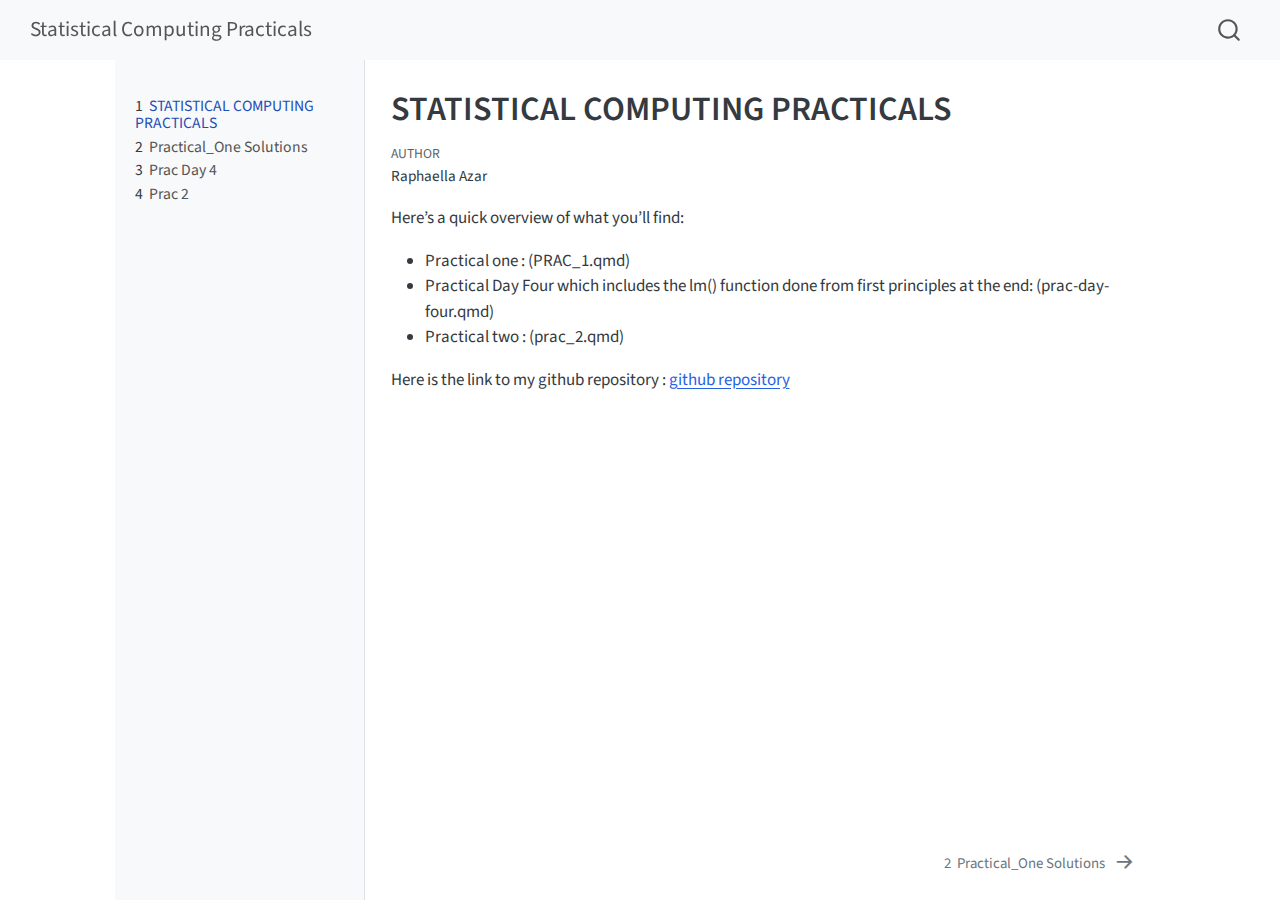
<file: docs/index.html>
<!DOCTYPE html>
<html xmlns="http://www.w3.org/1999/xhtml" lang="en" xml:lang="en"><head>

<meta charset="utf-8">
<meta name="generator" content="quarto-1.5.57">

<meta name="viewport" content="width=device-width, initial-scale=1.0, user-scalable=yes">

<meta name="author" content="Raphaella Azar">

<title>STATISTICAL COMPUTING PRACTICALS</title>
<style>
code{white-space: pre-wrap;}
span.smallcaps{font-variant: small-caps;}
div.columns{display: flex; gap: min(4vw, 1.5em);}
div.column{flex: auto; overflow-x: auto;}
div.hanging-indent{margin-left: 1.5em; text-indent: -1.5em;}
ul.task-list{list-style: none;}
ul.task-list li input[type="checkbox"] {
  width: 0.8em;
  margin: 0 0.8em 0.2em -1em; /* quarto-specific, see https://github.com/quarto-dev/quarto-cli/issues/4556 */ 
  vertical-align: middle;
}
</style>


<script src="site_libs/quarto-nav/quarto-nav.js"></script>
<script src="site_libs/quarto-nav/headroom.min.js"></script>
<script src="site_libs/clipboard/clipboard.min.js"></script>
<script src="site_libs/quarto-search/autocomplete.umd.js"></script>
<script src="site_libs/quarto-search/fuse.min.js"></script>
<script src="site_libs/quarto-search/quarto-search.js"></script>
<meta name="quarto:offset" content="./">
<link href="./PRAC_1.html" rel="next">
<script src="site_libs/quarto-html/quarto.js"></script>
<script src="site_libs/quarto-html/popper.min.js"></script>
<script src="site_libs/quarto-html/tippy.umd.min.js"></script>
<script src="site_libs/quarto-html/anchor.min.js"></script>
<link href="site_libs/quarto-html/tippy.css" rel="stylesheet">
<link href="site_libs/quarto-html/quarto-syntax-highlighting.css" rel="stylesheet" id="quarto-text-highlighting-styles">
<script src="site_libs/bootstrap/bootstrap.min.js"></script>
<link href="site_libs/bootstrap/bootstrap-icons.css" rel="stylesheet">
<link href="site_libs/bootstrap/bootstrap.min.css" rel="stylesheet" id="quarto-bootstrap" data-mode="light">
<script id="quarto-search-options" type="application/json">{
  "location": "navbar",
  "copy-button": false,
  "collapse-after": 3,
  "panel-placement": "end",
  "type": "overlay",
  "limit": 50,
  "keyboard-shortcut": [
    "f",
    "/",
    "s"
  ],
  "show-item-context": false,
  "language": {
    "search-no-results-text": "No results",
    "search-matching-documents-text": "matching documents",
    "search-copy-link-title": "Copy link to search",
    "search-hide-matches-text": "Hide additional matches",
    "search-more-match-text": "more match in this document",
    "search-more-matches-text": "more matches in this document",
    "search-clear-button-title": "Clear",
    "search-text-placeholder": "",
    "search-detached-cancel-button-title": "Cancel",
    "search-submit-button-title": "Submit",
    "search-label": "Search"
  }
}</script>


</head>

<body class="nav-sidebar floating nav-fixed fullcontent">

<div id="quarto-search-results"></div>
  <header id="quarto-header" class="headroom fixed-top">
    <nav class="navbar navbar-expand-lg " data-bs-theme="dark">
      <div class="navbar-container container-fluid">
      <div class="navbar-brand-container mx-auto">
    <a class="navbar-brand" href="./index.html">
    <span class="navbar-title">Statistical Computing Practicals</span>
    </a>
  </div>
        <div class="quarto-navbar-tools tools-end">
</div>
          <div id="quarto-search" class="" title="Search"></div>
      </div> <!-- /container-fluid -->
    </nav>
  <nav class="quarto-secondary-nav">
    <div class="container-fluid d-flex">
      <button type="button" class="quarto-btn-toggle btn" data-bs-toggle="collapse" role="button" data-bs-target=".quarto-sidebar-collapse-item" aria-controls="quarto-sidebar" aria-expanded="false" aria-label="Toggle sidebar navigation" onclick="if (window.quartoToggleHeadroom) { window.quartoToggleHeadroom(); }">
        <i class="bi bi-layout-text-sidebar-reverse"></i>
      </button>
        <nav class="quarto-page-breadcrumbs" aria-label="breadcrumb"><ol class="breadcrumb"><li class="breadcrumb-item"><a href="./index.html"><span class="chapter-number">1</span>&nbsp; <span class="chapter-title">STATISTICAL COMPUTING PRACTICALS</span></a></li></ol></nav>
        <a class="flex-grow-1" role="navigation" data-bs-toggle="collapse" data-bs-target=".quarto-sidebar-collapse-item" aria-controls="quarto-sidebar" aria-expanded="false" aria-label="Toggle sidebar navigation" onclick="if (window.quartoToggleHeadroom) { window.quartoToggleHeadroom(); }">      
        </a>
    </div>
  </nav>
</header>
<!-- content -->
<div id="quarto-content" class="quarto-container page-columns page-rows-contents page-layout-article page-navbar">
<!-- sidebar -->
  <nav id="quarto-sidebar" class="sidebar collapse collapse-horizontal quarto-sidebar-collapse-item sidebar-navigation floating overflow-auto">
    <div class="sidebar-menu-container"> 
    <ul class="list-unstyled mt-1">
        <li class="sidebar-item">
  <div class="sidebar-item-container"> 
  <a href="./index.html" class="sidebar-item-text sidebar-link active">
 <span class="menu-text"><span class="chapter-number">1</span>&nbsp; <span class="chapter-title">STATISTICAL COMPUTING PRACTICALS</span></span></a>
  </div>
</li>
        <li class="sidebar-item">
  <div class="sidebar-item-container"> 
  <a href="./PRAC_1.html" class="sidebar-item-text sidebar-link">
 <span class="menu-text"><span class="chapter-number">2</span>&nbsp; <span class="chapter-title">Practical_One Solutions</span></span></a>
  </div>
</li>
        <li class="sidebar-item">
  <div class="sidebar-item-container"> 
  <a href="./prac-day-four.html" class="sidebar-item-text sidebar-link">
 <span class="menu-text"><span class="chapter-number">3</span>&nbsp; <span class="chapter-title">Prac Day 4</span></span></a>
  </div>
</li>
        <li class="sidebar-item">
  <div class="sidebar-item-container"> 
  <a href="./prac_2.html" class="sidebar-item-text sidebar-link">
 <span class="menu-text"><span class="chapter-number">4</span>&nbsp; <span class="chapter-title">Prac 2</span></span></a>
  </div>
</li>
    </ul>
    </div>
</nav>
<div id="quarto-sidebar-glass" class="quarto-sidebar-collapse-item" data-bs-toggle="collapse" data-bs-target=".quarto-sidebar-collapse-item"></div>
<!-- margin-sidebar -->
    
<!-- main -->
<main class="content" id="quarto-document-content">

<header id="title-block-header" class="quarto-title-block default">
<div class="quarto-title">
<h1 class="title">STATISTICAL COMPUTING PRACTICALS</h1>
</div>



<div class="quarto-title-meta">

    <div>
    <div class="quarto-title-meta-heading">Author</div>
    <div class="quarto-title-meta-contents">
             <p>Raphaella Azar </p>
          </div>
  </div>
    
  
    
  </div>
  


</header>


<p>Here’s a quick overview of what you’ll find:</p>
<ul>
<li>Practical one : (PRAC_1.qmd)<br>
</li>
<li>Practical Day Four which includes the lm() function done from first principles at the end: (prac-day-four.qmd)<br>
</li>
<li>Practical two : (prac_2.qmd)</li>
</ul>
<p>Here is the link to my github repository : <a href="https://github.com/azrrap001/PRACTICALS">github repository</a></p>



</main> <!-- /main -->
<script id="quarto-html-after-body" type="application/javascript">
window.document.addEventListener("DOMContentLoaded", function (event) {
  const toggleBodyColorMode = (bsSheetEl) => {
    const mode = bsSheetEl.getAttribute("data-mode");
    const bodyEl = window.document.querySelector("body");
    if (mode === "dark") {
      bodyEl.classList.add("quarto-dark");
      bodyEl.classList.remove("quarto-light");
    } else {
      bodyEl.classList.add("quarto-light");
      bodyEl.classList.remove("quarto-dark");
    }
  }
  const toggleBodyColorPrimary = () => {
    const bsSheetEl = window.document.querySelector("link#quarto-bootstrap");
    if (bsSheetEl) {
      toggleBodyColorMode(bsSheetEl);
    }
  }
  toggleBodyColorPrimary();  
  const icon = "";
  const anchorJS = new window.AnchorJS();
  anchorJS.options = {
    placement: 'right',
    icon: icon
  };
  anchorJS.add('.anchored');
  const isCodeAnnotation = (el) => {
    for (const clz of el.classList) {
      if (clz.startsWith('code-annotation-')) {                     
        return true;
      }
    }
    return false;
  }
  const onCopySuccess = function(e) {
    // button target
    const button = e.trigger;
    // don't keep focus
    button.blur();
    // flash "checked"
    button.classList.add('code-copy-button-checked');
    var currentTitle = button.getAttribute("title");
    button.setAttribute("title", "Copied!");
    let tooltip;
    if (window.bootstrap) {
      button.setAttribute("data-bs-toggle", "tooltip");
      button.setAttribute("data-bs-placement", "left");
      button.setAttribute("data-bs-title", "Copied!");
      tooltip = new bootstrap.Tooltip(button, 
        { trigger: "manual", 
          customClass: "code-copy-button-tooltip",
          offset: [0, -8]});
      tooltip.show();    
    }
    setTimeout(function() {
      if (tooltip) {
        tooltip.hide();
        button.removeAttribute("data-bs-title");
        button.removeAttribute("data-bs-toggle");
        button.removeAttribute("data-bs-placement");
      }
      button.setAttribute("title", currentTitle);
      button.classList.remove('code-copy-button-checked');
    }, 1000);
    // clear code selection
    e.clearSelection();
  }
  const getTextToCopy = function(trigger) {
      const codeEl = trigger.previousElementSibling.cloneNode(true);
      for (const childEl of codeEl.children) {
        if (isCodeAnnotation(childEl)) {
          childEl.remove();
        }
      }
      return codeEl.innerText;
  }
  const clipboard = new window.ClipboardJS('.code-copy-button:not([data-in-quarto-modal])', {
    text: getTextToCopy
  });
  clipboard.on('success', onCopySuccess);
  if (window.document.getElementById('quarto-embedded-source-code-modal')) {
    // For code content inside modals, clipBoardJS needs to be initialized with a container option
    // TODO: Check when it could be a function (https://github.com/zenorocha/clipboard.js/issues/860)
    const clipboardModal = new window.ClipboardJS('.code-copy-button[data-in-quarto-modal]', {
      text: getTextToCopy,
      container: window.document.getElementById('quarto-embedded-source-code-modal')
    });
    clipboardModal.on('success', onCopySuccess);
  }
    var localhostRegex = new RegExp(/^(?:http|https):\/\/localhost\:?[0-9]*\//);
    var mailtoRegex = new RegExp(/^mailto:/);
      var filterRegex = new RegExp('/' + window.location.host + '/');
    var isInternal = (href) => {
        return filterRegex.test(href) || localhostRegex.test(href) || mailtoRegex.test(href);
    }
    // Inspect non-navigation links and adorn them if external
 	var links = window.document.querySelectorAll('a[href]:not(.nav-link):not(.navbar-brand):not(.toc-action):not(.sidebar-link):not(.sidebar-item-toggle):not(.pagination-link):not(.no-external):not([aria-hidden]):not(.dropdown-item):not(.quarto-navigation-tool):not(.about-link)');
    for (var i=0; i<links.length; i++) {
      const link = links[i];
      if (!isInternal(link.href)) {
        // undo the damage that might have been done by quarto-nav.js in the case of
        // links that we want to consider external
        if (link.dataset.originalHref !== undefined) {
          link.href = link.dataset.originalHref;
        }
      }
    }
  function tippyHover(el, contentFn, onTriggerFn, onUntriggerFn) {
    const config = {
      allowHTML: true,
      maxWidth: 500,
      delay: 100,
      arrow: false,
      appendTo: function(el) {
          return el.parentElement;
      },
      interactive: true,
      interactiveBorder: 10,
      theme: 'quarto',
      placement: 'bottom-start',
    };
    if (contentFn) {
      config.content = contentFn;
    }
    if (onTriggerFn) {
      config.onTrigger = onTriggerFn;
    }
    if (onUntriggerFn) {
      config.onUntrigger = onUntriggerFn;
    }
    window.tippy(el, config); 
  }
  const noterefs = window.document.querySelectorAll('a[role="doc-noteref"]');
  for (var i=0; i<noterefs.length; i++) {
    const ref = noterefs[i];
    tippyHover(ref, function() {
      // use id or data attribute instead here
      let href = ref.getAttribute('data-footnote-href') || ref.getAttribute('href');
      try { href = new URL(href).hash; } catch {}
      const id = href.replace(/^#\/?/, "");
      const note = window.document.getElementById(id);
      if (note) {
        return note.innerHTML;
      } else {
        return "";
      }
    });
  }
  const xrefs = window.document.querySelectorAll('a.quarto-xref');
  const processXRef = (id, note) => {
    // Strip column container classes
    const stripColumnClz = (el) => {
      el.classList.remove("page-full", "page-columns");
      if (el.children) {
        for (const child of el.children) {
          stripColumnClz(child);
        }
      }
    }
    stripColumnClz(note)
    if (id === null || id.startsWith('sec-')) {
      // Special case sections, only their first couple elements
      const container = document.createElement("div");
      if (note.children && note.children.length > 2) {
        container.appendChild(note.children[0].cloneNode(true));
        for (let i = 1; i < note.children.length; i++) {
          const child = note.children[i];
          if (child.tagName === "P" && child.innerText === "") {
            continue;
          } else {
            container.appendChild(child.cloneNode(true));
            break;
          }
        }
        if (window.Quarto?.typesetMath) {
          window.Quarto.typesetMath(container);
        }
        return container.innerHTML
      } else {
        if (window.Quarto?.typesetMath) {
          window.Quarto.typesetMath(note);
        }
        return note.innerHTML;
      }
    } else {
      // Remove any anchor links if they are present
      const anchorLink = note.querySelector('a.anchorjs-link');
      if (anchorLink) {
        anchorLink.remove();
      }
      if (window.Quarto?.typesetMath) {
        window.Quarto.typesetMath(note);
      }
      // TODO in 1.5, we should make sure this works without a callout special case
      if (note.classList.contains("callout")) {
        return note.outerHTML;
      } else {
        return note.innerHTML;
      }
    }
  }
  for (var i=0; i<xrefs.length; i++) {
    const xref = xrefs[i];
    tippyHover(xref, undefined, function(instance) {
      instance.disable();
      let url = xref.getAttribute('href');
      let hash = undefined; 
      if (url.startsWith('#')) {
        hash = url;
      } else {
        try { hash = new URL(url).hash; } catch {}
      }
      if (hash) {
        const id = hash.replace(/^#\/?/, "");
        const note = window.document.getElementById(id);
        if (note !== null) {
          try {
            const html = processXRef(id, note.cloneNode(true));
            instance.setContent(html);
          } finally {
            instance.enable();
            instance.show();
          }
        } else {
          // See if we can fetch this
          fetch(url.split('#')[0])
          .then(res => res.text())
          .then(html => {
            const parser = new DOMParser();
            const htmlDoc = parser.parseFromString(html, "text/html");
            const note = htmlDoc.getElementById(id);
            if (note !== null) {
              const html = processXRef(id, note);
              instance.setContent(html);
            } 
          }).finally(() => {
            instance.enable();
            instance.show();
          });
        }
      } else {
        // See if we can fetch a full url (with no hash to target)
        // This is a special case and we should probably do some content thinning / targeting
        fetch(url)
        .then(res => res.text())
        .then(html => {
          const parser = new DOMParser();
          const htmlDoc = parser.parseFromString(html, "text/html");
          const note = htmlDoc.querySelector('main.content');
          if (note !== null) {
            // This should only happen for chapter cross references
            // (since there is no id in the URL)
            // remove the first header
            if (note.children.length > 0 && note.children[0].tagName === "HEADER") {
              note.children[0].remove();
            }
            const html = processXRef(null, note);
            instance.setContent(html);
          } 
        }).finally(() => {
          instance.enable();
          instance.show();
        });
      }
    }, function(instance) {
    });
  }
      let selectedAnnoteEl;
      const selectorForAnnotation = ( cell, annotation) => {
        let cellAttr = 'data-code-cell="' + cell + '"';
        let lineAttr = 'data-code-annotation="' +  annotation + '"';
        const selector = 'span[' + cellAttr + '][' + lineAttr + ']';
        return selector;
      }
      const selectCodeLines = (annoteEl) => {
        const doc = window.document;
        const targetCell = annoteEl.getAttribute("data-target-cell");
        const targetAnnotation = annoteEl.getAttribute("data-target-annotation");
        const annoteSpan = window.document.querySelector(selectorForAnnotation(targetCell, targetAnnotation));
        const lines = annoteSpan.getAttribute("data-code-lines").split(",");
        const lineIds = lines.map((line) => {
          return targetCell + "-" + line;
        })
        let top = null;
        let height = null;
        let parent = null;
        if (lineIds.length > 0) {
            //compute the position of the single el (top and bottom and make a div)
            const el = window.document.getElementById(lineIds[0]);
            top = el.offsetTop;
            height = el.offsetHeight;
            parent = el.parentElement.parentElement;
          if (lineIds.length > 1) {
            const lastEl = window.document.getElementById(lineIds[lineIds.length - 1]);
            const bottom = lastEl.offsetTop + lastEl.offsetHeight;
            height = bottom - top;
          }
          if (top !== null && height !== null && parent !== null) {
            // cook up a div (if necessary) and position it 
            let div = window.document.getElementById("code-annotation-line-highlight");
            if (div === null) {
              div = window.document.createElement("div");
              div.setAttribute("id", "code-annotation-line-highlight");
              div.style.position = 'absolute';
              parent.appendChild(div);
            }
            div.style.top = top - 2 + "px";
            div.style.height = height + 4 + "px";
            div.style.left = 0;
            let gutterDiv = window.document.getElementById("code-annotation-line-highlight-gutter");
            if (gutterDiv === null) {
              gutterDiv = window.document.createElement("div");
              gutterDiv.setAttribute("id", "code-annotation-line-highlight-gutter");
              gutterDiv.style.position = 'absolute';
              const codeCell = window.document.getElementById(targetCell);
              const gutter = codeCell.querySelector('.code-annotation-gutter');
              gutter.appendChild(gutterDiv);
            }
            gutterDiv.style.top = top - 2 + "px";
            gutterDiv.style.height = height + 4 + "px";
          }
          selectedAnnoteEl = annoteEl;
        }
      };
      const unselectCodeLines = () => {
        const elementsIds = ["code-annotation-line-highlight", "code-annotation-line-highlight-gutter"];
        elementsIds.forEach((elId) => {
          const div = window.document.getElementById(elId);
          if (div) {
            div.remove();
          }
        });
        selectedAnnoteEl = undefined;
      };
        // Handle positioning of the toggle
    window.addEventListener(
      "resize",
      throttle(() => {
        elRect = undefined;
        if (selectedAnnoteEl) {
          selectCodeLines(selectedAnnoteEl);
        }
      }, 10)
    );
    function throttle(fn, ms) {
    let throttle = false;
    let timer;
      return (...args) => {
        if(!throttle) { // first call gets through
            fn.apply(this, args);
            throttle = true;
        } else { // all the others get throttled
            if(timer) clearTimeout(timer); // cancel #2
            timer = setTimeout(() => {
              fn.apply(this, args);
              timer = throttle = false;
            }, ms);
        }
      };
    }
      // Attach click handler to the DT
      const annoteDls = window.document.querySelectorAll('dt[data-target-cell]');
      for (const annoteDlNode of annoteDls) {
        annoteDlNode.addEventListener('click', (event) => {
          const clickedEl = event.target;
          if (clickedEl !== selectedAnnoteEl) {
            unselectCodeLines();
            const activeEl = window.document.querySelector('dt[data-target-cell].code-annotation-active');
            if (activeEl) {
              activeEl.classList.remove('code-annotation-active');
            }
            selectCodeLines(clickedEl);
            clickedEl.classList.add('code-annotation-active');
          } else {
            // Unselect the line
            unselectCodeLines();
            clickedEl.classList.remove('code-annotation-active');
          }
        });
      }
  const findCites = (el) => {
    const parentEl = el.parentElement;
    if (parentEl) {
      const cites = parentEl.dataset.cites;
      if (cites) {
        return {
          el,
          cites: cites.split(' ')
        };
      } else {
        return findCites(el.parentElement)
      }
    } else {
      return undefined;
    }
  };
  var bibliorefs = window.document.querySelectorAll('a[role="doc-biblioref"]');
  for (var i=0; i<bibliorefs.length; i++) {
    const ref = bibliorefs[i];
    const citeInfo = findCites(ref);
    if (citeInfo) {
      tippyHover(citeInfo.el, function() {
        var popup = window.document.createElement('div');
        citeInfo.cites.forEach(function(cite) {
          var citeDiv = window.document.createElement('div');
          citeDiv.classList.add('hanging-indent');
          citeDiv.classList.add('csl-entry');
          var biblioDiv = window.document.getElementById('ref-' + cite);
          if (biblioDiv) {
            citeDiv.innerHTML = biblioDiv.innerHTML;
          }
          popup.appendChild(citeDiv);
        });
        return popup.innerHTML;
      });
    }
  }
});
</script>
<nav class="page-navigation">
  <div class="nav-page nav-page-previous">
  </div>
  <div class="nav-page nav-page-next">
      <a href="./PRAC_1.html" class="pagination-link" aria-label="Practical_One Solutions">
        <span class="nav-page-text"><span class="chapter-number">2</span>&nbsp; <span class="chapter-title">Practical_One Solutions</span></span> <i class="bi bi-arrow-right-short"></i>
      </a>
  </div>
</nav>
</div> <!-- /content -->




</body></html>
</file>
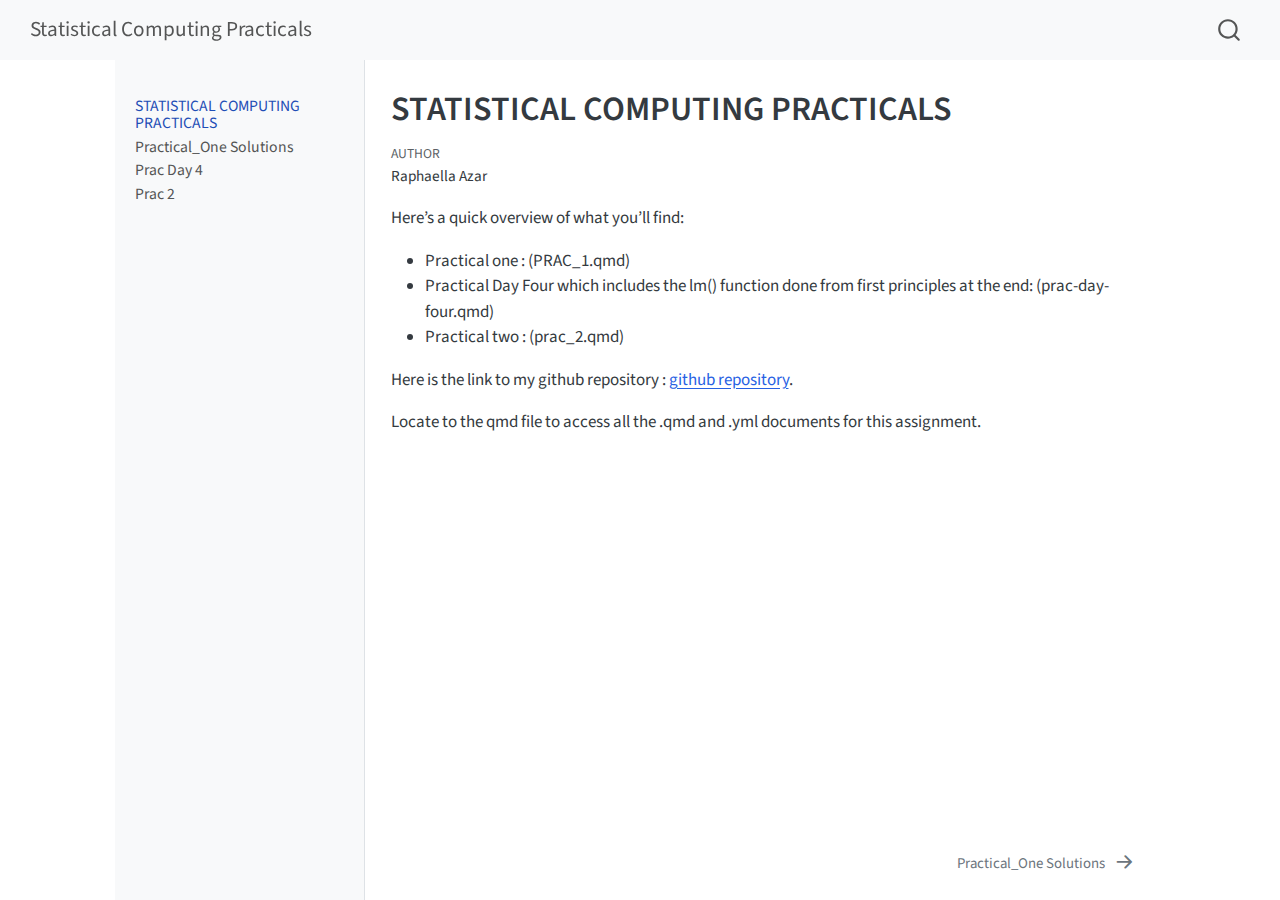
<file: qmd files/docs/index.html>
<!DOCTYPE html>
<html xmlns="http://www.w3.org/1999/xhtml" lang="en" xml:lang="en"><head>

<meta charset="utf-8">
<meta name="generator" content="quarto-1.5.57">

<meta name="viewport" content="width=device-width, initial-scale=1.0, user-scalable=yes">

<meta name="author" content="Raphaella Azar">

<title>STATISTICAL COMPUTING PRACTICALS</title>
<style>
code{white-space: pre-wrap;}
span.smallcaps{font-variant: small-caps;}
div.columns{display: flex; gap: min(4vw, 1.5em);}
div.column{flex: auto; overflow-x: auto;}
div.hanging-indent{margin-left: 1.5em; text-indent: -1.5em;}
ul.task-list{list-style: none;}
ul.task-list li input[type="checkbox"] {
  width: 0.8em;
  margin: 0 0.8em 0.2em -1em; /* quarto-specific, see https://github.com/quarto-dev/quarto-cli/issues/4556 */ 
  vertical-align: middle;
}
</style>


<script src="site_libs/quarto-nav/quarto-nav.js"></script>
<script src="site_libs/quarto-nav/headroom.min.js"></script>
<script src="site_libs/clipboard/clipboard.min.js"></script>
<script src="site_libs/quarto-search/autocomplete.umd.js"></script>
<script src="site_libs/quarto-search/fuse.min.js"></script>
<script src="site_libs/quarto-search/quarto-search.js"></script>
<meta name="quarto:offset" content="./">
<link href="./PRAC_1.html" rel="next">
<script src="site_libs/quarto-html/quarto.js"></script>
<script src="site_libs/quarto-html/popper.min.js"></script>
<script src="site_libs/quarto-html/tippy.umd.min.js"></script>
<script src="site_libs/quarto-html/anchor.min.js"></script>
<link href="site_libs/quarto-html/tippy.css" rel="stylesheet">
<link href="site_libs/quarto-html/quarto-syntax-highlighting.css" rel="stylesheet" id="quarto-text-highlighting-styles">
<script src="site_libs/bootstrap/bootstrap.min.js"></script>
<link href="site_libs/bootstrap/bootstrap-icons.css" rel="stylesheet">
<link href="site_libs/bootstrap/bootstrap.min.css" rel="stylesheet" id="quarto-bootstrap" data-mode="light">
<script id="quarto-search-options" type="application/json">{
  "location": "navbar",
  "copy-button": false,
  "collapse-after": 3,
  "panel-placement": "end",
  "type": "overlay",
  "limit": 50,
  "keyboard-shortcut": [
    "f",
    "/",
    "s"
  ],
  "show-item-context": false,
  "language": {
    "search-no-results-text": "No results",
    "search-matching-documents-text": "matching documents",
    "search-copy-link-title": "Copy link to search",
    "search-hide-matches-text": "Hide additional matches",
    "search-more-match-text": "more match in this document",
    "search-more-matches-text": "more matches in this document",
    "search-clear-button-title": "Clear",
    "search-text-placeholder": "",
    "search-detached-cancel-button-title": "Cancel",
    "search-submit-button-title": "Submit",
    "search-label": "Search"
  }
}</script>


</head>

<body class="nav-sidebar floating nav-fixed fullcontent">

<div id="quarto-search-results"></div>
  <header id="quarto-header" class="headroom fixed-top">
    <nav class="navbar navbar-expand-lg " data-bs-theme="dark">
      <div class="navbar-container container-fluid">
      <div class="navbar-brand-container mx-auto">
    <a class="navbar-brand" href="./index.html">
    <span class="navbar-title">Statistical Computing Practicals</span>
    </a>
  </div>
        <div class="quarto-navbar-tools tools-end">
</div>
          <div id="quarto-search" class="" title="Search"></div>
      </div> <!-- /container-fluid -->
    </nav>
  <nav class="quarto-secondary-nav">
    <div class="container-fluid d-flex">
      <button type="button" class="quarto-btn-toggle btn" data-bs-toggle="collapse" role="button" data-bs-target=".quarto-sidebar-collapse-item" aria-controls="quarto-sidebar" aria-expanded="false" aria-label="Toggle sidebar navigation" onclick="if (window.quartoToggleHeadroom) { window.quartoToggleHeadroom(); }">
        <i class="bi bi-layout-text-sidebar-reverse"></i>
      </button>
        <nav class="quarto-page-breadcrumbs" aria-label="breadcrumb"><ol class="breadcrumb"><li class="breadcrumb-item"><a href="./index.html"><span class="chapter-title">STATISTICAL COMPUTING PRACTICALS</span></a></li></ol></nav>
        <a class="flex-grow-1" role="navigation" data-bs-toggle="collapse" data-bs-target=".quarto-sidebar-collapse-item" aria-controls="quarto-sidebar" aria-expanded="false" aria-label="Toggle sidebar navigation" onclick="if (window.quartoToggleHeadroom) { window.quartoToggleHeadroom(); }">      
        </a>
    </div>
  </nav>
</header>
<!-- content -->
<div id="quarto-content" class="quarto-container page-columns page-rows-contents page-layout-article page-navbar">
<!-- sidebar -->
  <nav id="quarto-sidebar" class="sidebar collapse collapse-horizontal quarto-sidebar-collapse-item sidebar-navigation floating overflow-auto">
    <div class="sidebar-menu-container"> 
    <ul class="list-unstyled mt-1">
        <li class="sidebar-item">
  <div class="sidebar-item-container"> 
  <a href="./index.html" class="sidebar-item-text sidebar-link active"><span class="chapter-title">STATISTICAL COMPUTING PRACTICALS</span></a>
  </div>
</li>
        <li class="sidebar-item">
  <div class="sidebar-item-container"> 
  <a href="./PRAC_1.html" class="sidebar-item-text sidebar-link"><span class="chapter-title">Practical_One Solutions</span></a>
  </div>
</li>
        <li class="sidebar-item">
  <div class="sidebar-item-container"> 
  <a href="./prac-day-four.html" class="sidebar-item-text sidebar-link"><span class="chapter-title">Prac Day 4</span></a>
  </div>
</li>
        <li class="sidebar-item">
  <div class="sidebar-item-container"> 
  <a href="./prac_2.html" class="sidebar-item-text sidebar-link"><span class="chapter-title">Prac 2</span></a>
  </div>
</li>
    </ul>
    </div>
</nav>
<div id="quarto-sidebar-glass" class="quarto-sidebar-collapse-item" data-bs-toggle="collapse" data-bs-target=".quarto-sidebar-collapse-item"></div>
<!-- margin-sidebar -->
    
<!-- main -->
<main class="content" id="quarto-document-content">

<header id="title-block-header" class="quarto-title-block default">
<div class="quarto-title">
<h1 class="title">STATISTICAL COMPUTING PRACTICALS</h1>
</div>



<div class="quarto-title-meta">

    <div>
    <div class="quarto-title-meta-heading">Author</div>
    <div class="quarto-title-meta-contents">
             <p>Raphaella Azar </p>
          </div>
  </div>
    
  
    
  </div>
  


</header>


<p>Here’s a quick overview of what you’ll find:</p>
<ul>
<li>Practical one : (PRAC_1.qmd)<br>
</li>
<li>Practical Day Four which includes the lm() function done from first principles at the end: (prac-day-four.qmd)<br>
</li>
<li>Practical two : (prac_2.qmd)</li>
</ul>
<p>Here is the link to my github repository : <a href="https://github.com/azrrap001/PRACTICALS">github repository</a>.</p>
<p>Locate to the qmd file to access all the .qmd and .yml documents for this assignment.</p>



</main> <!-- /main -->
<script id="quarto-html-after-body" type="application/javascript">
window.document.addEventListener("DOMContentLoaded", function (event) {
  const toggleBodyColorMode = (bsSheetEl) => {
    const mode = bsSheetEl.getAttribute("data-mode");
    const bodyEl = window.document.querySelector("body");
    if (mode === "dark") {
      bodyEl.classList.add("quarto-dark");
      bodyEl.classList.remove("quarto-light");
    } else {
      bodyEl.classList.add("quarto-light");
      bodyEl.classList.remove("quarto-dark");
    }
  }
  const toggleBodyColorPrimary = () => {
    const bsSheetEl = window.document.querySelector("link#quarto-bootstrap");
    if (bsSheetEl) {
      toggleBodyColorMode(bsSheetEl);
    }
  }
  toggleBodyColorPrimary();  
  const icon = "";
  const anchorJS = new window.AnchorJS();
  anchorJS.options = {
    placement: 'right',
    icon: icon
  };
  anchorJS.add('.anchored');
  const isCodeAnnotation = (el) => {
    for (const clz of el.classList) {
      if (clz.startsWith('code-annotation-')) {                     
        return true;
      }
    }
    return false;
  }
  const onCopySuccess = function(e) {
    // button target
    const button = e.trigger;
    // don't keep focus
    button.blur();
    // flash "checked"
    button.classList.add('code-copy-button-checked');
    var currentTitle = button.getAttribute("title");
    button.setAttribute("title", "Copied!");
    let tooltip;
    if (window.bootstrap) {
      button.setAttribute("data-bs-toggle", "tooltip");
      button.setAttribute("data-bs-placement", "left");
      button.setAttribute("data-bs-title", "Copied!");
      tooltip = new bootstrap.Tooltip(button, 
        { trigger: "manual", 
          customClass: "code-copy-button-tooltip",
          offset: [0, -8]});
      tooltip.show();    
    }
    setTimeout(function() {
      if (tooltip) {
        tooltip.hide();
        button.removeAttribute("data-bs-title");
        button.removeAttribute("data-bs-toggle");
        button.removeAttribute("data-bs-placement");
      }
      button.setAttribute("title", currentTitle);
      button.classList.remove('code-copy-button-checked');
    }, 1000);
    // clear code selection
    e.clearSelection();
  }
  const getTextToCopy = function(trigger) {
      const codeEl = trigger.previousElementSibling.cloneNode(true);
      for (const childEl of codeEl.children) {
        if (isCodeAnnotation(childEl)) {
          childEl.remove();
        }
      }
      return codeEl.innerText;
  }
  const clipboard = new window.ClipboardJS('.code-copy-button:not([data-in-quarto-modal])', {
    text: getTextToCopy
  });
  clipboard.on('success', onCopySuccess);
  if (window.document.getElementById('quarto-embedded-source-code-modal')) {
    // For code content inside modals, clipBoardJS needs to be initialized with a container option
    // TODO: Check when it could be a function (https://github.com/zenorocha/clipboard.js/issues/860)
    const clipboardModal = new window.ClipboardJS('.code-copy-button[data-in-quarto-modal]', {
      text: getTextToCopy,
      container: window.document.getElementById('quarto-embedded-source-code-modal')
    });
    clipboardModal.on('success', onCopySuccess);
  }
    var localhostRegex = new RegExp(/^(?:http|https):\/\/localhost\:?[0-9]*\//);
    var mailtoRegex = new RegExp(/^mailto:/);
      var filterRegex = new RegExp('/' + window.location.host + '/');
    var isInternal = (href) => {
        return filterRegex.test(href) || localhostRegex.test(href) || mailtoRegex.test(href);
    }
    // Inspect non-navigation links and adorn them if external
 	var links = window.document.querySelectorAll('a[href]:not(.nav-link):not(.navbar-brand):not(.toc-action):not(.sidebar-link):not(.sidebar-item-toggle):not(.pagination-link):not(.no-external):not([aria-hidden]):not(.dropdown-item):not(.quarto-navigation-tool):not(.about-link)');
    for (var i=0; i<links.length; i++) {
      const link = links[i];
      if (!isInternal(link.href)) {
        // undo the damage that might have been done by quarto-nav.js in the case of
        // links that we want to consider external
        if (link.dataset.originalHref !== undefined) {
          link.href = link.dataset.originalHref;
        }
      }
    }
  function tippyHover(el, contentFn, onTriggerFn, onUntriggerFn) {
    const config = {
      allowHTML: true,
      maxWidth: 500,
      delay: 100,
      arrow: false,
      appendTo: function(el) {
          return el.parentElement;
      },
      interactive: true,
      interactiveBorder: 10,
      theme: 'quarto',
      placement: 'bottom-start',
    };
    if (contentFn) {
      config.content = contentFn;
    }
    if (onTriggerFn) {
      config.onTrigger = onTriggerFn;
    }
    if (onUntriggerFn) {
      config.onUntrigger = onUntriggerFn;
    }
    window.tippy(el, config); 
  }
  const noterefs = window.document.querySelectorAll('a[role="doc-noteref"]');
  for (var i=0; i<noterefs.length; i++) {
    const ref = noterefs[i];
    tippyHover(ref, function() {
      // use id or data attribute instead here
      let href = ref.getAttribute('data-footnote-href') || ref.getAttribute('href');
      try { href = new URL(href).hash; } catch {}
      const id = href.replace(/^#\/?/, "");
      const note = window.document.getElementById(id);
      if (note) {
        return note.innerHTML;
      } else {
        return "";
      }
    });
  }
  const xrefs = window.document.querySelectorAll('a.quarto-xref');
  const processXRef = (id, note) => {
    // Strip column container classes
    const stripColumnClz = (el) => {
      el.classList.remove("page-full", "page-columns");
      if (el.children) {
        for (const child of el.children) {
          stripColumnClz(child);
        }
      }
    }
    stripColumnClz(note)
    if (id === null || id.startsWith('sec-')) {
      // Special case sections, only their first couple elements
      const container = document.createElement("div");
      if (note.children && note.children.length > 2) {
        container.appendChild(note.children[0].cloneNode(true));
        for (let i = 1; i < note.children.length; i++) {
          const child = note.children[i];
          if (child.tagName === "P" && child.innerText === "") {
            continue;
          } else {
            container.appendChild(child.cloneNode(true));
            break;
          }
        }
        if (window.Quarto?.typesetMath) {
          window.Quarto.typesetMath(container);
        }
        return container.innerHTML
      } else {
        if (window.Quarto?.typesetMath) {
          window.Quarto.typesetMath(note);
        }
        return note.innerHTML;
      }
    } else {
      // Remove any anchor links if they are present
      const anchorLink = note.querySelector('a.anchorjs-link');
      if (anchorLink) {
        anchorLink.remove();
      }
      if (window.Quarto?.typesetMath) {
        window.Quarto.typesetMath(note);
      }
      // TODO in 1.5, we should make sure this works without a callout special case
      if (note.classList.contains("callout")) {
        return note.outerHTML;
      } else {
        return note.innerHTML;
      }
    }
  }
  for (var i=0; i<xrefs.length; i++) {
    const xref = xrefs[i];
    tippyHover(xref, undefined, function(instance) {
      instance.disable();
      let url = xref.getAttribute('href');
      let hash = undefined; 
      if (url.startsWith('#')) {
        hash = url;
      } else {
        try { hash = new URL(url).hash; } catch {}
      }
      if (hash) {
        const id = hash.replace(/^#\/?/, "");
        const note = window.document.getElementById(id);
        if (note !== null) {
          try {
            const html = processXRef(id, note.cloneNode(true));
            instance.setContent(html);
          } finally {
            instance.enable();
            instance.show();
          }
        } else {
          // See if we can fetch this
          fetch(url.split('#')[0])
          .then(res => res.text())
          .then(html => {
            const parser = new DOMParser();
            const htmlDoc = parser.parseFromString(html, "text/html");
            const note = htmlDoc.getElementById(id);
            if (note !== null) {
              const html = processXRef(id, note);
              instance.setContent(html);
            } 
          }).finally(() => {
            instance.enable();
            instance.show();
          });
        }
      } else {
        // See if we can fetch a full url (with no hash to target)
        // This is a special case and we should probably do some content thinning / targeting
        fetch(url)
        .then(res => res.text())
        .then(html => {
          const parser = new DOMParser();
          const htmlDoc = parser.parseFromString(html, "text/html");
          const note = htmlDoc.querySelector('main.content');
          if (note !== null) {
            // This should only happen for chapter cross references
            // (since there is no id in the URL)
            // remove the first header
            if (note.children.length > 0 && note.children[0].tagName === "HEADER") {
              note.children[0].remove();
            }
            const html = processXRef(null, note);
            instance.setContent(html);
          } 
        }).finally(() => {
          instance.enable();
          instance.show();
        });
      }
    }, function(instance) {
    });
  }
      let selectedAnnoteEl;
      const selectorForAnnotation = ( cell, annotation) => {
        let cellAttr = 'data-code-cell="' + cell + '"';
        let lineAttr = 'data-code-annotation="' +  annotation + '"';
        const selector = 'span[' + cellAttr + '][' + lineAttr + ']';
        return selector;
      }
      const selectCodeLines = (annoteEl) => {
        const doc = window.document;
        const targetCell = annoteEl.getAttribute("data-target-cell");
        const targetAnnotation = annoteEl.getAttribute("data-target-annotation");
        const annoteSpan = window.document.querySelector(selectorForAnnotation(targetCell, targetAnnotation));
        const lines = annoteSpan.getAttribute("data-code-lines").split(",");
        const lineIds = lines.map((line) => {
          return targetCell + "-" + line;
        })
        let top = null;
        let height = null;
        let parent = null;
        if (lineIds.length > 0) {
            //compute the position of the single el (top and bottom and make a div)
            const el = window.document.getElementById(lineIds[0]);
            top = el.offsetTop;
            height = el.offsetHeight;
            parent = el.parentElement.parentElement;
          if (lineIds.length > 1) {
            const lastEl = window.document.getElementById(lineIds[lineIds.length - 1]);
            const bottom = lastEl.offsetTop + lastEl.offsetHeight;
            height = bottom - top;
          }
          if (top !== null && height !== null && parent !== null) {
            // cook up a div (if necessary) and position it 
            let div = window.document.getElementById("code-annotation-line-highlight");
            if (div === null) {
              div = window.document.createElement("div");
              div.setAttribute("id", "code-annotation-line-highlight");
              div.style.position = 'absolute';
              parent.appendChild(div);
            }
            div.style.top = top - 2 + "px";
            div.style.height = height + 4 + "px";
            div.style.left = 0;
            let gutterDiv = window.document.getElementById("code-annotation-line-highlight-gutter");
            if (gutterDiv === null) {
              gutterDiv = window.document.createElement("div");
              gutterDiv.setAttribute("id", "code-annotation-line-highlight-gutter");
              gutterDiv.style.position = 'absolute';
              const codeCell = window.document.getElementById(targetCell);
              const gutter = codeCell.querySelector('.code-annotation-gutter');
              gutter.appendChild(gutterDiv);
            }
            gutterDiv.style.top = top - 2 + "px";
            gutterDiv.style.height = height + 4 + "px";
          }
          selectedAnnoteEl = annoteEl;
        }
      };
      const unselectCodeLines = () => {
        const elementsIds = ["code-annotation-line-highlight", "code-annotation-line-highlight-gutter"];
        elementsIds.forEach((elId) => {
          const div = window.document.getElementById(elId);
          if (div) {
            div.remove();
          }
        });
        selectedAnnoteEl = undefined;
      };
        // Handle positioning of the toggle
    window.addEventListener(
      "resize",
      throttle(() => {
        elRect = undefined;
        if (selectedAnnoteEl) {
          selectCodeLines(selectedAnnoteEl);
        }
      }, 10)
    );
    function throttle(fn, ms) {
    let throttle = false;
    let timer;
      return (...args) => {
        if(!throttle) { // first call gets through
            fn.apply(this, args);
            throttle = true;
        } else { // all the others get throttled
            if(timer) clearTimeout(timer); // cancel #2
            timer = setTimeout(() => {
              fn.apply(this, args);
              timer = throttle = false;
            }, ms);
        }
      };
    }
      // Attach click handler to the DT
      const annoteDls = window.document.querySelectorAll('dt[data-target-cell]');
      for (const annoteDlNode of annoteDls) {
        annoteDlNode.addEventListener('click', (event) => {
          const clickedEl = event.target;
          if (clickedEl !== selectedAnnoteEl) {
            unselectCodeLines();
            const activeEl = window.document.querySelector('dt[data-target-cell].code-annotation-active');
            if (activeEl) {
              activeEl.classList.remove('code-annotation-active');
            }
            selectCodeLines(clickedEl);
            clickedEl.classList.add('code-annotation-active');
          } else {
            // Unselect the line
            unselectCodeLines();
            clickedEl.classList.remove('code-annotation-active');
          }
        });
      }
  const findCites = (el) => {
    const parentEl = el.parentElement;
    if (parentEl) {
      const cites = parentEl.dataset.cites;
      if (cites) {
        return {
          el,
          cites: cites.split(' ')
        };
      } else {
        return findCites(el.parentElement)
      }
    } else {
      return undefined;
    }
  };
  var bibliorefs = window.document.querySelectorAll('a[role="doc-biblioref"]');
  for (var i=0; i<bibliorefs.length; i++) {
    const ref = bibliorefs[i];
    const citeInfo = findCites(ref);
    if (citeInfo) {
      tippyHover(citeInfo.el, function() {
        var popup = window.document.createElement('div');
        citeInfo.cites.forEach(function(cite) {
          var citeDiv = window.document.createElement('div');
          citeDiv.classList.add('hanging-indent');
          citeDiv.classList.add('csl-entry');
          var biblioDiv = window.document.getElementById('ref-' + cite);
          if (biblioDiv) {
            citeDiv.innerHTML = biblioDiv.innerHTML;
          }
          popup.appendChild(citeDiv);
        });
        return popup.innerHTML;
      });
    }
  }
});
</script>
<nav class="page-navigation">
  <div class="nav-page nav-page-previous">
  </div>
  <div class="nav-page nav-page-next">
      <a href="./PRAC_1.html" class="pagination-link" aria-label="Practical_One Solutions">
        <span class="nav-page-text"><span class="chapter-title">Practical_One Solutions</span></span> <i class="bi bi-arrow-right-short"></i>
      </a>
  </div>
</nav>
</div> <!-- /content -->




</body></html>
</file>
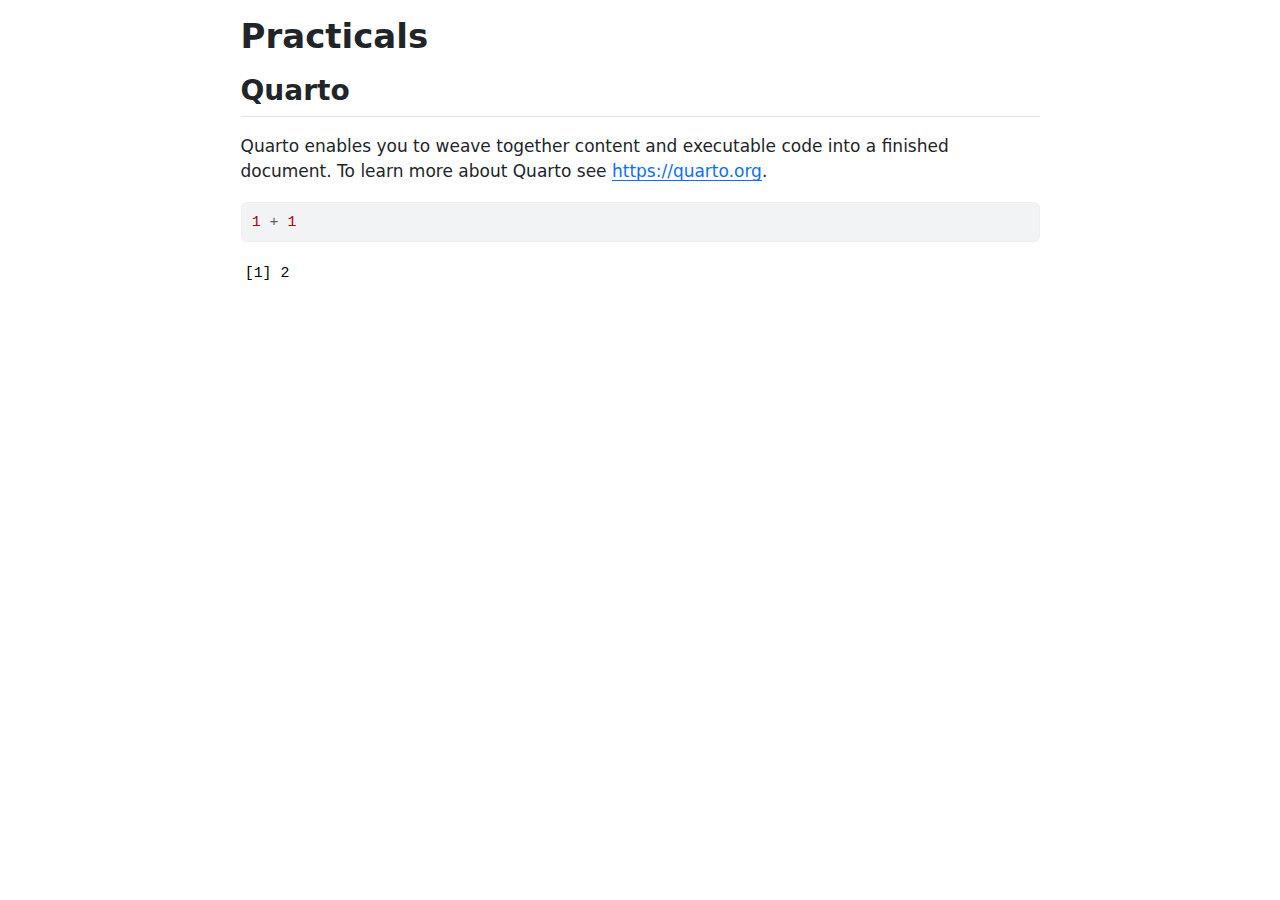
<file: Practicals.html>
<!DOCTYPE html>
<html xmlns="http://www.w3.org/1999/xhtml" lang="en" xml:lang="en"><head>

<meta charset="utf-8">
<meta name="generator" content="quarto-1.5.57">

<meta name="viewport" content="width=device-width, initial-scale=1.0, user-scalable=yes">


<title>Practicals</title>
<style>
code{white-space: pre-wrap;}
span.smallcaps{font-variant: small-caps;}
div.columns{display: flex; gap: min(4vw, 1.5em);}
div.column{flex: auto; overflow-x: auto;}
div.hanging-indent{margin-left: 1.5em; text-indent: -1.5em;}
ul.task-list{list-style: none;}
ul.task-list li input[type="checkbox"] {
  width: 0.8em;
  margin: 0 0.8em 0.2em -1em; /* quarto-specific, see https://github.com/quarto-dev/quarto-cli/issues/4556 */ 
  vertical-align: middle;
}
/* CSS for syntax highlighting */
pre > code.sourceCode { white-space: pre; position: relative; }
pre > code.sourceCode > span { line-height: 1.25; }
pre > code.sourceCode > span:empty { height: 1.2em; }
.sourceCode { overflow: visible; }
code.sourceCode > span { color: inherit; text-decoration: inherit; }
div.sourceCode { margin: 1em 0; }
pre.sourceCode { margin: 0; }
@media screen {
div.sourceCode { overflow: auto; }
}
@media print {
pre > code.sourceCode { white-space: pre-wrap; }
pre > code.sourceCode > span { display: inline-block; text-indent: -5em; padding-left: 5em; }
}
pre.numberSource code
  { counter-reset: source-line 0; }
pre.numberSource code > span
  { position: relative; left: -4em; counter-increment: source-line; }
pre.numberSource code > span > a:first-child::before
  { content: counter(source-line);
    position: relative; left: -1em; text-align: right; vertical-align: baseline;
    border: none; display: inline-block;
    -webkit-touch-callout: none; -webkit-user-select: none;
    -khtml-user-select: none; -moz-user-select: none;
    -ms-user-select: none; user-select: none;
    padding: 0 4px; width: 4em;
  }
pre.numberSource { margin-left: 3em;  padding-left: 4px; }
div.sourceCode
  {   }
@media screen {
pre > code.sourceCode > span > a:first-child::before { text-decoration: underline; }
}
</style>


<script src="Practicals_files/libs/clipboard/clipboard.min.js"></script>
<script src="Practicals_files/libs/quarto-html/quarto.js"></script>
<script src="Practicals_files/libs/quarto-html/popper.min.js"></script>
<script src="Practicals_files/libs/quarto-html/tippy.umd.min.js"></script>
<script src="Practicals_files/libs/quarto-html/anchor.min.js"></script>
<link href="Practicals_files/libs/quarto-html/tippy.css" rel="stylesheet">
<link href="Practicals_files/libs/quarto-html/quarto-syntax-highlighting.css" rel="stylesheet" id="quarto-text-highlighting-styles">
<script src="Practicals_files/libs/bootstrap/bootstrap.min.js"></script>
<link href="Practicals_files/libs/bootstrap/bootstrap-icons.css" rel="stylesheet">
<link href="Practicals_files/libs/bootstrap/bootstrap.min.css" rel="stylesheet" id="quarto-bootstrap" data-mode="light">


</head>

<body class="fullcontent">

<div id="quarto-content" class="page-columns page-rows-contents page-layout-article">

<main class="content" id="quarto-document-content">

<header id="title-block-header" class="quarto-title-block default">
<div class="quarto-title">
<h1 class="title">Practicals</h1>
</div>



<div class="quarto-title-meta">

    
  
    
  </div>
  


</header>


<section id="quarto" class="level2">
<h2 class="anchored" data-anchor-id="quarto">Quarto</h2>
<p>Quarto enables you to weave together content and executable code into a finished document. To learn more about Quarto see <a href="https://quarto.org" class="uri">https://quarto.org</a>.</p>
<div class="cell">
<div class="sourceCode cell-code" id="cb1"><pre class="sourceCode r code-with-copy"><code class="sourceCode r"><span id="cb1-1"><a href="#cb1-1" aria-hidden="true" tabindex="-1"></a><span class="dv">1</span> <span class="sc">+</span> <span class="dv">1</span></span></code><button title="Copy to Clipboard" class="code-copy-button"><i class="bi"></i></button></pre></div>
<div class="cell-output cell-output-stdout">
<pre><code>[1] 2</code></pre>
</div>
</div>
</section>

</main>
<!-- /main column -->
<script id="quarto-html-after-body" type="application/javascript">
window.document.addEventListener("DOMContentLoaded", function (event) {
  const toggleBodyColorMode = (bsSheetEl) => {
    const mode = bsSheetEl.getAttribute("data-mode");
    const bodyEl = window.document.querySelector("body");
    if (mode === "dark") {
      bodyEl.classList.add("quarto-dark");
      bodyEl.classList.remove("quarto-light");
    } else {
      bodyEl.classList.add("quarto-light");
      bodyEl.classList.remove("quarto-dark");
    }
  }
  const toggleBodyColorPrimary = () => {
    const bsSheetEl = window.document.querySelector("link#quarto-bootstrap");
    if (bsSheetEl) {
      toggleBodyColorMode(bsSheetEl);
    }
  }
  toggleBodyColorPrimary();  
  const icon = "";
  const anchorJS = new window.AnchorJS();
  anchorJS.options = {
    placement: 'right',
    icon: icon
  };
  anchorJS.add('.anchored');
  const isCodeAnnotation = (el) => {
    for (const clz of el.classList) {
      if (clz.startsWith('code-annotation-')) {                     
        return true;
      }
    }
    return false;
  }
  const onCopySuccess = function(e) {
    // button target
    const button = e.trigger;
    // don't keep focus
    button.blur();
    // flash "checked"
    button.classList.add('code-copy-button-checked');
    var currentTitle = button.getAttribute("title");
    button.setAttribute("title", "Copied!");
    let tooltip;
    if (window.bootstrap) {
      button.setAttribute("data-bs-toggle", "tooltip");
      button.setAttribute("data-bs-placement", "left");
      button.setAttribute("data-bs-title", "Copied!");
      tooltip = new bootstrap.Tooltip(button, 
        { trigger: "manual", 
          customClass: "code-copy-button-tooltip",
          offset: [0, -8]});
      tooltip.show();    
    }
    setTimeout(function() {
      if (tooltip) {
        tooltip.hide();
        button.removeAttribute("data-bs-title");
        button.removeAttribute("data-bs-toggle");
        button.removeAttribute("data-bs-placement");
      }
      button.setAttribute("title", currentTitle);
      button.classList.remove('code-copy-button-checked');
    }, 1000);
    // clear code selection
    e.clearSelection();
  }
  const getTextToCopy = function(trigger) {
      const codeEl = trigger.previousElementSibling.cloneNode(true);
      for (const childEl of codeEl.children) {
        if (isCodeAnnotation(childEl)) {
          childEl.remove();
        }
      }
      return codeEl.innerText;
  }
  const clipboard = new window.ClipboardJS('.code-copy-button:not([data-in-quarto-modal])', {
    text: getTextToCopy
  });
  clipboard.on('success', onCopySuccess);
  if (window.document.getElementById('quarto-embedded-source-code-modal')) {
    // For code content inside modals, clipBoardJS needs to be initialized with a container option
    // TODO: Check when it could be a function (https://github.com/zenorocha/clipboard.js/issues/860)
    const clipboardModal = new window.ClipboardJS('.code-copy-button[data-in-quarto-modal]', {
      text: getTextToCopy,
      container: window.document.getElementById('quarto-embedded-source-code-modal')
    });
    clipboardModal.on('success', onCopySuccess);
  }
    var localhostRegex = new RegExp(/^(?:http|https):\/\/localhost\:?[0-9]*\//);
    var mailtoRegex = new RegExp(/^mailto:/);
      var filterRegex = new RegExp('/' + window.location.host + '/');
    var isInternal = (href) => {
        return filterRegex.test(href) || localhostRegex.test(href) || mailtoRegex.test(href);
    }
    // Inspect non-navigation links and adorn them if external
 	var links = window.document.querySelectorAll('a[href]:not(.nav-link):not(.navbar-brand):not(.toc-action):not(.sidebar-link):not(.sidebar-item-toggle):not(.pagination-link):not(.no-external):not([aria-hidden]):not(.dropdown-item):not(.quarto-navigation-tool):not(.about-link)');
    for (var i=0; i<links.length; i++) {
      const link = links[i];
      if (!isInternal(link.href)) {
        // undo the damage that might have been done by quarto-nav.js in the case of
        // links that we want to consider external
        if (link.dataset.originalHref !== undefined) {
          link.href = link.dataset.originalHref;
        }
      }
    }
  function tippyHover(el, contentFn, onTriggerFn, onUntriggerFn) {
    const config = {
      allowHTML: true,
      maxWidth: 500,
      delay: 100,
      arrow: false,
      appendTo: function(el) {
          return el.parentElement;
      },
      interactive: true,
      interactiveBorder: 10,
      theme: 'quarto',
      placement: 'bottom-start',
    };
    if (contentFn) {
      config.content = contentFn;
    }
    if (onTriggerFn) {
      config.onTrigger = onTriggerFn;
    }
    if (onUntriggerFn) {
      config.onUntrigger = onUntriggerFn;
    }
    window.tippy(el, config); 
  }
  const noterefs = window.document.querySelectorAll('a[role="doc-noteref"]');
  for (var i=0; i<noterefs.length; i++) {
    const ref = noterefs[i];
    tippyHover(ref, function() {
      // use id or data attribute instead here
      let href = ref.getAttribute('data-footnote-href') || ref.getAttribute('href');
      try { href = new URL(href).hash; } catch {}
      const id = href.replace(/^#\/?/, "");
      const note = window.document.getElementById(id);
      if (note) {
        return note.innerHTML;
      } else {
        return "";
      }
    });
  }
  const xrefs = window.document.querySelectorAll('a.quarto-xref');
  const processXRef = (id, note) => {
    // Strip column container classes
    const stripColumnClz = (el) => {
      el.classList.remove("page-full", "page-columns");
      if (el.children) {
        for (const child of el.children) {
          stripColumnClz(child);
        }
      }
    }
    stripColumnClz(note)
    if (id === null || id.startsWith('sec-')) {
      // Special case sections, only their first couple elements
      const container = document.createElement("div");
      if (note.children && note.children.length > 2) {
        container.appendChild(note.children[0].cloneNode(true));
        for (let i = 1; i < note.children.length; i++) {
          const child = note.children[i];
          if (child.tagName === "P" && child.innerText === "") {
            continue;
          } else {
            container.appendChild(child.cloneNode(true));
            break;
          }
        }
        if (window.Quarto?.typesetMath) {
          window.Quarto.typesetMath(container);
        }
        return container.innerHTML
      } else {
        if (window.Quarto?.typesetMath) {
          window.Quarto.typesetMath(note);
        }
        return note.innerHTML;
      }
    } else {
      // Remove any anchor links if they are present
      const anchorLink = note.querySelector('a.anchorjs-link');
      if (anchorLink) {
        anchorLink.remove();
      }
      if (window.Quarto?.typesetMath) {
        window.Quarto.typesetMath(note);
      }
      // TODO in 1.5, we should make sure this works without a callout special case
      if (note.classList.contains("callout")) {
        return note.outerHTML;
      } else {
        return note.innerHTML;
      }
    }
  }
  for (var i=0; i<xrefs.length; i++) {
    const xref = xrefs[i];
    tippyHover(xref, undefined, function(instance) {
      instance.disable();
      let url = xref.getAttribute('href');
      let hash = undefined; 
      if (url.startsWith('#')) {
        hash = url;
      } else {
        try { hash = new URL(url).hash; } catch {}
      }
      if (hash) {
        const id = hash.replace(/^#\/?/, "");
        const note = window.document.getElementById(id);
        if (note !== null) {
          try {
            const html = processXRef(id, note.cloneNode(true));
            instance.setContent(html);
          } finally {
            instance.enable();
            instance.show();
          }
        } else {
          // See if we can fetch this
          fetch(url.split('#')[0])
          .then(res => res.text())
          .then(html => {
            const parser = new DOMParser();
            const htmlDoc = parser.parseFromString(html, "text/html");
            const note = htmlDoc.getElementById(id);
            if (note !== null) {
              const html = processXRef(id, note);
              instance.setContent(html);
            } 
          }).finally(() => {
            instance.enable();
            instance.show();
          });
        }
      } else {
        // See if we can fetch a full url (with no hash to target)
        // This is a special case and we should probably do some content thinning / targeting
        fetch(url)
        .then(res => res.text())
        .then(html => {
          const parser = new DOMParser();
          const htmlDoc = parser.parseFromString(html, "text/html");
          const note = htmlDoc.querySelector('main.content');
          if (note !== null) {
            // This should only happen for chapter cross references
            // (since there is no id in the URL)
            // remove the first header
            if (note.children.length > 0 && note.children[0].tagName === "HEADER") {
              note.children[0].remove();
            }
            const html = processXRef(null, note);
            instance.setContent(html);
          } 
        }).finally(() => {
          instance.enable();
          instance.show();
        });
      }
    }, function(instance) {
    });
  }
      let selectedAnnoteEl;
      const selectorForAnnotation = ( cell, annotation) => {
        let cellAttr = 'data-code-cell="' + cell + '"';
        let lineAttr = 'data-code-annotation="' +  annotation + '"';
        const selector = 'span[' + cellAttr + '][' + lineAttr + ']';
        return selector;
      }
      const selectCodeLines = (annoteEl) => {
        const doc = window.document;
        const targetCell = annoteEl.getAttribute("data-target-cell");
        const targetAnnotation = annoteEl.getAttribute("data-target-annotation");
        const annoteSpan = window.document.querySelector(selectorForAnnotation(targetCell, targetAnnotation));
        const lines = annoteSpan.getAttribute("data-code-lines").split(",");
        const lineIds = lines.map((line) => {
          return targetCell + "-" + line;
        })
        let top = null;
        let height = null;
        let parent = null;
        if (lineIds.length > 0) {
            //compute the position of the single el (top and bottom and make a div)
            const el = window.document.getElementById(lineIds[0]);
            top = el.offsetTop;
            height = el.offsetHeight;
            parent = el.parentElement.parentElement;
          if (lineIds.length > 1) {
            const lastEl = window.document.getElementById(lineIds[lineIds.length - 1]);
            const bottom = lastEl.offsetTop + lastEl.offsetHeight;
            height = bottom - top;
          }
          if (top !== null && height !== null && parent !== null) {
            // cook up a div (if necessary) and position it 
            let div = window.document.getElementById("code-annotation-line-highlight");
            if (div === null) {
              div = window.document.createElement("div");
              div.setAttribute("id", "code-annotation-line-highlight");
              div.style.position = 'absolute';
              parent.appendChild(div);
            }
            div.style.top = top - 2 + "px";
            div.style.height = height + 4 + "px";
            div.style.left = 0;
            let gutterDiv = window.document.getElementById("code-annotation-line-highlight-gutter");
            if (gutterDiv === null) {
              gutterDiv = window.document.createElement("div");
              gutterDiv.setAttribute("id", "code-annotation-line-highlight-gutter");
              gutterDiv.style.position = 'absolute';
              const codeCell = window.document.getElementById(targetCell);
              const gutter = codeCell.querySelector('.code-annotation-gutter');
              gutter.appendChild(gutterDiv);
            }
            gutterDiv.style.top = top - 2 + "px";
            gutterDiv.style.height = height + 4 + "px";
          }
          selectedAnnoteEl = annoteEl;
        }
      };
      const unselectCodeLines = () => {
        const elementsIds = ["code-annotation-line-highlight", "code-annotation-line-highlight-gutter"];
        elementsIds.forEach((elId) => {
          const div = window.document.getElementById(elId);
          if (div) {
            div.remove();
          }
        });
        selectedAnnoteEl = undefined;
      };
        // Handle positioning of the toggle
    window.addEventListener(
      "resize",
      throttle(() => {
        elRect = undefined;
        if (selectedAnnoteEl) {
          selectCodeLines(selectedAnnoteEl);
        }
      }, 10)
    );
    function throttle(fn, ms) {
    let throttle = false;
    let timer;
      return (...args) => {
        if(!throttle) { // first call gets through
            fn.apply(this, args);
            throttle = true;
        } else { // all the others get throttled
            if(timer) clearTimeout(timer); // cancel #2
            timer = setTimeout(() => {
              fn.apply(this, args);
              timer = throttle = false;
            }, ms);
        }
      };
    }
      // Attach click handler to the DT
      const annoteDls = window.document.querySelectorAll('dt[data-target-cell]');
      for (const annoteDlNode of annoteDls) {
        annoteDlNode.addEventListener('click', (event) => {
          const clickedEl = event.target;
          if (clickedEl !== selectedAnnoteEl) {
            unselectCodeLines();
            const activeEl = window.document.querySelector('dt[data-target-cell].code-annotation-active');
            if (activeEl) {
              activeEl.classList.remove('code-annotation-active');
            }
            selectCodeLines(clickedEl);
            clickedEl.classList.add('code-annotation-active');
          } else {
            // Unselect the line
            unselectCodeLines();
            clickedEl.classList.remove('code-annotation-active');
          }
        });
      }
  const findCites = (el) => {
    const parentEl = el.parentElement;
    if (parentEl) {
      const cites = parentEl.dataset.cites;
      if (cites) {
        return {
          el,
          cites: cites.split(' ')
        };
      } else {
        return findCites(el.parentElement)
      }
    } else {
      return undefined;
    }
  };
  var bibliorefs = window.document.querySelectorAll('a[role="doc-biblioref"]');
  for (var i=0; i<bibliorefs.length; i++) {
    const ref = bibliorefs[i];
    const citeInfo = findCites(ref);
    if (citeInfo) {
      tippyHover(citeInfo.el, function() {
        var popup = window.document.createElement('div');
        citeInfo.cites.forEach(function(cite) {
          var citeDiv = window.document.createElement('div');
          citeDiv.classList.add('hanging-indent');
          citeDiv.classList.add('csl-entry');
          var biblioDiv = window.document.getElementById('ref-' + cite);
          if (biblioDiv) {
            citeDiv.innerHTML = biblioDiv.innerHTML;
          }
          popup.appendChild(citeDiv);
        });
        return popup.innerHTML;
      });
    }
  }
});
</script>
</div> <!-- /content -->




</body></html>
</file>
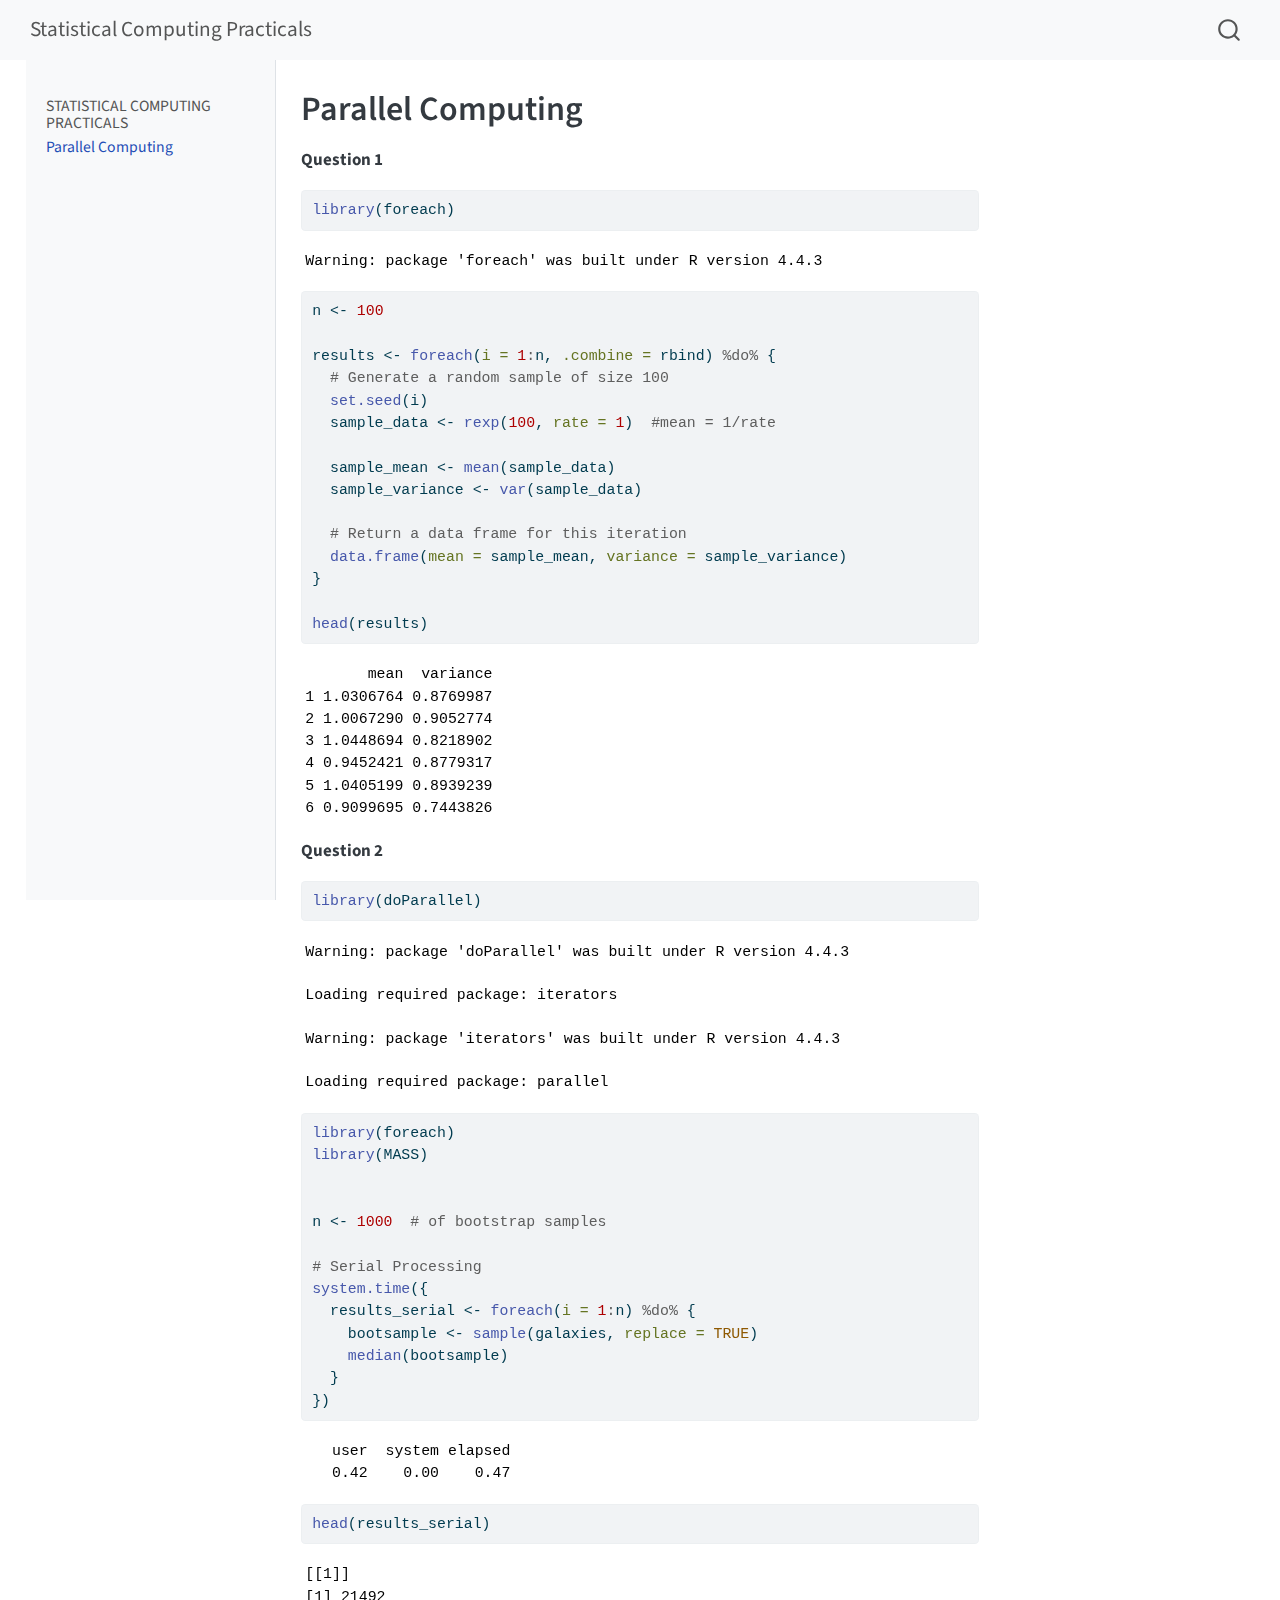
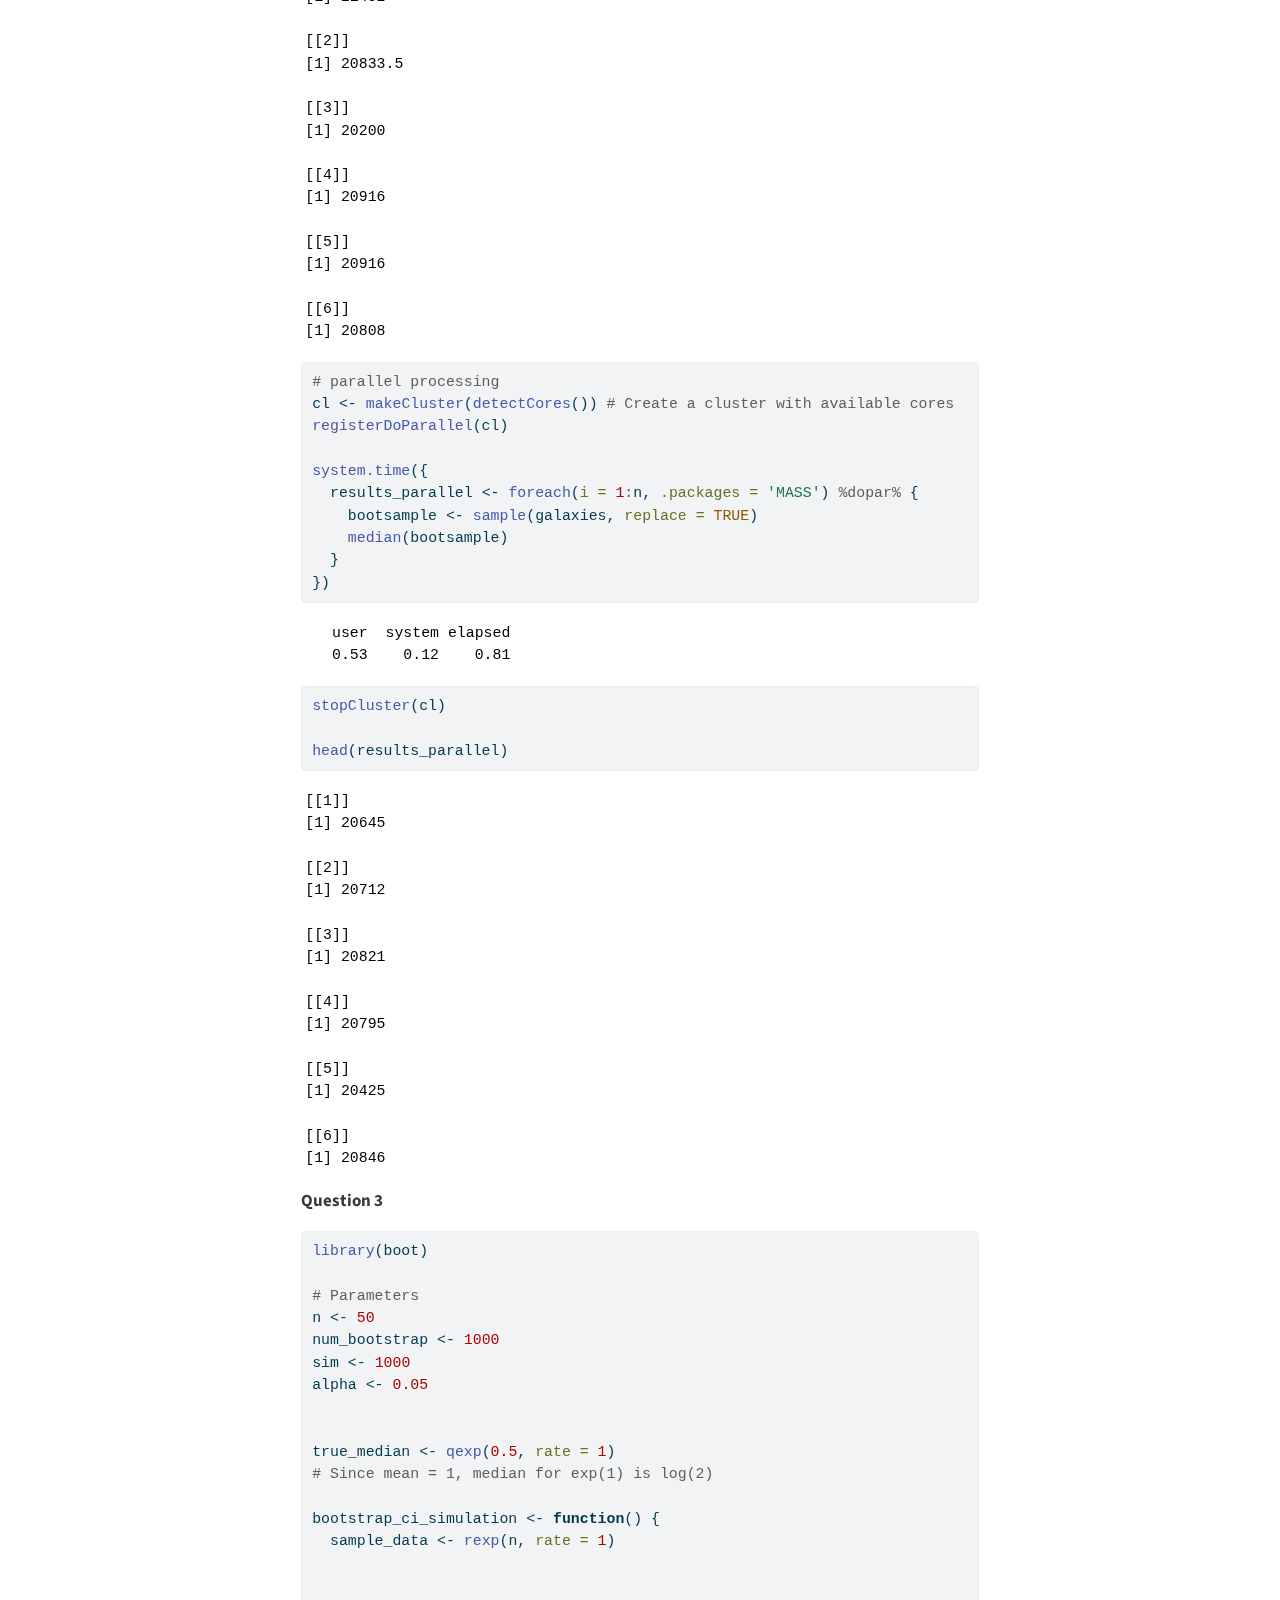
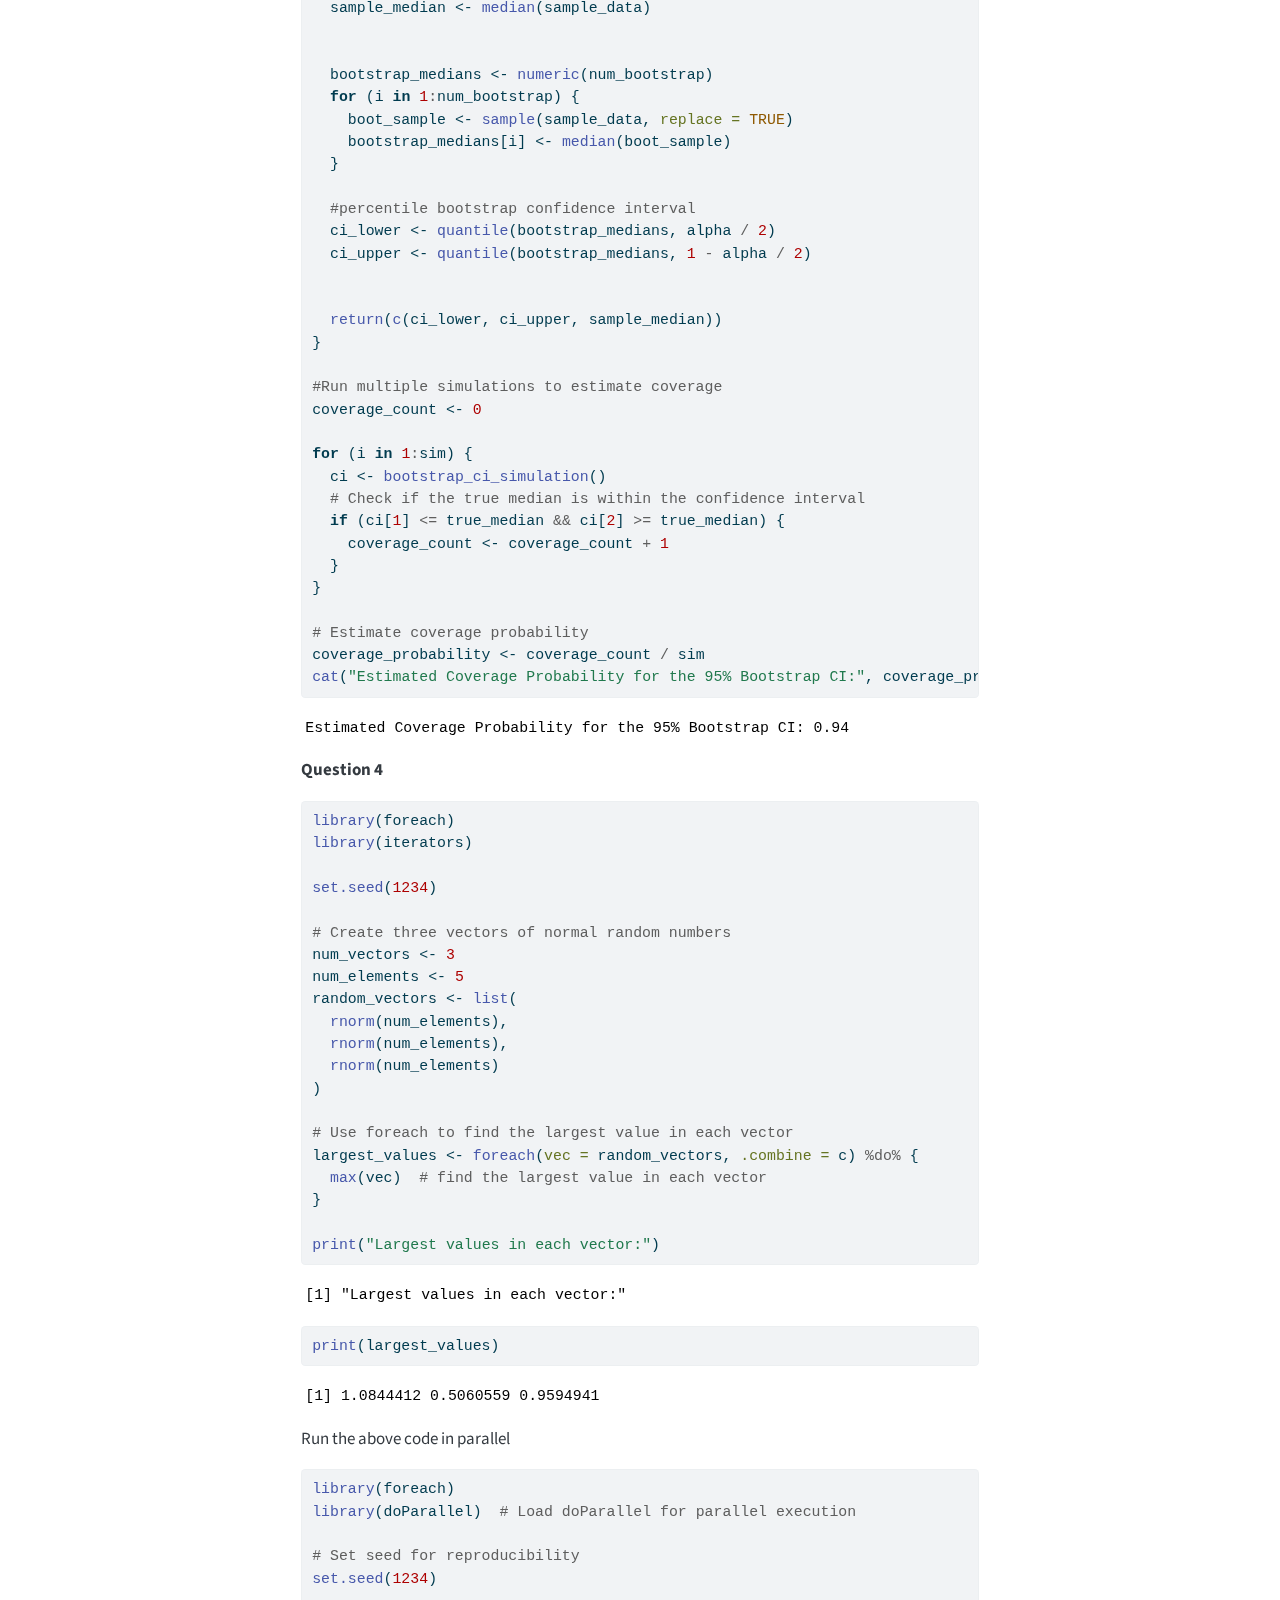
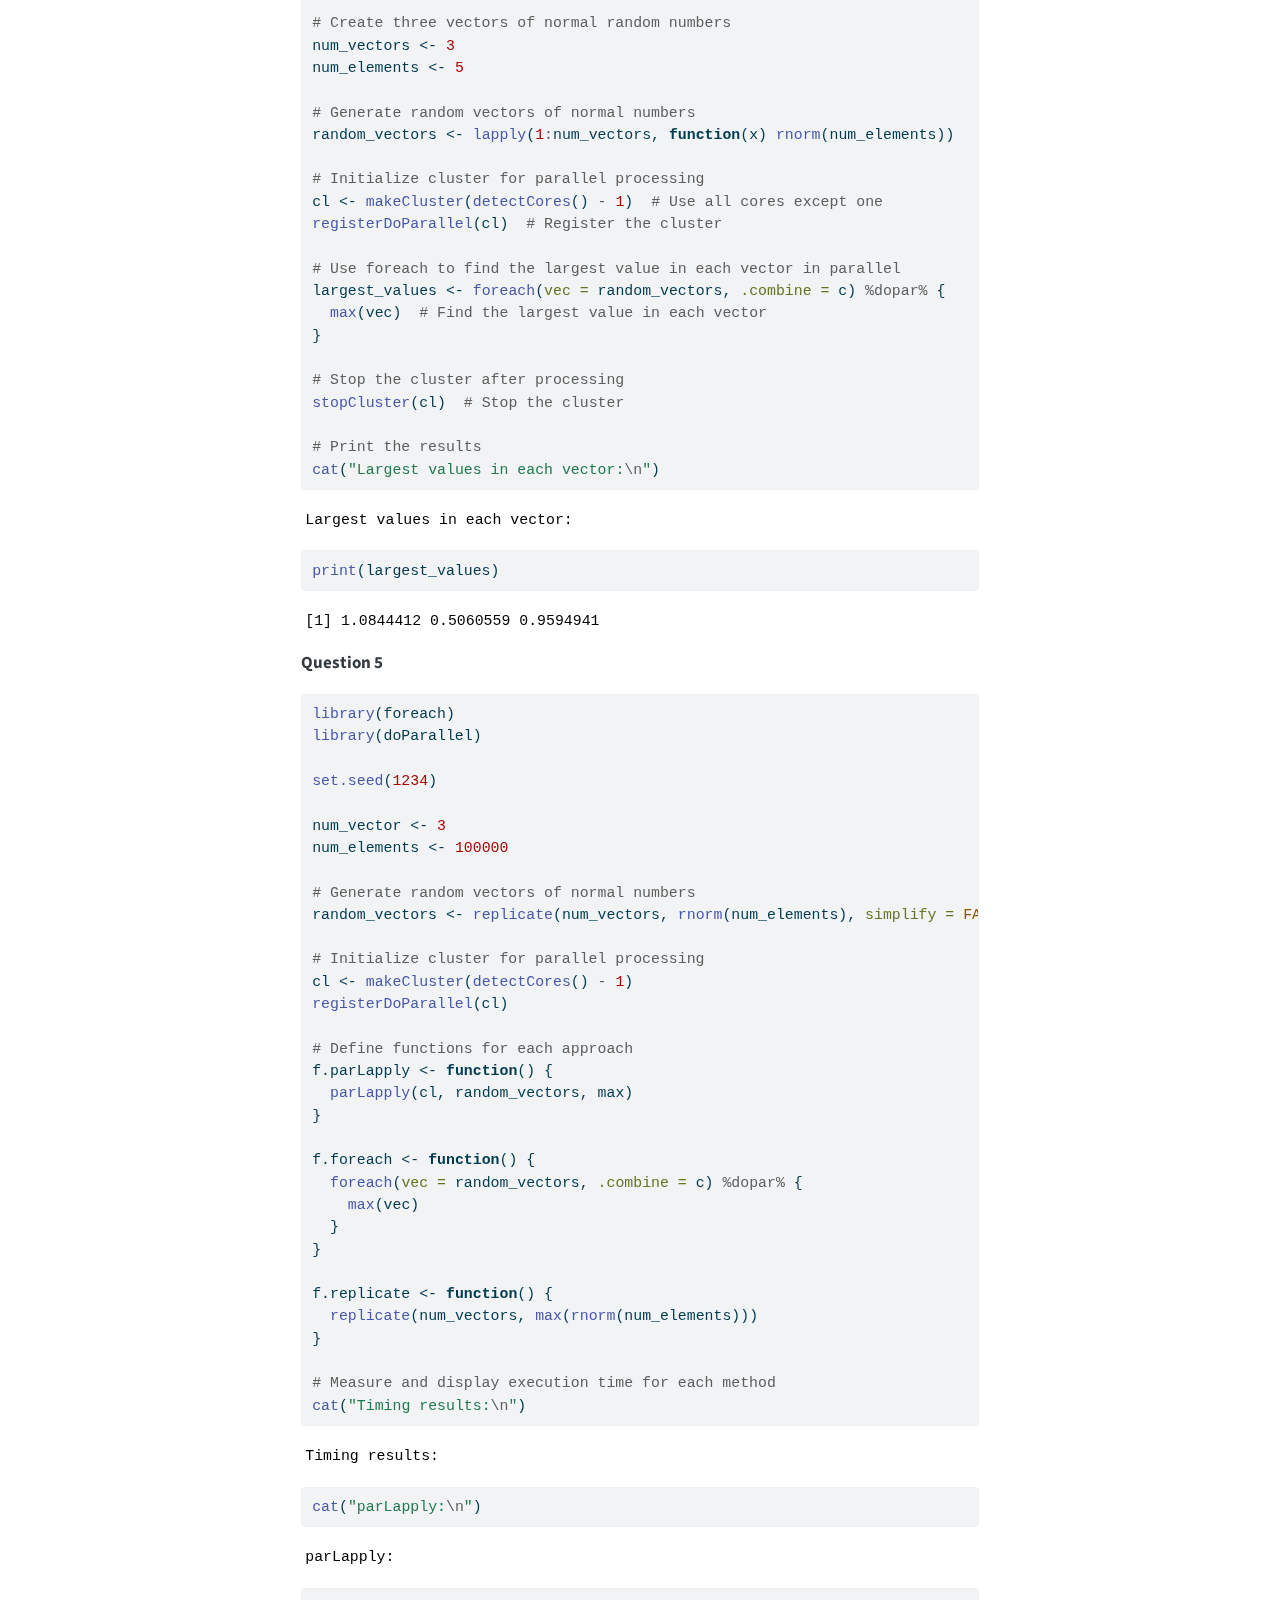
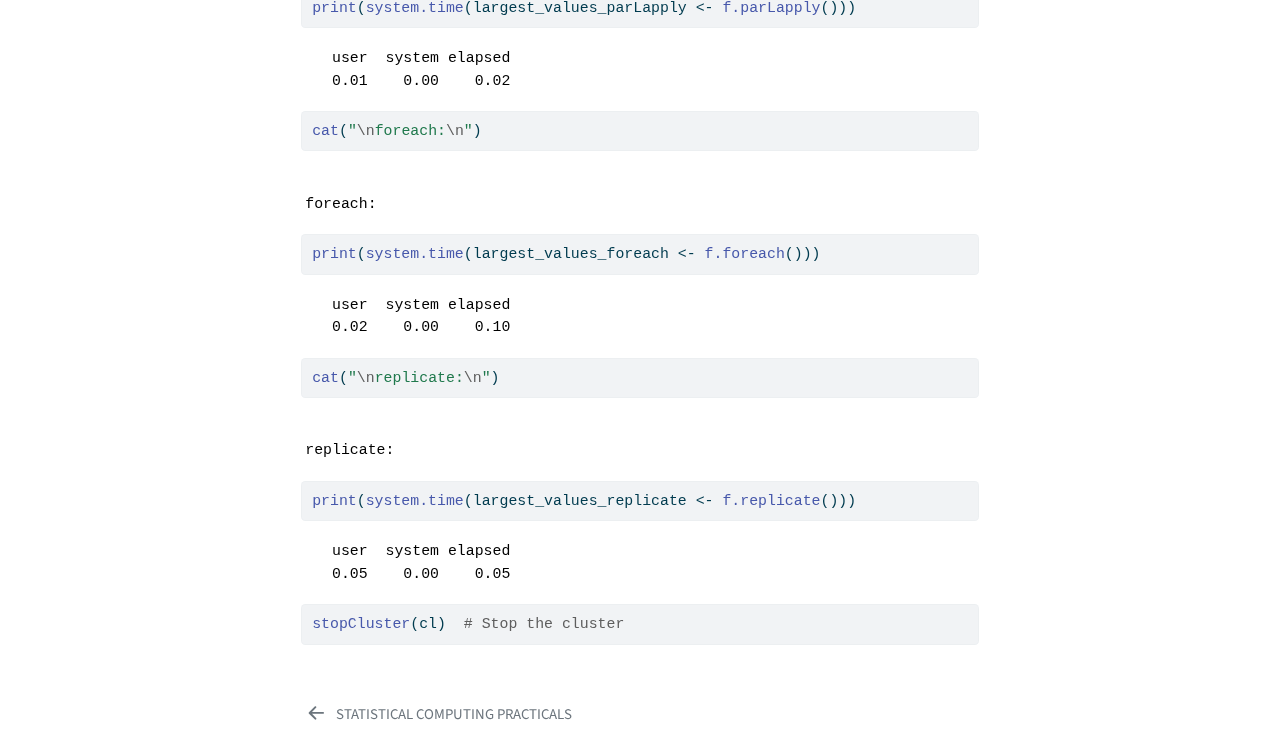
<file: docs/parallell_computing_submission.html>
<!DOCTYPE html>
<html xmlns="http://www.w3.org/1999/xhtml" lang="en" xml:lang="en"><head>

<meta charset="utf-8">
<meta name="generator" content="quarto-1.5.57">

<meta name="viewport" content="width=device-width, initial-scale=1.0, user-scalable=yes">


<title>Parallel Computing – Statistical Computing Practicals</title>
<style>
code{white-space: pre-wrap;}
span.smallcaps{font-variant: small-caps;}
div.columns{display: flex; gap: min(4vw, 1.5em);}
div.column{flex: auto; overflow-x: auto;}
div.hanging-indent{margin-left: 1.5em; text-indent: -1.5em;}
ul.task-list{list-style: none;}
ul.task-list li input[type="checkbox"] {
  width: 0.8em;
  margin: 0 0.8em 0.2em -1em; /* quarto-specific, see https://github.com/quarto-dev/quarto-cli/issues/4556 */ 
  vertical-align: middle;
}
/* CSS for syntax highlighting */
pre > code.sourceCode { white-space: pre; position: relative; }
pre > code.sourceCode > span { line-height: 1.25; }
pre > code.sourceCode > span:empty { height: 1.2em; }
.sourceCode { overflow: visible; }
code.sourceCode > span { color: inherit; text-decoration: inherit; }
div.sourceCode { margin: 1em 0; }
pre.sourceCode { margin: 0; }
@media screen {
div.sourceCode { overflow: auto; }
}
@media print {
pre > code.sourceCode { white-space: pre-wrap; }
pre > code.sourceCode > span { display: inline-block; text-indent: -5em; padding-left: 5em; }
}
pre.numberSource code
  { counter-reset: source-line 0; }
pre.numberSource code > span
  { position: relative; left: -4em; counter-increment: source-line; }
pre.numberSource code > span > a:first-child::before
  { content: counter(source-line);
    position: relative; left: -1em; text-align: right; vertical-align: baseline;
    border: none; display: inline-block;
    -webkit-touch-callout: none; -webkit-user-select: none;
    -khtml-user-select: none; -moz-user-select: none;
    -ms-user-select: none; user-select: none;
    padding: 0 4px; width: 4em;
  }
pre.numberSource { margin-left: 3em;  padding-left: 4px; }
div.sourceCode
  {   }
@media screen {
pre > code.sourceCode > span > a:first-child::before { text-decoration: underline; }
}
</style>


<script src="site_libs/quarto-nav/quarto-nav.js"></script>
<script src="site_libs/quarto-nav/headroom.min.js"></script>
<script src="site_libs/clipboard/clipboard.min.js"></script>
<script src="site_libs/quarto-search/autocomplete.umd.js"></script>
<script src="site_libs/quarto-search/fuse.min.js"></script>
<script src="site_libs/quarto-search/quarto-search.js"></script>
<meta name="quarto:offset" content="./">
<link href="./index.html" rel="prev">
<script src="site_libs/quarto-html/quarto.js"></script>
<script src="site_libs/quarto-html/popper.min.js"></script>
<script src="site_libs/quarto-html/tippy.umd.min.js"></script>
<script src="site_libs/quarto-html/anchor.min.js"></script>
<link href="site_libs/quarto-html/tippy.css" rel="stylesheet">
<link href="site_libs/quarto-html/quarto-syntax-highlighting.css" rel="stylesheet" id="quarto-text-highlighting-styles">
<script src="site_libs/bootstrap/bootstrap.min.js"></script>
<link href="site_libs/bootstrap/bootstrap-icons.css" rel="stylesheet">
<link href="site_libs/bootstrap/bootstrap.min.css" rel="stylesheet" id="quarto-bootstrap" data-mode="light">
<script id="quarto-search-options" type="application/json">{
  "location": "navbar",
  "copy-button": false,
  "collapse-after": 3,
  "panel-placement": "end",
  "type": "overlay",
  "limit": 50,
  "keyboard-shortcut": [
    "f",
    "/",
    "s"
  ],
  "show-item-context": false,
  "language": {
    "search-no-results-text": "No results",
    "search-matching-documents-text": "matching documents",
    "search-copy-link-title": "Copy link to search",
    "search-hide-matches-text": "Hide additional matches",
    "search-more-match-text": "more match in this document",
    "search-more-matches-text": "more matches in this document",
    "search-clear-button-title": "Clear",
    "search-text-placeholder": "",
    "search-detached-cancel-button-title": "Cancel",
    "search-submit-button-title": "Submit",
    "search-label": "Search"
  }
}</script>


</head>

<body class="nav-sidebar floating nav-fixed">

<div id="quarto-search-results"></div>
  <header id="quarto-header" class="headroom fixed-top">
    <nav class="navbar navbar-expand-lg " data-bs-theme="dark">
      <div class="navbar-container container-fluid">
      <div class="navbar-brand-container mx-auto">
    <a class="navbar-brand" href="./index.html">
    <span class="navbar-title">Statistical Computing Practicals</span>
    </a>
  </div>
        <div class="quarto-navbar-tools tools-end">
</div>
          <div id="quarto-search" class="" title="Search"></div>
      </div> <!-- /container-fluid -->
    </nav>
  <nav class="quarto-secondary-nav">
    <div class="container-fluid d-flex">
      <button type="button" class="quarto-btn-toggle btn" data-bs-toggle="collapse" role="button" data-bs-target=".quarto-sidebar-collapse-item" aria-controls="quarto-sidebar" aria-expanded="false" aria-label="Toggle sidebar navigation" onclick="if (window.quartoToggleHeadroom) { window.quartoToggleHeadroom(); }">
        <i class="bi bi-layout-text-sidebar-reverse"></i>
      </button>
        <nav class="quarto-page-breadcrumbs" aria-label="breadcrumb"><ol class="breadcrumb"><li class="breadcrumb-item"><a href="./parallell_computing_submission.html"><span class="chapter-title">Parallel Computing</span></a></li></ol></nav>
        <a class="flex-grow-1" role="navigation" data-bs-toggle="collapse" data-bs-target=".quarto-sidebar-collapse-item" aria-controls="quarto-sidebar" aria-expanded="false" aria-label="Toggle sidebar navigation" onclick="if (window.quartoToggleHeadroom) { window.quartoToggleHeadroom(); }">      
        </a>
    </div>
  </nav>
</header>
<!-- content -->
<div id="quarto-content" class="quarto-container page-columns page-rows-contents page-layout-article page-navbar">
<!-- sidebar -->
  <nav id="quarto-sidebar" class="sidebar collapse collapse-horizontal quarto-sidebar-collapse-item sidebar-navigation floating overflow-auto">
    <div class="sidebar-menu-container"> 
    <ul class="list-unstyled mt-1">
        <li class="sidebar-item">
  <div class="sidebar-item-container"> 
  <a href="./index.html" class="sidebar-item-text sidebar-link"><span class="chapter-title">STATISTICAL COMPUTING PRACTICALS</span></a>
  </div>
</li>
        <li class="sidebar-item">
  <div class="sidebar-item-container"> 
  <a href="./parallell_computing_submission.html" class="sidebar-item-text sidebar-link active"><span class="chapter-title">Parallel Computing</span></a>
  </div>
</li>
    </ul>
    </div>
</nav>
<div id="quarto-sidebar-glass" class="quarto-sidebar-collapse-item" data-bs-toggle="collapse" data-bs-target=".quarto-sidebar-collapse-item"></div>
<!-- margin-sidebar -->
    <div id="quarto-margin-sidebar" class="sidebar margin-sidebar zindex-bottom">
        
    </div>
<!-- main -->
<main class="content" id="quarto-document-content">

<header id="title-block-header" class="quarto-title-block default">
<div class="quarto-title">
<h1 class="title"><span class="chapter-title">Parallel Computing</span></h1>
</div>



<div class="quarto-title-meta">

    
  
    
  </div>
  


</header>


<p><strong>Question 1</strong></p>
<div class="cell">
<div class="sourceCode cell-code" id="cb1"><pre class="sourceCode r code-with-copy"><code class="sourceCode r"><span id="cb1-1"><a href="#cb1-1" aria-hidden="true" tabindex="-1"></a><span class="fu">library</span>(foreach)  </span></code><button title="Copy to Clipboard" class="code-copy-button"><i class="bi"></i></button></pre></div>
<div class="cell-output cell-output-stderr">
<pre><code>Warning: package 'foreach' was built under R version 4.4.3</code></pre>
</div>
<div class="sourceCode cell-code" id="cb3"><pre class="sourceCode r code-with-copy"><code class="sourceCode r"><span id="cb3-1"><a href="#cb3-1" aria-hidden="true" tabindex="-1"></a>n <span class="ot">&lt;-</span> <span class="dv">100</span>  </span>
<span id="cb3-2"><a href="#cb3-2" aria-hidden="true" tabindex="-1"></a> </span>
<span id="cb3-3"><a href="#cb3-3" aria-hidden="true" tabindex="-1"></a>results <span class="ot">&lt;-</span> <span class="fu">foreach</span>(<span class="at">i =</span> <span class="dv">1</span><span class="sc">:</span>n, <span class="at">.combine =</span> rbind) <span class="sc">%do%</span> {  </span>
<span id="cb3-4"><a href="#cb3-4" aria-hidden="true" tabindex="-1"></a>  <span class="co"># Generate a random sample of size 100 </span></span>
<span id="cb3-5"><a href="#cb3-5" aria-hidden="true" tabindex="-1"></a>  <span class="fu">set.seed</span>(i)   </span>
<span id="cb3-6"><a href="#cb3-6" aria-hidden="true" tabindex="-1"></a>  sample_data <span class="ot">&lt;-</span> <span class="fu">rexp</span>(<span class="dv">100</span>, <span class="at">rate =</span> <span class="dv">1</span>)  <span class="co">#mean = 1/rate  </span></span>
<span id="cb3-7"><a href="#cb3-7" aria-hidden="true" tabindex="-1"></a></span>
<span id="cb3-8"><a href="#cb3-8" aria-hidden="true" tabindex="-1"></a>  sample_mean <span class="ot">&lt;-</span> <span class="fu">mean</span>(sample_data)  </span>
<span id="cb3-9"><a href="#cb3-9" aria-hidden="true" tabindex="-1"></a>  sample_variance <span class="ot">&lt;-</span> <span class="fu">var</span>(sample_data)  </span>
<span id="cb3-10"><a href="#cb3-10" aria-hidden="true" tabindex="-1"></a>  </span>
<span id="cb3-11"><a href="#cb3-11" aria-hidden="true" tabindex="-1"></a>  <span class="co"># Return a data frame for this iteration  </span></span>
<span id="cb3-12"><a href="#cb3-12" aria-hidden="true" tabindex="-1"></a>  <span class="fu">data.frame</span>(<span class="at">mean =</span> sample_mean, <span class="at">variance =</span> sample_variance)  </span>
<span id="cb3-13"><a href="#cb3-13" aria-hidden="true" tabindex="-1"></a>}  </span>
<span id="cb3-14"><a href="#cb3-14" aria-hidden="true" tabindex="-1"></a></span>
<span id="cb3-15"><a href="#cb3-15" aria-hidden="true" tabindex="-1"></a><span class="fu">head</span>(results)   </span></code><button title="Copy to Clipboard" class="code-copy-button"><i class="bi"></i></button></pre></div>
<div class="cell-output cell-output-stdout">
<pre><code>       mean  variance
1 1.0306764 0.8769987
2 1.0067290 0.9052774
3 1.0448694 0.8218902
4 0.9452421 0.8779317
5 1.0405199 0.8939239
6 0.9099695 0.7443826</code></pre>
</div>
</div>
<p><strong>Question 2</strong></p>
<div class="cell">
<div class="sourceCode cell-code" id="cb5"><pre class="sourceCode r code-with-copy"><code class="sourceCode r"><span id="cb5-1"><a href="#cb5-1" aria-hidden="true" tabindex="-1"></a><span class="fu">library</span>(doParallel)</span></code><button title="Copy to Clipboard" class="code-copy-button"><i class="bi"></i></button></pre></div>
<div class="cell-output cell-output-stderr">
<pre><code>Warning: package 'doParallel' was built under R version 4.4.3</code></pre>
</div>
<div class="cell-output cell-output-stderr">
<pre><code>Loading required package: iterators</code></pre>
</div>
<div class="cell-output cell-output-stderr">
<pre><code>Warning: package 'iterators' was built under R version 4.4.3</code></pre>
</div>
<div class="cell-output cell-output-stderr">
<pre><code>Loading required package: parallel</code></pre>
</div>
<div class="sourceCode cell-code" id="cb10"><pre class="sourceCode r code-with-copy"><code class="sourceCode r"><span id="cb10-1"><a href="#cb10-1" aria-hidden="true" tabindex="-1"></a><span class="fu">library</span>(foreach)</span>
<span id="cb10-2"><a href="#cb10-2" aria-hidden="true" tabindex="-1"></a><span class="fu">library</span>(MASS)       </span>
<span id="cb10-3"><a href="#cb10-3" aria-hidden="true" tabindex="-1"></a></span>
<span id="cb10-4"><a href="#cb10-4" aria-hidden="true" tabindex="-1"></a> </span>
<span id="cb10-5"><a href="#cb10-5" aria-hidden="true" tabindex="-1"></a>n <span class="ot">&lt;-</span> <span class="dv">1000</span>  <span class="co"># of bootstrap samples </span></span>
<span id="cb10-6"><a href="#cb10-6" aria-hidden="true" tabindex="-1"></a></span>
<span id="cb10-7"><a href="#cb10-7" aria-hidden="true" tabindex="-1"></a><span class="co"># Serial Processing  </span></span>
<span id="cb10-8"><a href="#cb10-8" aria-hidden="true" tabindex="-1"></a><span class="fu">system.time</span>({  </span>
<span id="cb10-9"><a href="#cb10-9" aria-hidden="true" tabindex="-1"></a>  results_serial <span class="ot">&lt;-</span> <span class="fu">foreach</span>(<span class="at">i =</span> <span class="dv">1</span><span class="sc">:</span>n) <span class="sc">%do%</span> {  </span>
<span id="cb10-10"><a href="#cb10-10" aria-hidden="true" tabindex="-1"></a>    bootsample <span class="ot">&lt;-</span> <span class="fu">sample</span>(galaxies, <span class="at">replace =</span> <span class="cn">TRUE</span>)  </span>
<span id="cb10-11"><a href="#cb10-11" aria-hidden="true" tabindex="-1"></a>    <span class="fu">median</span>(bootsample)  </span>
<span id="cb10-12"><a href="#cb10-12" aria-hidden="true" tabindex="-1"></a>  }  </span>
<span id="cb10-13"><a href="#cb10-13" aria-hidden="true" tabindex="-1"></a>})  </span></code><button title="Copy to Clipboard" class="code-copy-button"><i class="bi"></i></button></pre></div>
<div class="cell-output cell-output-stdout">
<pre><code>   user  system elapsed 
   0.42    0.00    0.47 </code></pre>
</div>
<div class="sourceCode cell-code" id="cb12"><pre class="sourceCode r code-with-copy"><code class="sourceCode r"><span id="cb12-1"><a href="#cb12-1" aria-hidden="true" tabindex="-1"></a><span class="fu">head</span>(results_serial)  </span></code><button title="Copy to Clipboard" class="code-copy-button"><i class="bi"></i></button></pre></div>
<div class="cell-output cell-output-stdout">
<pre><code>[[1]]
[1] 21492

[[2]]
[1] 20833.5

[[3]]
[1] 20200

[[4]]
[1] 20916

[[5]]
[1] 20916

[[6]]
[1] 20808</code></pre>
</div>
<div class="sourceCode cell-code" id="cb14"><pre class="sourceCode r code-with-copy"><code class="sourceCode r"><span id="cb14-1"><a href="#cb14-1" aria-hidden="true" tabindex="-1"></a><span class="co"># parallel processing  </span></span>
<span id="cb14-2"><a href="#cb14-2" aria-hidden="true" tabindex="-1"></a>cl <span class="ot">&lt;-</span> <span class="fu">makeCluster</span>(<span class="fu">detectCores</span>()) <span class="co"># Create a cluster with available cores  </span></span>
<span id="cb14-3"><a href="#cb14-3" aria-hidden="true" tabindex="-1"></a><span class="fu">registerDoParallel</span>(cl)        </span>
<span id="cb14-4"><a href="#cb14-4" aria-hidden="true" tabindex="-1"></a></span>
<span id="cb14-5"><a href="#cb14-5" aria-hidden="true" tabindex="-1"></a><span class="fu">system.time</span>({  </span>
<span id="cb14-6"><a href="#cb14-6" aria-hidden="true" tabindex="-1"></a>  results_parallel <span class="ot">&lt;-</span> <span class="fu">foreach</span>(<span class="at">i =</span> <span class="dv">1</span><span class="sc">:</span>n, <span class="at">.packages =</span> <span class="st">'MASS'</span>) <span class="sc">%dopar%</span> {  </span>
<span id="cb14-7"><a href="#cb14-7" aria-hidden="true" tabindex="-1"></a>    bootsample <span class="ot">&lt;-</span> <span class="fu">sample</span>(galaxies, <span class="at">replace =</span> <span class="cn">TRUE</span>)  </span>
<span id="cb14-8"><a href="#cb14-8" aria-hidden="true" tabindex="-1"></a>    <span class="fu">median</span>(bootsample)  </span>
<span id="cb14-9"><a href="#cb14-9" aria-hidden="true" tabindex="-1"></a>  }  </span>
<span id="cb14-10"><a href="#cb14-10" aria-hidden="true" tabindex="-1"></a>})  </span></code><button title="Copy to Clipboard" class="code-copy-button"><i class="bi"></i></button></pre></div>
<div class="cell-output cell-output-stdout">
<pre><code>   user  system elapsed 
   0.53    0.12    0.81 </code></pre>
</div>
<div class="sourceCode cell-code" id="cb16"><pre class="sourceCode r code-with-copy"><code class="sourceCode r"><span id="cb16-1"><a href="#cb16-1" aria-hidden="true" tabindex="-1"></a><span class="fu">stopCluster</span>(cl)  </span>
<span id="cb16-2"><a href="#cb16-2" aria-hidden="true" tabindex="-1"></a></span>
<span id="cb16-3"><a href="#cb16-3" aria-hidden="true" tabindex="-1"></a><span class="fu">head</span>(results_parallel)  </span></code><button title="Copy to Clipboard" class="code-copy-button"><i class="bi"></i></button></pre></div>
<div class="cell-output cell-output-stdout">
<pre><code>[[1]]
[1] 20645

[[2]]
[1] 20712

[[3]]
[1] 20821

[[4]]
[1] 20795

[[5]]
[1] 20425

[[6]]
[1] 20846</code></pre>
</div>
</div>
<p><strong>Question 3</strong></p>
<div class="cell">
<div class="sourceCode cell-code" id="cb18"><pre class="sourceCode r code-with-copy"><code class="sourceCode r"><span id="cb18-1"><a href="#cb18-1" aria-hidden="true" tabindex="-1"></a><span class="fu">library</span>(boot) </span>
<span id="cb18-2"><a href="#cb18-2" aria-hidden="true" tabindex="-1"></a></span>
<span id="cb18-3"><a href="#cb18-3" aria-hidden="true" tabindex="-1"></a><span class="co"># Parameters  </span></span>
<span id="cb18-4"><a href="#cb18-4" aria-hidden="true" tabindex="-1"></a>n <span class="ot">&lt;-</span> <span class="dv">50</span>                          </span>
<span id="cb18-5"><a href="#cb18-5" aria-hidden="true" tabindex="-1"></a>num_bootstrap <span class="ot">&lt;-</span> <span class="dv">1000</span>            </span>
<span id="cb18-6"><a href="#cb18-6" aria-hidden="true" tabindex="-1"></a>sim <span class="ot">&lt;-</span> <span class="dv">1000</span>           </span>
<span id="cb18-7"><a href="#cb18-7" aria-hidden="true" tabindex="-1"></a>alpha <span class="ot">&lt;-</span> <span class="fl">0.05</span>                      </span>
<span id="cb18-8"><a href="#cb18-8" aria-hidden="true" tabindex="-1"></a></span>
<span id="cb18-9"><a href="#cb18-9" aria-hidden="true" tabindex="-1"></a> </span>
<span id="cb18-10"><a href="#cb18-10" aria-hidden="true" tabindex="-1"></a>true_median <span class="ot">&lt;-</span> <span class="fu">qexp</span>(<span class="fl">0.5</span>, <span class="at">rate =</span> <span class="dv">1</span>)  </span>
<span id="cb18-11"><a href="#cb18-11" aria-hidden="true" tabindex="-1"></a><span class="co"># Since mean = 1, median for exp(1) is log(2)   </span></span>
<span id="cb18-12"><a href="#cb18-12" aria-hidden="true" tabindex="-1"></a>  </span>
<span id="cb18-13"><a href="#cb18-13" aria-hidden="true" tabindex="-1"></a>bootstrap_ci_simulation <span class="ot">&lt;-</span> <span class="cf">function</span>() {  </span>
<span id="cb18-14"><a href="#cb18-14" aria-hidden="true" tabindex="-1"></a>  sample_data <span class="ot">&lt;-</span> <span class="fu">rexp</span>(n, <span class="at">rate =</span> <span class="dv">1</span>)  </span>
<span id="cb18-15"><a href="#cb18-15" aria-hidden="true" tabindex="-1"></a>  </span>
<span id="cb18-16"><a href="#cb18-16" aria-hidden="true" tabindex="-1"></a>    </span>
<span id="cb18-17"><a href="#cb18-17" aria-hidden="true" tabindex="-1"></a>  sample_median <span class="ot">&lt;-</span> <span class="fu">median</span>(sample_data)  </span>
<span id="cb18-18"><a href="#cb18-18" aria-hidden="true" tabindex="-1"></a>  </span>
<span id="cb18-19"><a href="#cb18-19" aria-hidden="true" tabindex="-1"></a>  </span>
<span id="cb18-20"><a href="#cb18-20" aria-hidden="true" tabindex="-1"></a>  bootstrap_medians <span class="ot">&lt;-</span> <span class="fu">numeric</span>(num_bootstrap)  </span>
<span id="cb18-21"><a href="#cb18-21" aria-hidden="true" tabindex="-1"></a>  <span class="cf">for</span> (i <span class="cf">in</span> <span class="dv">1</span><span class="sc">:</span>num_bootstrap) {  </span>
<span id="cb18-22"><a href="#cb18-22" aria-hidden="true" tabindex="-1"></a>    boot_sample <span class="ot">&lt;-</span> <span class="fu">sample</span>(sample_data, <span class="at">replace =</span> <span class="cn">TRUE</span>)  </span>
<span id="cb18-23"><a href="#cb18-23" aria-hidden="true" tabindex="-1"></a>    bootstrap_medians[i] <span class="ot">&lt;-</span> <span class="fu">median</span>(boot_sample)  </span>
<span id="cb18-24"><a href="#cb18-24" aria-hidden="true" tabindex="-1"></a>  }  </span>
<span id="cb18-25"><a href="#cb18-25" aria-hidden="true" tabindex="-1"></a>  </span>
<span id="cb18-26"><a href="#cb18-26" aria-hidden="true" tabindex="-1"></a>  <span class="co">#percentile bootstrap confidence interval  </span></span>
<span id="cb18-27"><a href="#cb18-27" aria-hidden="true" tabindex="-1"></a>  ci_lower <span class="ot">&lt;-</span> <span class="fu">quantile</span>(bootstrap_medians, alpha <span class="sc">/</span> <span class="dv">2</span>)  </span>
<span id="cb18-28"><a href="#cb18-28" aria-hidden="true" tabindex="-1"></a>  ci_upper <span class="ot">&lt;-</span> <span class="fu">quantile</span>(bootstrap_medians, <span class="dv">1</span> <span class="sc">-</span> alpha <span class="sc">/</span> <span class="dv">2</span>)  </span>
<span id="cb18-29"><a href="#cb18-29" aria-hidden="true" tabindex="-1"></a>  </span>
<span id="cb18-30"><a href="#cb18-30" aria-hidden="true" tabindex="-1"></a> </span>
<span id="cb18-31"><a href="#cb18-31" aria-hidden="true" tabindex="-1"></a>  <span class="fu">return</span>(<span class="fu">c</span>(ci_lower, ci_upper, sample_median))  </span>
<span id="cb18-32"><a href="#cb18-32" aria-hidden="true" tabindex="-1"></a>}  </span>
<span id="cb18-33"><a href="#cb18-33" aria-hidden="true" tabindex="-1"></a></span>
<span id="cb18-34"><a href="#cb18-34" aria-hidden="true" tabindex="-1"></a><span class="co">#Run multiple simulations to estimate coverage  </span></span>
<span id="cb18-35"><a href="#cb18-35" aria-hidden="true" tabindex="-1"></a>coverage_count <span class="ot">&lt;-</span> <span class="dv">0</span>  </span>
<span id="cb18-36"><a href="#cb18-36" aria-hidden="true" tabindex="-1"></a></span>
<span id="cb18-37"><a href="#cb18-37" aria-hidden="true" tabindex="-1"></a><span class="cf">for</span> (i <span class="cf">in</span> <span class="dv">1</span><span class="sc">:</span>sim) {  </span>
<span id="cb18-38"><a href="#cb18-38" aria-hidden="true" tabindex="-1"></a>  ci <span class="ot">&lt;-</span> <span class="fu">bootstrap_ci_simulation</span>()  </span>
<span id="cb18-39"><a href="#cb18-39" aria-hidden="true" tabindex="-1"></a>  <span class="co"># Check if the true median is within the confidence interval  </span></span>
<span id="cb18-40"><a href="#cb18-40" aria-hidden="true" tabindex="-1"></a>  <span class="cf">if</span> (ci[<span class="dv">1</span>] <span class="sc">&lt;=</span> true_median <span class="sc">&amp;&amp;</span> ci[<span class="dv">2</span>] <span class="sc">&gt;=</span> true_median) {  </span>
<span id="cb18-41"><a href="#cb18-41" aria-hidden="true" tabindex="-1"></a>    coverage_count <span class="ot">&lt;-</span> coverage_count <span class="sc">+</span> <span class="dv">1</span>  </span>
<span id="cb18-42"><a href="#cb18-42" aria-hidden="true" tabindex="-1"></a>  }  </span>
<span id="cb18-43"><a href="#cb18-43" aria-hidden="true" tabindex="-1"></a>}  </span>
<span id="cb18-44"><a href="#cb18-44" aria-hidden="true" tabindex="-1"></a></span>
<span id="cb18-45"><a href="#cb18-45" aria-hidden="true" tabindex="-1"></a><span class="co"># Estimate coverage probability  </span></span>
<span id="cb18-46"><a href="#cb18-46" aria-hidden="true" tabindex="-1"></a>coverage_probability <span class="ot">&lt;-</span> coverage_count <span class="sc">/</span> sim  </span>
<span id="cb18-47"><a href="#cb18-47" aria-hidden="true" tabindex="-1"></a><span class="fu">cat</span>(<span class="st">"Estimated Coverage Probability for the 95% Bootstrap CI:"</span>, coverage_probability, <span class="st">"</span><span class="sc">\n</span><span class="st">"</span>)  </span></code><button title="Copy to Clipboard" class="code-copy-button"><i class="bi"></i></button></pre></div>
<div class="cell-output cell-output-stdout">
<pre><code>Estimated Coverage Probability for the 95% Bootstrap CI: 0.94 </code></pre>
</div>
</div>
<p><strong>Question 4</strong></p>
<div class="cell">
<div class="sourceCode cell-code" id="cb20"><pre class="sourceCode r code-with-copy"><code class="sourceCode r"><span id="cb20-1"><a href="#cb20-1" aria-hidden="true" tabindex="-1"></a><span class="fu">library</span>(foreach)  </span>
<span id="cb20-2"><a href="#cb20-2" aria-hidden="true" tabindex="-1"></a><span class="fu">library</span>(iterators)  </span>
<span id="cb20-3"><a href="#cb20-3" aria-hidden="true" tabindex="-1"></a></span>
<span id="cb20-4"><a href="#cb20-4" aria-hidden="true" tabindex="-1"></a><span class="fu">set.seed</span>(<span class="dv">1234</span>)  </span>
<span id="cb20-5"><a href="#cb20-5" aria-hidden="true" tabindex="-1"></a></span>
<span id="cb20-6"><a href="#cb20-6" aria-hidden="true" tabindex="-1"></a><span class="co"># Create three vectors of normal random numbers  </span></span>
<span id="cb20-7"><a href="#cb20-7" aria-hidden="true" tabindex="-1"></a>num_vectors <span class="ot">&lt;-</span> <span class="dv">3</span>  </span>
<span id="cb20-8"><a href="#cb20-8" aria-hidden="true" tabindex="-1"></a>num_elements <span class="ot">&lt;-</span> <span class="dv">5</span>  </span>
<span id="cb20-9"><a href="#cb20-9" aria-hidden="true" tabindex="-1"></a>random_vectors <span class="ot">&lt;-</span> <span class="fu">list</span>(  </span>
<span id="cb20-10"><a href="#cb20-10" aria-hidden="true" tabindex="-1"></a>  <span class="fu">rnorm</span>(num_elements),  </span>
<span id="cb20-11"><a href="#cb20-11" aria-hidden="true" tabindex="-1"></a>  <span class="fu">rnorm</span>(num_elements),  </span>
<span id="cb20-12"><a href="#cb20-12" aria-hidden="true" tabindex="-1"></a>  <span class="fu">rnorm</span>(num_elements)  </span>
<span id="cb20-13"><a href="#cb20-13" aria-hidden="true" tabindex="-1"></a>)  </span>
<span id="cb20-14"><a href="#cb20-14" aria-hidden="true" tabindex="-1"></a></span>
<span id="cb20-15"><a href="#cb20-15" aria-hidden="true" tabindex="-1"></a><span class="co"># Use foreach to find the largest value in each vector  </span></span>
<span id="cb20-16"><a href="#cb20-16" aria-hidden="true" tabindex="-1"></a>largest_values <span class="ot">&lt;-</span> <span class="fu">foreach</span>(<span class="at">vec =</span> random_vectors, <span class="at">.combine =</span> c) <span class="sc">%do%</span> {  </span>
<span id="cb20-17"><a href="#cb20-17" aria-hidden="true" tabindex="-1"></a>  <span class="fu">max</span>(vec)  <span class="co"># find the largest value in each vector  </span></span>
<span id="cb20-18"><a href="#cb20-18" aria-hidden="true" tabindex="-1"></a>}  </span>
<span id="cb20-19"><a href="#cb20-19" aria-hidden="true" tabindex="-1"></a> </span>
<span id="cb20-20"><a href="#cb20-20" aria-hidden="true" tabindex="-1"></a><span class="fu">print</span>(<span class="st">"Largest values in each vector:"</span>)  </span></code><button title="Copy to Clipboard" class="code-copy-button"><i class="bi"></i></button></pre></div>
<div class="cell-output cell-output-stdout">
<pre><code>[1] "Largest values in each vector:"</code></pre>
</div>
<div class="sourceCode cell-code" id="cb22"><pre class="sourceCode r code-with-copy"><code class="sourceCode r"><span id="cb22-1"><a href="#cb22-1" aria-hidden="true" tabindex="-1"></a><span class="fu">print</span>(largest_values)  </span></code><button title="Copy to Clipboard" class="code-copy-button"><i class="bi"></i></button></pre></div>
<div class="cell-output cell-output-stdout">
<pre><code>[1] 1.0844412 0.5060559 0.9594941</code></pre>
</div>
</div>
<p>Run the above code in parallel</p>
<div class="cell">
<div class="sourceCode cell-code" id="cb24"><pre class="sourceCode r code-with-copy"><code class="sourceCode r"><span id="cb24-1"><a href="#cb24-1" aria-hidden="true" tabindex="-1"></a><span class="fu">library</span>(foreach)  </span>
<span id="cb24-2"><a href="#cb24-2" aria-hidden="true" tabindex="-1"></a><span class="fu">library</span>(doParallel)  <span class="co"># Load doParallel for parallel execution  </span></span>
<span id="cb24-3"><a href="#cb24-3" aria-hidden="true" tabindex="-1"></a></span>
<span id="cb24-4"><a href="#cb24-4" aria-hidden="true" tabindex="-1"></a><span class="co"># Set seed for reproducibility  </span></span>
<span id="cb24-5"><a href="#cb24-5" aria-hidden="true" tabindex="-1"></a><span class="fu">set.seed</span>(<span class="dv">1234</span>)  </span>
<span id="cb24-6"><a href="#cb24-6" aria-hidden="true" tabindex="-1"></a></span>
<span id="cb24-7"><a href="#cb24-7" aria-hidden="true" tabindex="-1"></a><span class="co"># Create three vectors of normal random numbers  </span></span>
<span id="cb24-8"><a href="#cb24-8" aria-hidden="true" tabindex="-1"></a>num_vectors <span class="ot">&lt;-</span> <span class="dv">3</span>  </span>
<span id="cb24-9"><a href="#cb24-9" aria-hidden="true" tabindex="-1"></a>num_elements <span class="ot">&lt;-</span> <span class="dv">5</span>  </span>
<span id="cb24-10"><a href="#cb24-10" aria-hidden="true" tabindex="-1"></a></span>
<span id="cb24-11"><a href="#cb24-11" aria-hidden="true" tabindex="-1"></a><span class="co"># Generate random vectors of normal numbers  </span></span>
<span id="cb24-12"><a href="#cb24-12" aria-hidden="true" tabindex="-1"></a>random_vectors <span class="ot">&lt;-</span> <span class="fu">lapply</span>(<span class="dv">1</span><span class="sc">:</span>num_vectors, <span class="cf">function</span>(x) <span class="fu">rnorm</span>(num_elements))  </span>
<span id="cb24-13"><a href="#cb24-13" aria-hidden="true" tabindex="-1"></a></span>
<span id="cb24-14"><a href="#cb24-14" aria-hidden="true" tabindex="-1"></a><span class="co"># Initialize cluster for parallel processing  </span></span>
<span id="cb24-15"><a href="#cb24-15" aria-hidden="true" tabindex="-1"></a>cl <span class="ot">&lt;-</span> <span class="fu">makeCluster</span>(<span class="fu">detectCores</span>() <span class="sc">-</span> <span class="dv">1</span>)  <span class="co"># Use all cores except one  </span></span>
<span id="cb24-16"><a href="#cb24-16" aria-hidden="true" tabindex="-1"></a><span class="fu">registerDoParallel</span>(cl)  <span class="co"># Register the cluster  </span></span>
<span id="cb24-17"><a href="#cb24-17" aria-hidden="true" tabindex="-1"></a></span>
<span id="cb24-18"><a href="#cb24-18" aria-hidden="true" tabindex="-1"></a><span class="co"># Use foreach to find the largest value in each vector in parallel  </span></span>
<span id="cb24-19"><a href="#cb24-19" aria-hidden="true" tabindex="-1"></a>largest_values <span class="ot">&lt;-</span> <span class="fu">foreach</span>(<span class="at">vec =</span> random_vectors, <span class="at">.combine =</span> c) <span class="sc">%dopar%</span> {  </span>
<span id="cb24-20"><a href="#cb24-20" aria-hidden="true" tabindex="-1"></a>  <span class="fu">max</span>(vec)  <span class="co"># Find the largest value in each vector  </span></span>
<span id="cb24-21"><a href="#cb24-21" aria-hidden="true" tabindex="-1"></a>}  </span>
<span id="cb24-22"><a href="#cb24-22" aria-hidden="true" tabindex="-1"></a></span>
<span id="cb24-23"><a href="#cb24-23" aria-hidden="true" tabindex="-1"></a><span class="co"># Stop the cluster after processing  </span></span>
<span id="cb24-24"><a href="#cb24-24" aria-hidden="true" tabindex="-1"></a><span class="fu">stopCluster</span>(cl)  <span class="co"># Stop the cluster  </span></span>
<span id="cb24-25"><a href="#cb24-25" aria-hidden="true" tabindex="-1"></a></span>
<span id="cb24-26"><a href="#cb24-26" aria-hidden="true" tabindex="-1"></a><span class="co"># Print the results  </span></span>
<span id="cb24-27"><a href="#cb24-27" aria-hidden="true" tabindex="-1"></a><span class="fu">cat</span>(<span class="st">"Largest values in each vector:</span><span class="sc">\n</span><span class="st">"</span>)  </span></code><button title="Copy to Clipboard" class="code-copy-button"><i class="bi"></i></button></pre></div>
<div class="cell-output cell-output-stdout">
<pre><code>Largest values in each vector:</code></pre>
</div>
<div class="sourceCode cell-code" id="cb26"><pre class="sourceCode r code-with-copy"><code class="sourceCode r"><span id="cb26-1"><a href="#cb26-1" aria-hidden="true" tabindex="-1"></a><span class="fu">print</span>(largest_values)  </span></code><button title="Copy to Clipboard" class="code-copy-button"><i class="bi"></i></button></pre></div>
<div class="cell-output cell-output-stdout">
<pre><code>[1] 1.0844412 0.5060559 0.9594941</code></pre>
</div>
</div>
<p><strong>Question 5</strong></p>
<div class="cell">
<div class="sourceCode cell-code" id="cb28"><pre class="sourceCode r code-with-copy"><code class="sourceCode r"><span id="cb28-1"><a href="#cb28-1" aria-hidden="true" tabindex="-1"></a><span class="fu">library</span>(foreach)</span>
<span id="cb28-2"><a href="#cb28-2" aria-hidden="true" tabindex="-1"></a><span class="fu">library</span>(doParallel)</span>
<span id="cb28-3"><a href="#cb28-3" aria-hidden="true" tabindex="-1"></a></span>
<span id="cb28-4"><a href="#cb28-4" aria-hidden="true" tabindex="-1"></a><span class="fu">set.seed</span>(<span class="dv">1234</span>)</span>
<span id="cb28-5"><a href="#cb28-5" aria-hidden="true" tabindex="-1"></a></span>
<span id="cb28-6"><a href="#cb28-6" aria-hidden="true" tabindex="-1"></a>num_vector <span class="ot">&lt;-</span> <span class="dv">3</span></span>
<span id="cb28-7"><a href="#cb28-7" aria-hidden="true" tabindex="-1"></a>num_elements <span class="ot">&lt;-</span> <span class="dv">100000</span></span>
<span id="cb28-8"><a href="#cb28-8" aria-hidden="true" tabindex="-1"></a></span>
<span id="cb28-9"><a href="#cb28-9" aria-hidden="true" tabindex="-1"></a><span class="co"># Generate random vectors of normal numbers  </span></span>
<span id="cb28-10"><a href="#cb28-10" aria-hidden="true" tabindex="-1"></a>random_vectors <span class="ot">&lt;-</span> <span class="fu">replicate</span>(num_vectors, <span class="fu">rnorm</span>(num_elements), <span class="at">simplify =</span> <span class="cn">FALSE</span>)  </span>
<span id="cb28-11"><a href="#cb28-11" aria-hidden="true" tabindex="-1"></a></span>
<span id="cb28-12"><a href="#cb28-12" aria-hidden="true" tabindex="-1"></a><span class="co"># Initialize cluster for parallel processing  </span></span>
<span id="cb28-13"><a href="#cb28-13" aria-hidden="true" tabindex="-1"></a>cl <span class="ot">&lt;-</span> <span class="fu">makeCluster</span>(<span class="fu">detectCores</span>() <span class="sc">-</span> <span class="dv">1</span>) </span>
<span id="cb28-14"><a href="#cb28-14" aria-hidden="true" tabindex="-1"></a><span class="fu">registerDoParallel</span>(cl)   </span>
<span id="cb28-15"><a href="#cb28-15" aria-hidden="true" tabindex="-1"></a></span>
<span id="cb28-16"><a href="#cb28-16" aria-hidden="true" tabindex="-1"></a><span class="co"># Define functions for each approach  </span></span>
<span id="cb28-17"><a href="#cb28-17" aria-hidden="true" tabindex="-1"></a>f.parLapply <span class="ot">&lt;-</span> <span class="cf">function</span>() {  </span>
<span id="cb28-18"><a href="#cb28-18" aria-hidden="true" tabindex="-1"></a>  <span class="fu">parLapply</span>(cl, random_vectors, max)  </span>
<span id="cb28-19"><a href="#cb28-19" aria-hidden="true" tabindex="-1"></a>}  </span>
<span id="cb28-20"><a href="#cb28-20" aria-hidden="true" tabindex="-1"></a></span>
<span id="cb28-21"><a href="#cb28-21" aria-hidden="true" tabindex="-1"></a>f.foreach <span class="ot">&lt;-</span> <span class="cf">function</span>() {  </span>
<span id="cb28-22"><a href="#cb28-22" aria-hidden="true" tabindex="-1"></a>  <span class="fu">foreach</span>(<span class="at">vec =</span> random_vectors, <span class="at">.combine =</span> c) <span class="sc">%dopar%</span> {  </span>
<span id="cb28-23"><a href="#cb28-23" aria-hidden="true" tabindex="-1"></a>    <span class="fu">max</span>(vec)  </span>
<span id="cb28-24"><a href="#cb28-24" aria-hidden="true" tabindex="-1"></a>  }  </span>
<span id="cb28-25"><a href="#cb28-25" aria-hidden="true" tabindex="-1"></a>}  </span>
<span id="cb28-26"><a href="#cb28-26" aria-hidden="true" tabindex="-1"></a></span>
<span id="cb28-27"><a href="#cb28-27" aria-hidden="true" tabindex="-1"></a>f.replicate <span class="ot">&lt;-</span> <span class="cf">function</span>() {  </span>
<span id="cb28-28"><a href="#cb28-28" aria-hidden="true" tabindex="-1"></a>  <span class="fu">replicate</span>(num_vectors, <span class="fu">max</span>(<span class="fu">rnorm</span>(num_elements)))  </span>
<span id="cb28-29"><a href="#cb28-29" aria-hidden="true" tabindex="-1"></a>}  </span>
<span id="cb28-30"><a href="#cb28-30" aria-hidden="true" tabindex="-1"></a></span>
<span id="cb28-31"><a href="#cb28-31" aria-hidden="true" tabindex="-1"></a><span class="co"># Measure and display execution time for each method  </span></span>
<span id="cb28-32"><a href="#cb28-32" aria-hidden="true" tabindex="-1"></a><span class="fu">cat</span>(<span class="st">"Timing results:</span><span class="sc">\n</span><span class="st">"</span>)  </span></code><button title="Copy to Clipboard" class="code-copy-button"><i class="bi"></i></button></pre></div>
<div class="cell-output cell-output-stdout">
<pre><code>Timing results:</code></pre>
</div>
<div class="sourceCode cell-code" id="cb30"><pre class="sourceCode r code-with-copy"><code class="sourceCode r"><span id="cb30-1"><a href="#cb30-1" aria-hidden="true" tabindex="-1"></a><span class="fu">cat</span>(<span class="st">"parLapply:</span><span class="sc">\n</span><span class="st">"</span>)  </span></code><button title="Copy to Clipboard" class="code-copy-button"><i class="bi"></i></button></pre></div>
<div class="cell-output cell-output-stdout">
<pre><code>parLapply:</code></pre>
</div>
<div class="sourceCode cell-code" id="cb32"><pre class="sourceCode r code-with-copy"><code class="sourceCode r"><span id="cb32-1"><a href="#cb32-1" aria-hidden="true" tabindex="-1"></a><span class="fu">print</span>(<span class="fu">system.time</span>(largest_values_parLapply <span class="ot">&lt;-</span> <span class="fu">f.parLapply</span>()))  </span></code><button title="Copy to Clipboard" class="code-copy-button"><i class="bi"></i></button></pre></div>
<div class="cell-output cell-output-stdout">
<pre><code>   user  system elapsed 
   0.01    0.00    0.02 </code></pre>
</div>
<div class="sourceCode cell-code" id="cb34"><pre class="sourceCode r code-with-copy"><code class="sourceCode r"><span id="cb34-1"><a href="#cb34-1" aria-hidden="true" tabindex="-1"></a><span class="fu">cat</span>(<span class="st">"</span><span class="sc">\n</span><span class="st">foreach:</span><span class="sc">\n</span><span class="st">"</span>)  </span></code><button title="Copy to Clipboard" class="code-copy-button"><i class="bi"></i></button></pre></div>
<div class="cell-output cell-output-stdout">
<pre><code>
foreach:</code></pre>
</div>
<div class="sourceCode cell-code" id="cb36"><pre class="sourceCode r code-with-copy"><code class="sourceCode r"><span id="cb36-1"><a href="#cb36-1" aria-hidden="true" tabindex="-1"></a><span class="fu">print</span>(<span class="fu">system.time</span>(largest_values_foreach <span class="ot">&lt;-</span> <span class="fu">f.foreach</span>()))  </span></code><button title="Copy to Clipboard" class="code-copy-button"><i class="bi"></i></button></pre></div>
<div class="cell-output cell-output-stdout">
<pre><code>   user  system elapsed 
   0.02    0.00    0.10 </code></pre>
</div>
<div class="sourceCode cell-code" id="cb38"><pre class="sourceCode r code-with-copy"><code class="sourceCode r"><span id="cb38-1"><a href="#cb38-1" aria-hidden="true" tabindex="-1"></a><span class="fu">cat</span>(<span class="st">"</span><span class="sc">\n</span><span class="st">replicate:</span><span class="sc">\n</span><span class="st">"</span>)  </span></code><button title="Copy to Clipboard" class="code-copy-button"><i class="bi"></i></button></pre></div>
<div class="cell-output cell-output-stdout">
<pre><code>
replicate:</code></pre>
</div>
<div class="sourceCode cell-code" id="cb40"><pre class="sourceCode r code-with-copy"><code class="sourceCode r"><span id="cb40-1"><a href="#cb40-1" aria-hidden="true" tabindex="-1"></a><span class="fu">print</span>(<span class="fu">system.time</span>(largest_values_replicate <span class="ot">&lt;-</span> <span class="fu">f.replicate</span>()))  </span></code><button title="Copy to Clipboard" class="code-copy-button"><i class="bi"></i></button></pre></div>
<div class="cell-output cell-output-stdout">
<pre><code>   user  system elapsed 
   0.05    0.00    0.05 </code></pre>
</div>
<div class="sourceCode cell-code" id="cb42"><pre class="sourceCode r code-with-copy"><code class="sourceCode r"><span id="cb42-1"><a href="#cb42-1" aria-hidden="true" tabindex="-1"></a><span class="fu">stopCluster</span>(cl)  <span class="co"># Stop the cluster  </span></span></code><button title="Copy to Clipboard" class="code-copy-button"><i class="bi"></i></button></pre></div>
</div>



</main> <!-- /main -->
<script id="quarto-html-after-body" type="application/javascript">
window.document.addEventListener("DOMContentLoaded", function (event) {
  const toggleBodyColorMode = (bsSheetEl) => {
    const mode = bsSheetEl.getAttribute("data-mode");
    const bodyEl = window.document.querySelector("body");
    if (mode === "dark") {
      bodyEl.classList.add("quarto-dark");
      bodyEl.classList.remove("quarto-light");
    } else {
      bodyEl.classList.add("quarto-light");
      bodyEl.classList.remove("quarto-dark");
    }
  }
  const toggleBodyColorPrimary = () => {
    const bsSheetEl = window.document.querySelector("link#quarto-bootstrap");
    if (bsSheetEl) {
      toggleBodyColorMode(bsSheetEl);
    }
  }
  toggleBodyColorPrimary();  
  const icon = "";
  const anchorJS = new window.AnchorJS();
  anchorJS.options = {
    placement: 'right',
    icon: icon
  };
  anchorJS.add('.anchored');
  const isCodeAnnotation = (el) => {
    for (const clz of el.classList) {
      if (clz.startsWith('code-annotation-')) {                     
        return true;
      }
    }
    return false;
  }
  const onCopySuccess = function(e) {
    // button target
    const button = e.trigger;
    // don't keep focus
    button.blur();
    // flash "checked"
    button.classList.add('code-copy-button-checked');
    var currentTitle = button.getAttribute("title");
    button.setAttribute("title", "Copied!");
    let tooltip;
    if (window.bootstrap) {
      button.setAttribute("data-bs-toggle", "tooltip");
      button.setAttribute("data-bs-placement", "left");
      button.setAttribute("data-bs-title", "Copied!");
      tooltip = new bootstrap.Tooltip(button, 
        { trigger: "manual", 
          customClass: "code-copy-button-tooltip",
          offset: [0, -8]});
      tooltip.show();    
    }
    setTimeout(function() {
      if (tooltip) {
        tooltip.hide();
        button.removeAttribute("data-bs-title");
        button.removeAttribute("data-bs-toggle");
        button.removeAttribute("data-bs-placement");
      }
      button.setAttribute("title", currentTitle);
      button.classList.remove('code-copy-button-checked');
    }, 1000);
    // clear code selection
    e.clearSelection();
  }
  const getTextToCopy = function(trigger) {
      const codeEl = trigger.previousElementSibling.cloneNode(true);
      for (const childEl of codeEl.children) {
        if (isCodeAnnotation(childEl)) {
          childEl.remove();
        }
      }
      return codeEl.innerText;
  }
  const clipboard = new window.ClipboardJS('.code-copy-button:not([data-in-quarto-modal])', {
    text: getTextToCopy
  });
  clipboard.on('success', onCopySuccess);
  if (window.document.getElementById('quarto-embedded-source-code-modal')) {
    // For code content inside modals, clipBoardJS needs to be initialized with a container option
    // TODO: Check when it could be a function (https://github.com/zenorocha/clipboard.js/issues/860)
    const clipboardModal = new window.ClipboardJS('.code-copy-button[data-in-quarto-modal]', {
      text: getTextToCopy,
      container: window.document.getElementById('quarto-embedded-source-code-modal')
    });
    clipboardModal.on('success', onCopySuccess);
  }
    var localhostRegex = new RegExp(/^(?:http|https):\/\/localhost\:?[0-9]*\//);
    var mailtoRegex = new RegExp(/^mailto:/);
      var filterRegex = new RegExp('/' + window.location.host + '/');
    var isInternal = (href) => {
        return filterRegex.test(href) || localhostRegex.test(href) || mailtoRegex.test(href);
    }
    // Inspect non-navigation links and adorn them if external
 	var links = window.document.querySelectorAll('a[href]:not(.nav-link):not(.navbar-brand):not(.toc-action):not(.sidebar-link):not(.sidebar-item-toggle):not(.pagination-link):not(.no-external):not([aria-hidden]):not(.dropdown-item):not(.quarto-navigation-tool):not(.about-link)');
    for (var i=0; i<links.length; i++) {
      const link = links[i];
      if (!isInternal(link.href)) {
        // undo the damage that might have been done by quarto-nav.js in the case of
        // links that we want to consider external
        if (link.dataset.originalHref !== undefined) {
          link.href = link.dataset.originalHref;
        }
      }
    }
  function tippyHover(el, contentFn, onTriggerFn, onUntriggerFn) {
    const config = {
      allowHTML: true,
      maxWidth: 500,
      delay: 100,
      arrow: false,
      appendTo: function(el) {
          return el.parentElement;
      },
      interactive: true,
      interactiveBorder: 10,
      theme: 'quarto',
      placement: 'bottom-start',
    };
    if (contentFn) {
      config.content = contentFn;
    }
    if (onTriggerFn) {
      config.onTrigger = onTriggerFn;
    }
    if (onUntriggerFn) {
      config.onUntrigger = onUntriggerFn;
    }
    window.tippy(el, config); 
  }
  const noterefs = window.document.querySelectorAll('a[role="doc-noteref"]');
  for (var i=0; i<noterefs.length; i++) {
    const ref = noterefs[i];
    tippyHover(ref, function() {
      // use id or data attribute instead here
      let href = ref.getAttribute('data-footnote-href') || ref.getAttribute('href');
      try { href = new URL(href).hash; } catch {}
      const id = href.replace(/^#\/?/, "");
      const note = window.document.getElementById(id);
      if (note) {
        return note.innerHTML;
      } else {
        return "";
      }
    });
  }
  const xrefs = window.document.querySelectorAll('a.quarto-xref');
  const processXRef = (id, note) => {
    // Strip column container classes
    const stripColumnClz = (el) => {
      el.classList.remove("page-full", "page-columns");
      if (el.children) {
        for (const child of el.children) {
          stripColumnClz(child);
        }
      }
    }
    stripColumnClz(note)
    if (id === null || id.startsWith('sec-')) {
      // Special case sections, only their first couple elements
      const container = document.createElement("div");
      if (note.children && note.children.length > 2) {
        container.appendChild(note.children[0].cloneNode(true));
        for (let i = 1; i < note.children.length; i++) {
          const child = note.children[i];
          if (child.tagName === "P" && child.innerText === "") {
            continue;
          } else {
            container.appendChild(child.cloneNode(true));
            break;
          }
        }
        if (window.Quarto?.typesetMath) {
          window.Quarto.typesetMath(container);
        }
        return container.innerHTML
      } else {
        if (window.Quarto?.typesetMath) {
          window.Quarto.typesetMath(note);
        }
        return note.innerHTML;
      }
    } else {
      // Remove any anchor links if they are present
      const anchorLink = note.querySelector('a.anchorjs-link');
      if (anchorLink) {
        anchorLink.remove();
      }
      if (window.Quarto?.typesetMath) {
        window.Quarto.typesetMath(note);
      }
      // TODO in 1.5, we should make sure this works without a callout special case
      if (note.classList.contains("callout")) {
        return note.outerHTML;
      } else {
        return note.innerHTML;
      }
    }
  }
  for (var i=0; i<xrefs.length; i++) {
    const xref = xrefs[i];
    tippyHover(xref, undefined, function(instance) {
      instance.disable();
      let url = xref.getAttribute('href');
      let hash = undefined; 
      if (url.startsWith('#')) {
        hash = url;
      } else {
        try { hash = new URL(url).hash; } catch {}
      }
      if (hash) {
        const id = hash.replace(/^#\/?/, "");
        const note = window.document.getElementById(id);
        if (note !== null) {
          try {
            const html = processXRef(id, note.cloneNode(true));
            instance.setContent(html);
          } finally {
            instance.enable();
            instance.show();
          }
        } else {
          // See if we can fetch this
          fetch(url.split('#')[0])
          .then(res => res.text())
          .then(html => {
            const parser = new DOMParser();
            const htmlDoc = parser.parseFromString(html, "text/html");
            const note = htmlDoc.getElementById(id);
            if (note !== null) {
              const html = processXRef(id, note);
              instance.setContent(html);
            } 
          }).finally(() => {
            instance.enable();
            instance.show();
          });
        }
      } else {
        // See if we can fetch a full url (with no hash to target)
        // This is a special case and we should probably do some content thinning / targeting
        fetch(url)
        .then(res => res.text())
        .then(html => {
          const parser = new DOMParser();
          const htmlDoc = parser.parseFromString(html, "text/html");
          const note = htmlDoc.querySelector('main.content');
          if (note !== null) {
            // This should only happen for chapter cross references
            // (since there is no id in the URL)
            // remove the first header
            if (note.children.length > 0 && note.children[0].tagName === "HEADER") {
              note.children[0].remove();
            }
            const html = processXRef(null, note);
            instance.setContent(html);
          } 
        }).finally(() => {
          instance.enable();
          instance.show();
        });
      }
    }, function(instance) {
    });
  }
      let selectedAnnoteEl;
      const selectorForAnnotation = ( cell, annotation) => {
        let cellAttr = 'data-code-cell="' + cell + '"';
        let lineAttr = 'data-code-annotation="' +  annotation + '"';
        const selector = 'span[' + cellAttr + '][' + lineAttr + ']';
        return selector;
      }
      const selectCodeLines = (annoteEl) => {
        const doc = window.document;
        const targetCell = annoteEl.getAttribute("data-target-cell");
        const targetAnnotation = annoteEl.getAttribute("data-target-annotation");
        const annoteSpan = window.document.querySelector(selectorForAnnotation(targetCell, targetAnnotation));
        const lines = annoteSpan.getAttribute("data-code-lines").split(",");
        const lineIds = lines.map((line) => {
          return targetCell + "-" + line;
        })
        let top = null;
        let height = null;
        let parent = null;
        if (lineIds.length > 0) {
            //compute the position of the single el (top and bottom and make a div)
            const el = window.document.getElementById(lineIds[0]);
            top = el.offsetTop;
            height = el.offsetHeight;
            parent = el.parentElement.parentElement;
          if (lineIds.length > 1) {
            const lastEl = window.document.getElementById(lineIds[lineIds.length - 1]);
            const bottom = lastEl.offsetTop + lastEl.offsetHeight;
            height = bottom - top;
          }
          if (top !== null && height !== null && parent !== null) {
            // cook up a div (if necessary) and position it 
            let div = window.document.getElementById("code-annotation-line-highlight");
            if (div === null) {
              div = window.document.createElement("div");
              div.setAttribute("id", "code-annotation-line-highlight");
              div.style.position = 'absolute';
              parent.appendChild(div);
            }
            div.style.top = top - 2 + "px";
            div.style.height = height + 4 + "px";
            div.style.left = 0;
            let gutterDiv = window.document.getElementById("code-annotation-line-highlight-gutter");
            if (gutterDiv === null) {
              gutterDiv = window.document.createElement("div");
              gutterDiv.setAttribute("id", "code-annotation-line-highlight-gutter");
              gutterDiv.style.position = 'absolute';
              const codeCell = window.document.getElementById(targetCell);
              const gutter = codeCell.querySelector('.code-annotation-gutter');
              gutter.appendChild(gutterDiv);
            }
            gutterDiv.style.top = top - 2 + "px";
            gutterDiv.style.height = height + 4 + "px";
          }
          selectedAnnoteEl = annoteEl;
        }
      };
      const unselectCodeLines = () => {
        const elementsIds = ["code-annotation-line-highlight", "code-annotation-line-highlight-gutter"];
        elementsIds.forEach((elId) => {
          const div = window.document.getElementById(elId);
          if (div) {
            div.remove();
          }
        });
        selectedAnnoteEl = undefined;
      };
        // Handle positioning of the toggle
    window.addEventListener(
      "resize",
      throttle(() => {
        elRect = undefined;
        if (selectedAnnoteEl) {
          selectCodeLines(selectedAnnoteEl);
        }
      }, 10)
    );
    function throttle(fn, ms) {
    let throttle = false;
    let timer;
      return (...args) => {
        if(!throttle) { // first call gets through
            fn.apply(this, args);
            throttle = true;
        } else { // all the others get throttled
            if(timer) clearTimeout(timer); // cancel #2
            timer = setTimeout(() => {
              fn.apply(this, args);
              timer = throttle = false;
            }, ms);
        }
      };
    }
      // Attach click handler to the DT
      const annoteDls = window.document.querySelectorAll('dt[data-target-cell]');
      for (const annoteDlNode of annoteDls) {
        annoteDlNode.addEventListener('click', (event) => {
          const clickedEl = event.target;
          if (clickedEl !== selectedAnnoteEl) {
            unselectCodeLines();
            const activeEl = window.document.querySelector('dt[data-target-cell].code-annotation-active');
            if (activeEl) {
              activeEl.classList.remove('code-annotation-active');
            }
            selectCodeLines(clickedEl);
            clickedEl.classList.add('code-annotation-active');
          } else {
            // Unselect the line
            unselectCodeLines();
            clickedEl.classList.remove('code-annotation-active');
          }
        });
      }
  const findCites = (el) => {
    const parentEl = el.parentElement;
    if (parentEl) {
      const cites = parentEl.dataset.cites;
      if (cites) {
        return {
          el,
          cites: cites.split(' ')
        };
      } else {
        return findCites(el.parentElement)
      }
    } else {
      return undefined;
    }
  };
  var bibliorefs = window.document.querySelectorAll('a[role="doc-biblioref"]');
  for (var i=0; i<bibliorefs.length; i++) {
    const ref = bibliorefs[i];
    const citeInfo = findCites(ref);
    if (citeInfo) {
      tippyHover(citeInfo.el, function() {
        var popup = window.document.createElement('div');
        citeInfo.cites.forEach(function(cite) {
          var citeDiv = window.document.createElement('div');
          citeDiv.classList.add('hanging-indent');
          citeDiv.classList.add('csl-entry');
          var biblioDiv = window.document.getElementById('ref-' + cite);
          if (biblioDiv) {
            citeDiv.innerHTML = biblioDiv.innerHTML;
          }
          popup.appendChild(citeDiv);
        });
        return popup.innerHTML;
      });
    }
  }
});
</script>
<nav class="page-navigation">
  <div class="nav-page nav-page-previous">
      <a href="./index.html" class="pagination-link" aria-label="STATISTICAL COMPUTING PRACTICALS">
        <i class="bi bi-arrow-left-short"></i> <span class="nav-page-text"><span class="chapter-title">STATISTICAL COMPUTING PRACTICALS</span></span>
      </a>          
  </div>
  <div class="nav-page nav-page-next">
  </div>
</nav>
</div> <!-- /content -->




</body></html>
</file>
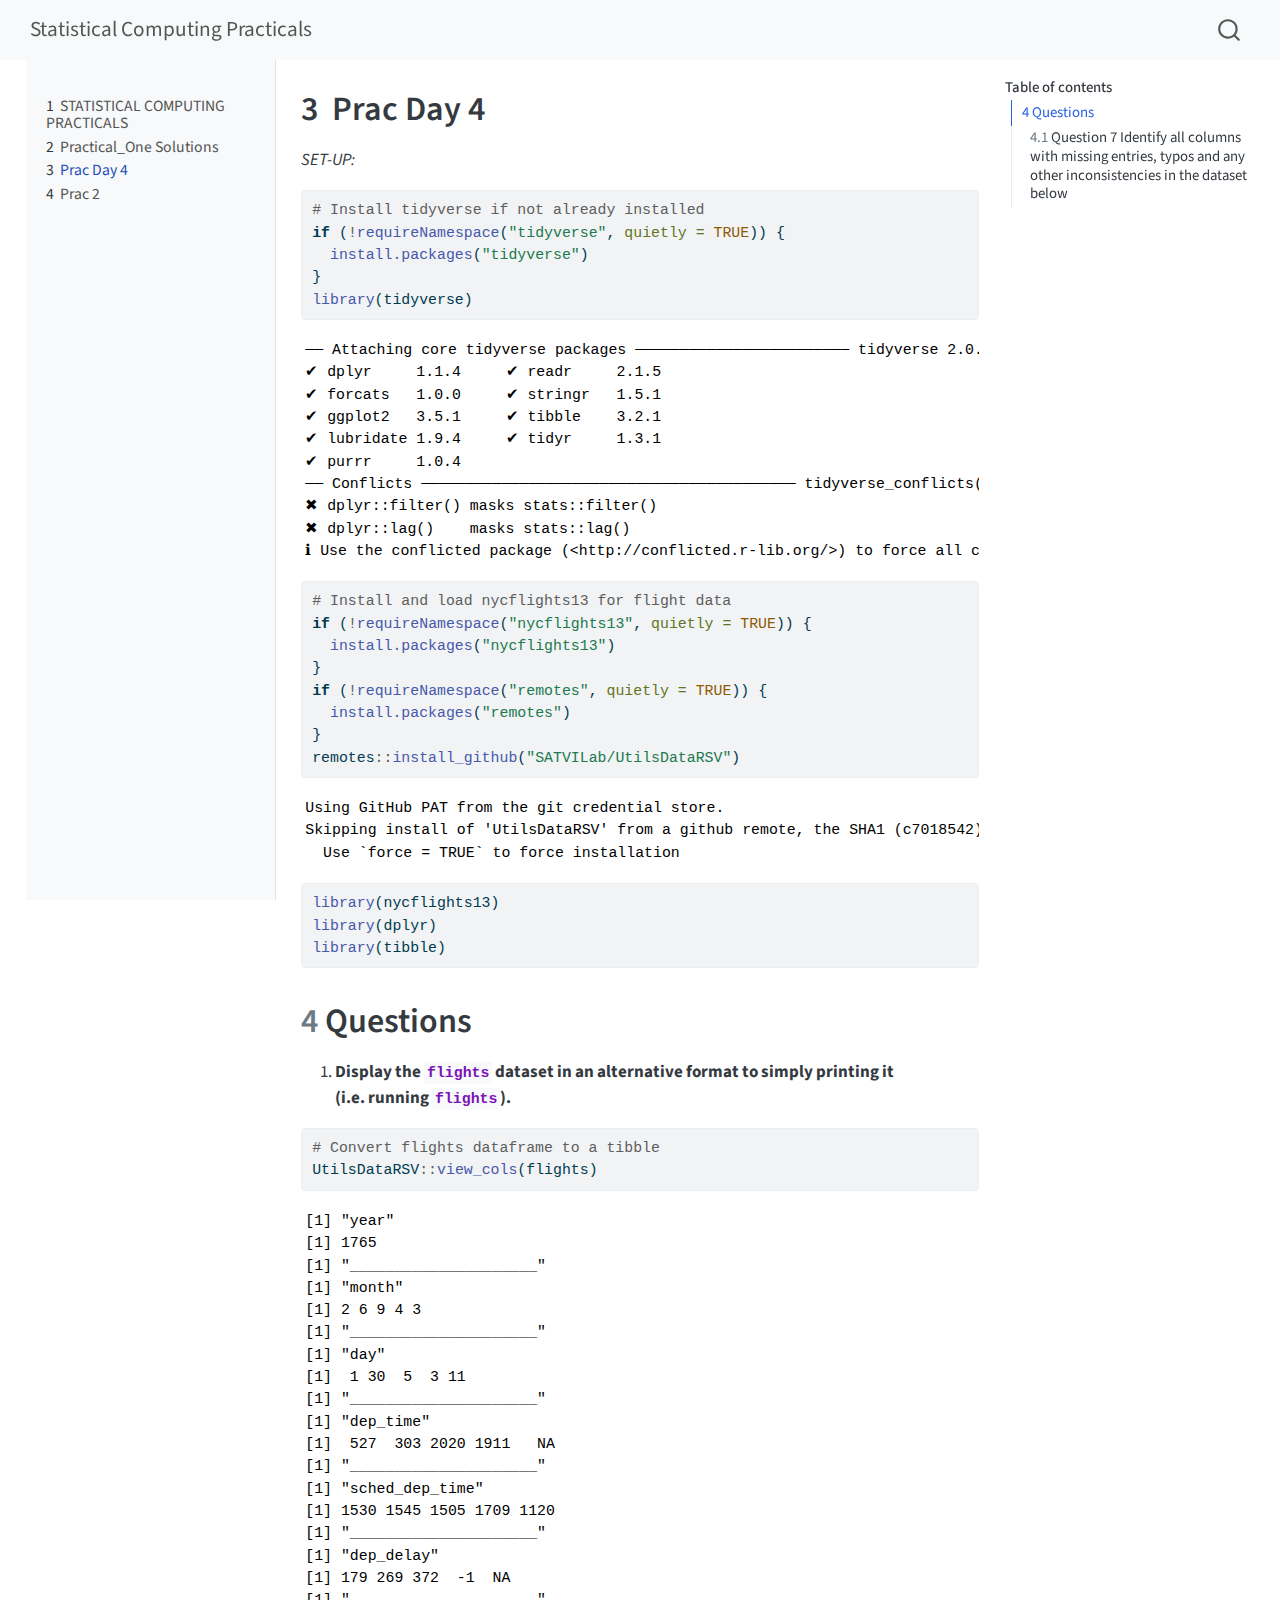
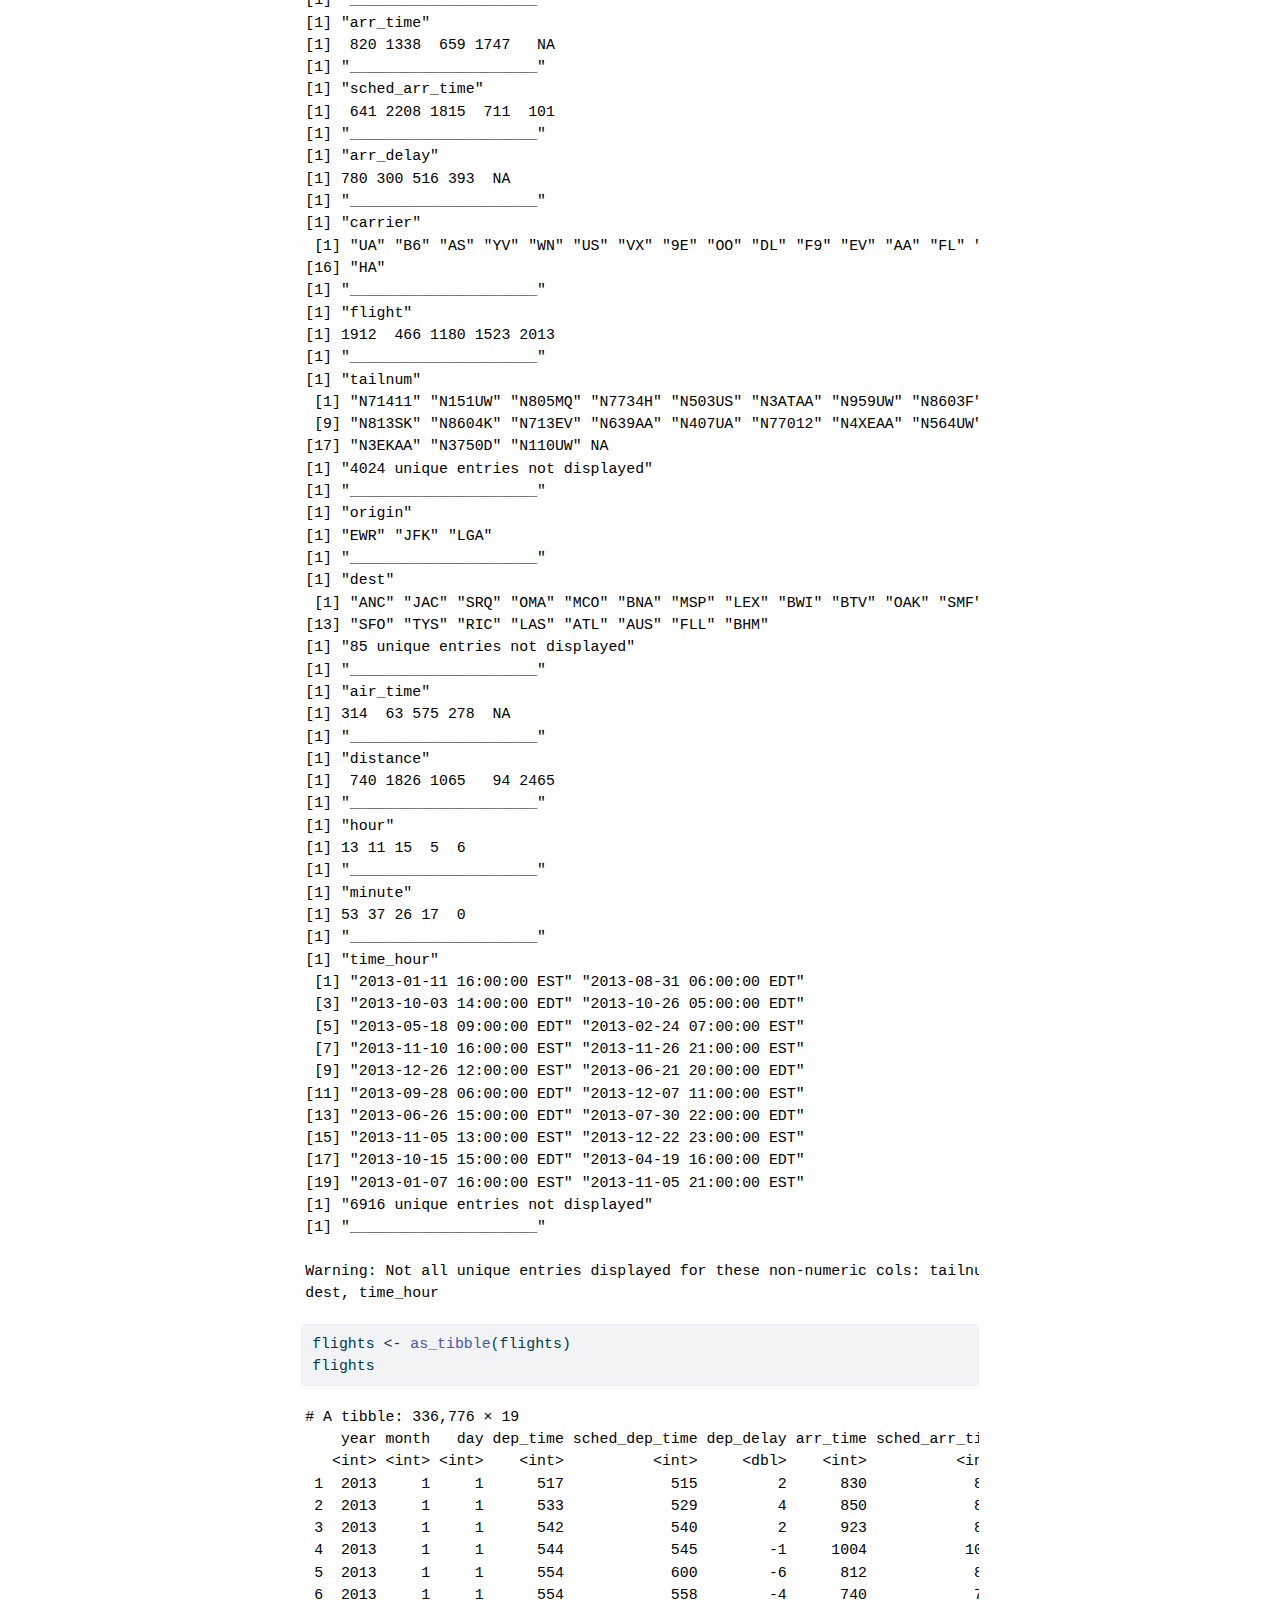
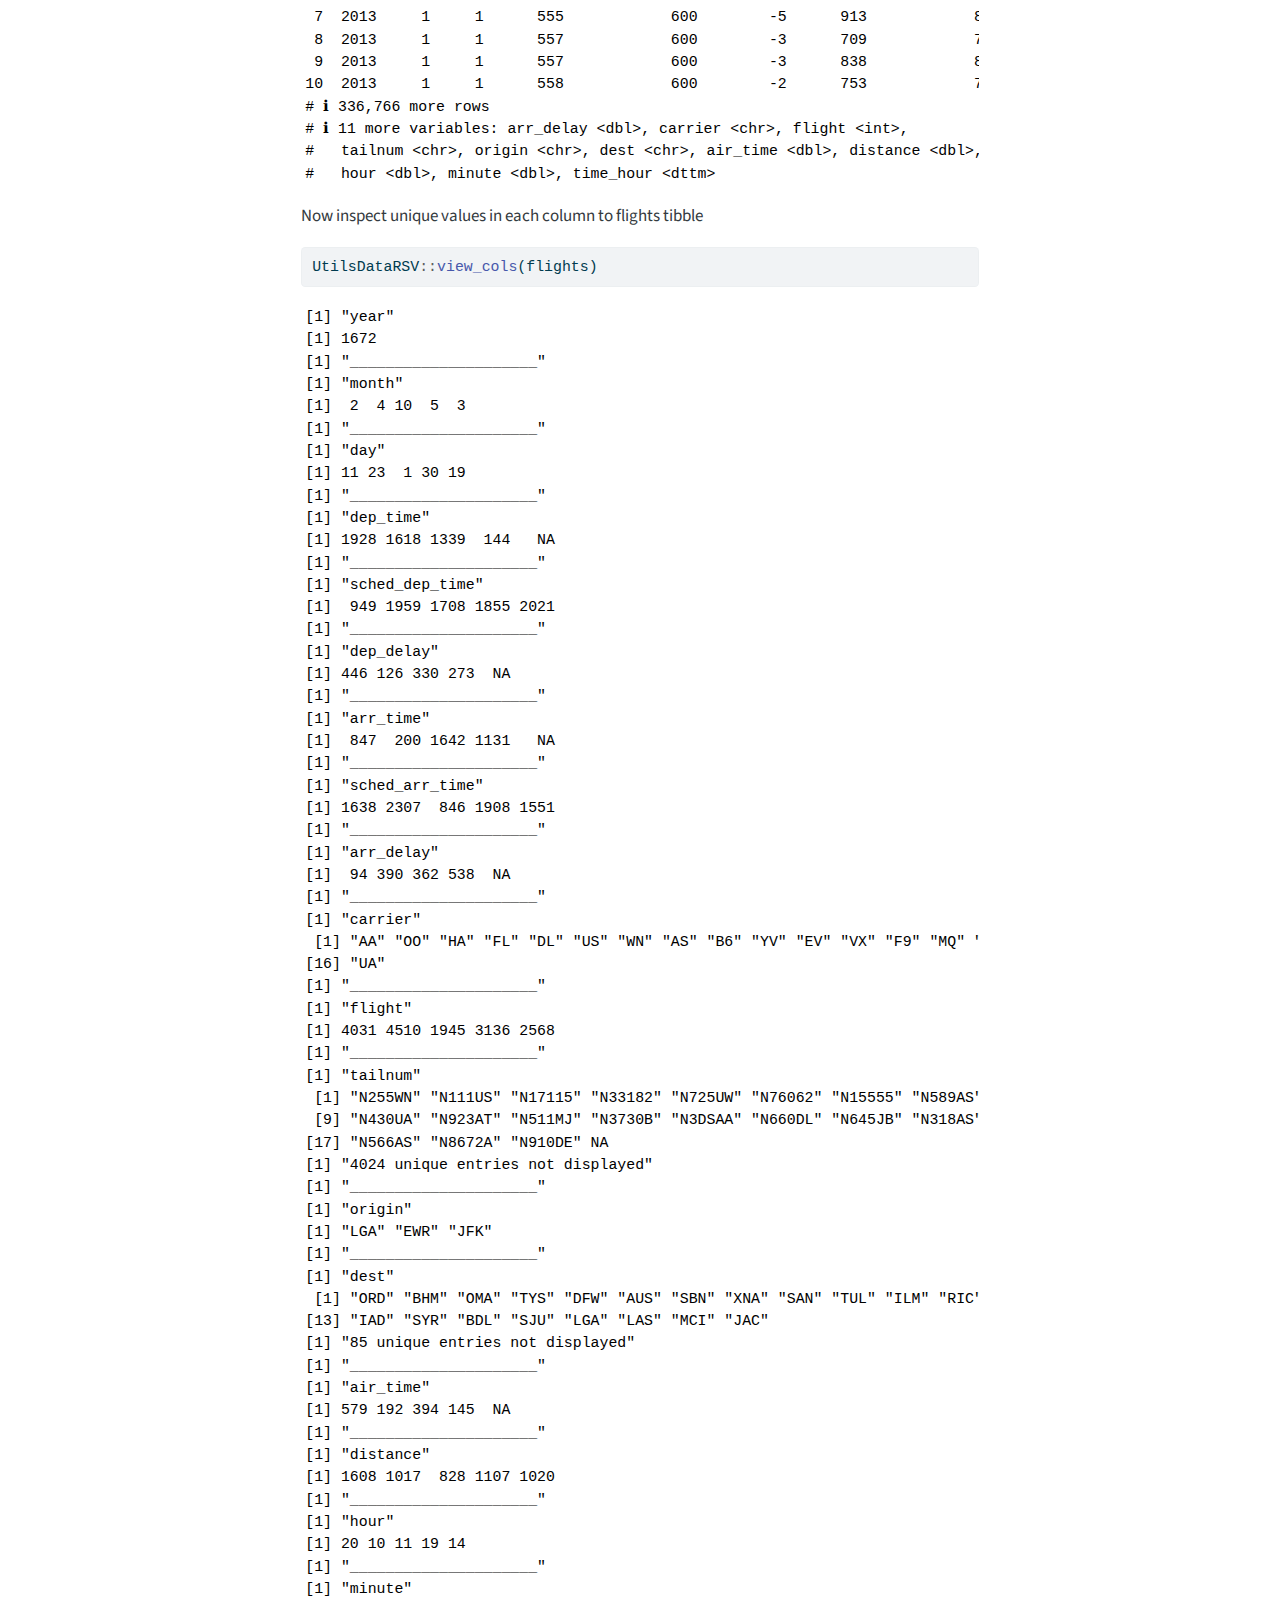
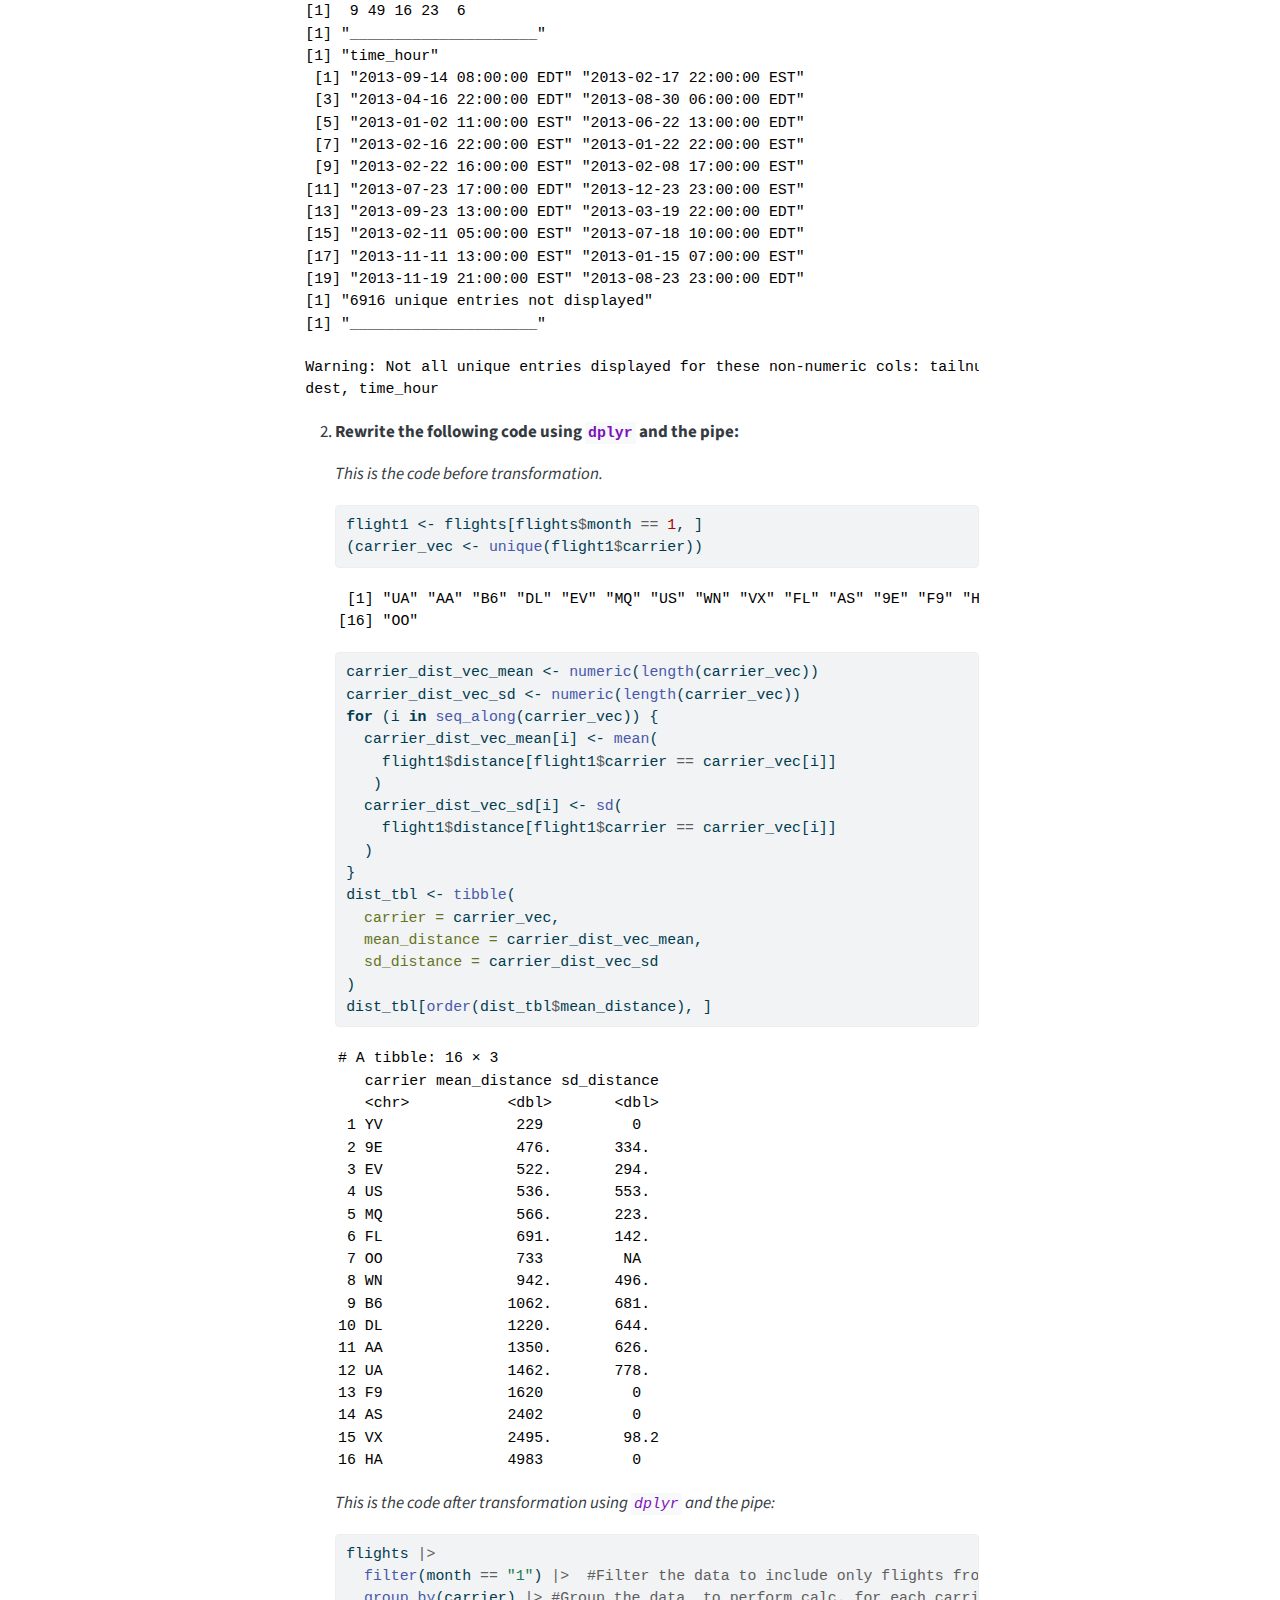
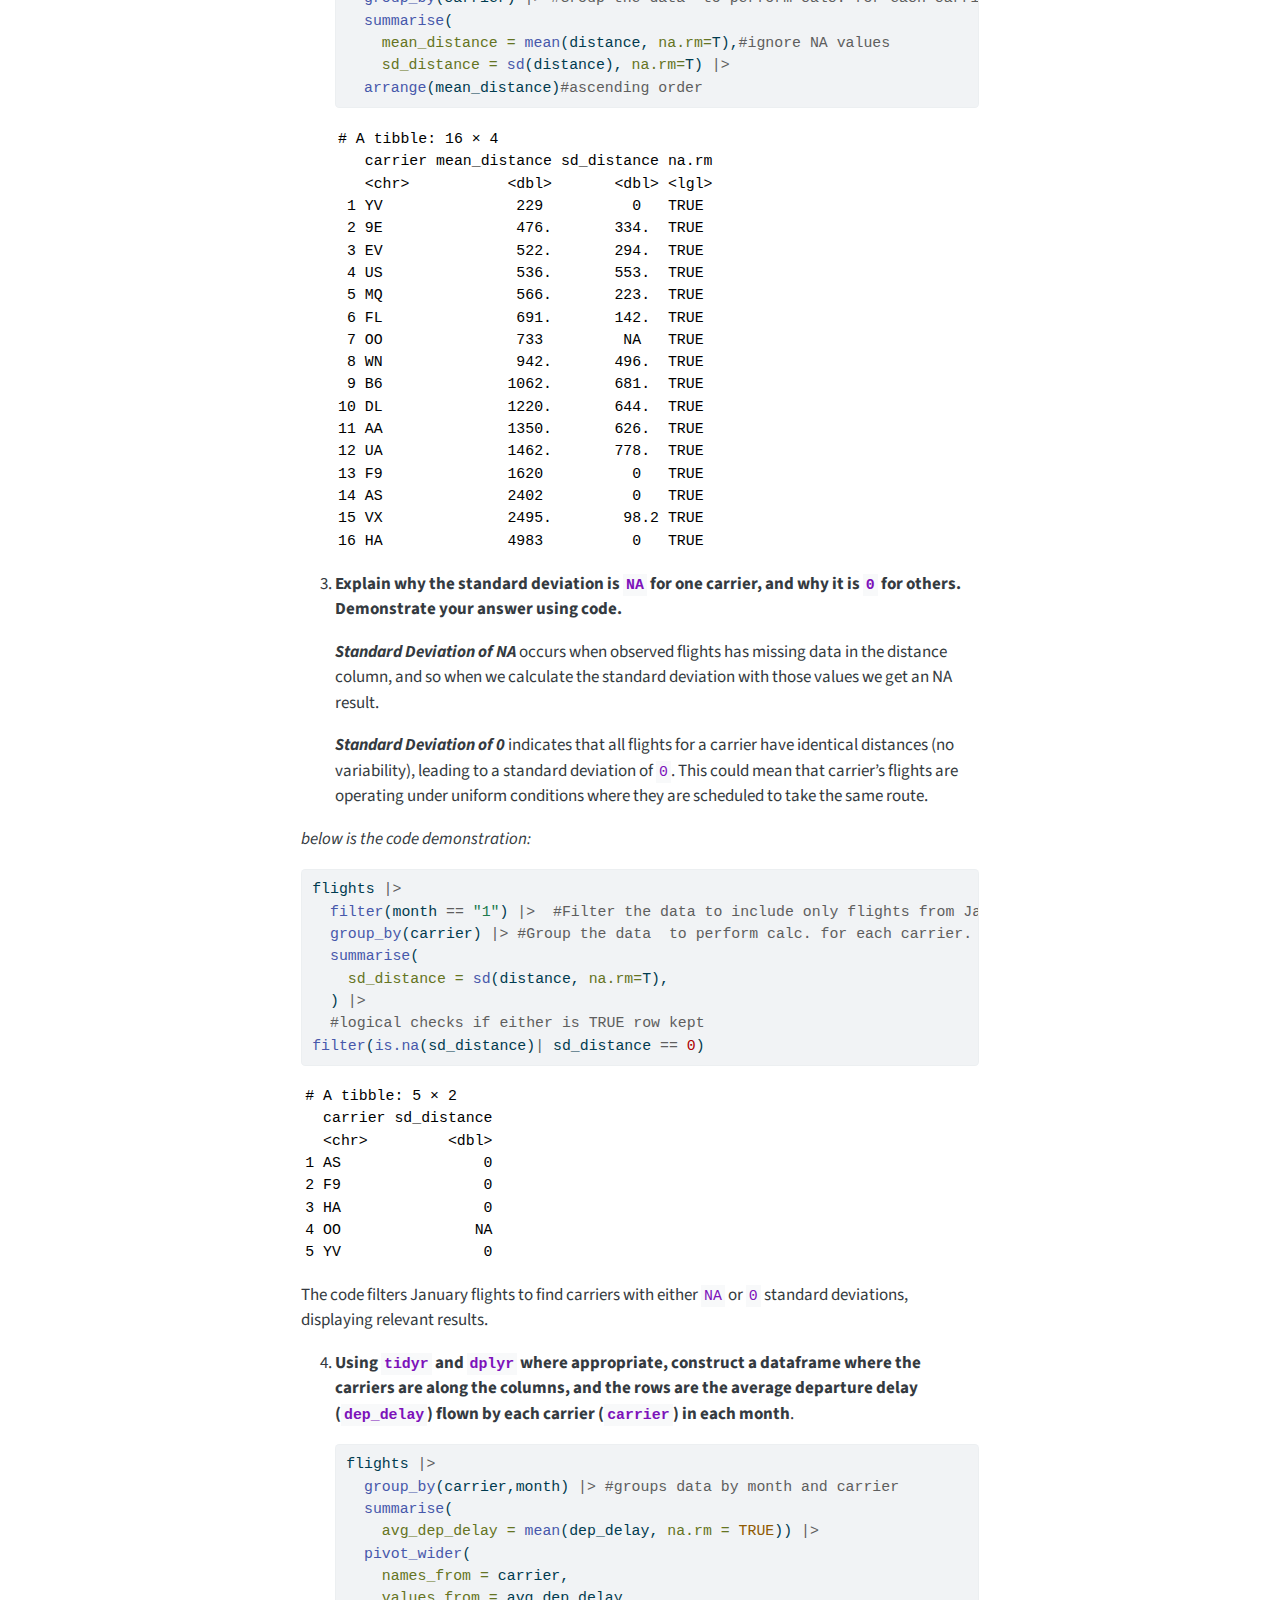
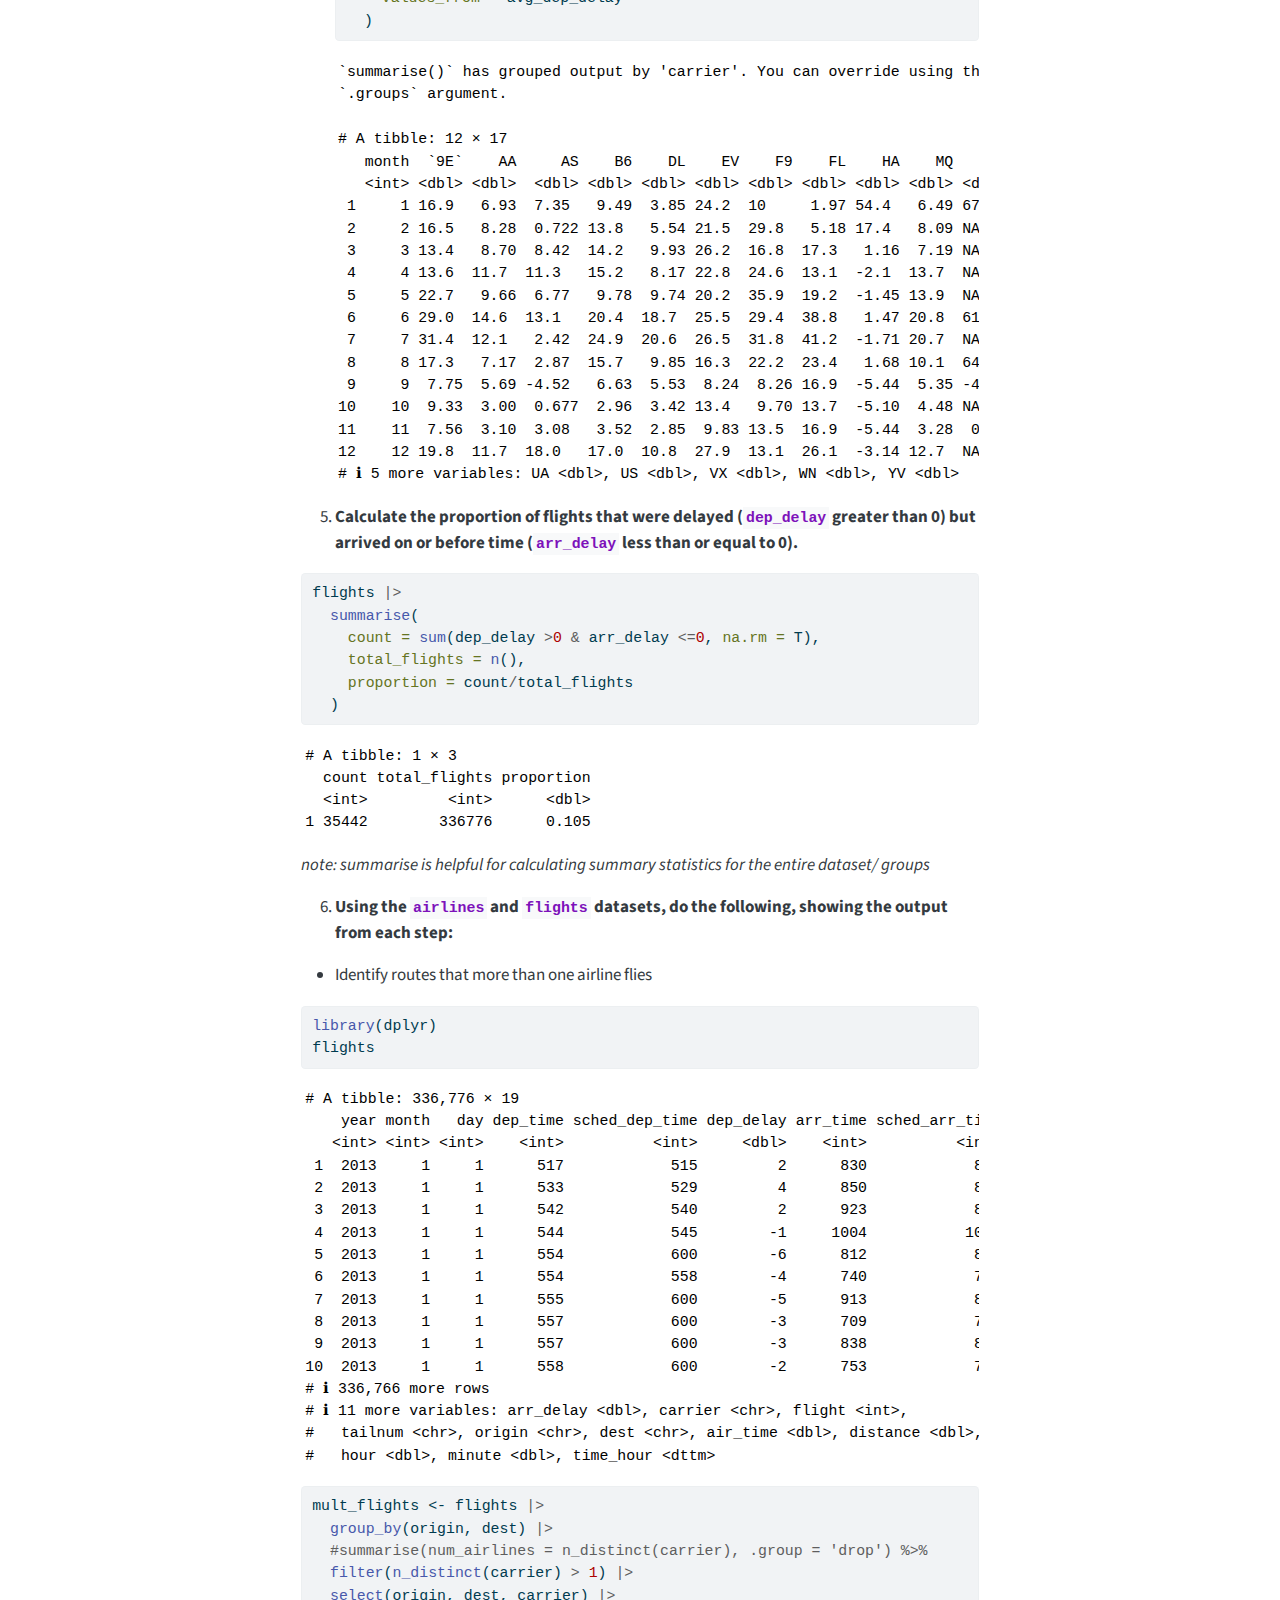
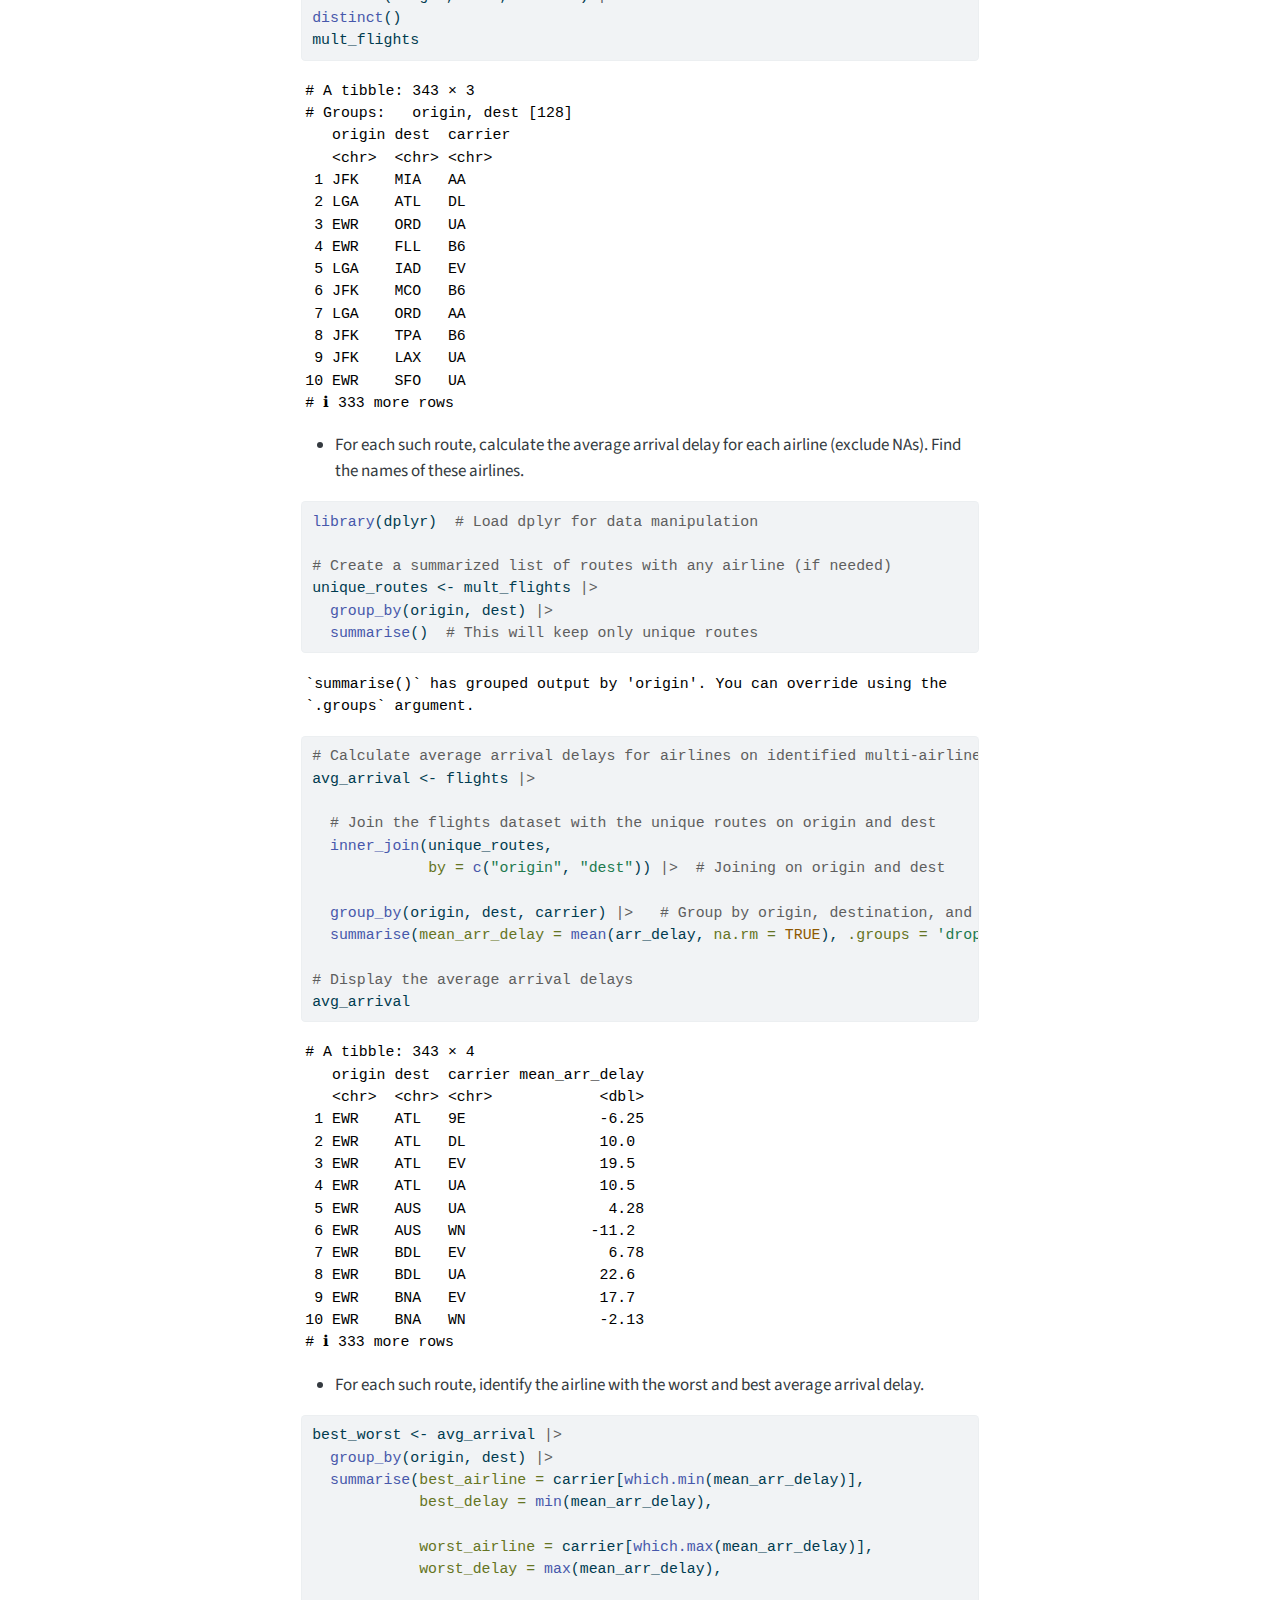
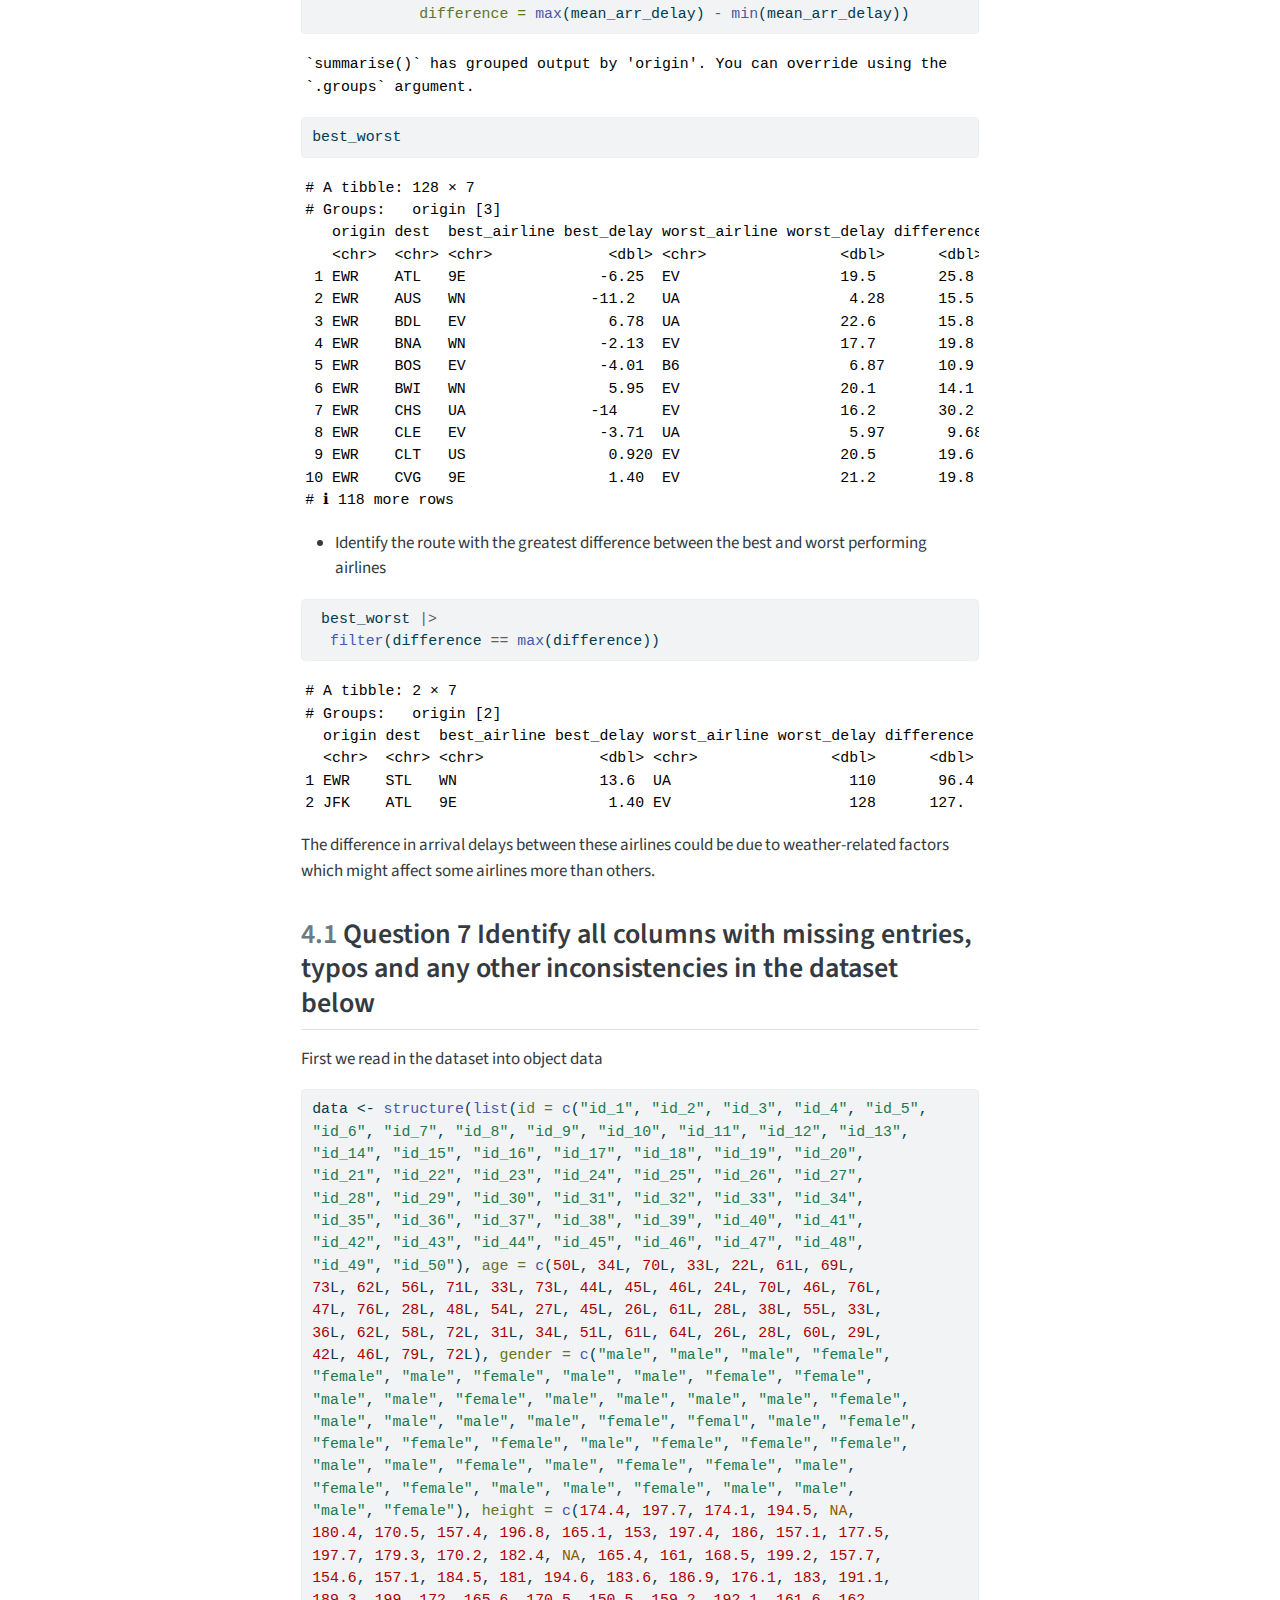
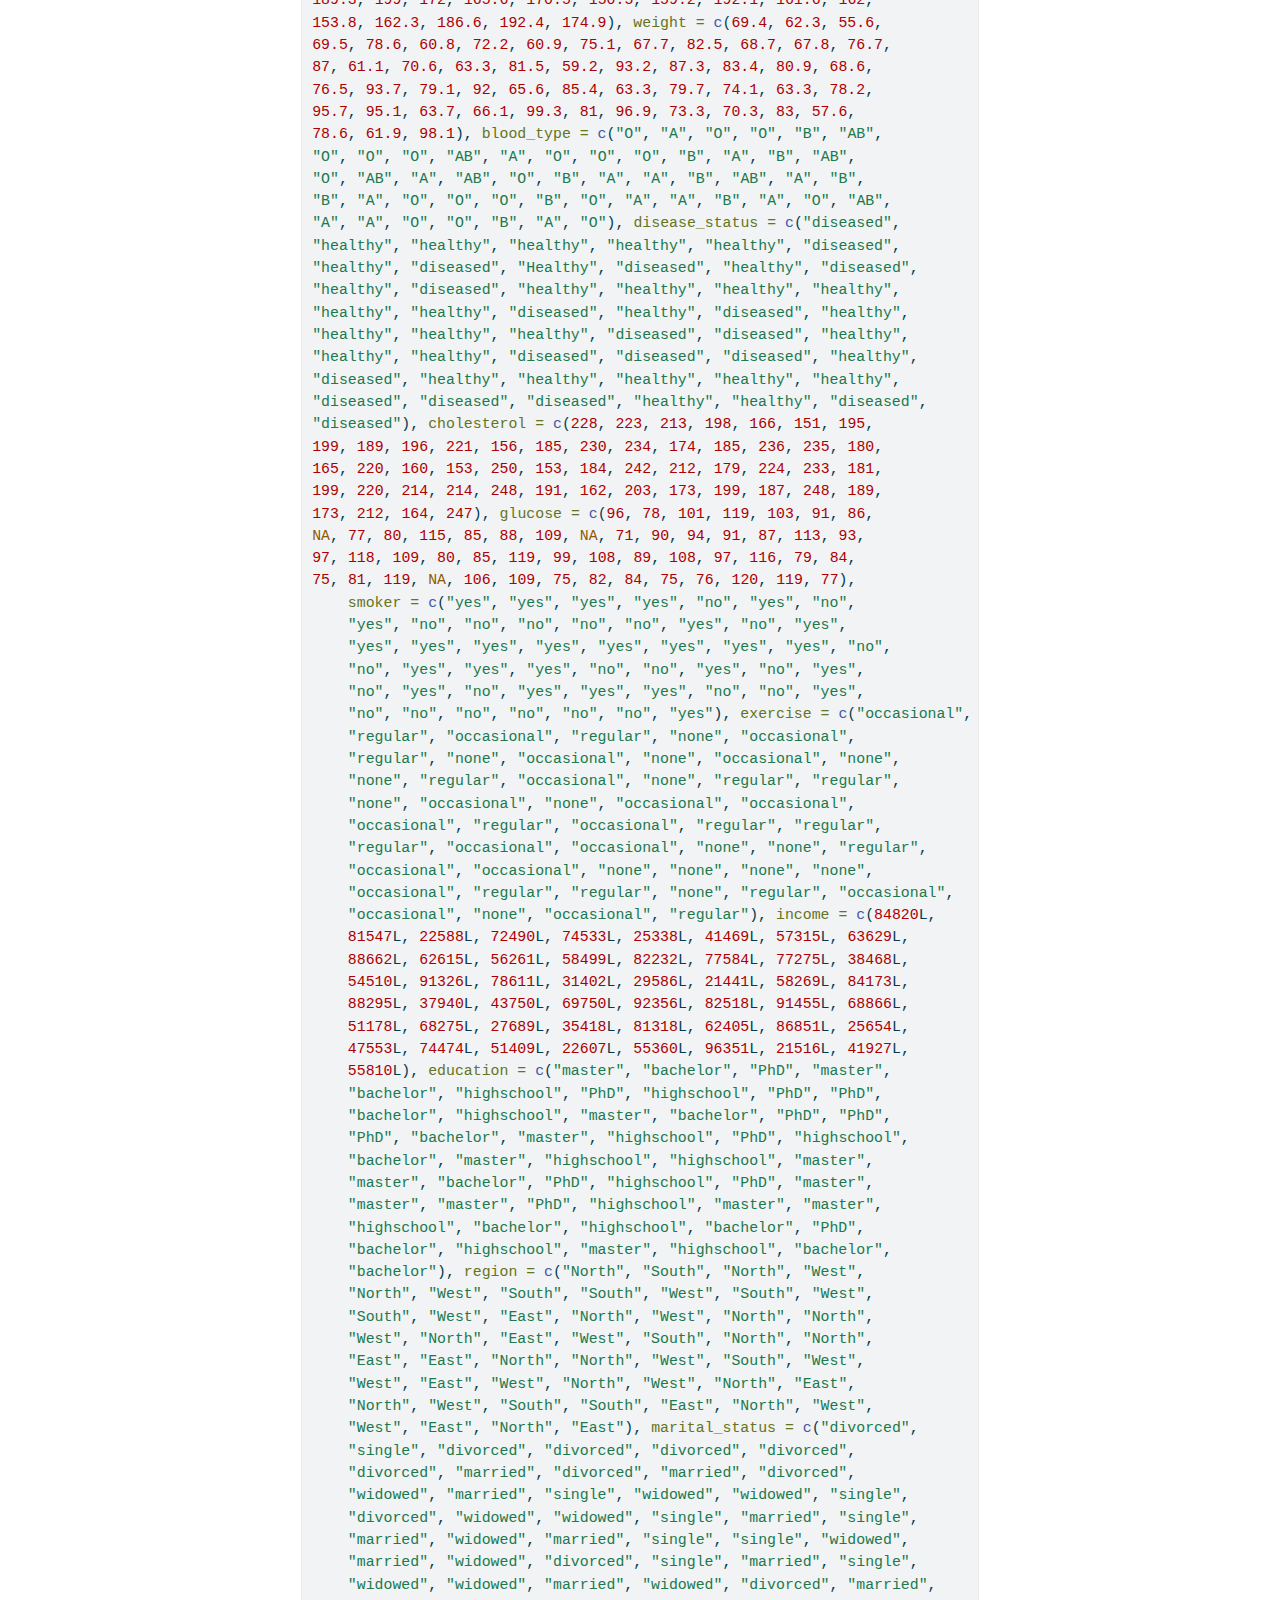
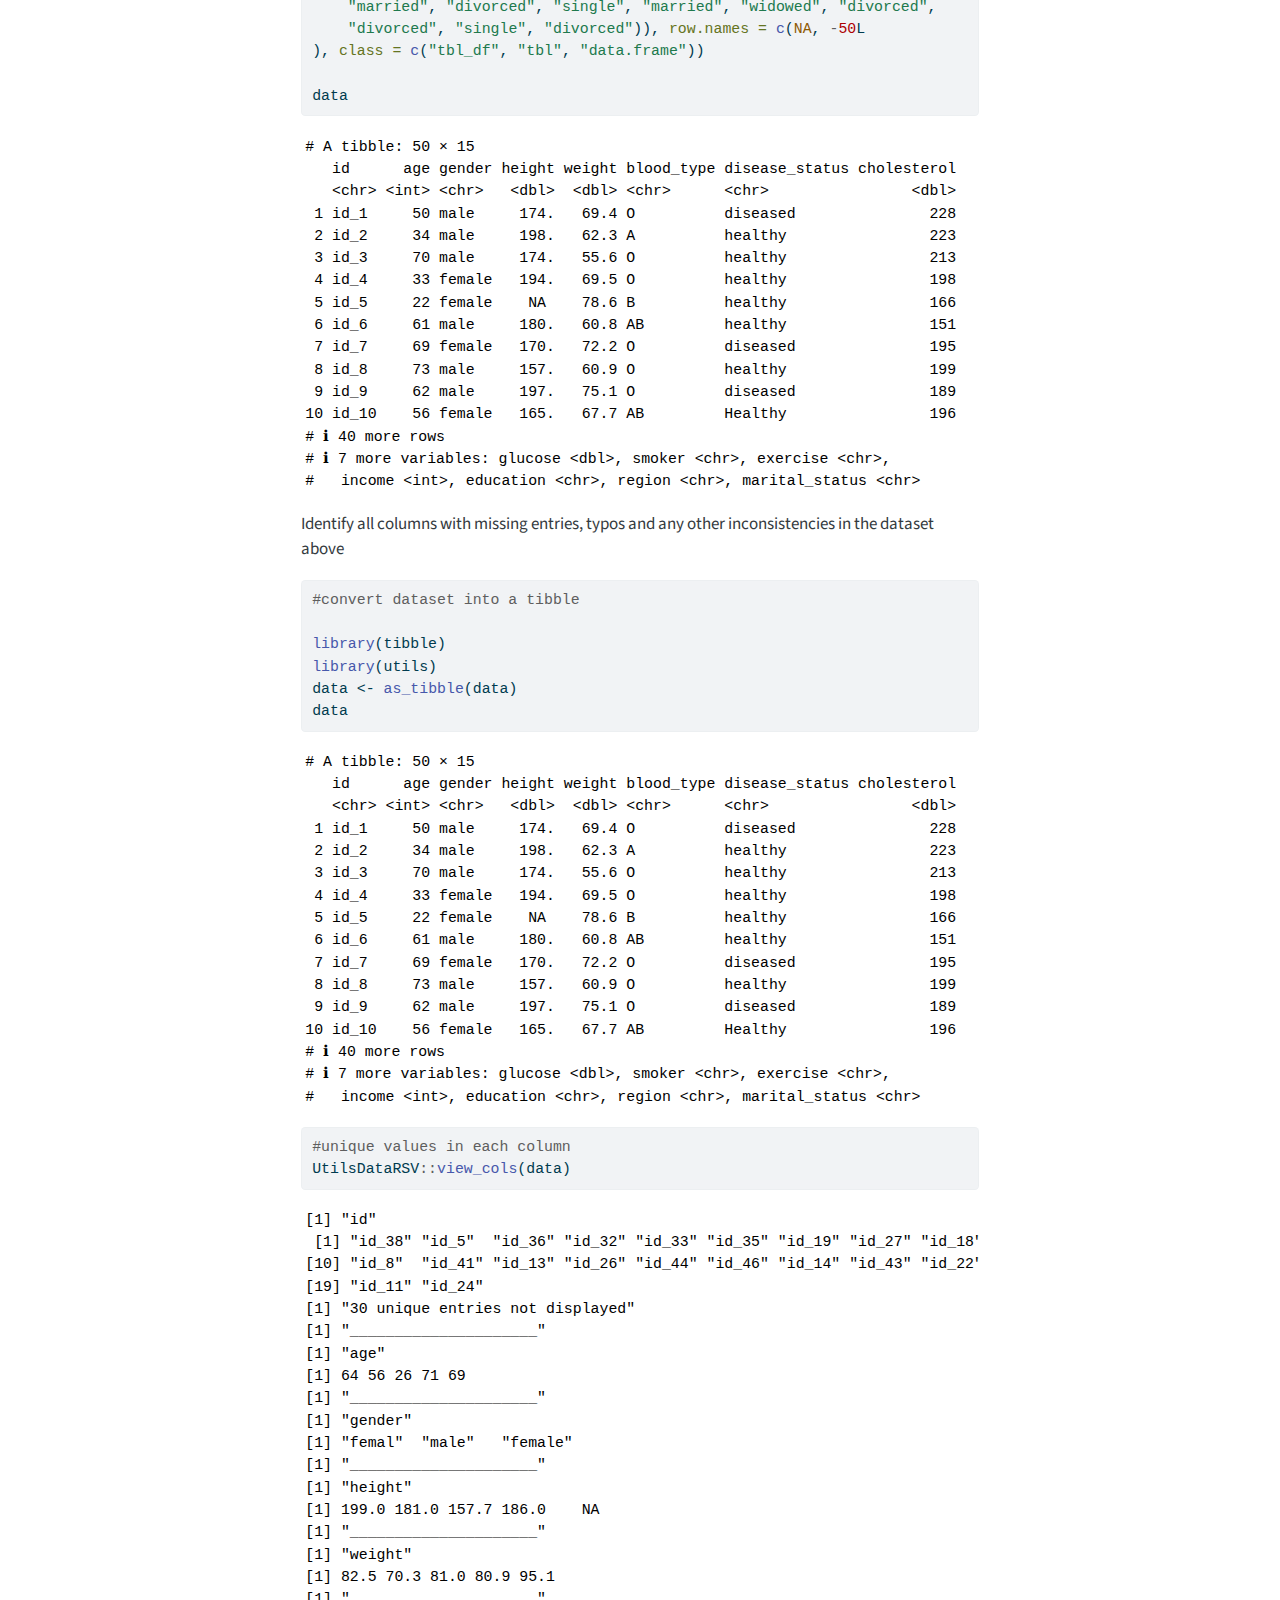
<file: docs/prac-day-four.html>
<!DOCTYPE html>
<html xmlns="http://www.w3.org/1999/xhtml" lang="en" xml:lang="en"><head>

<meta charset="utf-8">
<meta name="generator" content="quarto-1.5.57">

<meta name="viewport" content="width=device-width, initial-scale=1.0, user-scalable=yes">


<title>3&nbsp; Prac Day 4 – Statistical Computing Practicals</title>
<style>
code{white-space: pre-wrap;}
span.smallcaps{font-variant: small-caps;}
div.columns{display: flex; gap: min(4vw, 1.5em);}
div.column{flex: auto; overflow-x: auto;}
div.hanging-indent{margin-left: 1.5em; text-indent: -1.5em;}
ul.task-list{list-style: none;}
ul.task-list li input[type="checkbox"] {
  width: 0.8em;
  margin: 0 0.8em 0.2em -1em; /* quarto-specific, see https://github.com/quarto-dev/quarto-cli/issues/4556 */ 
  vertical-align: middle;
}
/* CSS for syntax highlighting */
pre > code.sourceCode { white-space: pre; position: relative; }
pre > code.sourceCode > span { line-height: 1.25; }
pre > code.sourceCode > span:empty { height: 1.2em; }
.sourceCode { overflow: visible; }
code.sourceCode > span { color: inherit; text-decoration: inherit; }
div.sourceCode { margin: 1em 0; }
pre.sourceCode { margin: 0; }
@media screen {
div.sourceCode { overflow: auto; }
}
@media print {
pre > code.sourceCode { white-space: pre-wrap; }
pre > code.sourceCode > span { display: inline-block; text-indent: -5em; padding-left: 5em; }
}
pre.numberSource code
  { counter-reset: source-line 0; }
pre.numberSource code > span
  { position: relative; left: -4em; counter-increment: source-line; }
pre.numberSource code > span > a:first-child::before
  { content: counter(source-line);
    position: relative; left: -1em; text-align: right; vertical-align: baseline;
    border: none; display: inline-block;
    -webkit-touch-callout: none; -webkit-user-select: none;
    -khtml-user-select: none; -moz-user-select: none;
    -ms-user-select: none; user-select: none;
    padding: 0 4px; width: 4em;
  }
pre.numberSource { margin-left: 3em;  padding-left: 4px; }
div.sourceCode
  {   }
@media screen {
pre > code.sourceCode > span > a:first-child::before { text-decoration: underline; }
}
</style>


<script src="site_libs/quarto-nav/quarto-nav.js"></script>
<script src="site_libs/quarto-nav/headroom.min.js"></script>
<script src="site_libs/clipboard/clipboard.min.js"></script>
<script src="site_libs/quarto-search/autocomplete.umd.js"></script>
<script src="site_libs/quarto-search/fuse.min.js"></script>
<script src="site_libs/quarto-search/quarto-search.js"></script>
<meta name="quarto:offset" content="./">
<link href="./prac_2.html" rel="next">
<link href="./PRAC_1.html" rel="prev">
<script src="site_libs/quarto-html/quarto.js"></script>
<script src="site_libs/quarto-html/popper.min.js"></script>
<script src="site_libs/quarto-html/tippy.umd.min.js"></script>
<script src="site_libs/quarto-html/anchor.min.js"></script>
<link href="site_libs/quarto-html/tippy.css" rel="stylesheet">
<link href="site_libs/quarto-html/quarto-syntax-highlighting.css" rel="stylesheet" id="quarto-text-highlighting-styles">
<script src="site_libs/bootstrap/bootstrap.min.js"></script>
<link href="site_libs/bootstrap/bootstrap-icons.css" rel="stylesheet">
<link href="site_libs/bootstrap/bootstrap.min.css" rel="stylesheet" id="quarto-bootstrap" data-mode="light">
<script id="quarto-search-options" type="application/json">{
  "location": "navbar",
  "copy-button": false,
  "collapse-after": 3,
  "panel-placement": "end",
  "type": "overlay",
  "limit": 50,
  "keyboard-shortcut": [
    "f",
    "/",
    "s"
  ],
  "show-item-context": false,
  "language": {
    "search-no-results-text": "No results",
    "search-matching-documents-text": "matching documents",
    "search-copy-link-title": "Copy link to search",
    "search-hide-matches-text": "Hide additional matches",
    "search-more-match-text": "more match in this document",
    "search-more-matches-text": "more matches in this document",
    "search-clear-button-title": "Clear",
    "search-text-placeholder": "",
    "search-detached-cancel-button-title": "Cancel",
    "search-submit-button-title": "Submit",
    "search-label": "Search"
  }
}</script>


</head>

<body class="nav-sidebar floating nav-fixed">

<div id="quarto-search-results"></div>
  <header id="quarto-header" class="headroom fixed-top">
    <nav class="navbar navbar-expand-lg " data-bs-theme="dark">
      <div class="navbar-container container-fluid">
      <div class="navbar-brand-container mx-auto">
    <a class="navbar-brand" href="./index.html">
    <span class="navbar-title">Statistical Computing Practicals</span>
    </a>
  </div>
        <div class="quarto-navbar-tools tools-end">
</div>
          <div id="quarto-search" class="" title="Search"></div>
      </div> <!-- /container-fluid -->
    </nav>
  <nav class="quarto-secondary-nav">
    <div class="container-fluid d-flex">
      <button type="button" class="quarto-btn-toggle btn" data-bs-toggle="collapse" role="button" data-bs-target=".quarto-sidebar-collapse-item" aria-controls="quarto-sidebar" aria-expanded="false" aria-label="Toggle sidebar navigation" onclick="if (window.quartoToggleHeadroom) { window.quartoToggleHeadroom(); }">
        <i class="bi bi-layout-text-sidebar-reverse"></i>
      </button>
        <nav class="quarto-page-breadcrumbs" aria-label="breadcrumb"><ol class="breadcrumb"><li class="breadcrumb-item"><a href="./prac-day-four.html"><span class="chapter-number">3</span>&nbsp; <span class="chapter-title">Prac Day 4</span></a></li></ol></nav>
        <a class="flex-grow-1" role="navigation" data-bs-toggle="collapse" data-bs-target=".quarto-sidebar-collapse-item" aria-controls="quarto-sidebar" aria-expanded="false" aria-label="Toggle sidebar navigation" onclick="if (window.quartoToggleHeadroom) { window.quartoToggleHeadroom(); }">      
        </a>
    </div>
  </nav>
</header>
<!-- content -->
<div id="quarto-content" class="quarto-container page-columns page-rows-contents page-layout-article page-navbar">
<!-- sidebar -->
  <nav id="quarto-sidebar" class="sidebar collapse collapse-horizontal quarto-sidebar-collapse-item sidebar-navigation floating overflow-auto">
    <div class="sidebar-menu-container"> 
    <ul class="list-unstyled mt-1">
        <li class="sidebar-item">
  <div class="sidebar-item-container"> 
  <a href="./index.html" class="sidebar-item-text sidebar-link">
 <span class="menu-text"><span class="chapter-number">1</span>&nbsp; <span class="chapter-title">STATISTICAL COMPUTING PRACTICALS</span></span></a>
  </div>
</li>
        <li class="sidebar-item">
  <div class="sidebar-item-container"> 
  <a href="./PRAC_1.html" class="sidebar-item-text sidebar-link">
 <span class="menu-text"><span class="chapter-number">2</span>&nbsp; <span class="chapter-title">Practical_One Solutions</span></span></a>
  </div>
</li>
        <li class="sidebar-item">
  <div class="sidebar-item-container"> 
  <a href="./prac-day-four.html" class="sidebar-item-text sidebar-link active">
 <span class="menu-text"><span class="chapter-number">3</span>&nbsp; <span class="chapter-title">Prac Day 4</span></span></a>
  </div>
</li>
        <li class="sidebar-item">
  <div class="sidebar-item-container"> 
  <a href="./prac_2.html" class="sidebar-item-text sidebar-link">
 <span class="menu-text"><span class="chapter-number">4</span>&nbsp; <span class="chapter-title">Prac 2</span></span></a>
  </div>
</li>
    </ul>
    </div>
</nav>
<div id="quarto-sidebar-glass" class="quarto-sidebar-collapse-item" data-bs-toggle="collapse" data-bs-target=".quarto-sidebar-collapse-item"></div>
<!-- margin-sidebar -->
    <div id="quarto-margin-sidebar" class="sidebar margin-sidebar">
        <nav id="TOC" role="doc-toc" class="toc-active">
    <h2 id="toc-title">Table of contents</h2>
   
  <ul>
  <li><a href="#questions" id="toc-questions" class="nav-link active" data-scroll-target="#questions"><span class="header-section-number">4</span> Questions</a>
  <ul class="collapse">
  <li><a href="#question-7-identify-all-columns-with-missing-entries-typos-and-any-other-inconsistencies-in-the-dataset-below" id="toc-question-7-identify-all-columns-with-missing-entries-typos-and-any-other-inconsistencies-in-the-dataset-below" class="nav-link" data-scroll-target="#question-7-identify-all-columns-with-missing-entries-typos-and-any-other-inconsistencies-in-the-dataset-below"><span class="header-section-number">4.1</span> Question 7 Identify all columns with missing entries, typos and any other inconsistencies in the dataset below</a></li>
  </ul></li>
  </ul>
</nav>
    </div>
<!-- main -->
<main class="content" id="quarto-document-content">

<header id="title-block-header" class="quarto-title-block default">
<div class="quarto-title">
<h1 class="title"><span class="chapter-number">3</span>&nbsp; <span class="chapter-title">Prac Day 4</span></h1>
</div>



<div class="quarto-title-meta">

    
  
    
  </div>
  


</header>


<p><em>SET-UP:</em></p>
<div class="cell">
<div class="sourceCode cell-code" id="cb1"><pre class="sourceCode r code-with-copy"><code class="sourceCode r"><span id="cb1-1"><a href="#cb1-1" aria-hidden="true" tabindex="-1"></a><span class="co"># Install tidyverse if not already installed</span></span>
<span id="cb1-2"><a href="#cb1-2" aria-hidden="true" tabindex="-1"></a><span class="cf">if</span> (<span class="sc">!</span><span class="fu">requireNamespace</span>(<span class="st">"tidyverse"</span>, <span class="at">quietly =</span> <span class="cn">TRUE</span>)) {</span>
<span id="cb1-3"><a href="#cb1-3" aria-hidden="true" tabindex="-1"></a>  <span class="fu">install.packages</span>(<span class="st">"tidyverse"</span>)</span>
<span id="cb1-4"><a href="#cb1-4" aria-hidden="true" tabindex="-1"></a>}</span>
<span id="cb1-5"><a href="#cb1-5" aria-hidden="true" tabindex="-1"></a><span class="fu">library</span>(tidyverse)</span></code><button title="Copy to Clipboard" class="code-copy-button"><i class="bi"></i></button></pre></div>
<div class="cell-output cell-output-stderr">
<pre><code>── Attaching core tidyverse packages ──────────────────────── tidyverse 2.0.0 ──
✔ dplyr     1.1.4     ✔ readr     2.1.5
✔ forcats   1.0.0     ✔ stringr   1.5.1
✔ ggplot2   3.5.1     ✔ tibble    3.2.1
✔ lubridate 1.9.4     ✔ tidyr     1.3.1
✔ purrr     1.0.4     
── Conflicts ────────────────────────────────────────── tidyverse_conflicts() ──
✖ dplyr::filter() masks stats::filter()
✖ dplyr::lag()    masks stats::lag()
ℹ Use the conflicted package (&lt;http://conflicted.r-lib.org/&gt;) to force all conflicts to become errors</code></pre>
</div>
<div class="sourceCode cell-code" id="cb3"><pre class="sourceCode r code-with-copy"><code class="sourceCode r"><span id="cb3-1"><a href="#cb3-1" aria-hidden="true" tabindex="-1"></a><span class="co"># Install and load nycflights13 for flight data</span></span>
<span id="cb3-2"><a href="#cb3-2" aria-hidden="true" tabindex="-1"></a><span class="cf">if</span> (<span class="sc">!</span><span class="fu">requireNamespace</span>(<span class="st">"nycflights13"</span>, <span class="at">quietly =</span> <span class="cn">TRUE</span>)) {</span>
<span id="cb3-3"><a href="#cb3-3" aria-hidden="true" tabindex="-1"></a>  <span class="fu">install.packages</span>(<span class="st">"nycflights13"</span>)</span>
<span id="cb3-4"><a href="#cb3-4" aria-hidden="true" tabindex="-1"></a>}</span>
<span id="cb3-5"><a href="#cb3-5" aria-hidden="true" tabindex="-1"></a><span class="cf">if</span> (<span class="sc">!</span><span class="fu">requireNamespace</span>(<span class="st">"remotes"</span>, <span class="at">quietly =</span> <span class="cn">TRUE</span>)) {</span>
<span id="cb3-6"><a href="#cb3-6" aria-hidden="true" tabindex="-1"></a>  <span class="fu">install.packages</span>(<span class="st">"remotes"</span>)</span>
<span id="cb3-7"><a href="#cb3-7" aria-hidden="true" tabindex="-1"></a>}</span>
<span id="cb3-8"><a href="#cb3-8" aria-hidden="true" tabindex="-1"></a>remotes<span class="sc">::</span><span class="fu">install_github</span>(<span class="st">"SATVILab/UtilsDataRSV"</span>)</span></code><button title="Copy to Clipboard" class="code-copy-button"><i class="bi"></i></button></pre></div>
<div class="cell-output cell-output-stderr">
<pre><code>Using GitHub PAT from the git credential store.
Skipping install of 'UtilsDataRSV' from a github remote, the SHA1 (c7018542) has not changed since last install.
  Use `force = TRUE` to force installation</code></pre>
</div>
<div class="sourceCode cell-code" id="cb5"><pre class="sourceCode r code-with-copy"><code class="sourceCode r"><span id="cb5-1"><a href="#cb5-1" aria-hidden="true" tabindex="-1"></a><span class="fu">library</span>(nycflights13)</span>
<span id="cb5-2"><a href="#cb5-2" aria-hidden="true" tabindex="-1"></a><span class="fu">library</span>(dplyr)  </span>
<span id="cb5-3"><a href="#cb5-3" aria-hidden="true" tabindex="-1"></a><span class="fu">library</span>(tibble)</span></code><button title="Copy to Clipboard" class="code-copy-button"><i class="bi"></i></button></pre></div>
</div>
<section id="questions" class="level1" data-number="4">
<h1 data-number="4"><span class="header-section-number">4</span> Questions</h1>
<ol type="1">
<li><strong>Display the <code>flights</code> dataset in an alternative format to simply printing it (i.e.&nbsp;running <code>flights</code>).</strong></li>
</ol>
<div class="cell">
<div class="sourceCode cell-code" id="cb6"><pre class="sourceCode r code-with-copy"><code class="sourceCode r"><span id="cb6-1"><a href="#cb6-1" aria-hidden="true" tabindex="-1"></a><span class="co"># Convert flights dataframe to a tibble</span></span>
<span id="cb6-2"><a href="#cb6-2" aria-hidden="true" tabindex="-1"></a>UtilsDataRSV<span class="sc">::</span><span class="fu">view_cols</span>(flights)</span></code><button title="Copy to Clipboard" class="code-copy-button"><i class="bi"></i></button></pre></div>
<div class="cell-output cell-output-stdout">
<pre><code>[1] "year"
[1] 1765
[1] "_____________________"
[1] "month"
[1] 2 6 9 4 3
[1] "_____________________"
[1] "day"
[1]  1 30  5  3 11
[1] "_____________________"
[1] "dep_time"
[1]  527  303 2020 1911   NA
[1] "_____________________"
[1] "sched_dep_time"
[1] 1530 1545 1505 1709 1120
[1] "_____________________"
[1] "dep_delay"
[1] 179 269 372  -1  NA
[1] "_____________________"
[1] "arr_time"
[1]  820 1338  659 1747   NA
[1] "_____________________"
[1] "sched_arr_time"
[1]  641 2208 1815  711  101
[1] "_____________________"
[1] "arr_delay"
[1] 780 300 516 393  NA
[1] "_____________________"
[1] "carrier"
 [1] "UA" "B6" "AS" "YV" "WN" "US" "VX" "9E" "OO" "DL" "F9" "EV" "AA" "FL" "MQ"
[16] "HA"
[1] "_____________________"
[1] "flight"
[1] 1912  466 1180 1523 2013
[1] "_____________________"
[1] "tailnum"
 [1] "N71411" "N151UW" "N805MQ" "N7734H" "N503US" "N3ATAA" "N959UW" "N8603F"
 [9] "N813SK" "N8604K" "N713EV" "N639AA" "N407UA" "N77012" "N4XEAA" "N564UW"
[17] "N3EKAA" "N3750D" "N110UW" NA      
[1] "4024 unique entries not displayed"
[1] "_____________________"
[1] "origin"
[1] "EWR" "JFK" "LGA"
[1] "_____________________"
[1] "dest"
 [1] "ANC" "JAC" "SRQ" "OMA" "MCO" "BNA" "MSP" "LEX" "BWI" "BTV" "OAK" "SMF"
[13] "SFO" "TYS" "RIC" "LAS" "ATL" "AUS" "FLL" "BHM"
[1] "85 unique entries not displayed"
[1] "_____________________"
[1] "air_time"
[1] 314  63 575 278  NA
[1] "_____________________"
[1] "distance"
[1]  740 1826 1065   94 2465
[1] "_____________________"
[1] "hour"
[1] 13 11 15  5  6
[1] "_____________________"
[1] "minute"
[1] 53 37 26 17  0
[1] "_____________________"
[1] "time_hour"
 [1] "2013-01-11 16:00:00 EST" "2013-08-31 06:00:00 EDT"
 [3] "2013-10-03 14:00:00 EDT" "2013-10-26 05:00:00 EDT"
 [5] "2013-05-18 09:00:00 EDT" "2013-02-24 07:00:00 EST"
 [7] "2013-11-10 16:00:00 EST" "2013-11-26 21:00:00 EST"
 [9] "2013-12-26 12:00:00 EST" "2013-06-21 20:00:00 EDT"
[11] "2013-09-28 06:00:00 EDT" "2013-12-07 11:00:00 EST"
[13] "2013-06-26 15:00:00 EDT" "2013-07-30 22:00:00 EDT"
[15] "2013-11-05 13:00:00 EST" "2013-12-22 23:00:00 EST"
[17] "2013-10-15 15:00:00 EDT" "2013-04-19 16:00:00 EDT"
[19] "2013-01-07 16:00:00 EST" "2013-11-05 21:00:00 EST"
[1] "6916 unique entries not displayed"
[1] "_____________________"</code></pre>
</div>
<div class="cell-output cell-output-stderr">
<pre><code>Warning: Not all unique entries displayed for these non-numeric cols: tailnum,
dest, time_hour</code></pre>
</div>
<div class="sourceCode cell-code" id="cb9"><pre class="sourceCode r code-with-copy"><code class="sourceCode r"><span id="cb9-1"><a href="#cb9-1" aria-hidden="true" tabindex="-1"></a>flights <span class="ot">&lt;-</span> <span class="fu">as_tibble</span>(flights)</span>
<span id="cb9-2"><a href="#cb9-2" aria-hidden="true" tabindex="-1"></a>flights</span></code><button title="Copy to Clipboard" class="code-copy-button"><i class="bi"></i></button></pre></div>
<div class="cell-output cell-output-stdout">
<pre><code># A tibble: 336,776 × 19
    year month   day dep_time sched_dep_time dep_delay arr_time sched_arr_time
   &lt;int&gt; &lt;int&gt; &lt;int&gt;    &lt;int&gt;          &lt;int&gt;     &lt;dbl&gt;    &lt;int&gt;          &lt;int&gt;
 1  2013     1     1      517            515         2      830            819
 2  2013     1     1      533            529         4      850            830
 3  2013     1     1      542            540         2      923            850
 4  2013     1     1      544            545        -1     1004           1022
 5  2013     1     1      554            600        -6      812            837
 6  2013     1     1      554            558        -4      740            728
 7  2013     1     1      555            600        -5      913            854
 8  2013     1     1      557            600        -3      709            723
 9  2013     1     1      557            600        -3      838            846
10  2013     1     1      558            600        -2      753            745
# ℹ 336,766 more rows
# ℹ 11 more variables: arr_delay &lt;dbl&gt;, carrier &lt;chr&gt;, flight &lt;int&gt;,
#   tailnum &lt;chr&gt;, origin &lt;chr&gt;, dest &lt;chr&gt;, air_time &lt;dbl&gt;, distance &lt;dbl&gt;,
#   hour &lt;dbl&gt;, minute &lt;dbl&gt;, time_hour &lt;dttm&gt;</code></pre>
</div>
</div>
<p>Now inspect unique values in each column to flights tibble</p>
<div class="cell">
<div class="sourceCode cell-code" id="cb11"><pre class="sourceCode r code-with-copy"><code class="sourceCode r"><span id="cb11-1"><a href="#cb11-1" aria-hidden="true" tabindex="-1"></a>UtilsDataRSV<span class="sc">::</span><span class="fu">view_cols</span>(flights)</span></code><button title="Copy to Clipboard" class="code-copy-button"><i class="bi"></i></button></pre></div>
<div class="cell-output cell-output-stdout">
<pre><code>[1] "year"
[1] 1672
[1] "_____________________"
[1] "month"
[1]  2  4 10  5  3
[1] "_____________________"
[1] "day"
[1] 11 23  1 30 19
[1] "_____________________"
[1] "dep_time"
[1] 1928 1618 1339  144   NA
[1] "_____________________"
[1] "sched_dep_time"
[1]  949 1959 1708 1855 2021
[1] "_____________________"
[1] "dep_delay"
[1] 446 126 330 273  NA
[1] "_____________________"
[1] "arr_time"
[1]  847  200 1642 1131   NA
[1] "_____________________"
[1] "sched_arr_time"
[1] 1638 2307  846 1908 1551
[1] "_____________________"
[1] "arr_delay"
[1]  94 390 362 538  NA
[1] "_____________________"
[1] "carrier"
 [1] "AA" "OO" "HA" "FL" "DL" "US" "WN" "AS" "B6" "YV" "EV" "VX" "F9" "MQ" "9E"
[16] "UA"
[1] "_____________________"
[1] "flight"
[1] 4031 4510 1945 3136 2568
[1] "_____________________"
[1] "tailnum"
 [1] "N255WN" "N111US" "N17115" "N33182" "N725UW" "N76062" "N15555" "N589AS"
 [9] "N430UA" "N923AT" "N511MJ" "N3730B" "N3DSAA" "N660DL" "N645JB" "N318AS"
[17] "N566AS" "N8672A" "N910DE" NA      
[1] "4024 unique entries not displayed"
[1] "_____________________"
[1] "origin"
[1] "LGA" "EWR" "JFK"
[1] "_____________________"
[1] "dest"
 [1] "ORD" "BHM" "OMA" "TYS" "DFW" "AUS" "SBN" "XNA" "SAN" "TUL" "ILM" "RIC"
[13] "IAD" "SYR" "BDL" "SJU" "LGA" "LAS" "MCI" "JAC"
[1] "85 unique entries not displayed"
[1] "_____________________"
[1] "air_time"
[1] 579 192 394 145  NA
[1] "_____________________"
[1] "distance"
[1] 1608 1017  828 1107 1020
[1] "_____________________"
[1] "hour"
[1] 20 10 11 19 14
[1] "_____________________"
[1] "minute"
[1]  9 49 16 23  6
[1] "_____________________"
[1] "time_hour"
 [1] "2013-09-14 08:00:00 EDT" "2013-02-17 22:00:00 EST"
 [3] "2013-04-16 22:00:00 EDT" "2013-08-30 06:00:00 EDT"
 [5] "2013-01-02 11:00:00 EST" "2013-06-22 13:00:00 EDT"
 [7] "2013-02-16 22:00:00 EST" "2013-01-22 22:00:00 EST"
 [9] "2013-02-22 16:00:00 EST" "2013-02-08 17:00:00 EST"
[11] "2013-07-23 17:00:00 EDT" "2013-12-23 23:00:00 EST"
[13] "2013-09-23 13:00:00 EDT" "2013-03-19 22:00:00 EDT"
[15] "2013-02-11 05:00:00 EST" "2013-07-18 10:00:00 EDT"
[17] "2013-11-11 13:00:00 EST" "2013-01-15 07:00:00 EST"
[19] "2013-11-19 21:00:00 EST" "2013-08-23 23:00:00 EDT"
[1] "6916 unique entries not displayed"
[1] "_____________________"</code></pre>
</div>
<div class="cell-output cell-output-stderr">
<pre><code>Warning: Not all unique entries displayed for these non-numeric cols: tailnum,
dest, time_hour</code></pre>
</div>
</div>
<ol start="2" type="1">
<li><p><strong>Rewrite the following code using <code>dplyr</code> and the pipe:</strong></p>
<p><em>This is the code before transformation.</em></p>
<div class="cell">
<div class="sourceCode cell-code" id="cb14"><pre class="sourceCode r code-with-copy"><code class="sourceCode r"><span id="cb14-1"><a href="#cb14-1" aria-hidden="true" tabindex="-1"></a>flight1 <span class="ot">&lt;-</span> flights[flights<span class="sc">$</span>month <span class="sc">==</span> <span class="dv">1</span>, ]</span>
<span id="cb14-2"><a href="#cb14-2" aria-hidden="true" tabindex="-1"></a>(carrier_vec <span class="ot">&lt;-</span> <span class="fu">unique</span>(flight1<span class="sc">$</span>carrier))</span></code><button title="Copy to Clipboard" class="code-copy-button"><i class="bi"></i></button></pre></div>
<div class="cell-output cell-output-stdout">
<pre><code> [1] "UA" "AA" "B6" "DL" "EV" "MQ" "US" "WN" "VX" "FL" "AS" "9E" "F9" "HA" "YV"
[16] "OO"</code></pre>
</div>
<div class="sourceCode cell-code" id="cb16"><pre class="sourceCode r code-with-copy"><code class="sourceCode r"><span id="cb16-1"><a href="#cb16-1" aria-hidden="true" tabindex="-1"></a>carrier_dist_vec_mean <span class="ot">&lt;-</span> <span class="fu">numeric</span>(<span class="fu">length</span>(carrier_vec))</span>
<span id="cb16-2"><a href="#cb16-2" aria-hidden="true" tabindex="-1"></a>carrier_dist_vec_sd <span class="ot">&lt;-</span> <span class="fu">numeric</span>(<span class="fu">length</span>(carrier_vec))</span>
<span id="cb16-3"><a href="#cb16-3" aria-hidden="true" tabindex="-1"></a><span class="cf">for</span> (i <span class="cf">in</span> <span class="fu">seq_along</span>(carrier_vec)) {</span>
<span id="cb16-4"><a href="#cb16-4" aria-hidden="true" tabindex="-1"></a>  carrier_dist_vec_mean[i] <span class="ot">&lt;-</span> <span class="fu">mean</span>(</span>
<span id="cb16-5"><a href="#cb16-5" aria-hidden="true" tabindex="-1"></a>    flight1<span class="sc">$</span>distance[flight1<span class="sc">$</span>carrier <span class="sc">==</span> carrier_vec[i]]</span>
<span id="cb16-6"><a href="#cb16-6" aria-hidden="true" tabindex="-1"></a>   )</span>
<span id="cb16-7"><a href="#cb16-7" aria-hidden="true" tabindex="-1"></a>  carrier_dist_vec_sd[i] <span class="ot">&lt;-</span> <span class="fu">sd</span>(</span>
<span id="cb16-8"><a href="#cb16-8" aria-hidden="true" tabindex="-1"></a>    flight1<span class="sc">$</span>distance[flight1<span class="sc">$</span>carrier <span class="sc">==</span> carrier_vec[i]]</span>
<span id="cb16-9"><a href="#cb16-9" aria-hidden="true" tabindex="-1"></a>  )</span>
<span id="cb16-10"><a href="#cb16-10" aria-hidden="true" tabindex="-1"></a>}</span>
<span id="cb16-11"><a href="#cb16-11" aria-hidden="true" tabindex="-1"></a>dist_tbl <span class="ot">&lt;-</span> <span class="fu">tibble</span>(</span>
<span id="cb16-12"><a href="#cb16-12" aria-hidden="true" tabindex="-1"></a>  <span class="at">carrier =</span> carrier_vec,</span>
<span id="cb16-13"><a href="#cb16-13" aria-hidden="true" tabindex="-1"></a>  <span class="at">mean_distance =</span> carrier_dist_vec_mean,</span>
<span id="cb16-14"><a href="#cb16-14" aria-hidden="true" tabindex="-1"></a>  <span class="at">sd_distance =</span> carrier_dist_vec_sd</span>
<span id="cb16-15"><a href="#cb16-15" aria-hidden="true" tabindex="-1"></a>)</span>
<span id="cb16-16"><a href="#cb16-16" aria-hidden="true" tabindex="-1"></a>dist_tbl[<span class="fu">order</span>(dist_tbl<span class="sc">$</span>mean_distance), ]</span></code><button title="Copy to Clipboard" class="code-copy-button"><i class="bi"></i></button></pre></div>
<div class="cell-output cell-output-stdout">
<pre><code># A tibble: 16 × 3
   carrier mean_distance sd_distance
   &lt;chr&gt;           &lt;dbl&gt;       &lt;dbl&gt;
 1 YV               229          0  
 2 9E               476.       334. 
 3 EV               522.       294. 
 4 US               536.       553. 
 5 MQ               566.       223. 
 6 FL               691.       142. 
 7 OO               733         NA  
 8 WN               942.       496. 
 9 B6              1062.       681. 
10 DL              1220.       644. 
11 AA              1350.       626. 
12 UA              1462.       778. 
13 F9              1620          0  
14 AS              2402          0  
15 VX              2495.        98.2
16 HA              4983          0  </code></pre>
</div>
</div>
<p><em>This is the code after transformation using <code>dplyr</code>&nbsp;and the pipe:</em></p>
<div class="cell">
<div class="sourceCode cell-code" id="cb18"><pre class="sourceCode r code-with-copy"><code class="sourceCode r"><span id="cb18-1"><a href="#cb18-1" aria-hidden="true" tabindex="-1"></a>flights <span class="sc">|&gt;</span> </span>
<span id="cb18-2"><a href="#cb18-2" aria-hidden="true" tabindex="-1"></a>  <span class="fu">filter</span>(month <span class="sc">==</span> <span class="st">"1"</span>) <span class="sc">|&gt;</span>  <span class="co">#Filter the data to include only flights from January</span></span>
<span id="cb18-3"><a href="#cb18-3" aria-hidden="true" tabindex="-1"></a>  <span class="fu">group_by</span>(carrier) <span class="sc">|&gt;</span> <span class="co">#Group the data  to perform calc. for each carrier.</span></span>
<span id="cb18-4"><a href="#cb18-4" aria-hidden="true" tabindex="-1"></a>  <span class="fu">summarise</span>(</span>
<span id="cb18-5"><a href="#cb18-5" aria-hidden="true" tabindex="-1"></a>    <span class="at">mean_distance =</span> <span class="fu">mean</span>(distance, <span class="at">na.rm=</span>T),<span class="co">#ignore NA values </span></span>
<span id="cb18-6"><a href="#cb18-6" aria-hidden="true" tabindex="-1"></a>    <span class="at">sd_distance =</span> <span class="fu">sd</span>(distance), <span class="at">na.rm=</span>T) <span class="sc">|&gt;</span> </span>
<span id="cb18-7"><a href="#cb18-7" aria-hidden="true" tabindex="-1"></a>  <span class="fu">arrange</span>(mean_distance)<span class="co">#ascending order </span></span></code><button title="Copy to Clipboard" class="code-copy-button"><i class="bi"></i></button></pre></div>
<div class="cell-output cell-output-stdout">
<pre><code># A tibble: 16 × 4
   carrier mean_distance sd_distance na.rm
   &lt;chr&gt;           &lt;dbl&gt;       &lt;dbl&gt; &lt;lgl&gt;
 1 YV               229          0   TRUE 
 2 9E               476.       334.  TRUE 
 3 EV               522.       294.  TRUE 
 4 US               536.       553.  TRUE 
 5 MQ               566.       223.  TRUE 
 6 FL               691.       142.  TRUE 
 7 OO               733         NA   TRUE 
 8 WN               942.       496.  TRUE 
 9 B6              1062.       681.  TRUE 
10 DL              1220.       644.  TRUE 
11 AA              1350.       626.  TRUE 
12 UA              1462.       778.  TRUE 
13 F9              1620          0   TRUE 
14 AS              2402          0   TRUE 
15 VX              2495.        98.2 TRUE 
16 HA              4983          0   TRUE </code></pre>
</div>
</div></li>
<li><p><strong>Explain why the standard deviation is <code>NA</code> for one carrier, and why it is <code>0</code> for others. Demonstrate your answer using code.</strong></p>
<p><strong><em>Standard Deviation of NA</em></strong> occurs when observed flights has missing data in the distance column, and so when we calculate the standard deviation with those values we get an NA result.</p>
<p><strong><em>Standard Deviation of 0</em></strong> indicates that all flights for a carrier have identical distances (no variability), leading to a standard deviation of&nbsp;<code>0</code>. This could mean that carrier’s flights are operating under uniform conditions where they are scheduled to take the same route.</p></li>
</ol>
<p><em>below is the code demonstration:</em></p>
<div class="cell">
<div class="sourceCode cell-code" id="cb20"><pre class="sourceCode r code-with-copy"><code class="sourceCode r"><span id="cb20-1"><a href="#cb20-1" aria-hidden="true" tabindex="-1"></a>flights <span class="sc">|&gt;</span> </span>
<span id="cb20-2"><a href="#cb20-2" aria-hidden="true" tabindex="-1"></a>  <span class="fu">filter</span>(month <span class="sc">==</span> <span class="st">"1"</span>) <span class="sc">|&gt;</span>  <span class="co">#Filter the data to include only flights from January</span></span>
<span id="cb20-3"><a href="#cb20-3" aria-hidden="true" tabindex="-1"></a>  <span class="fu">group_by</span>(carrier) <span class="sc">|&gt;</span> <span class="co">#Group the data  to perform calc. for each carrier.</span></span>
<span id="cb20-4"><a href="#cb20-4" aria-hidden="true" tabindex="-1"></a>  <span class="fu">summarise</span>(</span>
<span id="cb20-5"><a href="#cb20-5" aria-hidden="true" tabindex="-1"></a>    <span class="at">sd_distance =</span> <span class="fu">sd</span>(distance, <span class="at">na.rm=</span>T),</span>
<span id="cb20-6"><a href="#cb20-6" aria-hidden="true" tabindex="-1"></a>  ) <span class="sc">|&gt;</span> </span>
<span id="cb20-7"><a href="#cb20-7" aria-hidden="true" tabindex="-1"></a>  <span class="co">#logical checks if either is TRUE row kept </span></span>
<span id="cb20-8"><a href="#cb20-8" aria-hidden="true" tabindex="-1"></a><span class="fu">filter</span>(<span class="fu">is.na</span>(sd_distance)<span class="sc">|</span> sd_distance <span class="sc">==</span> <span class="dv">0</span>)</span></code><button title="Copy to Clipboard" class="code-copy-button"><i class="bi"></i></button></pre></div>
<div class="cell-output cell-output-stdout">
<pre><code># A tibble: 5 × 2
  carrier sd_distance
  &lt;chr&gt;         &lt;dbl&gt;
1 AS                0
2 F9                0
3 HA                0
4 OO               NA
5 YV                0</code></pre>
</div>
</div>
<p>The code filters January flights to find carriers with either <code>NA</code> or <code>0</code> standard deviations, displaying relevant results.</p>
<ol start="4" type="1">
<li><p><strong>Using <code>tidyr</code> and <code>dplyr</code> where appropriate, construct a dataframe where the carriers are along the columns, and the rows are the average departure delay (<code>dep_delay</code>) flown by each carrier (<code>carrier</code>) in each month</strong>.</p>
<div class="cell">
<div class="sourceCode cell-code" id="cb22"><pre class="sourceCode r code-with-copy"><code class="sourceCode r"><span id="cb22-1"><a href="#cb22-1" aria-hidden="true" tabindex="-1"></a>flights <span class="sc">|&gt;</span> </span>
<span id="cb22-2"><a href="#cb22-2" aria-hidden="true" tabindex="-1"></a>  <span class="fu">group_by</span>(carrier,month) <span class="sc">|&gt;</span> <span class="co">#groups data by month and carrier </span></span>
<span id="cb22-3"><a href="#cb22-3" aria-hidden="true" tabindex="-1"></a>  <span class="fu">summarise</span>(</span>
<span id="cb22-4"><a href="#cb22-4" aria-hidden="true" tabindex="-1"></a>    <span class="at">avg_dep_delay =</span> <span class="fu">mean</span>(dep_delay, <span class="at">na.rm =</span> <span class="cn">TRUE</span>)) <span class="sc">|&gt;</span> </span>
<span id="cb22-5"><a href="#cb22-5" aria-hidden="true" tabindex="-1"></a>  <span class="fu">pivot_wider</span>(</span>
<span id="cb22-6"><a href="#cb22-6" aria-hidden="true" tabindex="-1"></a>    <span class="at">names_from =</span> carrier,</span>
<span id="cb22-7"><a href="#cb22-7" aria-hidden="true" tabindex="-1"></a>    <span class="at">values_from =</span> avg_dep_delay</span>
<span id="cb22-8"><a href="#cb22-8" aria-hidden="true" tabindex="-1"></a>  )</span></code><button title="Copy to Clipboard" class="code-copy-button"><i class="bi"></i></button></pre></div>
<div class="cell-output cell-output-stderr">
<pre><code>`summarise()` has grouped output by 'carrier'. You can override using the
`.groups` argument.</code></pre>
</div>
<div class="cell-output cell-output-stdout">
<pre><code># A tibble: 12 × 17
   month  `9E`    AA     AS    B6    DL    EV    F9    FL    HA    MQ    OO
   &lt;int&gt; &lt;dbl&gt; &lt;dbl&gt;  &lt;dbl&gt; &lt;dbl&gt; &lt;dbl&gt; &lt;dbl&gt; &lt;dbl&gt; &lt;dbl&gt; &lt;dbl&gt; &lt;dbl&gt; &lt;dbl&gt;
 1     1 16.9   6.93  7.35   9.49  3.85 24.2  10     1.97 54.4   6.49 67   
 2     2 16.5   8.28  0.722 13.8   5.54 21.5  29.8   5.18 17.4   8.09 NA   
 3     3 13.4   8.70  8.42  14.2   9.93 26.2  16.8  17.3   1.16  7.19 NA   
 4     4 13.6  11.7  11.3   15.2   8.17 22.8  24.6  13.1  -2.1  13.7  NA   
 5     5 22.7   9.66  6.77   9.78  9.74 20.2  35.9  19.2  -1.45 13.9  NA   
 6     6 29.0  14.6  13.1   20.4  18.7  25.5  29.4  38.8   1.47 20.8  61   
 7     7 31.4  12.1   2.42  24.9  20.6  26.5  31.8  41.2  -1.71 20.7  NA   
 8     8 17.3   7.17  2.87  15.7   9.85 16.3  22.2  23.4   1.68 10.1  64   
 9     9  7.75  5.69 -4.52   6.63  5.53  8.24  8.26 16.9  -5.44  5.35 -4.94
10    10  9.33  3.00  0.677  2.96  3.42 13.4   9.70 13.7  -5.10  4.48 NA   
11    11  7.56  3.10  3.08   3.52  2.85  9.83 13.5  16.9  -5.44  3.28  0.8 
12    12 19.8  11.7  18.0   17.0  10.8  27.9  13.1  26.1  -3.14 12.7  NA   
# ℹ 5 more variables: UA &lt;dbl&gt;, US &lt;dbl&gt;, VX &lt;dbl&gt;, WN &lt;dbl&gt;, YV &lt;dbl&gt;</code></pre>
</div>
</div></li>
<li><p><strong>Calculate the proportion of flights that were delayed (<code>dep_delay</code> greater than 0) but arrived on or before time (<code>arr_delay</code> less than or equal to 0).</strong></p></li>
</ol>
<div class="cell">
<div class="sourceCode cell-code" id="cb25"><pre class="sourceCode r code-with-copy"><code class="sourceCode r"><span id="cb25-1"><a href="#cb25-1" aria-hidden="true" tabindex="-1"></a>flights <span class="sc">|&gt;</span> </span>
<span id="cb25-2"><a href="#cb25-2" aria-hidden="true" tabindex="-1"></a>  <span class="fu">summarise</span>(</span>
<span id="cb25-3"><a href="#cb25-3" aria-hidden="true" tabindex="-1"></a>    <span class="at">count =</span> <span class="fu">sum</span>(dep_delay <span class="sc">&gt;</span><span class="dv">0</span> <span class="sc">&amp;</span> arr_delay <span class="sc">&lt;=</span><span class="dv">0</span>, <span class="at">na.rm =</span> T),</span>
<span id="cb25-4"><a href="#cb25-4" aria-hidden="true" tabindex="-1"></a>    <span class="at">total_flights =</span> <span class="fu">n</span>(),</span>
<span id="cb25-5"><a href="#cb25-5" aria-hidden="true" tabindex="-1"></a>    <span class="at">proportion =</span> count<span class="sc">/</span>total_flights</span>
<span id="cb25-6"><a href="#cb25-6" aria-hidden="true" tabindex="-1"></a>  )</span></code><button title="Copy to Clipboard" class="code-copy-button"><i class="bi"></i></button></pre></div>
<div class="cell-output cell-output-stdout">
<pre><code># A tibble: 1 × 3
  count total_flights proportion
  &lt;int&gt;         &lt;int&gt;      &lt;dbl&gt;
1 35442        336776      0.105</code></pre>
</div>
</div>
<p><em>note: summarise is helpful for calculating summary statistics for the entire dataset/ groups</em></p>
<ol start="6" type="1">
<li><strong>Using the <code>airlines</code> and <code>flights</code> datasets, do the following, showing the output from each step:</strong></li>
</ol>
<ul>
<li>Identify routes that more than one airline flies</li>
</ul>
<div class="cell">
<div class="sourceCode cell-code" id="cb27"><pre class="sourceCode r code-with-copy"><code class="sourceCode r"><span id="cb27-1"><a href="#cb27-1" aria-hidden="true" tabindex="-1"></a><span class="fu">library</span>(dplyr)  </span>
<span id="cb27-2"><a href="#cb27-2" aria-hidden="true" tabindex="-1"></a>flights</span></code><button title="Copy to Clipboard" class="code-copy-button"><i class="bi"></i></button></pre></div>
<div class="cell-output cell-output-stdout">
<pre><code># A tibble: 336,776 × 19
    year month   day dep_time sched_dep_time dep_delay arr_time sched_arr_time
   &lt;int&gt; &lt;int&gt; &lt;int&gt;    &lt;int&gt;          &lt;int&gt;     &lt;dbl&gt;    &lt;int&gt;          &lt;int&gt;
 1  2013     1     1      517            515         2      830            819
 2  2013     1     1      533            529         4      850            830
 3  2013     1     1      542            540         2      923            850
 4  2013     1     1      544            545        -1     1004           1022
 5  2013     1     1      554            600        -6      812            837
 6  2013     1     1      554            558        -4      740            728
 7  2013     1     1      555            600        -5      913            854
 8  2013     1     1      557            600        -3      709            723
 9  2013     1     1      557            600        -3      838            846
10  2013     1     1      558            600        -2      753            745
# ℹ 336,766 more rows
# ℹ 11 more variables: arr_delay &lt;dbl&gt;, carrier &lt;chr&gt;, flight &lt;int&gt;,
#   tailnum &lt;chr&gt;, origin &lt;chr&gt;, dest &lt;chr&gt;, air_time &lt;dbl&gt;, distance &lt;dbl&gt;,
#   hour &lt;dbl&gt;, minute &lt;dbl&gt;, time_hour &lt;dttm&gt;</code></pre>
</div>
<div class="sourceCode cell-code" id="cb29"><pre class="sourceCode r code-with-copy"><code class="sourceCode r"><span id="cb29-1"><a href="#cb29-1" aria-hidden="true" tabindex="-1"></a>mult_flights <span class="ot">&lt;-</span> flights <span class="sc">|&gt;</span>   </span>
<span id="cb29-2"><a href="#cb29-2" aria-hidden="true" tabindex="-1"></a>  <span class="fu">group_by</span>(origin, dest) <span class="sc">|&gt;</span>  </span>
<span id="cb29-3"><a href="#cb29-3" aria-hidden="true" tabindex="-1"></a>  <span class="co">#summarise(num_airlines = n_distinct(carrier), .group = 'drop') %&gt;% </span></span>
<span id="cb29-4"><a href="#cb29-4" aria-hidden="true" tabindex="-1"></a>  <span class="fu">filter</span>(<span class="fu">n_distinct</span>(carrier) <span class="sc">&gt;</span> <span class="dv">1</span>) <span class="sc">|&gt;</span>   </span>
<span id="cb29-5"><a href="#cb29-5" aria-hidden="true" tabindex="-1"></a>  <span class="fu">select</span>(origin, dest, carrier) <span class="sc">|&gt;</span>   </span>
<span id="cb29-6"><a href="#cb29-6" aria-hidden="true" tabindex="-1"></a><span class="fu">distinct</span>()</span>
<span id="cb29-7"><a href="#cb29-7" aria-hidden="true" tabindex="-1"></a>mult_flights </span></code><button title="Copy to Clipboard" class="code-copy-button"><i class="bi"></i></button></pre></div>
<div class="cell-output cell-output-stdout">
<pre><code># A tibble: 343 × 3
# Groups:   origin, dest [128]
   origin dest  carrier
   &lt;chr&gt;  &lt;chr&gt; &lt;chr&gt;  
 1 JFK    MIA   AA     
 2 LGA    ATL   DL     
 3 EWR    ORD   UA     
 4 EWR    FLL   B6     
 5 LGA    IAD   EV     
 6 JFK    MCO   B6     
 7 LGA    ORD   AA     
 8 JFK    TPA   B6     
 9 JFK    LAX   UA     
10 EWR    SFO   UA     
# ℹ 333 more rows</code></pre>
</div>
</div>
<ul>
<li>For each such route, calculate the average arrival delay for each airline (exclude NAs). Find the names of these airlines.</li>
</ul>
<div class="cell">
<div class="sourceCode cell-code" id="cb31"><pre class="sourceCode r code-with-copy"><code class="sourceCode r"><span id="cb31-1"><a href="#cb31-1" aria-hidden="true" tabindex="-1"></a><span class="fu">library</span>(dplyr)  <span class="co"># Load dplyr for data manipulation  </span></span>
<span id="cb31-2"><a href="#cb31-2" aria-hidden="true" tabindex="-1"></a></span>
<span id="cb31-3"><a href="#cb31-3" aria-hidden="true" tabindex="-1"></a><span class="co"># Create a summarized list of routes with any airline (if needed)  </span></span>
<span id="cb31-4"><a href="#cb31-4" aria-hidden="true" tabindex="-1"></a>unique_routes <span class="ot">&lt;-</span> mult_flights <span class="sc">|&gt;</span>   </span>
<span id="cb31-5"><a href="#cb31-5" aria-hidden="true" tabindex="-1"></a>  <span class="fu">group_by</span>(origin, dest) <span class="sc">|&gt;</span>   </span>
<span id="cb31-6"><a href="#cb31-6" aria-hidden="true" tabindex="-1"></a>  <span class="fu">summarise</span>()  <span class="co"># This will keep only unique routes  </span></span></code><button title="Copy to Clipboard" class="code-copy-button"><i class="bi"></i></button></pre></div>
<div class="cell-output cell-output-stderr">
<pre><code>`summarise()` has grouped output by 'origin'. You can override using the
`.groups` argument.</code></pre>
</div>
<div class="sourceCode cell-code" id="cb33"><pre class="sourceCode r code-with-copy"><code class="sourceCode r"><span id="cb33-1"><a href="#cb33-1" aria-hidden="true" tabindex="-1"></a><span class="co"># Calculate average arrival delays for airlines on identified multi-airline routes using join  </span></span>
<span id="cb33-2"><a href="#cb33-2" aria-hidden="true" tabindex="-1"></a>avg_arrival <span class="ot">&lt;-</span> flights <span class="sc">|&gt;</span>   </span>
<span id="cb33-3"><a href="#cb33-3" aria-hidden="true" tabindex="-1"></a>  </span>
<span id="cb33-4"><a href="#cb33-4" aria-hidden="true" tabindex="-1"></a>  <span class="co"># Join the flights dataset with the unique routes on origin and dest  </span></span>
<span id="cb33-5"><a href="#cb33-5" aria-hidden="true" tabindex="-1"></a>  <span class="fu">inner_join</span>(unique_routes,   </span>
<span id="cb33-6"><a href="#cb33-6" aria-hidden="true" tabindex="-1"></a>             <span class="at">by =</span> <span class="fu">c</span>(<span class="st">"origin"</span>, <span class="st">"dest"</span>)) <span class="sc">|&gt;</span>  <span class="co"># Joining on origin and dest  </span></span>
<span id="cb33-7"><a href="#cb33-7" aria-hidden="true" tabindex="-1"></a>  </span>
<span id="cb33-8"><a href="#cb33-8" aria-hidden="true" tabindex="-1"></a>  <span class="fu">group_by</span>(origin, dest, carrier) <span class="sc">|&gt;</span>   <span class="co"># Group by origin, destination, and carrier  </span></span>
<span id="cb33-9"><a href="#cb33-9" aria-hidden="true" tabindex="-1"></a>  <span class="fu">summarise</span>(<span class="at">mean_arr_delay =</span> <span class="fu">mean</span>(arr_delay, <span class="at">na.rm =</span> <span class="cn">TRUE</span>), <span class="at">.groups =</span> <span class="st">'drop'</span>)  <span class="co"># Calculate mean arrival delay  </span></span>
<span id="cb33-10"><a href="#cb33-10" aria-hidden="true" tabindex="-1"></a></span>
<span id="cb33-11"><a href="#cb33-11" aria-hidden="true" tabindex="-1"></a><span class="co"># Display the average arrival delays  </span></span>
<span id="cb33-12"><a href="#cb33-12" aria-hidden="true" tabindex="-1"></a>avg_arrival</span></code><button title="Copy to Clipboard" class="code-copy-button"><i class="bi"></i></button></pre></div>
<div class="cell-output cell-output-stdout">
<pre><code># A tibble: 343 × 4
   origin dest  carrier mean_arr_delay
   &lt;chr&gt;  &lt;chr&gt; &lt;chr&gt;            &lt;dbl&gt;
 1 EWR    ATL   9E               -6.25
 2 EWR    ATL   DL               10.0 
 3 EWR    ATL   EV               19.5 
 4 EWR    ATL   UA               10.5 
 5 EWR    AUS   UA                4.28
 6 EWR    AUS   WN              -11.2 
 7 EWR    BDL   EV                6.78
 8 EWR    BDL   UA               22.6 
 9 EWR    BNA   EV               17.7 
10 EWR    BNA   WN               -2.13
# ℹ 333 more rows</code></pre>
</div>
</div>
<ul>
<li>For each such route, identify the airline with the worst and best average arrival delay.</li>
</ul>
<div class="cell">
<div class="sourceCode cell-code" id="cb35"><pre class="sourceCode r code-with-copy"><code class="sourceCode r"><span id="cb35-1"><a href="#cb35-1" aria-hidden="true" tabindex="-1"></a>best_worst <span class="ot">&lt;-</span> avg_arrival <span class="sc">|&gt;</span>   </span>
<span id="cb35-2"><a href="#cb35-2" aria-hidden="true" tabindex="-1"></a>  <span class="fu">group_by</span>(origin, dest) <span class="sc">|&gt;</span>   </span>
<span id="cb35-3"><a href="#cb35-3" aria-hidden="true" tabindex="-1"></a>  <span class="fu">summarise</span>(<span class="at">best_airline =</span> carrier[<span class="fu">which.min</span>(mean_arr_delay)],  </span>
<span id="cb35-4"><a href="#cb35-4" aria-hidden="true" tabindex="-1"></a>            <span class="at">best_delay =</span> <span class="fu">min</span>(mean_arr_delay),  </span>
<span id="cb35-5"><a href="#cb35-5" aria-hidden="true" tabindex="-1"></a>            </span>
<span id="cb35-6"><a href="#cb35-6" aria-hidden="true" tabindex="-1"></a>            <span class="at">worst_airline =</span> carrier[<span class="fu">which.max</span>(mean_arr_delay)],  </span>
<span id="cb35-7"><a href="#cb35-7" aria-hidden="true" tabindex="-1"></a>            <span class="at">worst_delay =</span> <span class="fu">max</span>(mean_arr_delay),</span>
<span id="cb35-8"><a href="#cb35-8" aria-hidden="true" tabindex="-1"></a>            </span>
<span id="cb35-9"><a href="#cb35-9" aria-hidden="true" tabindex="-1"></a>            <span class="at">difference =</span> <span class="fu">max</span>(mean_arr_delay) <span class="sc">-</span> <span class="fu">min</span>(mean_arr_delay)) </span></code><button title="Copy to Clipboard" class="code-copy-button"><i class="bi"></i></button></pre></div>
<div class="cell-output cell-output-stderr">
<pre><code>`summarise()` has grouped output by 'origin'. You can override using the
`.groups` argument.</code></pre>
</div>
<div class="sourceCode cell-code" id="cb37"><pre class="sourceCode r code-with-copy"><code class="sourceCode r"><span id="cb37-1"><a href="#cb37-1" aria-hidden="true" tabindex="-1"></a>best_worst</span></code><button title="Copy to Clipboard" class="code-copy-button"><i class="bi"></i></button></pre></div>
<div class="cell-output cell-output-stdout">
<pre><code># A tibble: 128 × 7
# Groups:   origin [3]
   origin dest  best_airline best_delay worst_airline worst_delay difference
   &lt;chr&gt;  &lt;chr&gt; &lt;chr&gt;             &lt;dbl&gt; &lt;chr&gt;               &lt;dbl&gt;      &lt;dbl&gt;
 1 EWR    ATL   9E               -6.25  EV                  19.5       25.8 
 2 EWR    AUS   WN              -11.2   UA                   4.28      15.5 
 3 EWR    BDL   EV                6.78  UA                  22.6       15.8 
 4 EWR    BNA   WN               -2.13  EV                  17.7       19.8 
 5 EWR    BOS   EV               -4.01  B6                   6.87      10.9 
 6 EWR    BWI   WN                5.95  EV                  20.1       14.1 
 7 EWR    CHS   UA              -14     EV                  16.2       30.2 
 8 EWR    CLE   EV               -3.71  UA                   5.97       9.68
 9 EWR    CLT   US                0.920 EV                  20.5       19.6 
10 EWR    CVG   9E                1.40  EV                  21.2       19.8 
# ℹ 118 more rows</code></pre>
</div>
</div>
<ul>
<li>Identify the route with the greatest difference between the best and worst performing airlines</li>
</ul>
<div class="cell">
<div class="sourceCode cell-code" id="cb39"><pre class="sourceCode r code-with-copy"><code class="sourceCode r"><span id="cb39-1"><a href="#cb39-1" aria-hidden="true" tabindex="-1"></a> best_worst <span class="sc">|&gt;</span>   </span>
<span id="cb39-2"><a href="#cb39-2" aria-hidden="true" tabindex="-1"></a>  <span class="fu">filter</span>(difference <span class="sc">==</span> <span class="fu">max</span>(difference)) </span></code><button title="Copy to Clipboard" class="code-copy-button"><i class="bi"></i></button></pre></div>
<div class="cell-output cell-output-stdout">
<pre><code># A tibble: 2 × 7
# Groups:   origin [2]
  origin dest  best_airline best_delay worst_airline worst_delay difference
  &lt;chr&gt;  &lt;chr&gt; &lt;chr&gt;             &lt;dbl&gt; &lt;chr&gt;               &lt;dbl&gt;      &lt;dbl&gt;
1 EWR    STL   WN                13.6  UA                    110       96.4
2 JFK    ATL   9E                 1.40 EV                    128      127. </code></pre>
</div>
</div>
<p>The difference in arrival delays between these airlines could be due to weather-related factors which might affect some airlines more than others.</p>
<section id="question-7-identify-all-columns-with-missing-entries-typos-and-any-other-inconsistencies-in-the-dataset-below" class="level2" data-number="4.1">
<h2 data-number="4.1" class="anchored" data-anchor-id="question-7-identify-all-columns-with-missing-entries-typos-and-any-other-inconsistencies-in-the-dataset-below"><span class="header-section-number">4.1</span> Question 7 Identify all columns with missing entries, typos and any other inconsistencies in the dataset below</h2>
<p>First we read in the dataset into object data</p>
<div class="cell">
<div class="sourceCode cell-code" id="cb41"><pre class="sourceCode r code-with-copy"><code class="sourceCode r"><span id="cb41-1"><a href="#cb41-1" aria-hidden="true" tabindex="-1"></a>data <span class="ot">&lt;-</span> <span class="fu">structure</span>(<span class="fu">list</span>(<span class="at">id =</span> <span class="fu">c</span>(<span class="st">"id_1"</span>, <span class="st">"id_2"</span>, <span class="st">"id_3"</span>, <span class="st">"id_4"</span>, <span class="st">"id_5"</span>, </span>
<span id="cb41-2"><a href="#cb41-2" aria-hidden="true" tabindex="-1"></a><span class="st">"id_6"</span>, <span class="st">"id_7"</span>, <span class="st">"id_8"</span>, <span class="st">"id_9"</span>, <span class="st">"id_10"</span>, <span class="st">"id_11"</span>, <span class="st">"id_12"</span>, <span class="st">"id_13"</span>, </span>
<span id="cb41-3"><a href="#cb41-3" aria-hidden="true" tabindex="-1"></a><span class="st">"id_14"</span>, <span class="st">"id_15"</span>, <span class="st">"id_16"</span>, <span class="st">"id_17"</span>, <span class="st">"id_18"</span>, <span class="st">"id_19"</span>, <span class="st">"id_20"</span>, </span>
<span id="cb41-4"><a href="#cb41-4" aria-hidden="true" tabindex="-1"></a><span class="st">"id_21"</span>, <span class="st">"id_22"</span>, <span class="st">"id_23"</span>, <span class="st">"id_24"</span>, <span class="st">"id_25"</span>, <span class="st">"id_26"</span>, <span class="st">"id_27"</span>, </span>
<span id="cb41-5"><a href="#cb41-5" aria-hidden="true" tabindex="-1"></a><span class="st">"id_28"</span>, <span class="st">"id_29"</span>, <span class="st">"id_30"</span>, <span class="st">"id_31"</span>, <span class="st">"id_32"</span>, <span class="st">"id_33"</span>, <span class="st">"id_34"</span>, </span>
<span id="cb41-6"><a href="#cb41-6" aria-hidden="true" tabindex="-1"></a><span class="st">"id_35"</span>, <span class="st">"id_36"</span>, <span class="st">"id_37"</span>, <span class="st">"id_38"</span>, <span class="st">"id_39"</span>, <span class="st">"id_40"</span>, <span class="st">"id_41"</span>, </span>
<span id="cb41-7"><a href="#cb41-7" aria-hidden="true" tabindex="-1"></a><span class="st">"id_42"</span>, <span class="st">"id_43"</span>, <span class="st">"id_44"</span>, <span class="st">"id_45"</span>, <span class="st">"id_46"</span>, <span class="st">"id_47"</span>, <span class="st">"id_48"</span>, </span>
<span id="cb41-8"><a href="#cb41-8" aria-hidden="true" tabindex="-1"></a><span class="st">"id_49"</span>, <span class="st">"id_50"</span>), <span class="at">age =</span> <span class="fu">c</span>(<span class="dv">50</span>L, <span class="dv">34</span>L, <span class="dv">70</span>L, <span class="dv">33</span>L, <span class="dv">22</span>L, <span class="dv">61</span>L, <span class="dv">69</span>L, </span>
<span id="cb41-9"><a href="#cb41-9" aria-hidden="true" tabindex="-1"></a><span class="dv">73</span>L, <span class="dv">62</span>L, <span class="dv">56</span>L, <span class="dv">71</span>L, <span class="dv">33</span>L, <span class="dv">73</span>L, <span class="dv">44</span>L, <span class="dv">45</span>L, <span class="dv">46</span>L, <span class="dv">24</span>L, <span class="dv">70</span>L, <span class="dv">46</span>L, <span class="dv">76</span>L, </span>
<span id="cb41-10"><a href="#cb41-10" aria-hidden="true" tabindex="-1"></a><span class="dv">47</span>L, <span class="dv">76</span>L, <span class="dv">28</span>L, <span class="dv">48</span>L, <span class="dv">54</span>L, <span class="dv">27</span>L, <span class="dv">45</span>L, <span class="dv">26</span>L, <span class="dv">61</span>L, <span class="dv">28</span>L, <span class="dv">38</span>L, <span class="dv">55</span>L, <span class="dv">33</span>L, </span>
<span id="cb41-11"><a href="#cb41-11" aria-hidden="true" tabindex="-1"></a><span class="dv">36</span>L, <span class="dv">62</span>L, <span class="dv">58</span>L, <span class="dv">72</span>L, <span class="dv">31</span>L, <span class="dv">34</span>L, <span class="dv">51</span>L, <span class="dv">61</span>L, <span class="dv">64</span>L, <span class="dv">26</span>L, <span class="dv">28</span>L, <span class="dv">60</span>L, <span class="dv">29</span>L, </span>
<span id="cb41-12"><a href="#cb41-12" aria-hidden="true" tabindex="-1"></a><span class="dv">42</span>L, <span class="dv">46</span>L, <span class="dv">79</span>L, <span class="dv">72</span>L), <span class="at">gender =</span> <span class="fu">c</span>(<span class="st">"male"</span>, <span class="st">"male"</span>, <span class="st">"male"</span>, <span class="st">"female"</span>, </span>
<span id="cb41-13"><a href="#cb41-13" aria-hidden="true" tabindex="-1"></a><span class="st">"female"</span>, <span class="st">"male"</span>, <span class="st">"female"</span>, <span class="st">"male"</span>, <span class="st">"male"</span>, <span class="st">"female"</span>, <span class="st">"female"</span>, </span>
<span id="cb41-14"><a href="#cb41-14" aria-hidden="true" tabindex="-1"></a><span class="st">"male"</span>, <span class="st">"male"</span>, <span class="st">"female"</span>, <span class="st">"male"</span>, <span class="st">"male"</span>, <span class="st">"male"</span>, <span class="st">"male"</span>, <span class="st">"female"</span>, </span>
<span id="cb41-15"><a href="#cb41-15" aria-hidden="true" tabindex="-1"></a><span class="st">"male"</span>, <span class="st">"male"</span>, <span class="st">"male"</span>, <span class="st">"male"</span>, <span class="st">"female"</span>, <span class="st">"femal"</span>, <span class="st">"male"</span>, <span class="st">"female"</span>, </span>
<span id="cb41-16"><a href="#cb41-16" aria-hidden="true" tabindex="-1"></a><span class="st">"female"</span>, <span class="st">"female"</span>, <span class="st">"female"</span>, <span class="st">"male"</span>, <span class="st">"female"</span>, <span class="st">"female"</span>, <span class="st">"female"</span>, </span>
<span id="cb41-17"><a href="#cb41-17" aria-hidden="true" tabindex="-1"></a><span class="st">"male"</span>, <span class="st">"male"</span>, <span class="st">"female"</span>, <span class="st">"male"</span>, <span class="st">"female"</span>, <span class="st">"female"</span>, <span class="st">"male"</span>, </span>
<span id="cb41-18"><a href="#cb41-18" aria-hidden="true" tabindex="-1"></a><span class="st">"female"</span>, <span class="st">"female"</span>, <span class="st">"male"</span>, <span class="st">"male"</span>, <span class="st">"female"</span>, <span class="st">"male"</span>, <span class="st">"male"</span>, </span>
<span id="cb41-19"><a href="#cb41-19" aria-hidden="true" tabindex="-1"></a><span class="st">"male"</span>, <span class="st">"female"</span>), <span class="at">height =</span> <span class="fu">c</span>(<span class="fl">174.4</span>, <span class="fl">197.7</span>, <span class="fl">174.1</span>, <span class="fl">194.5</span>, <span class="cn">NA</span>, </span>
<span id="cb41-20"><a href="#cb41-20" aria-hidden="true" tabindex="-1"></a><span class="fl">180.4</span>, <span class="fl">170.5</span>, <span class="fl">157.4</span>, <span class="fl">196.8</span>, <span class="fl">165.1</span>, <span class="dv">153</span>, <span class="fl">197.4</span>, <span class="dv">186</span>, <span class="fl">157.1</span>, <span class="fl">177.5</span>, </span>
<span id="cb41-21"><a href="#cb41-21" aria-hidden="true" tabindex="-1"></a><span class="fl">197.7</span>, <span class="fl">179.3</span>, <span class="fl">170.2</span>, <span class="fl">182.4</span>, <span class="cn">NA</span>, <span class="fl">165.4</span>, <span class="dv">161</span>, <span class="fl">168.5</span>, <span class="fl">199.2</span>, <span class="fl">157.7</span>, </span>
<span id="cb41-22"><a href="#cb41-22" aria-hidden="true" tabindex="-1"></a><span class="fl">154.6</span>, <span class="fl">157.1</span>, <span class="fl">184.5</span>, <span class="dv">181</span>, <span class="fl">194.6</span>, <span class="fl">183.6</span>, <span class="fl">186.9</span>, <span class="fl">176.1</span>, <span class="dv">183</span>, <span class="fl">191.1</span>, </span>
<span id="cb41-23"><a href="#cb41-23" aria-hidden="true" tabindex="-1"></a><span class="fl">189.3</span>, <span class="dv">199</span>, <span class="dv">172</span>, <span class="fl">165.6</span>, <span class="fl">170.5</span>, <span class="fl">150.5</span>, <span class="fl">159.2</span>, <span class="fl">192.1</span>, <span class="fl">161.6</span>, <span class="dv">162</span>, </span>
<span id="cb41-24"><a href="#cb41-24" aria-hidden="true" tabindex="-1"></a><span class="fl">153.8</span>, <span class="fl">162.3</span>, <span class="fl">186.6</span>, <span class="fl">192.4</span>, <span class="fl">174.9</span>), <span class="at">weight =</span> <span class="fu">c</span>(<span class="fl">69.4</span>, <span class="fl">62.3</span>, <span class="fl">55.6</span>, </span>
<span id="cb41-25"><a href="#cb41-25" aria-hidden="true" tabindex="-1"></a><span class="fl">69.5</span>, <span class="fl">78.6</span>, <span class="fl">60.8</span>, <span class="fl">72.2</span>, <span class="fl">60.9</span>, <span class="fl">75.1</span>, <span class="fl">67.7</span>, <span class="fl">82.5</span>, <span class="fl">68.7</span>, <span class="fl">67.8</span>, <span class="fl">76.7</span>, </span>
<span id="cb41-26"><a href="#cb41-26" aria-hidden="true" tabindex="-1"></a><span class="dv">87</span>, <span class="fl">61.1</span>, <span class="fl">70.6</span>, <span class="fl">63.3</span>, <span class="fl">81.5</span>, <span class="fl">59.2</span>, <span class="fl">93.2</span>, <span class="fl">87.3</span>, <span class="fl">83.4</span>, <span class="fl">80.9</span>, <span class="fl">68.6</span>, </span>
<span id="cb41-27"><a href="#cb41-27" aria-hidden="true" tabindex="-1"></a><span class="fl">76.5</span>, <span class="fl">93.7</span>, <span class="fl">79.1</span>, <span class="dv">92</span>, <span class="fl">65.6</span>, <span class="fl">85.4</span>, <span class="fl">63.3</span>, <span class="fl">79.7</span>, <span class="fl">74.1</span>, <span class="fl">63.3</span>, <span class="fl">78.2</span>, </span>
<span id="cb41-28"><a href="#cb41-28" aria-hidden="true" tabindex="-1"></a><span class="fl">95.7</span>, <span class="fl">95.1</span>, <span class="fl">63.7</span>, <span class="fl">66.1</span>, <span class="fl">99.3</span>, <span class="dv">81</span>, <span class="fl">96.9</span>, <span class="fl">73.3</span>, <span class="fl">70.3</span>, <span class="dv">83</span>, <span class="fl">57.6</span>, </span>
<span id="cb41-29"><a href="#cb41-29" aria-hidden="true" tabindex="-1"></a><span class="fl">78.6</span>, <span class="fl">61.9</span>, <span class="fl">98.1</span>), <span class="at">blood_type =</span> <span class="fu">c</span>(<span class="st">"O"</span>, <span class="st">"A"</span>, <span class="st">"O"</span>, <span class="st">"O"</span>, <span class="st">"B"</span>, <span class="st">"AB"</span>, </span>
<span id="cb41-30"><a href="#cb41-30" aria-hidden="true" tabindex="-1"></a><span class="st">"O"</span>, <span class="st">"O"</span>, <span class="st">"O"</span>, <span class="st">"AB"</span>, <span class="st">"A"</span>, <span class="st">"O"</span>, <span class="st">"O"</span>, <span class="st">"O"</span>, <span class="st">"B"</span>, <span class="st">"A"</span>, <span class="st">"B"</span>, <span class="st">"AB"</span>, </span>
<span id="cb41-31"><a href="#cb41-31" aria-hidden="true" tabindex="-1"></a><span class="st">"O"</span>, <span class="st">"AB"</span>, <span class="st">"A"</span>, <span class="st">"AB"</span>, <span class="st">"O"</span>, <span class="st">"B"</span>, <span class="st">"A"</span>, <span class="st">"A"</span>, <span class="st">"B"</span>, <span class="st">"AB"</span>, <span class="st">"A"</span>, <span class="st">"B"</span>, </span>
<span id="cb41-32"><a href="#cb41-32" aria-hidden="true" tabindex="-1"></a><span class="st">"B"</span>, <span class="st">"A"</span>, <span class="st">"O"</span>, <span class="st">"O"</span>, <span class="st">"O"</span>, <span class="st">"B"</span>, <span class="st">"O"</span>, <span class="st">"A"</span>, <span class="st">"A"</span>, <span class="st">"B"</span>, <span class="st">"A"</span>, <span class="st">"O"</span>, <span class="st">"AB"</span>, </span>
<span id="cb41-33"><a href="#cb41-33" aria-hidden="true" tabindex="-1"></a><span class="st">"A"</span>, <span class="st">"A"</span>, <span class="st">"O"</span>, <span class="st">"O"</span>, <span class="st">"B"</span>, <span class="st">"A"</span>, <span class="st">"O"</span>), <span class="at">disease_status =</span> <span class="fu">c</span>(<span class="st">"diseased"</span>, </span>
<span id="cb41-34"><a href="#cb41-34" aria-hidden="true" tabindex="-1"></a><span class="st">"healthy"</span>, <span class="st">"healthy"</span>, <span class="st">"healthy"</span>, <span class="st">"healthy"</span>, <span class="st">"healthy"</span>, <span class="st">"diseased"</span>, </span>
<span id="cb41-35"><a href="#cb41-35" aria-hidden="true" tabindex="-1"></a><span class="st">"healthy"</span>, <span class="st">"diseased"</span>, <span class="st">"Healthy"</span>, <span class="st">"diseased"</span>, <span class="st">"healthy"</span>, <span class="st">"diseased"</span>, </span>
<span id="cb41-36"><a href="#cb41-36" aria-hidden="true" tabindex="-1"></a><span class="st">"healthy"</span>, <span class="st">"diseased"</span>, <span class="st">"healthy"</span>, <span class="st">"healthy"</span>, <span class="st">"healthy"</span>, <span class="st">"healthy"</span>, </span>
<span id="cb41-37"><a href="#cb41-37" aria-hidden="true" tabindex="-1"></a><span class="st">"healthy"</span>, <span class="st">"healthy"</span>, <span class="st">"diseased"</span>, <span class="st">"healthy"</span>, <span class="st">"diseased"</span>, <span class="st">"healthy"</span>, </span>
<span id="cb41-38"><a href="#cb41-38" aria-hidden="true" tabindex="-1"></a><span class="st">"healthy"</span>, <span class="st">"healthy"</span>, <span class="st">"healthy"</span>, <span class="st">"diseased"</span>, <span class="st">"diseased"</span>, <span class="st">"healthy"</span>, </span>
<span id="cb41-39"><a href="#cb41-39" aria-hidden="true" tabindex="-1"></a><span class="st">"healthy"</span>, <span class="st">"healthy"</span>, <span class="st">"diseased"</span>, <span class="st">"diseased"</span>, <span class="st">"diseased"</span>, <span class="st">"healthy"</span>, </span>
<span id="cb41-40"><a href="#cb41-40" aria-hidden="true" tabindex="-1"></a><span class="st">"diseased"</span>, <span class="st">"healthy"</span>, <span class="st">"healthy"</span>, <span class="st">"healthy"</span>, <span class="st">"healthy"</span>, <span class="st">"healthy"</span>, </span>
<span id="cb41-41"><a href="#cb41-41" aria-hidden="true" tabindex="-1"></a><span class="st">"diseased"</span>, <span class="st">"diseased"</span>, <span class="st">"diseased"</span>, <span class="st">"healthy"</span>, <span class="st">"healthy"</span>, <span class="st">"diseased"</span>, </span>
<span id="cb41-42"><a href="#cb41-42" aria-hidden="true" tabindex="-1"></a><span class="st">"diseased"</span>), <span class="at">cholesterol =</span> <span class="fu">c</span>(<span class="dv">228</span>, <span class="dv">223</span>, <span class="dv">213</span>, <span class="dv">198</span>, <span class="dv">166</span>, <span class="dv">151</span>, <span class="dv">195</span>, </span>
<span id="cb41-43"><a href="#cb41-43" aria-hidden="true" tabindex="-1"></a><span class="dv">199</span>, <span class="dv">189</span>, <span class="dv">196</span>, <span class="dv">221</span>, <span class="dv">156</span>, <span class="dv">185</span>, <span class="dv">230</span>, <span class="dv">234</span>, <span class="dv">174</span>, <span class="dv">185</span>, <span class="dv">236</span>, <span class="dv">235</span>, <span class="dv">180</span>, </span>
<span id="cb41-44"><a href="#cb41-44" aria-hidden="true" tabindex="-1"></a><span class="dv">165</span>, <span class="dv">220</span>, <span class="dv">160</span>, <span class="dv">153</span>, <span class="dv">250</span>, <span class="dv">153</span>, <span class="dv">184</span>, <span class="dv">242</span>, <span class="dv">212</span>, <span class="dv">179</span>, <span class="dv">224</span>, <span class="dv">233</span>, <span class="dv">181</span>, </span>
<span id="cb41-45"><a href="#cb41-45" aria-hidden="true" tabindex="-1"></a><span class="dv">199</span>, <span class="dv">220</span>, <span class="dv">214</span>, <span class="dv">214</span>, <span class="dv">248</span>, <span class="dv">191</span>, <span class="dv">162</span>, <span class="dv">203</span>, <span class="dv">173</span>, <span class="dv">199</span>, <span class="dv">187</span>, <span class="dv">248</span>, <span class="dv">189</span>, </span>
<span id="cb41-46"><a href="#cb41-46" aria-hidden="true" tabindex="-1"></a><span class="dv">173</span>, <span class="dv">212</span>, <span class="dv">164</span>, <span class="dv">247</span>), <span class="at">glucose =</span> <span class="fu">c</span>(<span class="dv">96</span>, <span class="dv">78</span>, <span class="dv">101</span>, <span class="dv">119</span>, <span class="dv">103</span>, <span class="dv">91</span>, <span class="dv">86</span>, </span>
<span id="cb41-47"><a href="#cb41-47" aria-hidden="true" tabindex="-1"></a><span class="cn">NA</span>, <span class="dv">77</span>, <span class="dv">80</span>, <span class="dv">115</span>, <span class="dv">85</span>, <span class="dv">88</span>, <span class="dv">109</span>, <span class="cn">NA</span>, <span class="dv">71</span>, <span class="dv">90</span>, <span class="dv">94</span>, <span class="dv">91</span>, <span class="dv">87</span>, <span class="dv">113</span>, <span class="dv">93</span>, </span>
<span id="cb41-48"><a href="#cb41-48" aria-hidden="true" tabindex="-1"></a><span class="dv">97</span>, <span class="dv">118</span>, <span class="dv">109</span>, <span class="dv">80</span>, <span class="dv">85</span>, <span class="dv">119</span>, <span class="dv">99</span>, <span class="dv">108</span>, <span class="dv">89</span>, <span class="dv">108</span>, <span class="dv">97</span>, <span class="dv">116</span>, <span class="dv">79</span>, <span class="dv">84</span>, </span>
<span id="cb41-49"><a href="#cb41-49" aria-hidden="true" tabindex="-1"></a><span class="dv">75</span>, <span class="dv">81</span>, <span class="dv">119</span>, <span class="cn">NA</span>, <span class="dv">106</span>, <span class="dv">109</span>, <span class="dv">75</span>, <span class="dv">82</span>, <span class="dv">84</span>, <span class="dv">75</span>, <span class="dv">76</span>, <span class="dv">120</span>, <span class="dv">119</span>, <span class="dv">77</span>), </span>
<span id="cb41-50"><a href="#cb41-50" aria-hidden="true" tabindex="-1"></a>    <span class="at">smoker =</span> <span class="fu">c</span>(<span class="st">"yes"</span>, <span class="st">"yes"</span>, <span class="st">"yes"</span>, <span class="st">"yes"</span>, <span class="st">"no"</span>, <span class="st">"yes"</span>, <span class="st">"no"</span>, </span>
<span id="cb41-51"><a href="#cb41-51" aria-hidden="true" tabindex="-1"></a>    <span class="st">"yes"</span>, <span class="st">"no"</span>, <span class="st">"no"</span>, <span class="st">"no"</span>, <span class="st">"no"</span>, <span class="st">"no"</span>, <span class="st">"yes"</span>, <span class="st">"no"</span>, <span class="st">"yes"</span>, </span>
<span id="cb41-52"><a href="#cb41-52" aria-hidden="true" tabindex="-1"></a>    <span class="st">"yes"</span>, <span class="st">"yes"</span>, <span class="st">"yes"</span>, <span class="st">"yes"</span>, <span class="st">"yes"</span>, <span class="st">"yes"</span>, <span class="st">"yes"</span>, <span class="st">"yes"</span>, <span class="st">"no"</span>, </span>
<span id="cb41-53"><a href="#cb41-53" aria-hidden="true" tabindex="-1"></a>    <span class="st">"no"</span>, <span class="st">"yes"</span>, <span class="st">"yes"</span>, <span class="st">"yes"</span>, <span class="st">"no"</span>, <span class="st">"no"</span>, <span class="st">"yes"</span>, <span class="st">"no"</span>, <span class="st">"yes"</span>, </span>
<span id="cb41-54"><a href="#cb41-54" aria-hidden="true" tabindex="-1"></a>    <span class="st">"no"</span>, <span class="st">"yes"</span>, <span class="st">"no"</span>, <span class="st">"yes"</span>, <span class="st">"yes"</span>, <span class="st">"yes"</span>, <span class="st">"no"</span>, <span class="st">"no"</span>, <span class="st">"yes"</span>, </span>
<span id="cb41-55"><a href="#cb41-55" aria-hidden="true" tabindex="-1"></a>    <span class="st">"no"</span>, <span class="st">"no"</span>, <span class="st">"no"</span>, <span class="st">"no"</span>, <span class="st">"no"</span>, <span class="st">"no"</span>, <span class="st">"yes"</span>), <span class="at">exercise =</span> <span class="fu">c</span>(<span class="st">"occasional"</span>, </span>
<span id="cb41-56"><a href="#cb41-56" aria-hidden="true" tabindex="-1"></a>    <span class="st">"regular"</span>, <span class="st">"occasional"</span>, <span class="st">"regular"</span>, <span class="st">"none"</span>, <span class="st">"occasional"</span>, </span>
<span id="cb41-57"><a href="#cb41-57" aria-hidden="true" tabindex="-1"></a>    <span class="st">"regular"</span>, <span class="st">"none"</span>, <span class="st">"occasional"</span>, <span class="st">"none"</span>, <span class="st">"occasional"</span>, <span class="st">"none"</span>, </span>
<span id="cb41-58"><a href="#cb41-58" aria-hidden="true" tabindex="-1"></a>    <span class="st">"none"</span>, <span class="st">"regular"</span>, <span class="st">"occasional"</span>, <span class="st">"none"</span>, <span class="st">"regular"</span>, <span class="st">"regular"</span>, </span>
<span id="cb41-59"><a href="#cb41-59" aria-hidden="true" tabindex="-1"></a>    <span class="st">"none"</span>, <span class="st">"occasional"</span>, <span class="st">"none"</span>, <span class="st">"occasional"</span>, <span class="st">"occasional"</span>, </span>
<span id="cb41-60"><a href="#cb41-60" aria-hidden="true" tabindex="-1"></a>    <span class="st">"occasional"</span>, <span class="st">"regular"</span>, <span class="st">"occasional"</span>, <span class="st">"regular"</span>, <span class="st">"regular"</span>, </span>
<span id="cb41-61"><a href="#cb41-61" aria-hidden="true" tabindex="-1"></a>    <span class="st">"regular"</span>, <span class="st">"occasional"</span>, <span class="st">"occasional"</span>, <span class="st">"none"</span>, <span class="st">"none"</span>, <span class="st">"regular"</span>, </span>
<span id="cb41-62"><a href="#cb41-62" aria-hidden="true" tabindex="-1"></a>    <span class="st">"occasional"</span>, <span class="st">"occasional"</span>, <span class="st">"none"</span>, <span class="st">"none"</span>, <span class="st">"none"</span>, <span class="st">"none"</span>, </span>
<span id="cb41-63"><a href="#cb41-63" aria-hidden="true" tabindex="-1"></a>    <span class="st">"occasional"</span>, <span class="st">"regular"</span>, <span class="st">"regular"</span>, <span class="st">"none"</span>, <span class="st">"regular"</span>, <span class="st">"occasional"</span>, </span>
<span id="cb41-64"><a href="#cb41-64" aria-hidden="true" tabindex="-1"></a>    <span class="st">"occasional"</span>, <span class="st">"none"</span>, <span class="st">"occasional"</span>, <span class="st">"regular"</span>), <span class="at">income =</span> <span class="fu">c</span>(<span class="dv">84820</span>L, </span>
<span id="cb41-65"><a href="#cb41-65" aria-hidden="true" tabindex="-1"></a>    <span class="dv">81547</span>L, <span class="dv">22588</span>L, <span class="dv">72490</span>L, <span class="dv">74533</span>L, <span class="dv">25338</span>L, <span class="dv">41469</span>L, <span class="dv">57315</span>L, <span class="dv">63629</span>L, </span>
<span id="cb41-66"><a href="#cb41-66" aria-hidden="true" tabindex="-1"></a>    <span class="dv">88662</span>L, <span class="dv">62615</span>L, <span class="dv">56261</span>L, <span class="dv">58499</span>L, <span class="dv">82232</span>L, <span class="dv">77584</span>L, <span class="dv">77275</span>L, <span class="dv">38468</span>L, </span>
<span id="cb41-67"><a href="#cb41-67" aria-hidden="true" tabindex="-1"></a>    <span class="dv">54510</span>L, <span class="dv">91326</span>L, <span class="dv">78611</span>L, <span class="dv">31402</span>L, <span class="dv">29586</span>L, <span class="dv">21441</span>L, <span class="dv">58269</span>L, <span class="dv">84173</span>L, </span>
<span id="cb41-68"><a href="#cb41-68" aria-hidden="true" tabindex="-1"></a>    <span class="dv">88295</span>L, <span class="dv">37940</span>L, <span class="dv">43750</span>L, <span class="dv">69750</span>L, <span class="dv">92356</span>L, <span class="dv">82518</span>L, <span class="dv">91455</span>L, <span class="dv">68866</span>L, </span>
<span id="cb41-69"><a href="#cb41-69" aria-hidden="true" tabindex="-1"></a>    <span class="dv">51178</span>L, <span class="dv">68275</span>L, <span class="dv">27689</span>L, <span class="dv">35418</span>L, <span class="dv">81318</span>L, <span class="dv">62405</span>L, <span class="dv">86851</span>L, <span class="dv">25654</span>L, </span>
<span id="cb41-70"><a href="#cb41-70" aria-hidden="true" tabindex="-1"></a>    <span class="dv">47553</span>L, <span class="dv">74474</span>L, <span class="dv">51409</span>L, <span class="dv">22607</span>L, <span class="dv">55360</span>L, <span class="dv">96351</span>L, <span class="dv">21516</span>L, <span class="dv">41927</span>L, </span>
<span id="cb41-71"><a href="#cb41-71" aria-hidden="true" tabindex="-1"></a>    <span class="dv">55810</span>L), <span class="at">education =</span> <span class="fu">c</span>(<span class="st">"master"</span>, <span class="st">"bachelor"</span>, <span class="st">"PhD"</span>, <span class="st">"master"</span>, </span>
<span id="cb41-72"><a href="#cb41-72" aria-hidden="true" tabindex="-1"></a>    <span class="st">"bachelor"</span>, <span class="st">"highschool"</span>, <span class="st">"PhD"</span>, <span class="st">"highschool"</span>, <span class="st">"PhD"</span>, <span class="st">"PhD"</span>, </span>
<span id="cb41-73"><a href="#cb41-73" aria-hidden="true" tabindex="-1"></a>    <span class="st">"bachelor"</span>, <span class="st">"highschool"</span>, <span class="st">"master"</span>, <span class="st">"bachelor"</span>, <span class="st">"PhD"</span>, <span class="st">"PhD"</span>, </span>
<span id="cb41-74"><a href="#cb41-74" aria-hidden="true" tabindex="-1"></a>    <span class="st">"PhD"</span>, <span class="st">"bachelor"</span>, <span class="st">"master"</span>, <span class="st">"highschool"</span>, <span class="st">"PhD"</span>, <span class="st">"highschool"</span>, </span>
<span id="cb41-75"><a href="#cb41-75" aria-hidden="true" tabindex="-1"></a>    <span class="st">"bachelor"</span>, <span class="st">"master"</span>, <span class="st">"highschool"</span>, <span class="st">"highschool"</span>, <span class="st">"master"</span>, </span>
<span id="cb41-76"><a href="#cb41-76" aria-hidden="true" tabindex="-1"></a>    <span class="st">"master"</span>, <span class="st">"bachelor"</span>, <span class="st">"PhD"</span>, <span class="st">"highschool"</span>, <span class="st">"PhD"</span>, <span class="st">"master"</span>, </span>
<span id="cb41-77"><a href="#cb41-77" aria-hidden="true" tabindex="-1"></a>    <span class="st">"master"</span>, <span class="st">"master"</span>, <span class="st">"PhD"</span>, <span class="st">"highschool"</span>, <span class="st">"master"</span>, <span class="st">"master"</span>, </span>
<span id="cb41-78"><a href="#cb41-78" aria-hidden="true" tabindex="-1"></a>    <span class="st">"highschool"</span>, <span class="st">"bachelor"</span>, <span class="st">"highschool"</span>, <span class="st">"bachelor"</span>, <span class="st">"PhD"</span>, </span>
<span id="cb41-79"><a href="#cb41-79" aria-hidden="true" tabindex="-1"></a>    <span class="st">"bachelor"</span>, <span class="st">"highschool"</span>, <span class="st">"master"</span>, <span class="st">"highschool"</span>, <span class="st">"bachelor"</span>, </span>
<span id="cb41-80"><a href="#cb41-80" aria-hidden="true" tabindex="-1"></a>    <span class="st">"bachelor"</span>), <span class="at">region =</span> <span class="fu">c</span>(<span class="st">"North"</span>, <span class="st">"South"</span>, <span class="st">"North"</span>, <span class="st">"West"</span>, </span>
<span id="cb41-81"><a href="#cb41-81" aria-hidden="true" tabindex="-1"></a>    <span class="st">"North"</span>, <span class="st">"West"</span>, <span class="st">"South"</span>, <span class="st">"South"</span>, <span class="st">"West"</span>, <span class="st">"South"</span>, <span class="st">"West"</span>, </span>
<span id="cb41-82"><a href="#cb41-82" aria-hidden="true" tabindex="-1"></a>    <span class="st">"South"</span>, <span class="st">"West"</span>, <span class="st">"East"</span>, <span class="st">"North"</span>, <span class="st">"West"</span>, <span class="st">"North"</span>, <span class="st">"North"</span>, </span>
<span id="cb41-83"><a href="#cb41-83" aria-hidden="true" tabindex="-1"></a>    <span class="st">"West"</span>, <span class="st">"North"</span>, <span class="st">"East"</span>, <span class="st">"West"</span>, <span class="st">"South"</span>, <span class="st">"North"</span>, <span class="st">"North"</span>, </span>
<span id="cb41-84"><a href="#cb41-84" aria-hidden="true" tabindex="-1"></a>    <span class="st">"East"</span>, <span class="st">"East"</span>, <span class="st">"North"</span>, <span class="st">"North"</span>, <span class="st">"West"</span>, <span class="st">"South"</span>, <span class="st">"West"</span>, </span>
<span id="cb41-85"><a href="#cb41-85" aria-hidden="true" tabindex="-1"></a>    <span class="st">"West"</span>, <span class="st">"East"</span>, <span class="st">"West"</span>, <span class="st">"North"</span>, <span class="st">"West"</span>, <span class="st">"North"</span>, <span class="st">"East"</span>, </span>
<span id="cb41-86"><a href="#cb41-86" aria-hidden="true" tabindex="-1"></a>    <span class="st">"North"</span>, <span class="st">"West"</span>, <span class="st">"South"</span>, <span class="st">"South"</span>, <span class="st">"East"</span>, <span class="st">"North"</span>, <span class="st">"West"</span>, </span>
<span id="cb41-87"><a href="#cb41-87" aria-hidden="true" tabindex="-1"></a>    <span class="st">"West"</span>, <span class="st">"East"</span>, <span class="st">"North"</span>, <span class="st">"East"</span>), <span class="at">marital_status =</span> <span class="fu">c</span>(<span class="st">"divorced"</span>, </span>
<span id="cb41-88"><a href="#cb41-88" aria-hidden="true" tabindex="-1"></a>    <span class="st">"single"</span>, <span class="st">"divorced"</span>, <span class="st">"divorced"</span>, <span class="st">"divorced"</span>, <span class="st">"divorced"</span>, </span>
<span id="cb41-89"><a href="#cb41-89" aria-hidden="true" tabindex="-1"></a>    <span class="st">"divorced"</span>, <span class="st">"married"</span>, <span class="st">"divorced"</span>, <span class="st">"married"</span>, <span class="st">"divorced"</span>, </span>
<span id="cb41-90"><a href="#cb41-90" aria-hidden="true" tabindex="-1"></a>    <span class="st">"widowed"</span>, <span class="st">"married"</span>, <span class="st">"single"</span>, <span class="st">"widowed"</span>, <span class="st">"widowed"</span>, <span class="st">"single"</span>, </span>
<span id="cb41-91"><a href="#cb41-91" aria-hidden="true" tabindex="-1"></a>    <span class="st">"divorced"</span>, <span class="st">"widowed"</span>, <span class="st">"widowed"</span>, <span class="st">"single"</span>, <span class="st">"married"</span>, <span class="st">"single"</span>, </span>
<span id="cb41-92"><a href="#cb41-92" aria-hidden="true" tabindex="-1"></a>    <span class="st">"married"</span>, <span class="st">"widowed"</span>, <span class="st">"married"</span>, <span class="st">"single"</span>, <span class="st">"single"</span>, <span class="st">"widowed"</span>, </span>
<span id="cb41-93"><a href="#cb41-93" aria-hidden="true" tabindex="-1"></a>    <span class="st">"married"</span>, <span class="st">"widowed"</span>, <span class="st">"divorced"</span>, <span class="st">"single"</span>, <span class="st">"married"</span>, <span class="st">"single"</span>, </span>
<span id="cb41-94"><a href="#cb41-94" aria-hidden="true" tabindex="-1"></a>    <span class="st">"widowed"</span>, <span class="st">"widowed"</span>, <span class="st">"married"</span>, <span class="st">"widowed"</span>, <span class="st">"divorced"</span>, <span class="st">"married"</span>, </span>
<span id="cb41-95"><a href="#cb41-95" aria-hidden="true" tabindex="-1"></a>    <span class="st">"married"</span>, <span class="st">"divorced"</span>, <span class="st">"single"</span>, <span class="st">"married"</span>, <span class="st">"widowed"</span>, <span class="st">"divorced"</span>, </span>
<span id="cb41-96"><a href="#cb41-96" aria-hidden="true" tabindex="-1"></a>    <span class="st">"divorced"</span>, <span class="st">"single"</span>, <span class="st">"divorced"</span>)), <span class="at">row.names =</span> <span class="fu">c</span>(<span class="cn">NA</span>, <span class="sc">-</span><span class="dv">50</span>L</span>
<span id="cb41-97"><a href="#cb41-97" aria-hidden="true" tabindex="-1"></a>), <span class="at">class =</span> <span class="fu">c</span>(<span class="st">"tbl_df"</span>, <span class="st">"tbl"</span>, <span class="st">"data.frame"</span>))</span>
<span id="cb41-98"><a href="#cb41-98" aria-hidden="true" tabindex="-1"></a></span>
<span id="cb41-99"><a href="#cb41-99" aria-hidden="true" tabindex="-1"></a>data</span></code><button title="Copy to Clipboard" class="code-copy-button"><i class="bi"></i></button></pre></div>
<div class="cell-output cell-output-stdout">
<pre><code># A tibble: 50 × 15
   id      age gender height weight blood_type disease_status cholesterol
   &lt;chr&gt; &lt;int&gt; &lt;chr&gt;   &lt;dbl&gt;  &lt;dbl&gt; &lt;chr&gt;      &lt;chr&gt;                &lt;dbl&gt;
 1 id_1     50 male     174.   69.4 O          diseased               228
 2 id_2     34 male     198.   62.3 A          healthy                223
 3 id_3     70 male     174.   55.6 O          healthy                213
 4 id_4     33 female   194.   69.5 O          healthy                198
 5 id_5     22 female    NA    78.6 B          healthy                166
 6 id_6     61 male     180.   60.8 AB         healthy                151
 7 id_7     69 female   170.   72.2 O          diseased               195
 8 id_8     73 male     157.   60.9 O          healthy                199
 9 id_9     62 male     197.   75.1 O          diseased               189
10 id_10    56 female   165.   67.7 AB         Healthy                196
# ℹ 40 more rows
# ℹ 7 more variables: glucose &lt;dbl&gt;, smoker &lt;chr&gt;, exercise &lt;chr&gt;,
#   income &lt;int&gt;, education &lt;chr&gt;, region &lt;chr&gt;, marital_status &lt;chr&gt;</code></pre>
</div>
</div>
<p>Identify all columns with missing entries, typos and any other inconsistencies in the dataset above</p>
<div class="cell">
<div class="sourceCode cell-code" id="cb43"><pre class="sourceCode r code-with-copy"><code class="sourceCode r"><span id="cb43-1"><a href="#cb43-1" aria-hidden="true" tabindex="-1"></a><span class="co">#convert dataset into a tibble </span></span>
<span id="cb43-2"><a href="#cb43-2" aria-hidden="true" tabindex="-1"></a></span>
<span id="cb43-3"><a href="#cb43-3" aria-hidden="true" tabindex="-1"></a><span class="fu">library</span>(tibble)</span>
<span id="cb43-4"><a href="#cb43-4" aria-hidden="true" tabindex="-1"></a><span class="fu">library</span>(utils)</span>
<span id="cb43-5"><a href="#cb43-5" aria-hidden="true" tabindex="-1"></a>data <span class="ot">&lt;-</span> <span class="fu">as_tibble</span>(data)</span>
<span id="cb43-6"><a href="#cb43-6" aria-hidden="true" tabindex="-1"></a>data</span></code><button title="Copy to Clipboard" class="code-copy-button"><i class="bi"></i></button></pre></div>
<div class="cell-output cell-output-stdout">
<pre><code># A tibble: 50 × 15
   id      age gender height weight blood_type disease_status cholesterol
   &lt;chr&gt; &lt;int&gt; &lt;chr&gt;   &lt;dbl&gt;  &lt;dbl&gt; &lt;chr&gt;      &lt;chr&gt;                &lt;dbl&gt;
 1 id_1     50 male     174.   69.4 O          diseased               228
 2 id_2     34 male     198.   62.3 A          healthy                223
 3 id_3     70 male     174.   55.6 O          healthy                213
 4 id_4     33 female   194.   69.5 O          healthy                198
 5 id_5     22 female    NA    78.6 B          healthy                166
 6 id_6     61 male     180.   60.8 AB         healthy                151
 7 id_7     69 female   170.   72.2 O          diseased               195
 8 id_8     73 male     157.   60.9 O          healthy                199
 9 id_9     62 male     197.   75.1 O          diseased               189
10 id_10    56 female   165.   67.7 AB         Healthy                196
# ℹ 40 more rows
# ℹ 7 more variables: glucose &lt;dbl&gt;, smoker &lt;chr&gt;, exercise &lt;chr&gt;,
#   income &lt;int&gt;, education &lt;chr&gt;, region &lt;chr&gt;, marital_status &lt;chr&gt;</code></pre>
</div>
<div class="sourceCode cell-code" id="cb45"><pre class="sourceCode r code-with-copy"><code class="sourceCode r"><span id="cb45-1"><a href="#cb45-1" aria-hidden="true" tabindex="-1"></a><span class="co">#unique values in each column </span></span>
<span id="cb45-2"><a href="#cb45-2" aria-hidden="true" tabindex="-1"></a>UtilsDataRSV<span class="sc">::</span><span class="fu">view_cols</span>(data)</span></code><button title="Copy to Clipboard" class="code-copy-button"><i class="bi"></i></button></pre></div>
<div class="cell-output cell-output-stdout">
<pre><code>[1] "id"
 [1] "id_38" "id_5"  "id_36" "id_32" "id_33" "id_35" "id_19" "id_27" "id_18"
[10] "id_8"  "id_41" "id_13" "id_26" "id_44" "id_46" "id_14" "id_43" "id_22"
[19] "id_11" "id_24"
[1] "30 unique entries not displayed"
[1] "_____________________"
[1] "age"
[1] 64 56 26 71 69
[1] "_____________________"
[1] "gender"
[1] "femal"  "male"   "female"
[1] "_____________________"
[1] "height"
[1] 199.0 181.0 157.7 186.0    NA
[1] "_____________________"
[1] "weight"
[1] 82.5 70.3 81.0 80.9 95.1
[1] "_____________________"
[1] "blood_type"
[1] "A"  "AB" "O"  "B" 
[1] "_____________________"
[1] "disease_status"
[1] "healthy"  "Healthy"  "diseased"
[1] "_____________________"
[1] "cholesterol"
[1] 220 221 166 181 196
[1] "_____________________"
[1] "glucose"
[1] 116  87  91  85  NA
[1] "_____________________"
[1] "smoker"
[1] "yes" "no" 
[1] "_____________________"
[1] "exercise"
[1] "occasional" "none"       "regular"   
[1] "_____________________"
[1] "income"
[1] 96351 57315 69750 27689 68866
[1] "_____________________"
[1] "education"
[1] "highschool" "master"     "bachelor"   "PhD"       
[1] "_____________________"
[1] "region"
[1] "East"  "North" "South" "West" 
[1] "_____________________"
[1] "marital_status"
[1] "single"   "widowed"  "married"  "divorced"
[1] "_____________________"</code></pre>
</div>
<div class="cell-output cell-output-stderr">
<pre><code>Warning: Not all unique entries displayed for these non-numeric cols: id</code></pre>
</div>
</div>
<ul>
<li><p>Missing Values: found under height and glucose variables i.e.&nbsp;NA values</p></li>
<li><p>Inconsistencies: found under the “disease_status” for level healthy i.e.&nbsp;“healthy” “Healthy”</p></li>
<li><p>Typos: found under gender i.e.</p>
<pre><code>"femal"  "female"</code></pre></li>
</ul>


</section>
</section>

</main> <!-- /main -->
<script id="quarto-html-after-body" type="application/javascript">
window.document.addEventListener("DOMContentLoaded", function (event) {
  const toggleBodyColorMode = (bsSheetEl) => {
    const mode = bsSheetEl.getAttribute("data-mode");
    const bodyEl = window.document.querySelector("body");
    if (mode === "dark") {
      bodyEl.classList.add("quarto-dark");
      bodyEl.classList.remove("quarto-light");
    } else {
      bodyEl.classList.add("quarto-light");
      bodyEl.classList.remove("quarto-dark");
    }
  }
  const toggleBodyColorPrimary = () => {
    const bsSheetEl = window.document.querySelector("link#quarto-bootstrap");
    if (bsSheetEl) {
      toggleBodyColorMode(bsSheetEl);
    }
  }
  toggleBodyColorPrimary();  
  const icon = "";
  const anchorJS = new window.AnchorJS();
  anchorJS.options = {
    placement: 'right',
    icon: icon
  };
  anchorJS.add('.anchored');
  const isCodeAnnotation = (el) => {
    for (const clz of el.classList) {
      if (clz.startsWith('code-annotation-')) {                     
        return true;
      }
    }
    return false;
  }
  const onCopySuccess = function(e) {
    // button target
    const button = e.trigger;
    // don't keep focus
    button.blur();
    // flash "checked"
    button.classList.add('code-copy-button-checked');
    var currentTitle = button.getAttribute("title");
    button.setAttribute("title", "Copied!");
    let tooltip;
    if (window.bootstrap) {
      button.setAttribute("data-bs-toggle", "tooltip");
      button.setAttribute("data-bs-placement", "left");
      button.setAttribute("data-bs-title", "Copied!");
      tooltip = new bootstrap.Tooltip(button, 
        { trigger: "manual", 
          customClass: "code-copy-button-tooltip",
          offset: [0, -8]});
      tooltip.show();    
    }
    setTimeout(function() {
      if (tooltip) {
        tooltip.hide();
        button.removeAttribute("data-bs-title");
        button.removeAttribute("data-bs-toggle");
        button.removeAttribute("data-bs-placement");
      }
      button.setAttribute("title", currentTitle);
      button.classList.remove('code-copy-button-checked');
    }, 1000);
    // clear code selection
    e.clearSelection();
  }
  const getTextToCopy = function(trigger) {
      const codeEl = trigger.previousElementSibling.cloneNode(true);
      for (const childEl of codeEl.children) {
        if (isCodeAnnotation(childEl)) {
          childEl.remove();
        }
      }
      return codeEl.innerText;
  }
  const clipboard = new window.ClipboardJS('.code-copy-button:not([data-in-quarto-modal])', {
    text: getTextToCopy
  });
  clipboard.on('success', onCopySuccess);
  if (window.document.getElementById('quarto-embedded-source-code-modal')) {
    // For code content inside modals, clipBoardJS needs to be initialized with a container option
    // TODO: Check when it could be a function (https://github.com/zenorocha/clipboard.js/issues/860)
    const clipboardModal = new window.ClipboardJS('.code-copy-button[data-in-quarto-modal]', {
      text: getTextToCopy,
      container: window.document.getElementById('quarto-embedded-source-code-modal')
    });
    clipboardModal.on('success', onCopySuccess);
  }
    var localhostRegex = new RegExp(/^(?:http|https):\/\/localhost\:?[0-9]*\//);
    var mailtoRegex = new RegExp(/^mailto:/);
      var filterRegex = new RegExp('/' + window.location.host + '/');
    var isInternal = (href) => {
        return filterRegex.test(href) || localhostRegex.test(href) || mailtoRegex.test(href);
    }
    // Inspect non-navigation links and adorn them if external
 	var links = window.document.querySelectorAll('a[href]:not(.nav-link):not(.navbar-brand):not(.toc-action):not(.sidebar-link):not(.sidebar-item-toggle):not(.pagination-link):not(.no-external):not([aria-hidden]):not(.dropdown-item):not(.quarto-navigation-tool):not(.about-link)');
    for (var i=0; i<links.length; i++) {
      const link = links[i];
      if (!isInternal(link.href)) {
        // undo the damage that might have been done by quarto-nav.js in the case of
        // links that we want to consider external
        if (link.dataset.originalHref !== undefined) {
          link.href = link.dataset.originalHref;
        }
      }
    }
  function tippyHover(el, contentFn, onTriggerFn, onUntriggerFn) {
    const config = {
      allowHTML: true,
      maxWidth: 500,
      delay: 100,
      arrow: false,
      appendTo: function(el) {
          return el.parentElement;
      },
      interactive: true,
      interactiveBorder: 10,
      theme: 'quarto',
      placement: 'bottom-start',
    };
    if (contentFn) {
      config.content = contentFn;
    }
    if (onTriggerFn) {
      config.onTrigger = onTriggerFn;
    }
    if (onUntriggerFn) {
      config.onUntrigger = onUntriggerFn;
    }
    window.tippy(el, config); 
  }
  const noterefs = window.document.querySelectorAll('a[role="doc-noteref"]');
  for (var i=0; i<noterefs.length; i++) {
    const ref = noterefs[i];
    tippyHover(ref, function() {
      // use id or data attribute instead here
      let href = ref.getAttribute('data-footnote-href') || ref.getAttribute('href');
      try { href = new URL(href).hash; } catch {}
      const id = href.replace(/^#\/?/, "");
      const note = window.document.getElementById(id);
      if (note) {
        return note.innerHTML;
      } else {
        return "";
      }
    });
  }
  const xrefs = window.document.querySelectorAll('a.quarto-xref');
  const processXRef = (id, note) => {
    // Strip column container classes
    const stripColumnClz = (el) => {
      el.classList.remove("page-full", "page-columns");
      if (el.children) {
        for (const child of el.children) {
          stripColumnClz(child);
        }
      }
    }
    stripColumnClz(note)
    if (id === null || id.startsWith('sec-')) {
      // Special case sections, only their first couple elements
      const container = document.createElement("div");
      if (note.children && note.children.length > 2) {
        container.appendChild(note.children[0].cloneNode(true));
        for (let i = 1; i < note.children.length; i++) {
          const child = note.children[i];
          if (child.tagName === "P" && child.innerText === "") {
            continue;
          } else {
            container.appendChild(child.cloneNode(true));
            break;
          }
        }
        if (window.Quarto?.typesetMath) {
          window.Quarto.typesetMath(container);
        }
        return container.innerHTML
      } else {
        if (window.Quarto?.typesetMath) {
          window.Quarto.typesetMath(note);
        }
        return note.innerHTML;
      }
    } else {
      // Remove any anchor links if they are present
      const anchorLink = note.querySelector('a.anchorjs-link');
      if (anchorLink) {
        anchorLink.remove();
      }
      if (window.Quarto?.typesetMath) {
        window.Quarto.typesetMath(note);
      }
      // TODO in 1.5, we should make sure this works without a callout special case
      if (note.classList.contains("callout")) {
        return note.outerHTML;
      } else {
        return note.innerHTML;
      }
    }
  }
  for (var i=0; i<xrefs.length; i++) {
    const xref = xrefs[i];
    tippyHover(xref, undefined, function(instance) {
      instance.disable();
      let url = xref.getAttribute('href');
      let hash = undefined; 
      if (url.startsWith('#')) {
        hash = url;
      } else {
        try { hash = new URL(url).hash; } catch {}
      }
      if (hash) {
        const id = hash.replace(/^#\/?/, "");
        const note = window.document.getElementById(id);
        if (note !== null) {
          try {
            const html = processXRef(id, note.cloneNode(true));
            instance.setContent(html);
          } finally {
            instance.enable();
            instance.show();
          }
        } else {
          // See if we can fetch this
          fetch(url.split('#')[0])
          .then(res => res.text())
          .then(html => {
            const parser = new DOMParser();
            const htmlDoc = parser.parseFromString(html, "text/html");
            const note = htmlDoc.getElementById(id);
            if (note !== null) {
              const html = processXRef(id, note);
              instance.setContent(html);
            } 
          }).finally(() => {
            instance.enable();
            instance.show();
          });
        }
      } else {
        // See if we can fetch a full url (with no hash to target)
        // This is a special case and we should probably do some content thinning / targeting
        fetch(url)
        .then(res => res.text())
        .then(html => {
          const parser = new DOMParser();
          const htmlDoc = parser.parseFromString(html, "text/html");
          const note = htmlDoc.querySelector('main.content');
          if (note !== null) {
            // This should only happen for chapter cross references
            // (since there is no id in the URL)
            // remove the first header
            if (note.children.length > 0 && note.children[0].tagName === "HEADER") {
              note.children[0].remove();
            }
            const html = processXRef(null, note);
            instance.setContent(html);
          } 
        }).finally(() => {
          instance.enable();
          instance.show();
        });
      }
    }, function(instance) {
    });
  }
      let selectedAnnoteEl;
      const selectorForAnnotation = ( cell, annotation) => {
        let cellAttr = 'data-code-cell="' + cell + '"';
        let lineAttr = 'data-code-annotation="' +  annotation + '"';
        const selector = 'span[' + cellAttr + '][' + lineAttr + ']';
        return selector;
      }
      const selectCodeLines = (annoteEl) => {
        const doc = window.document;
        const targetCell = annoteEl.getAttribute("data-target-cell");
        const targetAnnotation = annoteEl.getAttribute("data-target-annotation");
        const annoteSpan = window.document.querySelector(selectorForAnnotation(targetCell, targetAnnotation));
        const lines = annoteSpan.getAttribute("data-code-lines").split(",");
        const lineIds = lines.map((line) => {
          return targetCell + "-" + line;
        })
        let top = null;
        let height = null;
        let parent = null;
        if (lineIds.length > 0) {
            //compute the position of the single el (top and bottom and make a div)
            const el = window.document.getElementById(lineIds[0]);
            top = el.offsetTop;
            height = el.offsetHeight;
            parent = el.parentElement.parentElement;
          if (lineIds.length > 1) {
            const lastEl = window.document.getElementById(lineIds[lineIds.length - 1]);
            const bottom = lastEl.offsetTop + lastEl.offsetHeight;
            height = bottom - top;
          }
          if (top !== null && height !== null && parent !== null) {
            // cook up a div (if necessary) and position it 
            let div = window.document.getElementById("code-annotation-line-highlight");
            if (div === null) {
              div = window.document.createElement("div");
              div.setAttribute("id", "code-annotation-line-highlight");
              div.style.position = 'absolute';
              parent.appendChild(div);
            }
            div.style.top = top - 2 + "px";
            div.style.height = height + 4 + "px";
            div.style.left = 0;
            let gutterDiv = window.document.getElementById("code-annotation-line-highlight-gutter");
            if (gutterDiv === null) {
              gutterDiv = window.document.createElement("div");
              gutterDiv.setAttribute("id", "code-annotation-line-highlight-gutter");
              gutterDiv.style.position = 'absolute';
              const codeCell = window.document.getElementById(targetCell);
              const gutter = codeCell.querySelector('.code-annotation-gutter');
              gutter.appendChild(gutterDiv);
            }
            gutterDiv.style.top = top - 2 + "px";
            gutterDiv.style.height = height + 4 + "px";
          }
          selectedAnnoteEl = annoteEl;
        }
      };
      const unselectCodeLines = () => {
        const elementsIds = ["code-annotation-line-highlight", "code-annotation-line-highlight-gutter"];
        elementsIds.forEach((elId) => {
          const div = window.document.getElementById(elId);
          if (div) {
            div.remove();
          }
        });
        selectedAnnoteEl = undefined;
      };
        // Handle positioning of the toggle
    window.addEventListener(
      "resize",
      throttle(() => {
        elRect = undefined;
        if (selectedAnnoteEl) {
          selectCodeLines(selectedAnnoteEl);
        }
      }, 10)
    );
    function throttle(fn, ms) {
    let throttle = false;
    let timer;
      return (...args) => {
        if(!throttle) { // first call gets through
            fn.apply(this, args);
            throttle = true;
        } else { // all the others get throttled
            if(timer) clearTimeout(timer); // cancel #2
            timer = setTimeout(() => {
              fn.apply(this, args);
              timer = throttle = false;
            }, ms);
        }
      };
    }
      // Attach click handler to the DT
      const annoteDls = window.document.querySelectorAll('dt[data-target-cell]');
      for (const annoteDlNode of annoteDls) {
        annoteDlNode.addEventListener('click', (event) => {
          const clickedEl = event.target;
          if (clickedEl !== selectedAnnoteEl) {
            unselectCodeLines();
            const activeEl = window.document.querySelector('dt[data-target-cell].code-annotation-active');
            if (activeEl) {
              activeEl.classList.remove('code-annotation-active');
            }
            selectCodeLines(clickedEl);
            clickedEl.classList.add('code-annotation-active');
          } else {
            // Unselect the line
            unselectCodeLines();
            clickedEl.classList.remove('code-annotation-active');
          }
        });
      }
  const findCites = (el) => {
    const parentEl = el.parentElement;
    if (parentEl) {
      const cites = parentEl.dataset.cites;
      if (cites) {
        return {
          el,
          cites: cites.split(' ')
        };
      } else {
        return findCites(el.parentElement)
      }
    } else {
      return undefined;
    }
  };
  var bibliorefs = window.document.querySelectorAll('a[role="doc-biblioref"]');
  for (var i=0; i<bibliorefs.length; i++) {
    const ref = bibliorefs[i];
    const citeInfo = findCites(ref);
    if (citeInfo) {
      tippyHover(citeInfo.el, function() {
        var popup = window.document.createElement('div');
        citeInfo.cites.forEach(function(cite) {
          var citeDiv = window.document.createElement('div');
          citeDiv.classList.add('hanging-indent');
          citeDiv.classList.add('csl-entry');
          var biblioDiv = window.document.getElementById('ref-' + cite);
          if (biblioDiv) {
            citeDiv.innerHTML = biblioDiv.innerHTML;
          }
          popup.appendChild(citeDiv);
        });
        return popup.innerHTML;
      });
    }
  }
});
</script>
<nav class="page-navigation">
  <div class="nav-page nav-page-previous">
      <a href="./PRAC_1.html" class="pagination-link" aria-label="Practical_One Solutions">
        <i class="bi bi-arrow-left-short"></i> <span class="nav-page-text"><span class="chapter-number">2</span>&nbsp; <span class="chapter-title">Practical_One Solutions</span></span>
      </a>          
  </div>
  <div class="nav-page nav-page-next">
      <a href="./prac_2.html" class="pagination-link" aria-label="Prac 2">
        <span class="nav-page-text"><span class="chapter-number">4</span>&nbsp; <span class="chapter-title">Prac 2</span></span> <i class="bi bi-arrow-right-short"></i>
      </a>
  </div>
</nav>
</div> <!-- /content -->




</body></html>
</file>
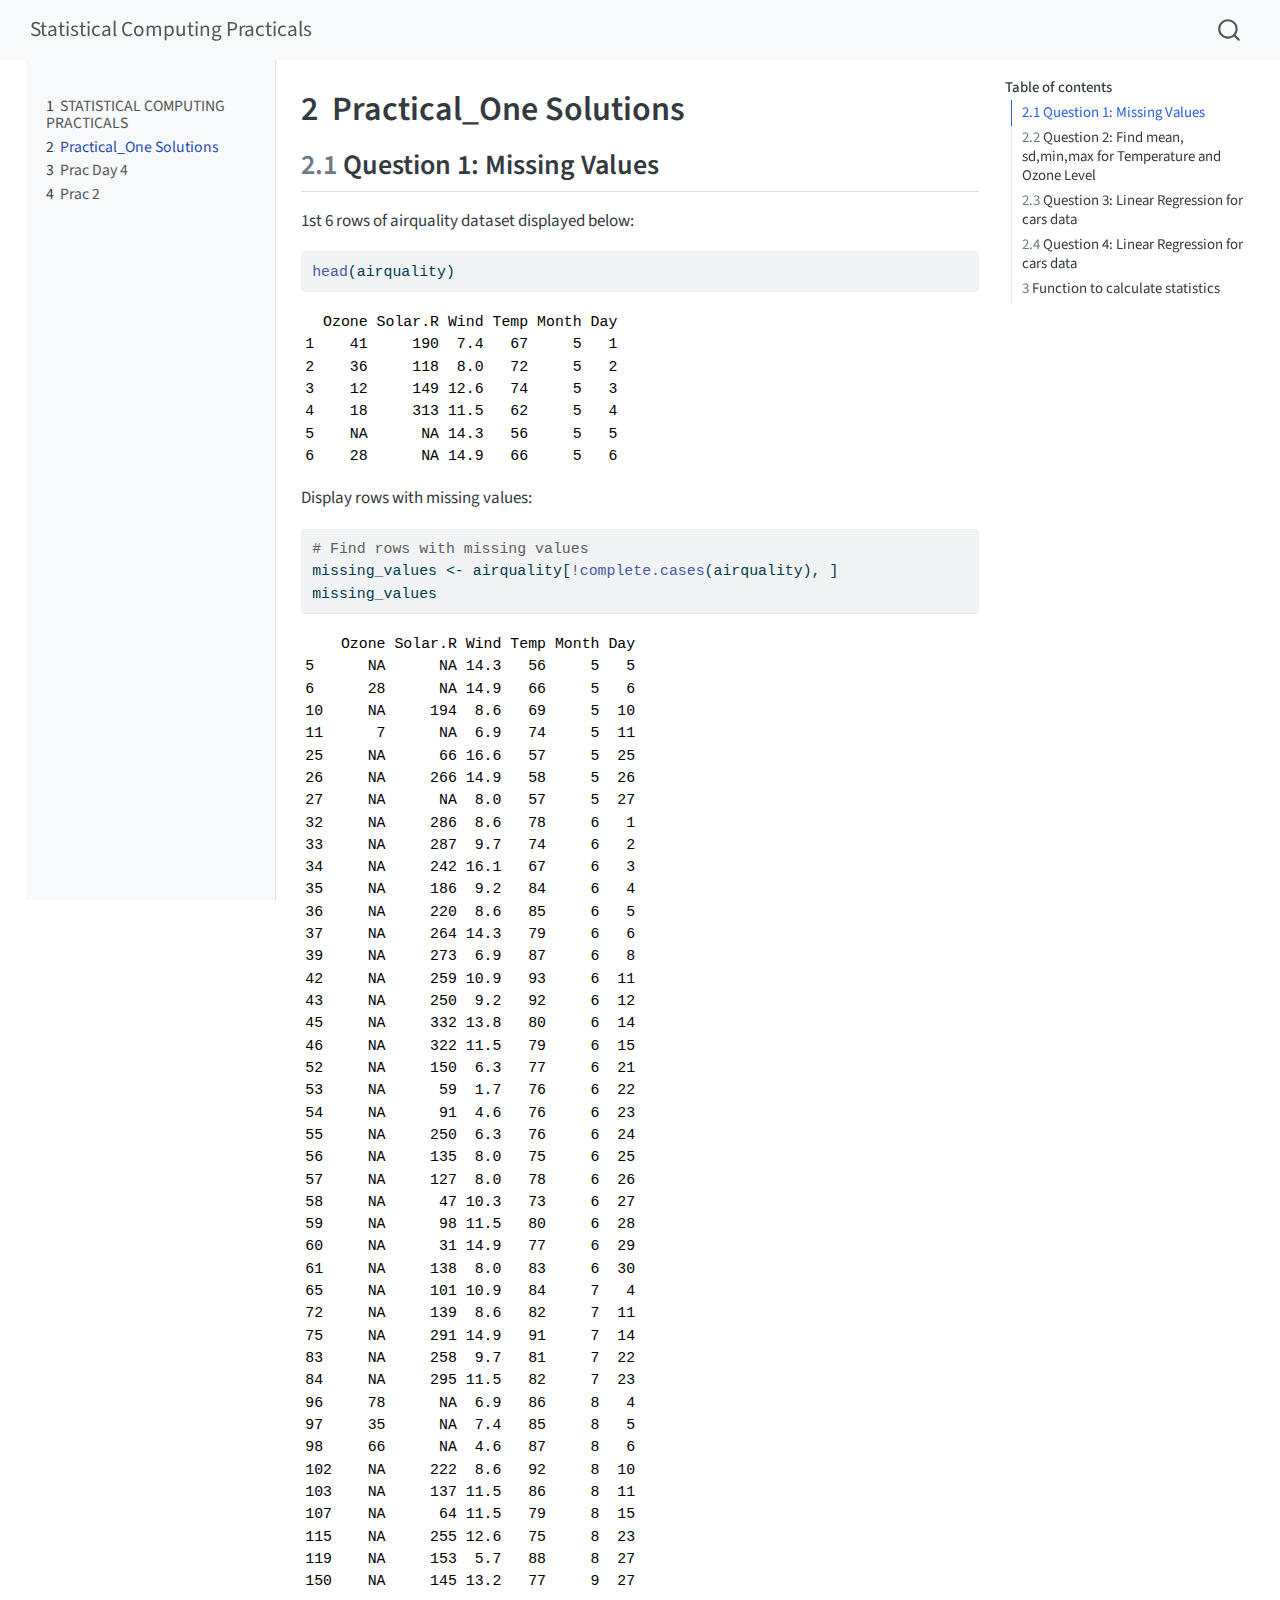
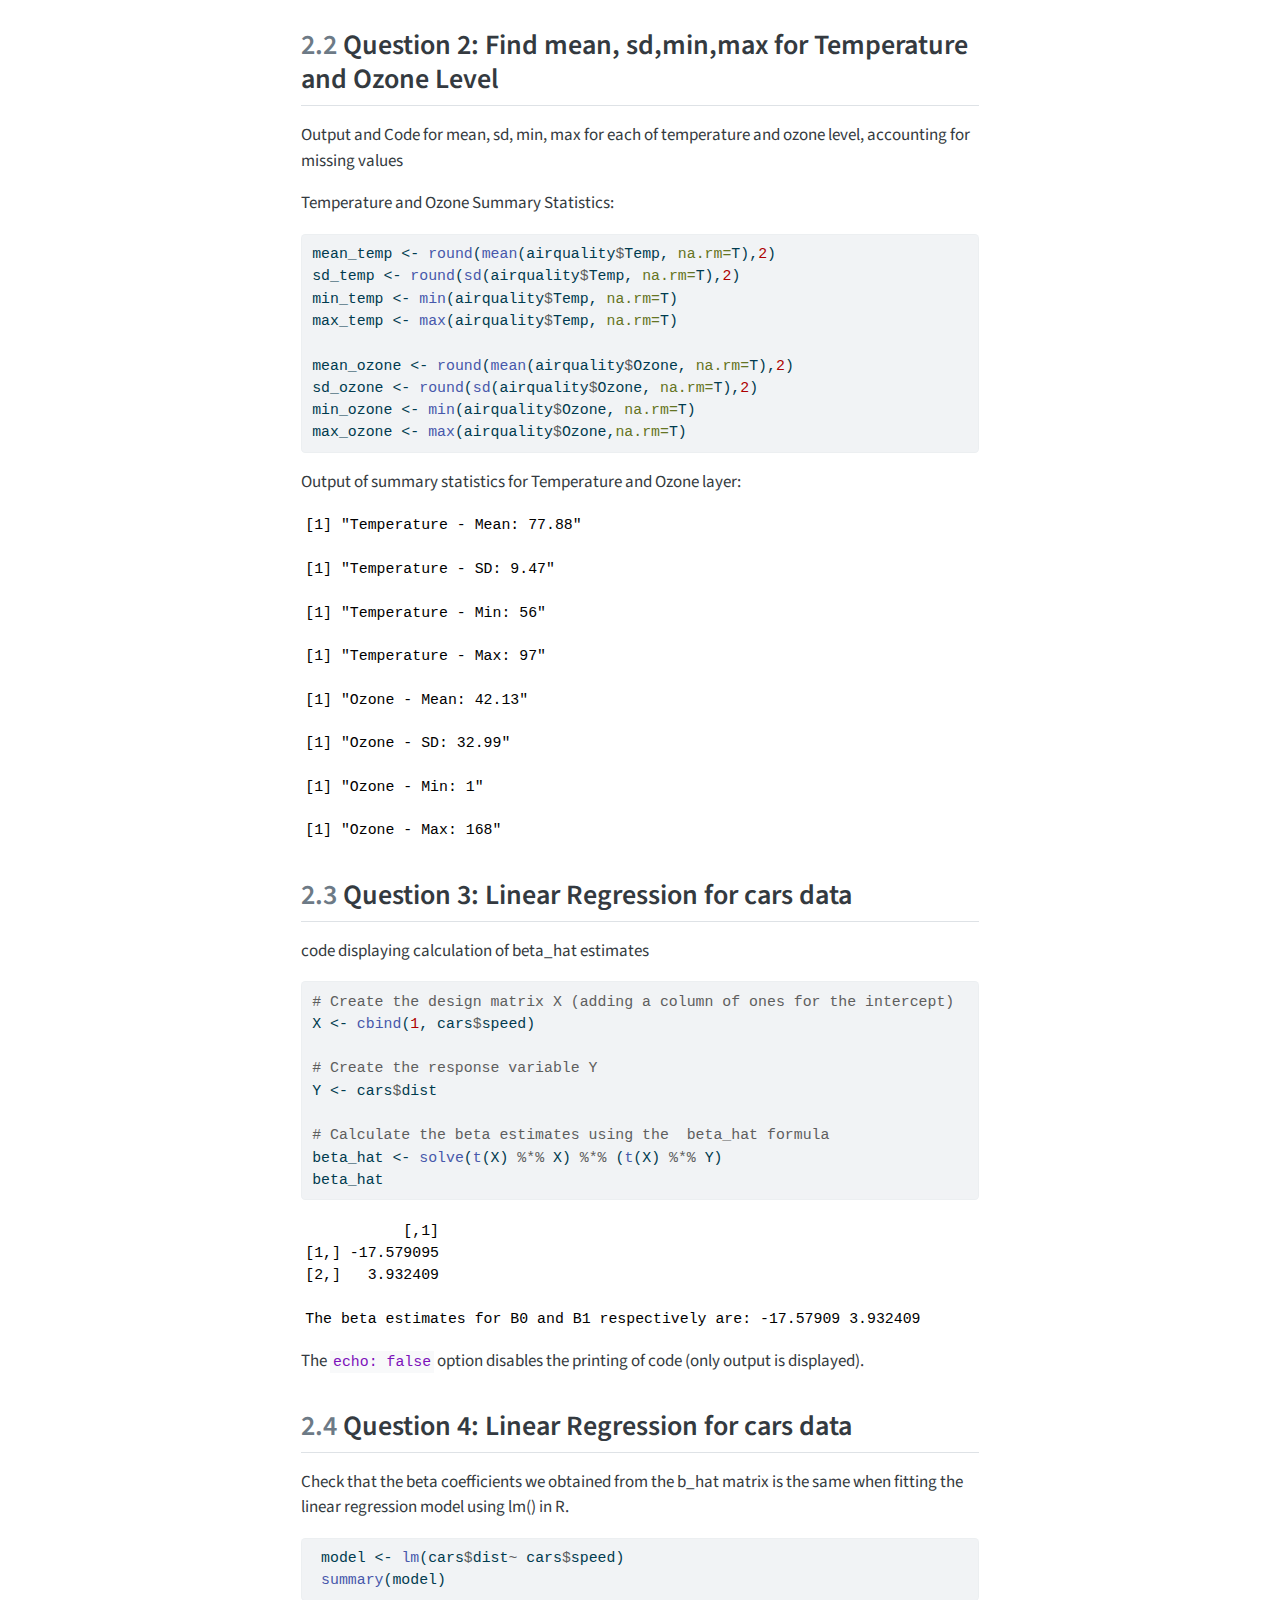
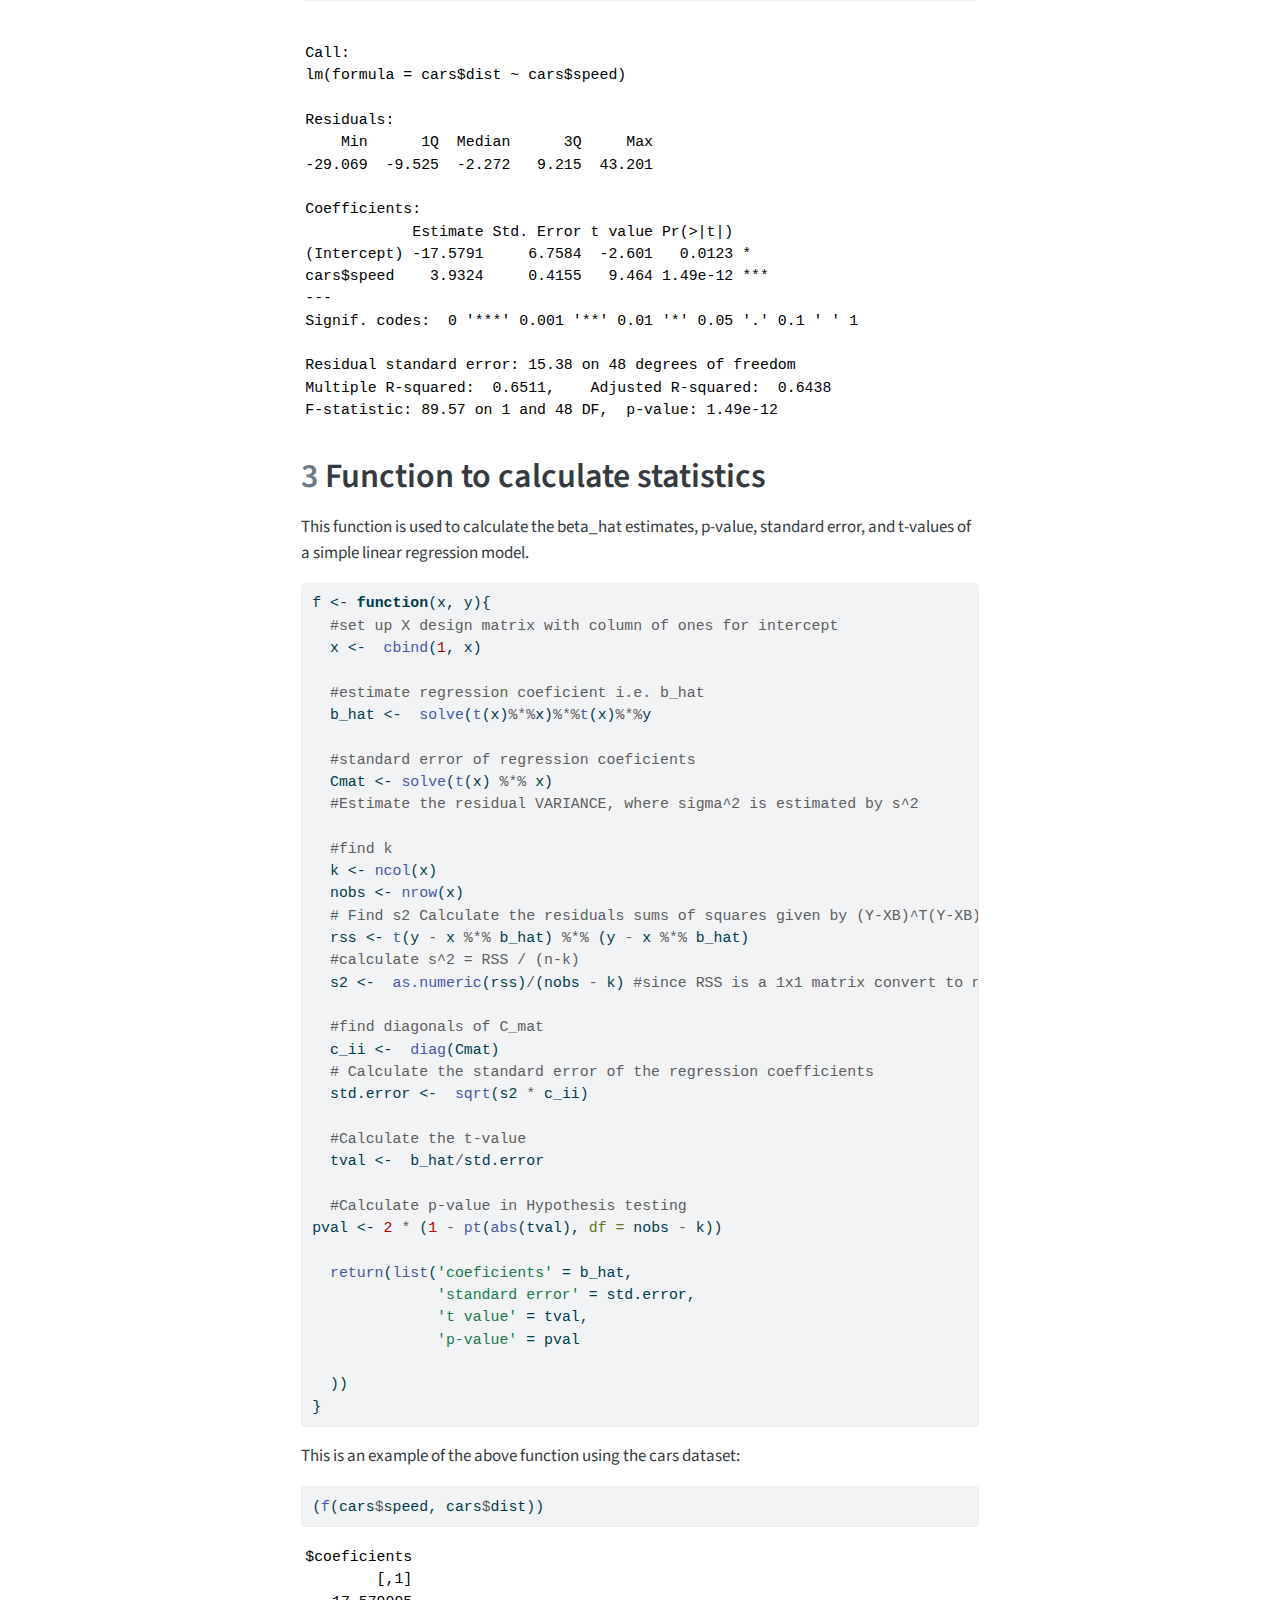
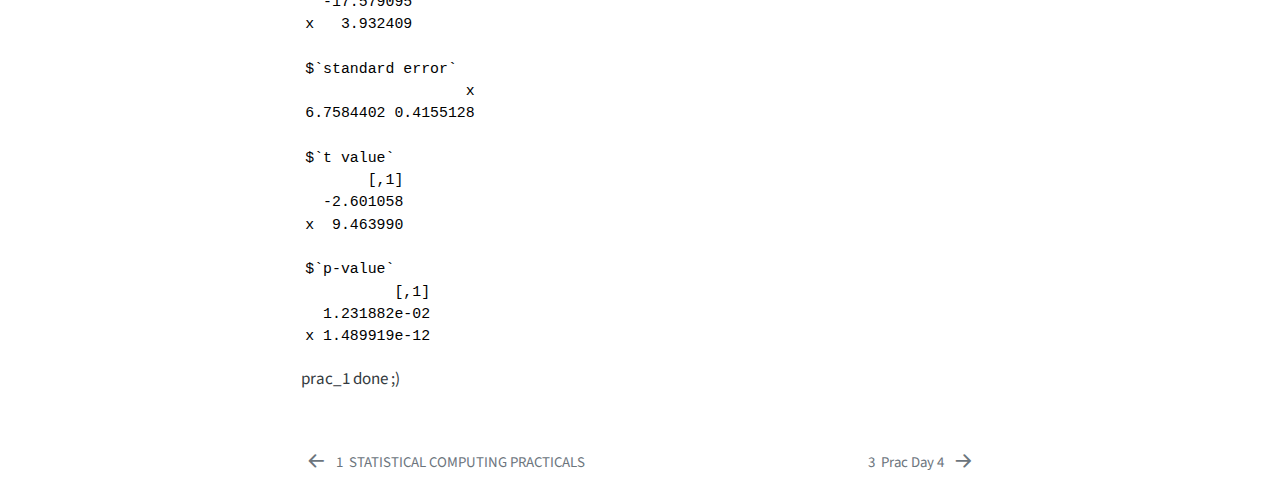
<file: docs/PRAC_1.html>
<!DOCTYPE html>
<html xmlns="http://www.w3.org/1999/xhtml" lang="en" xml:lang="en"><head>

<meta charset="utf-8">
<meta name="generator" content="quarto-1.5.57">

<meta name="viewport" content="width=device-width, initial-scale=1.0, user-scalable=yes">


<title>2&nbsp; Practical_One Solutions – Statistical Computing Practicals</title>
<style>
code{white-space: pre-wrap;}
span.smallcaps{font-variant: small-caps;}
div.columns{display: flex; gap: min(4vw, 1.5em);}
div.column{flex: auto; overflow-x: auto;}
div.hanging-indent{margin-left: 1.5em; text-indent: -1.5em;}
ul.task-list{list-style: none;}
ul.task-list li input[type="checkbox"] {
  width: 0.8em;
  margin: 0 0.8em 0.2em -1em; /* quarto-specific, see https://github.com/quarto-dev/quarto-cli/issues/4556 */ 
  vertical-align: middle;
}
/* CSS for syntax highlighting */
pre > code.sourceCode { white-space: pre; position: relative; }
pre > code.sourceCode > span { line-height: 1.25; }
pre > code.sourceCode > span:empty { height: 1.2em; }
.sourceCode { overflow: visible; }
code.sourceCode > span { color: inherit; text-decoration: inherit; }
div.sourceCode { margin: 1em 0; }
pre.sourceCode { margin: 0; }
@media screen {
div.sourceCode { overflow: auto; }
}
@media print {
pre > code.sourceCode { white-space: pre-wrap; }
pre > code.sourceCode > span { display: inline-block; text-indent: -5em; padding-left: 5em; }
}
pre.numberSource code
  { counter-reset: source-line 0; }
pre.numberSource code > span
  { position: relative; left: -4em; counter-increment: source-line; }
pre.numberSource code > span > a:first-child::before
  { content: counter(source-line);
    position: relative; left: -1em; text-align: right; vertical-align: baseline;
    border: none; display: inline-block;
    -webkit-touch-callout: none; -webkit-user-select: none;
    -khtml-user-select: none; -moz-user-select: none;
    -ms-user-select: none; user-select: none;
    padding: 0 4px; width: 4em;
  }
pre.numberSource { margin-left: 3em;  padding-left: 4px; }
div.sourceCode
  {   }
@media screen {
pre > code.sourceCode > span > a:first-child::before { text-decoration: underline; }
}
</style>


<script src="site_libs/quarto-nav/quarto-nav.js"></script>
<script src="site_libs/quarto-nav/headroom.min.js"></script>
<script src="site_libs/clipboard/clipboard.min.js"></script>
<script src="site_libs/quarto-search/autocomplete.umd.js"></script>
<script src="site_libs/quarto-search/fuse.min.js"></script>
<script src="site_libs/quarto-search/quarto-search.js"></script>
<meta name="quarto:offset" content="./">
<link href="./prac-day-four.html" rel="next">
<link href="./index.html" rel="prev">
<script src="site_libs/quarto-html/quarto.js"></script>
<script src="site_libs/quarto-html/popper.min.js"></script>
<script src="site_libs/quarto-html/tippy.umd.min.js"></script>
<script src="site_libs/quarto-html/anchor.min.js"></script>
<link href="site_libs/quarto-html/tippy.css" rel="stylesheet">
<link href="site_libs/quarto-html/quarto-syntax-highlighting.css" rel="stylesheet" id="quarto-text-highlighting-styles">
<script src="site_libs/bootstrap/bootstrap.min.js"></script>
<link href="site_libs/bootstrap/bootstrap-icons.css" rel="stylesheet">
<link href="site_libs/bootstrap/bootstrap.min.css" rel="stylesheet" id="quarto-bootstrap" data-mode="light">
<script id="quarto-search-options" type="application/json">{
  "location": "navbar",
  "copy-button": false,
  "collapse-after": 3,
  "panel-placement": "end",
  "type": "overlay",
  "limit": 50,
  "keyboard-shortcut": [
    "f",
    "/",
    "s"
  ],
  "show-item-context": false,
  "language": {
    "search-no-results-text": "No results",
    "search-matching-documents-text": "matching documents",
    "search-copy-link-title": "Copy link to search",
    "search-hide-matches-text": "Hide additional matches",
    "search-more-match-text": "more match in this document",
    "search-more-matches-text": "more matches in this document",
    "search-clear-button-title": "Clear",
    "search-text-placeholder": "",
    "search-detached-cancel-button-title": "Cancel",
    "search-submit-button-title": "Submit",
    "search-label": "Search"
  }
}</script>


</head>

<body class="nav-sidebar floating nav-fixed">

<div id="quarto-search-results"></div>
  <header id="quarto-header" class="headroom fixed-top">
    <nav class="navbar navbar-expand-lg " data-bs-theme="dark">
      <div class="navbar-container container-fluid">
      <div class="navbar-brand-container mx-auto">
    <a class="navbar-brand" href="./index.html">
    <span class="navbar-title">Statistical Computing Practicals</span>
    </a>
  </div>
        <div class="quarto-navbar-tools tools-end">
</div>
          <div id="quarto-search" class="" title="Search"></div>
      </div> <!-- /container-fluid -->
    </nav>
  <nav class="quarto-secondary-nav">
    <div class="container-fluid d-flex">
      <button type="button" class="quarto-btn-toggle btn" data-bs-toggle="collapse" role="button" data-bs-target=".quarto-sidebar-collapse-item" aria-controls="quarto-sidebar" aria-expanded="false" aria-label="Toggle sidebar navigation" onclick="if (window.quartoToggleHeadroom) { window.quartoToggleHeadroom(); }">
        <i class="bi bi-layout-text-sidebar-reverse"></i>
      </button>
        <nav class="quarto-page-breadcrumbs" aria-label="breadcrumb"><ol class="breadcrumb"><li class="breadcrumb-item"><a href="./PRAC_1.html"><span class="chapter-number">2</span>&nbsp; <span class="chapter-title">Practical_One Solutions</span></a></li></ol></nav>
        <a class="flex-grow-1" role="navigation" data-bs-toggle="collapse" data-bs-target=".quarto-sidebar-collapse-item" aria-controls="quarto-sidebar" aria-expanded="false" aria-label="Toggle sidebar navigation" onclick="if (window.quartoToggleHeadroom) { window.quartoToggleHeadroom(); }">      
        </a>
    </div>
  </nav>
</header>
<!-- content -->
<div id="quarto-content" class="quarto-container page-columns page-rows-contents page-layout-article page-navbar">
<!-- sidebar -->
  <nav id="quarto-sidebar" class="sidebar collapse collapse-horizontal quarto-sidebar-collapse-item sidebar-navigation floating overflow-auto">
    <div class="sidebar-menu-container"> 
    <ul class="list-unstyled mt-1">
        <li class="sidebar-item">
  <div class="sidebar-item-container"> 
  <a href="./index.html" class="sidebar-item-text sidebar-link">
 <span class="menu-text"><span class="chapter-number">1</span>&nbsp; <span class="chapter-title">STATISTICAL COMPUTING PRACTICALS</span></span></a>
  </div>
</li>
        <li class="sidebar-item">
  <div class="sidebar-item-container"> 
  <a href="./PRAC_1.html" class="sidebar-item-text sidebar-link active">
 <span class="menu-text"><span class="chapter-number">2</span>&nbsp; <span class="chapter-title">Practical_One Solutions</span></span></a>
  </div>
</li>
        <li class="sidebar-item">
  <div class="sidebar-item-container"> 
  <a href="./prac-day-four.html" class="sidebar-item-text sidebar-link">
 <span class="menu-text"><span class="chapter-number">3</span>&nbsp; <span class="chapter-title">Prac Day 4</span></span></a>
  </div>
</li>
        <li class="sidebar-item">
  <div class="sidebar-item-container"> 
  <a href="./prac_2.html" class="sidebar-item-text sidebar-link">
 <span class="menu-text"><span class="chapter-number">4</span>&nbsp; <span class="chapter-title">Prac 2</span></span></a>
  </div>
</li>
    </ul>
    </div>
</nav>
<div id="quarto-sidebar-glass" class="quarto-sidebar-collapse-item" data-bs-toggle="collapse" data-bs-target=".quarto-sidebar-collapse-item"></div>
<!-- margin-sidebar -->
    <div id="quarto-margin-sidebar" class="sidebar margin-sidebar">
        <nav id="TOC" role="doc-toc" class="toc-active">
    <h2 id="toc-title">Table of contents</h2>
   
  <ul>
  <li><a href="#question-1-missing-values" id="toc-question-1-missing-values" class="nav-link active" data-scroll-target="#question-1-missing-values"><span class="header-section-number">2.1</span> Question 1: Missing Values</a></li>
  <li><a href="#question-2-find-mean-sdminmax-for-temperature-and-ozone-level" id="toc-question-2-find-mean-sdminmax-for-temperature-and-ozone-level" class="nav-link" data-scroll-target="#question-2-find-mean-sdminmax-for-temperature-and-ozone-level"><span class="header-section-number">2.2</span> Question 2: Find mean, sd,min,max for Temperature and Ozone Level</a></li>
  <li><a href="#question-3-linear-regression-for-cars-data" id="toc-question-3-linear-regression-for-cars-data" class="nav-link" data-scroll-target="#question-3-linear-regression-for-cars-data"><span class="header-section-number">2.3</span> Question 3: Linear Regression for cars data</a></li>
  <li><a href="#question-4-linear-regression-for-cars-data" id="toc-question-4-linear-regression-for-cars-data" class="nav-link" data-scroll-target="#question-4-linear-regression-for-cars-data"><span class="header-section-number">2.4</span> Question 4: Linear Regression for cars data</a></li>
  <li><a href="#function-to-calculate-statistics" id="toc-function-to-calculate-statistics" class="nav-link" data-scroll-target="#function-to-calculate-statistics"><span class="header-section-number">3</span> Function to calculate statistics</a></li>
  </ul>
</nav>
    </div>
<!-- main -->
<main class="content" id="quarto-document-content">

<header id="title-block-header" class="quarto-title-block default">
<div class="quarto-title">
<h1 class="title"><span class="chapter-number">2</span>&nbsp; <span class="chapter-title">Practical_One Solutions</span></h1>
</div>



<div class="quarto-title-meta">

    
  
    
  </div>
  


</header>


<section id="question-1-missing-values" class="level2" data-number="2.1">
<h2 data-number="2.1" class="anchored" data-anchor-id="question-1-missing-values"><span class="header-section-number">2.1</span> Question 1: Missing Values</h2>
<p>1st 6 rows of airquality dataset displayed below:</p>
<div class="cell">
<div class="sourceCode cell-code" id="cb1"><pre class="sourceCode r code-with-copy"><code class="sourceCode r"><span id="cb1-1"><a href="#cb1-1" aria-hidden="true" tabindex="-1"></a><span class="fu">head</span>(airquality)</span></code><button title="Copy to Clipboard" class="code-copy-button"><i class="bi"></i></button></pre></div>
<div class="cell-output cell-output-stdout">
<pre><code>  Ozone Solar.R Wind Temp Month Day
1    41     190  7.4   67     5   1
2    36     118  8.0   72     5   2
3    12     149 12.6   74     5   3
4    18     313 11.5   62     5   4
5    NA      NA 14.3   56     5   5
6    28      NA 14.9   66     5   6</code></pre>
</div>
</div>
<p>Display rows with missing values:</p>
<div class="cell">
<div class="sourceCode cell-code" id="cb3"><pre class="sourceCode r code-with-copy"><code class="sourceCode r"><span id="cb3-1"><a href="#cb3-1" aria-hidden="true" tabindex="-1"></a><span class="co"># Find rows with missing values  </span></span>
<span id="cb3-2"><a href="#cb3-2" aria-hidden="true" tabindex="-1"></a>missing_values <span class="ot">&lt;-</span> airquality[<span class="sc">!</span><span class="fu">complete.cases</span>(airquality), ]  </span>
<span id="cb3-3"><a href="#cb3-3" aria-hidden="true" tabindex="-1"></a>missing_values</span></code><button title="Copy to Clipboard" class="code-copy-button"><i class="bi"></i></button></pre></div>
<div class="cell-output cell-output-stdout">
<pre><code>    Ozone Solar.R Wind Temp Month Day
5      NA      NA 14.3   56     5   5
6      28      NA 14.9   66     5   6
10     NA     194  8.6   69     5  10
11      7      NA  6.9   74     5  11
25     NA      66 16.6   57     5  25
26     NA     266 14.9   58     5  26
27     NA      NA  8.0   57     5  27
32     NA     286  8.6   78     6   1
33     NA     287  9.7   74     6   2
34     NA     242 16.1   67     6   3
35     NA     186  9.2   84     6   4
36     NA     220  8.6   85     6   5
37     NA     264 14.3   79     6   6
39     NA     273  6.9   87     6   8
42     NA     259 10.9   93     6  11
43     NA     250  9.2   92     6  12
45     NA     332 13.8   80     6  14
46     NA     322 11.5   79     6  15
52     NA     150  6.3   77     6  21
53     NA      59  1.7   76     6  22
54     NA      91  4.6   76     6  23
55     NA     250  6.3   76     6  24
56     NA     135  8.0   75     6  25
57     NA     127  8.0   78     6  26
58     NA      47 10.3   73     6  27
59     NA      98 11.5   80     6  28
60     NA      31 14.9   77     6  29
61     NA     138  8.0   83     6  30
65     NA     101 10.9   84     7   4
72     NA     139  8.6   82     7  11
75     NA     291 14.9   91     7  14
83     NA     258  9.7   81     7  22
84     NA     295 11.5   82     7  23
96     78      NA  6.9   86     8   4
97     35      NA  7.4   85     8   5
98     66      NA  4.6   87     8   6
102    NA     222  8.6   92     8  10
103    NA     137 11.5   86     8  11
107    NA      64 11.5   79     8  15
115    NA     255 12.6   75     8  23
119    NA     153  5.7   88     8  27
150    NA     145 13.2   77     9  27</code></pre>
</div>
</div>
</section>
<section id="question-2-find-mean-sdminmax-for-temperature-and-ozone-level" class="level2" data-number="2.2">
<h2 data-number="2.2" class="anchored" data-anchor-id="question-2-find-mean-sdminmax-for-temperature-and-ozone-level"><span class="header-section-number">2.2</span> Question 2: Find mean, sd,min,max for Temperature and Ozone Level</h2>
<p>Output and Code for mean, sd, min, max for each of temperature and ozone level, accounting for missing values</p>
<p>Temperature and Ozone Summary Statistics:</p>
<div class="cell">
<div class="sourceCode cell-code" id="cb5"><pre class="sourceCode r code-with-copy"><code class="sourceCode r"><span id="cb5-1"><a href="#cb5-1" aria-hidden="true" tabindex="-1"></a>mean_temp <span class="ot">&lt;-</span> <span class="fu">round</span>(<span class="fu">mean</span>(airquality<span class="sc">$</span>Temp, <span class="at">na.rm=</span>T),<span class="dv">2</span>)</span>
<span id="cb5-2"><a href="#cb5-2" aria-hidden="true" tabindex="-1"></a>sd_temp <span class="ot">&lt;-</span> <span class="fu">round</span>(<span class="fu">sd</span>(airquality<span class="sc">$</span>Temp, <span class="at">na.rm=</span>T),<span class="dv">2</span>)</span>
<span id="cb5-3"><a href="#cb5-3" aria-hidden="true" tabindex="-1"></a>min_temp <span class="ot">&lt;-</span> <span class="fu">min</span>(airquality<span class="sc">$</span>Temp, <span class="at">na.rm=</span>T)</span>
<span id="cb5-4"><a href="#cb5-4" aria-hidden="true" tabindex="-1"></a>max_temp <span class="ot">&lt;-</span> <span class="fu">max</span>(airquality<span class="sc">$</span>Temp, <span class="at">na.rm=</span>T)</span>
<span id="cb5-5"><a href="#cb5-5" aria-hidden="true" tabindex="-1"></a></span>
<span id="cb5-6"><a href="#cb5-6" aria-hidden="true" tabindex="-1"></a>mean_ozone <span class="ot">&lt;-</span> <span class="fu">round</span>(<span class="fu">mean</span>(airquality<span class="sc">$</span>Ozone, <span class="at">na.rm=</span>T),<span class="dv">2</span>)</span>
<span id="cb5-7"><a href="#cb5-7" aria-hidden="true" tabindex="-1"></a>sd_ozone <span class="ot">&lt;-</span> <span class="fu">round</span>(<span class="fu">sd</span>(airquality<span class="sc">$</span>Ozone, <span class="at">na.rm=</span>T),<span class="dv">2</span>)</span>
<span id="cb5-8"><a href="#cb5-8" aria-hidden="true" tabindex="-1"></a>min_ozone <span class="ot">&lt;-</span> <span class="fu">min</span>(airquality<span class="sc">$</span>Ozone, <span class="at">na.rm=</span>T)</span>
<span id="cb5-9"><a href="#cb5-9" aria-hidden="true" tabindex="-1"></a>max_ozone <span class="ot">&lt;-</span> <span class="fu">max</span>(airquality<span class="sc">$</span>Ozone,<span class="at">na.rm=</span>T)</span></code><button title="Copy to Clipboard" class="code-copy-button"><i class="bi"></i></button></pre></div>
</div>
<p>Output of summary statistics for Temperature and Ozone layer:</p>
<div class="cell">
<div class="cell-output cell-output-stdout">
<pre><code>[1] "Temperature - Mean: 77.88"</code></pre>
</div>
<div class="cell-output cell-output-stdout">
<pre><code>[1] "Temperature - SD: 9.47"</code></pre>
</div>
<div class="cell-output cell-output-stdout">
<pre><code>[1] "Temperature - Min: 56"</code></pre>
</div>
<div class="cell-output cell-output-stdout">
<pre><code>[1] "Temperature - Max: 97"</code></pre>
</div>
<div class="cell-output cell-output-stdout">
<pre><code>[1] "Ozone - Mean: 42.13"</code></pre>
</div>
<div class="cell-output cell-output-stdout">
<pre><code>[1] "Ozone - SD: 32.99"</code></pre>
</div>
<div class="cell-output cell-output-stdout">
<pre><code>[1] "Ozone - Min: 1"</code></pre>
</div>
<div class="cell-output cell-output-stdout">
<pre><code>[1] "Ozone - Max: 168"</code></pre>
</div>
</div>
</section>
<section id="question-3-linear-regression-for-cars-data" class="level2" data-number="2.3">
<h2 data-number="2.3" class="anchored" data-anchor-id="question-3-linear-regression-for-cars-data"><span class="header-section-number">2.3</span> Question 3: Linear Regression for cars data</h2>
<p>code displaying calculation of beta_hat estimates</p>
<div class="cell">
<div class="sourceCode cell-code" id="cb14"><pre class="sourceCode r code-with-copy"><code class="sourceCode r"><span id="cb14-1"><a href="#cb14-1" aria-hidden="true" tabindex="-1"></a><span class="co"># Create the design matrix X (adding a column of ones for the intercept)  </span></span>
<span id="cb14-2"><a href="#cb14-2" aria-hidden="true" tabindex="-1"></a>X <span class="ot">&lt;-</span> <span class="fu">cbind</span>(<span class="dv">1</span>, cars<span class="sc">$</span>speed)</span>
<span id="cb14-3"><a href="#cb14-3" aria-hidden="true" tabindex="-1"></a></span>
<span id="cb14-4"><a href="#cb14-4" aria-hidden="true" tabindex="-1"></a><span class="co"># Create the response variable Y  </span></span>
<span id="cb14-5"><a href="#cb14-5" aria-hidden="true" tabindex="-1"></a>Y <span class="ot">&lt;-</span> cars<span class="sc">$</span>dist  </span>
<span id="cb14-6"><a href="#cb14-6" aria-hidden="true" tabindex="-1"></a></span>
<span id="cb14-7"><a href="#cb14-7" aria-hidden="true" tabindex="-1"></a><span class="co"># Calculate the beta estimates using the  beta_hat formula </span></span>
<span id="cb14-8"><a href="#cb14-8" aria-hidden="true" tabindex="-1"></a>beta_hat <span class="ot">&lt;-</span> <span class="fu">solve</span>(<span class="fu">t</span>(X) <span class="sc">%*%</span> X) <span class="sc">%*%</span> (<span class="fu">t</span>(X) <span class="sc">%*%</span> Y)</span>
<span id="cb14-9"><a href="#cb14-9" aria-hidden="true" tabindex="-1"></a>beta_hat</span></code><button title="Copy to Clipboard" class="code-copy-button"><i class="bi"></i></button></pre></div>
<div class="cell-output cell-output-stdout">
<pre><code>           [,1]
[1,] -17.579095
[2,]   3.932409</code></pre>
</div>
</div>
<div class="cell">
<div class="cell-output cell-output-stdout">
<pre><code>The beta estimates for B0 and B1 respectively are: -17.57909 3.932409 </code></pre>
</div>
</div>
<p>The <code>echo: false</code> option disables the printing of code (only output is displayed).</p>
</section>
<section id="question-4-linear-regression-for-cars-data" class="level2" data-number="2.4">
<h2 data-number="2.4" class="anchored" data-anchor-id="question-4-linear-regression-for-cars-data"><span class="header-section-number">2.4</span> Question 4: Linear Regression for cars data</h2>
<p>Check that the beta coefficients we obtained from the b_hat matrix is the same when fitting the linear regression model using lm() in R.</p>
<div class="cell">
<div class="sourceCode cell-code" id="cb17"><pre class="sourceCode r code-with-copy"><code class="sourceCode r"><span id="cb17-1"><a href="#cb17-1" aria-hidden="true" tabindex="-1"></a> model <span class="ot">&lt;-</span> <span class="fu">lm</span>(cars<span class="sc">$</span>dist<span class="sc">~</span> cars<span class="sc">$</span>speed)</span>
<span id="cb17-2"><a href="#cb17-2" aria-hidden="true" tabindex="-1"></a> <span class="fu">summary</span>(model)</span></code><button title="Copy to Clipboard" class="code-copy-button"><i class="bi"></i></button></pre></div>
<div class="cell-output cell-output-stdout">
<pre><code>
Call:
lm(formula = cars$dist ~ cars$speed)

Residuals:
    Min      1Q  Median      3Q     Max 
-29.069  -9.525  -2.272   9.215  43.201 

Coefficients:
            Estimate Std. Error t value Pr(&gt;|t|)    
(Intercept) -17.5791     6.7584  -2.601   0.0123 *  
cars$speed    3.9324     0.4155   9.464 1.49e-12 ***
---
Signif. codes:  0 '***' 0.001 '**' 0.01 '*' 0.05 '.' 0.1 ' ' 1

Residual standard error: 15.38 on 48 degrees of freedom
Multiple R-squared:  0.6511,    Adjusted R-squared:  0.6438 
F-statistic: 89.57 on 1 and 48 DF,  p-value: 1.49e-12</code></pre>
</div>
</div>
</section>
<section id="function-to-calculate-statistics" class="level1" data-number="3">
<h1 data-number="3"><span class="header-section-number">3</span> Function to calculate statistics</h1>
<p>This function is used to calculate the beta_hat estimates, p-value, standard error, and t-values of a simple linear regression model.</p>
<div class="cell">
<div class="sourceCode cell-code" id="cb19"><pre class="sourceCode r code-with-copy"><code class="sourceCode r"><span id="cb19-1"><a href="#cb19-1" aria-hidden="true" tabindex="-1"></a>f <span class="ot">&lt;-</span> <span class="cf">function</span>(x, y){</span>
<span id="cb19-2"><a href="#cb19-2" aria-hidden="true" tabindex="-1"></a>  <span class="co">#set up X design matrix with column of ones for intercept </span></span>
<span id="cb19-3"><a href="#cb19-3" aria-hidden="true" tabindex="-1"></a>  x <span class="ot">&lt;-</span>  <span class="fu">cbind</span>(<span class="dv">1</span>, x)</span>
<span id="cb19-4"><a href="#cb19-4" aria-hidden="true" tabindex="-1"></a>  </span>
<span id="cb19-5"><a href="#cb19-5" aria-hidden="true" tabindex="-1"></a>  <span class="co">#estimate regression coeficient i.e. b_hat </span></span>
<span id="cb19-6"><a href="#cb19-6" aria-hidden="true" tabindex="-1"></a>  b_hat <span class="ot">&lt;-</span>  <span class="fu">solve</span>(<span class="fu">t</span>(x)<span class="sc">%*%</span>x)<span class="sc">%*%</span><span class="fu">t</span>(x)<span class="sc">%*%</span>y</span>
<span id="cb19-7"><a href="#cb19-7" aria-hidden="true" tabindex="-1"></a>  </span>
<span id="cb19-8"><a href="#cb19-8" aria-hidden="true" tabindex="-1"></a>  <span class="co">#standard error of regression coeficients </span></span>
<span id="cb19-9"><a href="#cb19-9" aria-hidden="true" tabindex="-1"></a>  Cmat <span class="ot">&lt;-</span> <span class="fu">solve</span>(<span class="fu">t</span>(x) <span class="sc">%*%</span> x)</span>
<span id="cb19-10"><a href="#cb19-10" aria-hidden="true" tabindex="-1"></a>  <span class="co">#Estimate the residual VARIANCE, where sigma^2 is estimated by s^2</span></span>
<span id="cb19-11"><a href="#cb19-11" aria-hidden="true" tabindex="-1"></a>  </span>
<span id="cb19-12"><a href="#cb19-12" aria-hidden="true" tabindex="-1"></a>  <span class="co">#find k</span></span>
<span id="cb19-13"><a href="#cb19-13" aria-hidden="true" tabindex="-1"></a>  k <span class="ot">&lt;-</span> <span class="fu">ncol</span>(x)</span>
<span id="cb19-14"><a href="#cb19-14" aria-hidden="true" tabindex="-1"></a>  nobs <span class="ot">&lt;-</span> <span class="fu">nrow</span>(x)</span>
<span id="cb19-15"><a href="#cb19-15" aria-hidden="true" tabindex="-1"></a>  <span class="co"># Find s2 Calculate the residuals sums of squares given by (Y-XB)^T(Y-XB)</span></span>
<span id="cb19-16"><a href="#cb19-16" aria-hidden="true" tabindex="-1"></a>  rss <span class="ot">&lt;-</span> <span class="fu">t</span>(y <span class="sc">-</span> x <span class="sc">%*%</span> b_hat) <span class="sc">%*%</span> (y <span class="sc">-</span> x <span class="sc">%*%</span> b_hat)</span>
<span id="cb19-17"><a href="#cb19-17" aria-hidden="true" tabindex="-1"></a>  <span class="co">#calculate s^2 = RSS / (n-k)</span></span>
<span id="cb19-18"><a href="#cb19-18" aria-hidden="true" tabindex="-1"></a>  s2 <span class="ot">&lt;-</span>  <span class="fu">as.numeric</span>(rss)<span class="sc">/</span>(nobs <span class="sc">-</span> k) <span class="co">#since RSS is a 1x1 matrix convert to numeric scalar</span></span>
<span id="cb19-19"><a href="#cb19-19" aria-hidden="true" tabindex="-1"></a>  </span>
<span id="cb19-20"><a href="#cb19-20" aria-hidden="true" tabindex="-1"></a>  <span class="co">#find diagonals of C_mat</span></span>
<span id="cb19-21"><a href="#cb19-21" aria-hidden="true" tabindex="-1"></a>  c_ii <span class="ot">&lt;-</span>  <span class="fu">diag</span>(Cmat)</span>
<span id="cb19-22"><a href="#cb19-22" aria-hidden="true" tabindex="-1"></a>  <span class="co"># Calculate the standard error of the regression coefficients</span></span>
<span id="cb19-23"><a href="#cb19-23" aria-hidden="true" tabindex="-1"></a>  std.error <span class="ot">&lt;-</span>  <span class="fu">sqrt</span>(s2 <span class="sc">*</span> c_ii)</span>
<span id="cb19-24"><a href="#cb19-24" aria-hidden="true" tabindex="-1"></a>  </span>
<span id="cb19-25"><a href="#cb19-25" aria-hidden="true" tabindex="-1"></a>  <span class="co">#Calculate the t-value </span></span>
<span id="cb19-26"><a href="#cb19-26" aria-hidden="true" tabindex="-1"></a>  tval <span class="ot">&lt;-</span>  b_hat<span class="sc">/</span>std.error</span>
<span id="cb19-27"><a href="#cb19-27" aria-hidden="true" tabindex="-1"></a>  </span>
<span id="cb19-28"><a href="#cb19-28" aria-hidden="true" tabindex="-1"></a>  <span class="co">#Calculate p-value in Hypothesis testing </span></span>
<span id="cb19-29"><a href="#cb19-29" aria-hidden="true" tabindex="-1"></a>pval <span class="ot">&lt;-</span> <span class="dv">2</span> <span class="sc">*</span> (<span class="dv">1</span> <span class="sc">-</span> <span class="fu">pt</span>(<span class="fu">abs</span>(tval), <span class="at">df =</span> nobs <span class="sc">-</span> k))</span>
<span id="cb19-30"><a href="#cb19-30" aria-hidden="true" tabindex="-1"></a>  </span>
<span id="cb19-31"><a href="#cb19-31" aria-hidden="true" tabindex="-1"></a>  <span class="fu">return</span>(<span class="fu">list</span>(<span class="st">'coeficients'</span> <span class="ot">=</span> b_hat,</span>
<span id="cb19-32"><a href="#cb19-32" aria-hidden="true" tabindex="-1"></a>              <span class="st">'standard error'</span> <span class="ot">=</span> std.error,</span>
<span id="cb19-33"><a href="#cb19-33" aria-hidden="true" tabindex="-1"></a>              <span class="st">'t value'</span> <span class="ot">=</span> tval,</span>
<span id="cb19-34"><a href="#cb19-34" aria-hidden="true" tabindex="-1"></a>              <span class="st">'p-value'</span> <span class="ot">=</span> pval</span>
<span id="cb19-35"><a href="#cb19-35" aria-hidden="true" tabindex="-1"></a>    </span>
<span id="cb19-36"><a href="#cb19-36" aria-hidden="true" tabindex="-1"></a>  ))</span>
<span id="cb19-37"><a href="#cb19-37" aria-hidden="true" tabindex="-1"></a>}</span></code><button title="Copy to Clipboard" class="code-copy-button"><i class="bi"></i></button></pre></div>
</div>
<p>This is an example of the above function using the cars dataset:</p>
<div class="cell">
<div class="sourceCode cell-code" id="cb20"><pre class="sourceCode r code-with-copy"><code class="sourceCode r"><span id="cb20-1"><a href="#cb20-1" aria-hidden="true" tabindex="-1"></a>(<span class="fu">f</span>(cars<span class="sc">$</span>speed, cars<span class="sc">$</span>dist))  </span></code><button title="Copy to Clipboard" class="code-copy-button"><i class="bi"></i></button></pre></div>
<div class="cell-output cell-output-stdout">
<pre><code>$coeficients
        [,1]
  -17.579095
x   3.932409

$`standard error`
                  x 
6.7584402 0.4155128 

$`t value`
       [,1]
  -2.601058
x  9.463990

$`p-value`
          [,1]
  1.231882e-02
x 1.489919e-12</code></pre>
</div>
</div>
<p>prac_1 done ;)</p>


</section>

</main> <!-- /main -->
<script id="quarto-html-after-body" type="application/javascript">
window.document.addEventListener("DOMContentLoaded", function (event) {
  const toggleBodyColorMode = (bsSheetEl) => {
    const mode = bsSheetEl.getAttribute("data-mode");
    const bodyEl = window.document.querySelector("body");
    if (mode === "dark") {
      bodyEl.classList.add("quarto-dark");
      bodyEl.classList.remove("quarto-light");
    } else {
      bodyEl.classList.add("quarto-light");
      bodyEl.classList.remove("quarto-dark");
    }
  }
  const toggleBodyColorPrimary = () => {
    const bsSheetEl = window.document.querySelector("link#quarto-bootstrap");
    if (bsSheetEl) {
      toggleBodyColorMode(bsSheetEl);
    }
  }
  toggleBodyColorPrimary();  
  const icon = "";
  const anchorJS = new window.AnchorJS();
  anchorJS.options = {
    placement: 'right',
    icon: icon
  };
  anchorJS.add('.anchored');
  const isCodeAnnotation = (el) => {
    for (const clz of el.classList) {
      if (clz.startsWith('code-annotation-')) {                     
        return true;
      }
    }
    return false;
  }
  const onCopySuccess = function(e) {
    // button target
    const button = e.trigger;
    // don't keep focus
    button.blur();
    // flash "checked"
    button.classList.add('code-copy-button-checked');
    var currentTitle = button.getAttribute("title");
    button.setAttribute("title", "Copied!");
    let tooltip;
    if (window.bootstrap) {
      button.setAttribute("data-bs-toggle", "tooltip");
      button.setAttribute("data-bs-placement", "left");
      button.setAttribute("data-bs-title", "Copied!");
      tooltip = new bootstrap.Tooltip(button, 
        { trigger: "manual", 
          customClass: "code-copy-button-tooltip",
          offset: [0, -8]});
      tooltip.show();    
    }
    setTimeout(function() {
      if (tooltip) {
        tooltip.hide();
        button.removeAttribute("data-bs-title");
        button.removeAttribute("data-bs-toggle");
        button.removeAttribute("data-bs-placement");
      }
      button.setAttribute("title", currentTitle);
      button.classList.remove('code-copy-button-checked');
    }, 1000);
    // clear code selection
    e.clearSelection();
  }
  const getTextToCopy = function(trigger) {
      const codeEl = trigger.previousElementSibling.cloneNode(true);
      for (const childEl of codeEl.children) {
        if (isCodeAnnotation(childEl)) {
          childEl.remove();
        }
      }
      return codeEl.innerText;
  }
  const clipboard = new window.ClipboardJS('.code-copy-button:not([data-in-quarto-modal])', {
    text: getTextToCopy
  });
  clipboard.on('success', onCopySuccess);
  if (window.document.getElementById('quarto-embedded-source-code-modal')) {
    // For code content inside modals, clipBoardJS needs to be initialized with a container option
    // TODO: Check when it could be a function (https://github.com/zenorocha/clipboard.js/issues/860)
    const clipboardModal = new window.ClipboardJS('.code-copy-button[data-in-quarto-modal]', {
      text: getTextToCopy,
      container: window.document.getElementById('quarto-embedded-source-code-modal')
    });
    clipboardModal.on('success', onCopySuccess);
  }
    var localhostRegex = new RegExp(/^(?:http|https):\/\/localhost\:?[0-9]*\//);
    var mailtoRegex = new RegExp(/^mailto:/);
      var filterRegex = new RegExp('/' + window.location.host + '/');
    var isInternal = (href) => {
        return filterRegex.test(href) || localhostRegex.test(href) || mailtoRegex.test(href);
    }
    // Inspect non-navigation links and adorn them if external
 	var links = window.document.querySelectorAll('a[href]:not(.nav-link):not(.navbar-brand):not(.toc-action):not(.sidebar-link):not(.sidebar-item-toggle):not(.pagination-link):not(.no-external):not([aria-hidden]):not(.dropdown-item):not(.quarto-navigation-tool):not(.about-link)');
    for (var i=0; i<links.length; i++) {
      const link = links[i];
      if (!isInternal(link.href)) {
        // undo the damage that might have been done by quarto-nav.js in the case of
        // links that we want to consider external
        if (link.dataset.originalHref !== undefined) {
          link.href = link.dataset.originalHref;
        }
      }
    }
  function tippyHover(el, contentFn, onTriggerFn, onUntriggerFn) {
    const config = {
      allowHTML: true,
      maxWidth: 500,
      delay: 100,
      arrow: false,
      appendTo: function(el) {
          return el.parentElement;
      },
      interactive: true,
      interactiveBorder: 10,
      theme: 'quarto',
      placement: 'bottom-start',
    };
    if (contentFn) {
      config.content = contentFn;
    }
    if (onTriggerFn) {
      config.onTrigger = onTriggerFn;
    }
    if (onUntriggerFn) {
      config.onUntrigger = onUntriggerFn;
    }
    window.tippy(el, config); 
  }
  const noterefs = window.document.querySelectorAll('a[role="doc-noteref"]');
  for (var i=0; i<noterefs.length; i++) {
    const ref = noterefs[i];
    tippyHover(ref, function() {
      // use id or data attribute instead here
      let href = ref.getAttribute('data-footnote-href') || ref.getAttribute('href');
      try { href = new URL(href).hash; } catch {}
      const id = href.replace(/^#\/?/, "");
      const note = window.document.getElementById(id);
      if (note) {
        return note.innerHTML;
      } else {
        return "";
      }
    });
  }
  const xrefs = window.document.querySelectorAll('a.quarto-xref');
  const processXRef = (id, note) => {
    // Strip column container classes
    const stripColumnClz = (el) => {
      el.classList.remove("page-full", "page-columns");
      if (el.children) {
        for (const child of el.children) {
          stripColumnClz(child);
        }
      }
    }
    stripColumnClz(note)
    if (id === null || id.startsWith('sec-')) {
      // Special case sections, only their first couple elements
      const container = document.createElement("div");
      if (note.children && note.children.length > 2) {
        container.appendChild(note.children[0].cloneNode(true));
        for (let i = 1; i < note.children.length; i++) {
          const child = note.children[i];
          if (child.tagName === "P" && child.innerText === "") {
            continue;
          } else {
            container.appendChild(child.cloneNode(true));
            break;
          }
        }
        if (window.Quarto?.typesetMath) {
          window.Quarto.typesetMath(container);
        }
        return container.innerHTML
      } else {
        if (window.Quarto?.typesetMath) {
          window.Quarto.typesetMath(note);
        }
        return note.innerHTML;
      }
    } else {
      // Remove any anchor links if they are present
      const anchorLink = note.querySelector('a.anchorjs-link');
      if (anchorLink) {
        anchorLink.remove();
      }
      if (window.Quarto?.typesetMath) {
        window.Quarto.typesetMath(note);
      }
      // TODO in 1.5, we should make sure this works without a callout special case
      if (note.classList.contains("callout")) {
        return note.outerHTML;
      } else {
        return note.innerHTML;
      }
    }
  }
  for (var i=0; i<xrefs.length; i++) {
    const xref = xrefs[i];
    tippyHover(xref, undefined, function(instance) {
      instance.disable();
      let url = xref.getAttribute('href');
      let hash = undefined; 
      if (url.startsWith('#')) {
        hash = url;
      } else {
        try { hash = new URL(url).hash; } catch {}
      }
      if (hash) {
        const id = hash.replace(/^#\/?/, "");
        const note = window.document.getElementById(id);
        if (note !== null) {
          try {
            const html = processXRef(id, note.cloneNode(true));
            instance.setContent(html);
          } finally {
            instance.enable();
            instance.show();
          }
        } else {
          // See if we can fetch this
          fetch(url.split('#')[0])
          .then(res => res.text())
          .then(html => {
            const parser = new DOMParser();
            const htmlDoc = parser.parseFromString(html, "text/html");
            const note = htmlDoc.getElementById(id);
            if (note !== null) {
              const html = processXRef(id, note);
              instance.setContent(html);
            } 
          }).finally(() => {
            instance.enable();
            instance.show();
          });
        }
      } else {
        // See if we can fetch a full url (with no hash to target)
        // This is a special case and we should probably do some content thinning / targeting
        fetch(url)
        .then(res => res.text())
        .then(html => {
          const parser = new DOMParser();
          const htmlDoc = parser.parseFromString(html, "text/html");
          const note = htmlDoc.querySelector('main.content');
          if (note !== null) {
            // This should only happen for chapter cross references
            // (since there is no id in the URL)
            // remove the first header
            if (note.children.length > 0 && note.children[0].tagName === "HEADER") {
              note.children[0].remove();
            }
            const html = processXRef(null, note);
            instance.setContent(html);
          } 
        }).finally(() => {
          instance.enable();
          instance.show();
        });
      }
    }, function(instance) {
    });
  }
      let selectedAnnoteEl;
      const selectorForAnnotation = ( cell, annotation) => {
        let cellAttr = 'data-code-cell="' + cell + '"';
        let lineAttr = 'data-code-annotation="' +  annotation + '"';
        const selector = 'span[' + cellAttr + '][' + lineAttr + ']';
        return selector;
      }
      const selectCodeLines = (annoteEl) => {
        const doc = window.document;
        const targetCell = annoteEl.getAttribute("data-target-cell");
        const targetAnnotation = annoteEl.getAttribute("data-target-annotation");
        const annoteSpan = window.document.querySelector(selectorForAnnotation(targetCell, targetAnnotation));
        const lines = annoteSpan.getAttribute("data-code-lines").split(",");
        const lineIds = lines.map((line) => {
          return targetCell + "-" + line;
        })
        let top = null;
        let height = null;
        let parent = null;
        if (lineIds.length > 0) {
            //compute the position of the single el (top and bottom and make a div)
            const el = window.document.getElementById(lineIds[0]);
            top = el.offsetTop;
            height = el.offsetHeight;
            parent = el.parentElement.parentElement;
          if (lineIds.length > 1) {
            const lastEl = window.document.getElementById(lineIds[lineIds.length - 1]);
            const bottom = lastEl.offsetTop + lastEl.offsetHeight;
            height = bottom - top;
          }
          if (top !== null && height !== null && parent !== null) {
            // cook up a div (if necessary) and position it 
            let div = window.document.getElementById("code-annotation-line-highlight");
            if (div === null) {
              div = window.document.createElement("div");
              div.setAttribute("id", "code-annotation-line-highlight");
              div.style.position = 'absolute';
              parent.appendChild(div);
            }
            div.style.top = top - 2 + "px";
            div.style.height = height + 4 + "px";
            div.style.left = 0;
            let gutterDiv = window.document.getElementById("code-annotation-line-highlight-gutter");
            if (gutterDiv === null) {
              gutterDiv = window.document.createElement("div");
              gutterDiv.setAttribute("id", "code-annotation-line-highlight-gutter");
              gutterDiv.style.position = 'absolute';
              const codeCell = window.document.getElementById(targetCell);
              const gutter = codeCell.querySelector('.code-annotation-gutter');
              gutter.appendChild(gutterDiv);
            }
            gutterDiv.style.top = top - 2 + "px";
            gutterDiv.style.height = height + 4 + "px";
          }
          selectedAnnoteEl = annoteEl;
        }
      };
      const unselectCodeLines = () => {
        const elementsIds = ["code-annotation-line-highlight", "code-annotation-line-highlight-gutter"];
        elementsIds.forEach((elId) => {
          const div = window.document.getElementById(elId);
          if (div) {
            div.remove();
          }
        });
        selectedAnnoteEl = undefined;
      };
        // Handle positioning of the toggle
    window.addEventListener(
      "resize",
      throttle(() => {
        elRect = undefined;
        if (selectedAnnoteEl) {
          selectCodeLines(selectedAnnoteEl);
        }
      }, 10)
    );
    function throttle(fn, ms) {
    let throttle = false;
    let timer;
      return (...args) => {
        if(!throttle) { // first call gets through
            fn.apply(this, args);
            throttle = true;
        } else { // all the others get throttled
            if(timer) clearTimeout(timer); // cancel #2
            timer = setTimeout(() => {
              fn.apply(this, args);
              timer = throttle = false;
            }, ms);
        }
      };
    }
      // Attach click handler to the DT
      const annoteDls = window.document.querySelectorAll('dt[data-target-cell]');
      for (const annoteDlNode of annoteDls) {
        annoteDlNode.addEventListener('click', (event) => {
          const clickedEl = event.target;
          if (clickedEl !== selectedAnnoteEl) {
            unselectCodeLines();
            const activeEl = window.document.querySelector('dt[data-target-cell].code-annotation-active');
            if (activeEl) {
              activeEl.classList.remove('code-annotation-active');
            }
            selectCodeLines(clickedEl);
            clickedEl.classList.add('code-annotation-active');
          } else {
            // Unselect the line
            unselectCodeLines();
            clickedEl.classList.remove('code-annotation-active');
          }
        });
      }
  const findCites = (el) => {
    const parentEl = el.parentElement;
    if (parentEl) {
      const cites = parentEl.dataset.cites;
      if (cites) {
        return {
          el,
          cites: cites.split(' ')
        };
      } else {
        return findCites(el.parentElement)
      }
    } else {
      return undefined;
    }
  };
  var bibliorefs = window.document.querySelectorAll('a[role="doc-biblioref"]');
  for (var i=0; i<bibliorefs.length; i++) {
    const ref = bibliorefs[i];
    const citeInfo = findCites(ref);
    if (citeInfo) {
      tippyHover(citeInfo.el, function() {
        var popup = window.document.createElement('div');
        citeInfo.cites.forEach(function(cite) {
          var citeDiv = window.document.createElement('div');
          citeDiv.classList.add('hanging-indent');
          citeDiv.classList.add('csl-entry');
          var biblioDiv = window.document.getElementById('ref-' + cite);
          if (biblioDiv) {
            citeDiv.innerHTML = biblioDiv.innerHTML;
          }
          popup.appendChild(citeDiv);
        });
        return popup.innerHTML;
      });
    }
  }
});
</script>
<nav class="page-navigation">
  <div class="nav-page nav-page-previous">
      <a href="./index.html" class="pagination-link" aria-label="STATISTICAL COMPUTING PRACTICALS">
        <i class="bi bi-arrow-left-short"></i> <span class="nav-page-text"><span class="chapter-number">1</span>&nbsp; <span class="chapter-title">STATISTICAL COMPUTING PRACTICALS</span></span>
      </a>          
  </div>
  <div class="nav-page nav-page-next">
      <a href="./prac-day-four.html" class="pagination-link" aria-label="Prac Day 4">
        <span class="nav-page-text"><span class="chapter-number">3</span>&nbsp; <span class="chapter-title">Prac Day 4</span></span> <i class="bi bi-arrow-right-short"></i>
      </a>
  </div>
</nav>
</div> <!-- /content -->




</body></html>
</file>
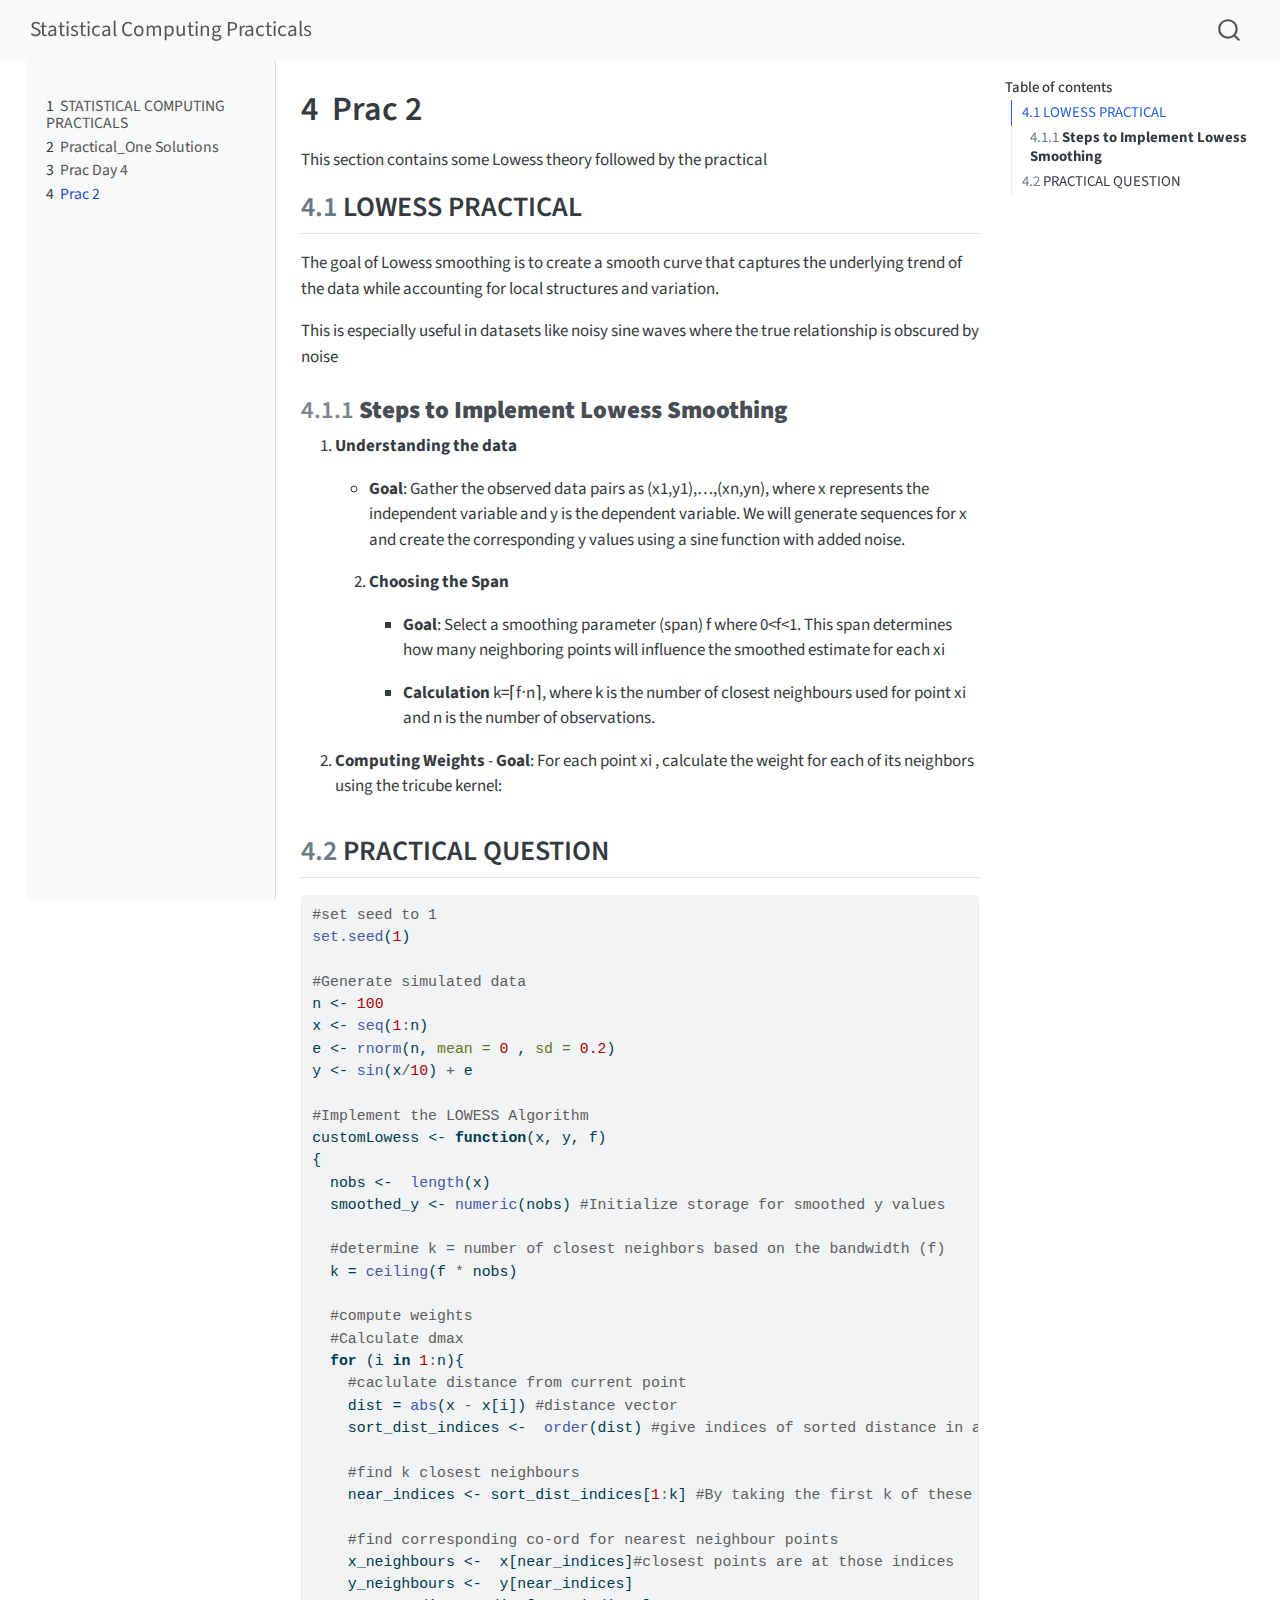
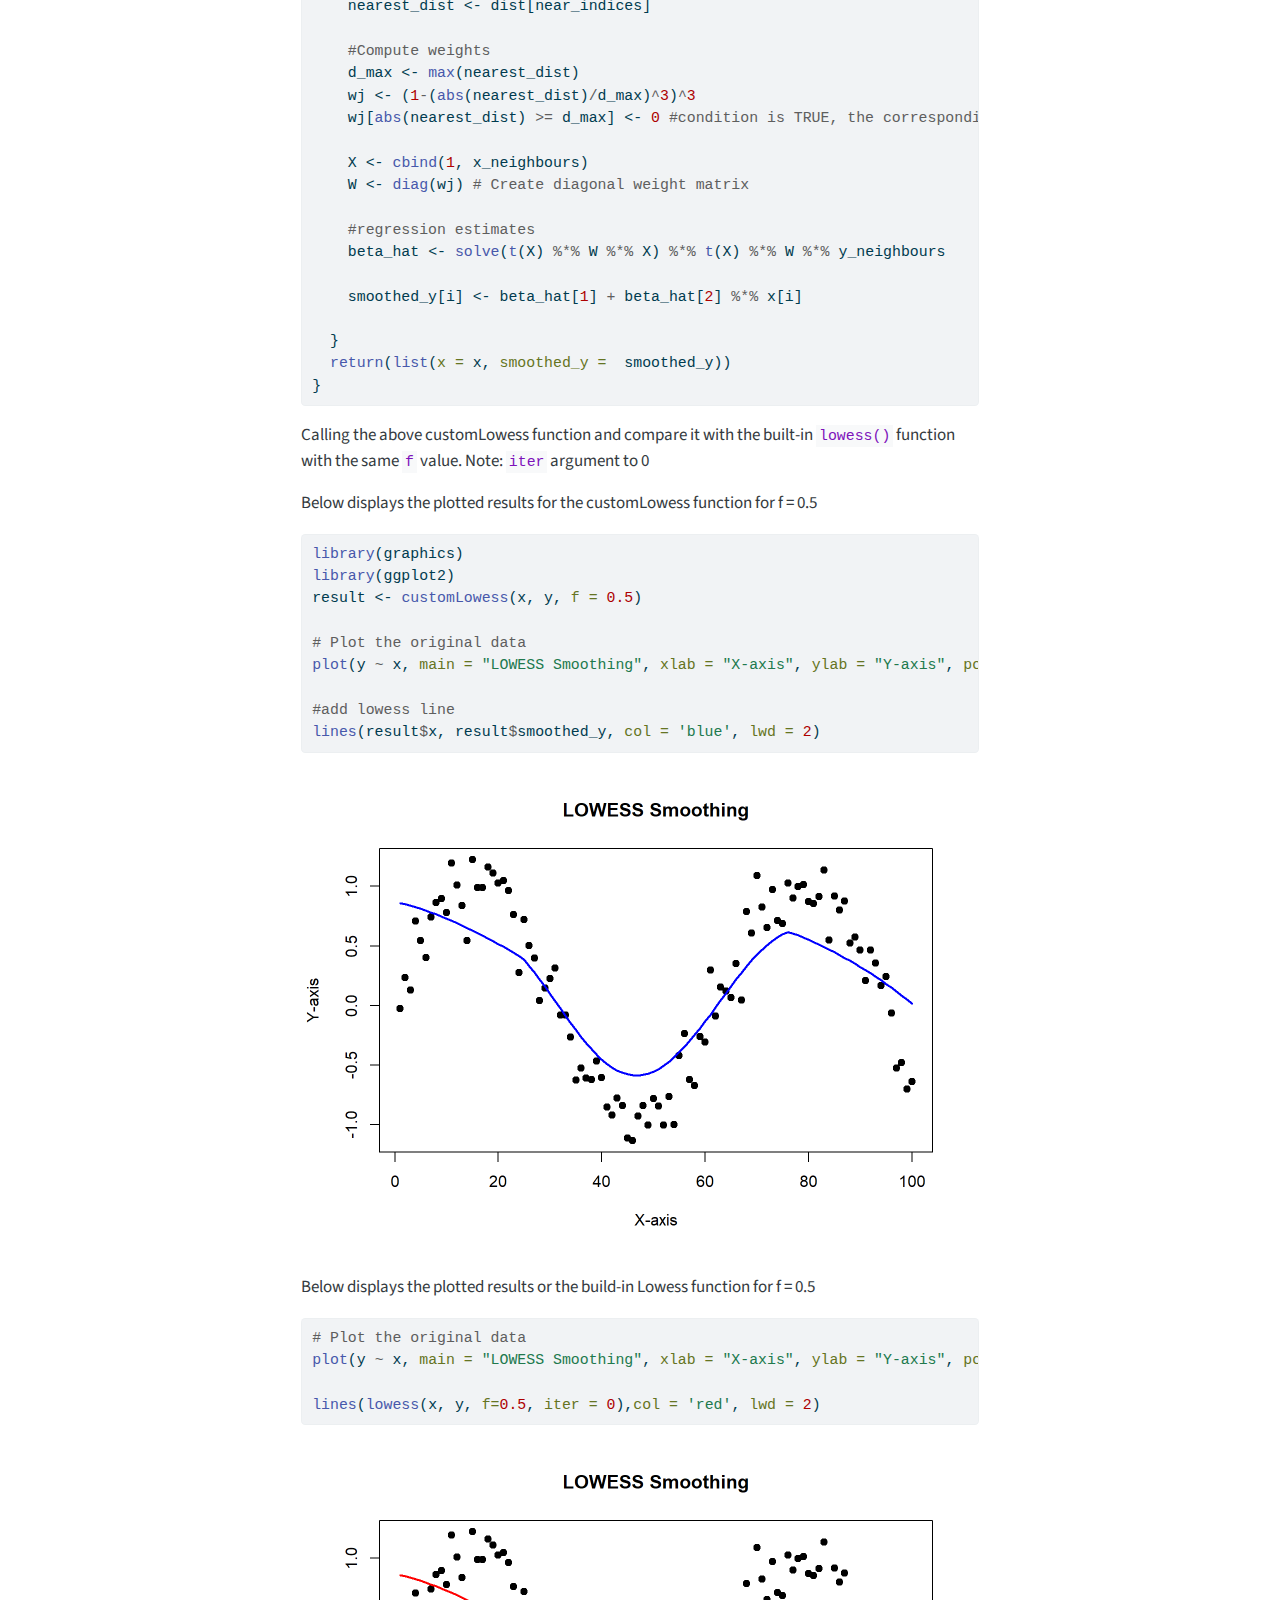
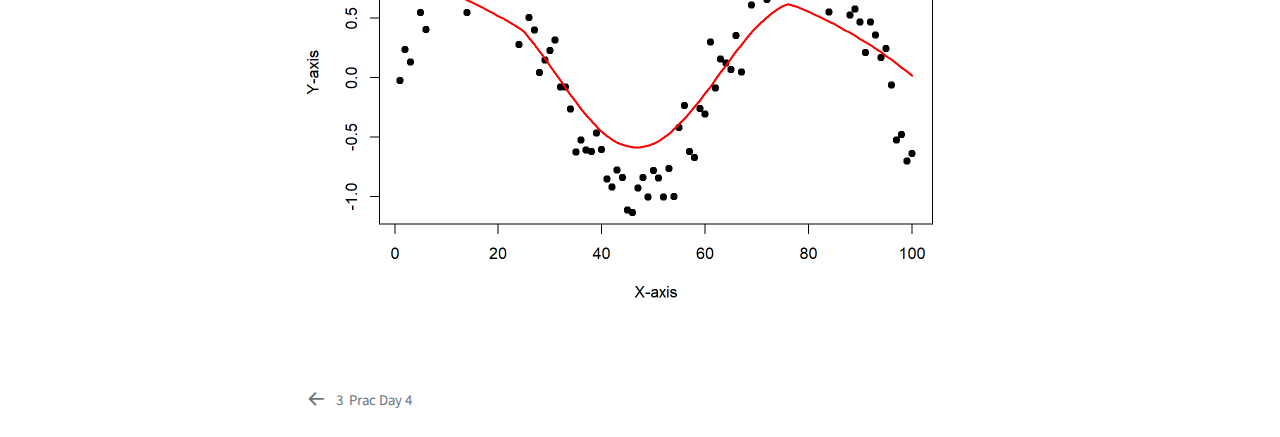
<file: docs/prac_2.html>
<!DOCTYPE html>
<html xmlns="http://www.w3.org/1999/xhtml" lang="en" xml:lang="en"><head>

<meta charset="utf-8">
<meta name="generator" content="quarto-1.5.57">

<meta name="viewport" content="width=device-width, initial-scale=1.0, user-scalable=yes">


<title>4&nbsp; Prac 2 – Statistical Computing Practicals</title>
<style>
code{white-space: pre-wrap;}
span.smallcaps{font-variant: small-caps;}
div.columns{display: flex; gap: min(4vw, 1.5em);}
div.column{flex: auto; overflow-x: auto;}
div.hanging-indent{margin-left: 1.5em; text-indent: -1.5em;}
ul.task-list{list-style: none;}
ul.task-list li input[type="checkbox"] {
  width: 0.8em;
  margin: 0 0.8em 0.2em -1em; /* quarto-specific, see https://github.com/quarto-dev/quarto-cli/issues/4556 */ 
  vertical-align: middle;
}
/* CSS for syntax highlighting */
pre > code.sourceCode { white-space: pre; position: relative; }
pre > code.sourceCode > span { line-height: 1.25; }
pre > code.sourceCode > span:empty { height: 1.2em; }
.sourceCode { overflow: visible; }
code.sourceCode > span { color: inherit; text-decoration: inherit; }
div.sourceCode { margin: 1em 0; }
pre.sourceCode { margin: 0; }
@media screen {
div.sourceCode { overflow: auto; }
}
@media print {
pre > code.sourceCode { white-space: pre-wrap; }
pre > code.sourceCode > span { display: inline-block; text-indent: -5em; padding-left: 5em; }
}
pre.numberSource code
  { counter-reset: source-line 0; }
pre.numberSource code > span
  { position: relative; left: -4em; counter-increment: source-line; }
pre.numberSource code > span > a:first-child::before
  { content: counter(source-line);
    position: relative; left: -1em; text-align: right; vertical-align: baseline;
    border: none; display: inline-block;
    -webkit-touch-callout: none; -webkit-user-select: none;
    -khtml-user-select: none; -moz-user-select: none;
    -ms-user-select: none; user-select: none;
    padding: 0 4px; width: 4em;
  }
pre.numberSource { margin-left: 3em;  padding-left: 4px; }
div.sourceCode
  {   }
@media screen {
pre > code.sourceCode > span > a:first-child::before { text-decoration: underline; }
}
</style>


<script src="site_libs/quarto-nav/quarto-nav.js"></script>
<script src="site_libs/quarto-nav/headroom.min.js"></script>
<script src="site_libs/clipboard/clipboard.min.js"></script>
<script src="site_libs/quarto-search/autocomplete.umd.js"></script>
<script src="site_libs/quarto-search/fuse.min.js"></script>
<script src="site_libs/quarto-search/quarto-search.js"></script>
<meta name="quarto:offset" content="./">
<link href="./prac-day-four.html" rel="prev">
<script src="site_libs/quarto-html/quarto.js"></script>
<script src="site_libs/quarto-html/popper.min.js"></script>
<script src="site_libs/quarto-html/tippy.umd.min.js"></script>
<script src="site_libs/quarto-html/anchor.min.js"></script>
<link href="site_libs/quarto-html/tippy.css" rel="stylesheet">
<link href="site_libs/quarto-html/quarto-syntax-highlighting.css" rel="stylesheet" id="quarto-text-highlighting-styles">
<script src="site_libs/bootstrap/bootstrap.min.js"></script>
<link href="site_libs/bootstrap/bootstrap-icons.css" rel="stylesheet">
<link href="site_libs/bootstrap/bootstrap.min.css" rel="stylesheet" id="quarto-bootstrap" data-mode="light">
<script id="quarto-search-options" type="application/json">{
  "location": "navbar",
  "copy-button": false,
  "collapse-after": 3,
  "panel-placement": "end",
  "type": "overlay",
  "limit": 50,
  "keyboard-shortcut": [
    "f",
    "/",
    "s"
  ],
  "show-item-context": false,
  "language": {
    "search-no-results-text": "No results",
    "search-matching-documents-text": "matching documents",
    "search-copy-link-title": "Copy link to search",
    "search-hide-matches-text": "Hide additional matches",
    "search-more-match-text": "more match in this document",
    "search-more-matches-text": "more matches in this document",
    "search-clear-button-title": "Clear",
    "search-text-placeholder": "",
    "search-detached-cancel-button-title": "Cancel",
    "search-submit-button-title": "Submit",
    "search-label": "Search"
  }
}</script>


</head>

<body class="nav-sidebar floating nav-fixed">

<div id="quarto-search-results"></div>
  <header id="quarto-header" class="headroom fixed-top">
    <nav class="navbar navbar-expand-lg " data-bs-theme="dark">
      <div class="navbar-container container-fluid">
      <div class="navbar-brand-container mx-auto">
    <a class="navbar-brand" href="./index.html">
    <span class="navbar-title">Statistical Computing Practicals</span>
    </a>
  </div>
        <div class="quarto-navbar-tools tools-end">
</div>
          <div id="quarto-search" class="" title="Search"></div>
      </div> <!-- /container-fluid -->
    </nav>
  <nav class="quarto-secondary-nav">
    <div class="container-fluid d-flex">
      <button type="button" class="quarto-btn-toggle btn" data-bs-toggle="collapse" role="button" data-bs-target=".quarto-sidebar-collapse-item" aria-controls="quarto-sidebar" aria-expanded="false" aria-label="Toggle sidebar navigation" onclick="if (window.quartoToggleHeadroom) { window.quartoToggleHeadroom(); }">
        <i class="bi bi-layout-text-sidebar-reverse"></i>
      </button>
        <nav class="quarto-page-breadcrumbs" aria-label="breadcrumb"><ol class="breadcrumb"><li class="breadcrumb-item"><a href="./prac_2.html"><span class="chapter-number">4</span>&nbsp; <span class="chapter-title">Prac 2</span></a></li></ol></nav>
        <a class="flex-grow-1" role="navigation" data-bs-toggle="collapse" data-bs-target=".quarto-sidebar-collapse-item" aria-controls="quarto-sidebar" aria-expanded="false" aria-label="Toggle sidebar navigation" onclick="if (window.quartoToggleHeadroom) { window.quartoToggleHeadroom(); }">      
        </a>
    </div>
  </nav>
</header>
<!-- content -->
<div id="quarto-content" class="quarto-container page-columns page-rows-contents page-layout-article page-navbar">
<!-- sidebar -->
  <nav id="quarto-sidebar" class="sidebar collapse collapse-horizontal quarto-sidebar-collapse-item sidebar-navigation floating overflow-auto">
    <div class="sidebar-menu-container"> 
    <ul class="list-unstyled mt-1">
        <li class="sidebar-item">
  <div class="sidebar-item-container"> 
  <a href="./index.html" class="sidebar-item-text sidebar-link">
 <span class="menu-text"><span class="chapter-number">1</span>&nbsp; <span class="chapter-title">STATISTICAL COMPUTING PRACTICALS</span></span></a>
  </div>
</li>
        <li class="sidebar-item">
  <div class="sidebar-item-container"> 
  <a href="./PRAC_1.html" class="sidebar-item-text sidebar-link">
 <span class="menu-text"><span class="chapter-number">2</span>&nbsp; <span class="chapter-title">Practical_One Solutions</span></span></a>
  </div>
</li>
        <li class="sidebar-item">
  <div class="sidebar-item-container"> 
  <a href="./prac-day-four.html" class="sidebar-item-text sidebar-link">
 <span class="menu-text"><span class="chapter-number">3</span>&nbsp; <span class="chapter-title">Prac Day 4</span></span></a>
  </div>
</li>
        <li class="sidebar-item">
  <div class="sidebar-item-container"> 
  <a href="./prac_2.html" class="sidebar-item-text sidebar-link active">
 <span class="menu-text"><span class="chapter-number">4</span>&nbsp; <span class="chapter-title">Prac 2</span></span></a>
  </div>
</li>
    </ul>
    </div>
</nav>
<div id="quarto-sidebar-glass" class="quarto-sidebar-collapse-item" data-bs-toggle="collapse" data-bs-target=".quarto-sidebar-collapse-item"></div>
<!-- margin-sidebar -->
    <div id="quarto-margin-sidebar" class="sidebar margin-sidebar">
        <nav id="TOC" role="doc-toc" class="toc-active">
    <h2 id="toc-title">Table of contents</h2>
   
  <ul>
  <li><a href="#lowess-practical" id="toc-lowess-practical" class="nav-link active" data-scroll-target="#lowess-practical"><span class="header-section-number">4.1</span> LOWESS PRACTICAL</a>
  <ul class="collapse">
  <li><a href="#steps-to-implement-lowess-smoothing" id="toc-steps-to-implement-lowess-smoothing" class="nav-link" data-scroll-target="#steps-to-implement-lowess-smoothing"><span class="header-section-number">4.1.1</span> <strong>Steps to Implement Lowess Smoothing</strong></a></li>
  </ul></li>
  <li><a href="#practical-question" id="toc-practical-question" class="nav-link" data-scroll-target="#practical-question"><span class="header-section-number">4.2</span> PRACTICAL QUESTION</a></li>
  </ul>
</nav>
    </div>
<!-- main -->
<main class="content" id="quarto-document-content">

<header id="title-block-header" class="quarto-title-block default">
<div class="quarto-title">
<h1 class="title"><span class="chapter-number">4</span>&nbsp; <span class="chapter-title">Prac 2</span></h1>
</div>



<div class="quarto-title-meta">

    
  
    
  </div>
  


</header>


<p>This section contains some Lowess theory followed by the practical</p>
<section id="lowess-practical" class="level2" data-number="4.1">
<h2 data-number="4.1" class="anchored" data-anchor-id="lowess-practical"><span class="header-section-number">4.1</span> LOWESS PRACTICAL</h2>
<p>The goal of Lowess smoothing is to create a smooth curve that captures the underlying trend of the data while accounting for local structures and variation.</p>
<p>This is especially useful in datasets like noisy sine waves where the true relationship is obscured by noise</p>
<section id="steps-to-implement-lowess-smoothing" class="level3" data-number="4.1.1">
<h3 data-number="4.1.1" class="anchored" data-anchor-id="steps-to-implement-lowess-smoothing"><span class="header-section-number">4.1.1</span> <strong>Steps to Implement Lowess Smoothing</strong></h3>
<ol type="1">
<li><p><strong>Understanding the data</strong></p>
<ul>
<li><strong>Goal</strong>: Gather the observed data pairs as (x1​,y1​),…,(xn​,yn​), where x represents the independent variable and y is the dependent variable. We will generate sequences for&nbsp;x and create the corresponding y values using a sine function with added noise.</li>
</ul>
<ol start="2" type="1">
<li><strong>Choosing the Span</strong>
<ul>
<li><p><strong>Goal</strong>: Select a smoothing parameter (span) f where 0&lt;f&lt;1. This span determines how many neighboring points will influence the smoothed estimate for each xi</p></li>
<li><p><strong>Calculation</strong> k=⌈f⋅n⌉, where&nbsp;k is the number of closest neighbours used for point xi and n is the number of observations.</p></li>
</ul></li>
</ol></li>
<li><p><strong>Computing Weights</strong> - <strong>Goal</strong>: For each point xi , calculate the weight for each of its neighbors using the tricube kernel:</p></li>
</ol>
</section>
</section>
<section id="practical-question" class="level2" data-number="4.2">
<h2 data-number="4.2" class="anchored" data-anchor-id="practical-question"><span class="header-section-number">4.2</span> PRACTICAL QUESTION</h2>
<div class="cell">
<div class="sourceCode cell-code" id="cb1"><pre class="sourceCode r code-with-copy"><code class="sourceCode r"><span id="cb1-1"><a href="#cb1-1" aria-hidden="true" tabindex="-1"></a><span class="co">#set seed to 1</span></span>
<span id="cb1-2"><a href="#cb1-2" aria-hidden="true" tabindex="-1"></a><span class="fu">set.seed</span>(<span class="dv">1</span>)</span>
<span id="cb1-3"><a href="#cb1-3" aria-hidden="true" tabindex="-1"></a></span>
<span id="cb1-4"><a href="#cb1-4" aria-hidden="true" tabindex="-1"></a><span class="co">#Generate simulated data </span></span>
<span id="cb1-5"><a href="#cb1-5" aria-hidden="true" tabindex="-1"></a>n <span class="ot">&lt;-</span> <span class="dv">100</span></span>
<span id="cb1-6"><a href="#cb1-6" aria-hidden="true" tabindex="-1"></a>x <span class="ot">&lt;-</span> <span class="fu">seq</span>(<span class="dv">1</span><span class="sc">:</span>n)</span>
<span id="cb1-7"><a href="#cb1-7" aria-hidden="true" tabindex="-1"></a>e <span class="ot">&lt;-</span> <span class="fu">rnorm</span>(n, <span class="at">mean =</span> <span class="dv">0</span> , <span class="at">sd =</span> <span class="fl">0.2</span>)</span>
<span id="cb1-8"><a href="#cb1-8" aria-hidden="true" tabindex="-1"></a>y <span class="ot">&lt;-</span> <span class="fu">sin</span>(x<span class="sc">/</span><span class="dv">10</span>) <span class="sc">+</span> e</span>
<span id="cb1-9"><a href="#cb1-9" aria-hidden="true" tabindex="-1"></a></span>
<span id="cb1-10"><a href="#cb1-10" aria-hidden="true" tabindex="-1"></a><span class="co">#Implement the LOWESS Algorithm</span></span>
<span id="cb1-11"><a href="#cb1-11" aria-hidden="true" tabindex="-1"></a>customLowess <span class="ot">&lt;-</span> <span class="cf">function</span>(x, y, f)</span>
<span id="cb1-12"><a href="#cb1-12" aria-hidden="true" tabindex="-1"></a>{</span>
<span id="cb1-13"><a href="#cb1-13" aria-hidden="true" tabindex="-1"></a>  nobs <span class="ot">&lt;-</span>  <span class="fu">length</span>(x)</span>
<span id="cb1-14"><a href="#cb1-14" aria-hidden="true" tabindex="-1"></a>  smoothed_y <span class="ot">&lt;-</span> <span class="fu">numeric</span>(nobs) <span class="co">#Initialize storage for smoothed y values </span></span>
<span id="cb1-15"><a href="#cb1-15" aria-hidden="true" tabindex="-1"></a>  </span>
<span id="cb1-16"><a href="#cb1-16" aria-hidden="true" tabindex="-1"></a>  <span class="co">#determine k = number of closest neighbors based on the bandwidth (f)</span></span>
<span id="cb1-17"><a href="#cb1-17" aria-hidden="true" tabindex="-1"></a>  k <span class="ot">=</span> <span class="fu">ceiling</span>(f <span class="sc">*</span> nobs)</span>
<span id="cb1-18"><a href="#cb1-18" aria-hidden="true" tabindex="-1"></a>  </span>
<span id="cb1-19"><a href="#cb1-19" aria-hidden="true" tabindex="-1"></a>  <span class="co">#compute weights </span></span>
<span id="cb1-20"><a href="#cb1-20" aria-hidden="true" tabindex="-1"></a>  <span class="co">#Calculate dmax </span></span>
<span id="cb1-21"><a href="#cb1-21" aria-hidden="true" tabindex="-1"></a>  <span class="cf">for</span> (i <span class="cf">in</span> <span class="dv">1</span><span class="sc">:</span>n){</span>
<span id="cb1-22"><a href="#cb1-22" aria-hidden="true" tabindex="-1"></a>    <span class="co">#caclulate distance from current point </span></span>
<span id="cb1-23"><a href="#cb1-23" aria-hidden="true" tabindex="-1"></a>    dist <span class="ot">=</span> <span class="fu">abs</span>(x <span class="sc">-</span> x[i]) <span class="co">#distance vector</span></span>
<span id="cb1-24"><a href="#cb1-24" aria-hidden="true" tabindex="-1"></a>    sort_dist_indices <span class="ot">&lt;-</span>  <span class="fu">order</span>(dist) <span class="co">#give indices of sorted distance in ascending order </span></span>
<span id="cb1-25"><a href="#cb1-25" aria-hidden="true" tabindex="-1"></a>    </span>
<span id="cb1-26"><a href="#cb1-26" aria-hidden="true" tabindex="-1"></a>    <span class="co">#find k closest neighbours </span></span>
<span id="cb1-27"><a href="#cb1-27" aria-hidden="true" tabindex="-1"></a>    near_indices <span class="ot">&lt;-</span> sort_dist_indices[<span class="dv">1</span><span class="sc">:</span>k] <span class="co">#By taking the first k of these sorted indices, we get the indices of the nearest points</span></span>
<span id="cb1-28"><a href="#cb1-28" aria-hidden="true" tabindex="-1"></a>    </span>
<span id="cb1-29"><a href="#cb1-29" aria-hidden="true" tabindex="-1"></a>    <span class="co">#find corresponding co-ord for nearest neighbour points </span></span>
<span id="cb1-30"><a href="#cb1-30" aria-hidden="true" tabindex="-1"></a>    x_neighbours <span class="ot">&lt;-</span>  x[near_indices]<span class="co">#closest points are at those indices</span></span>
<span id="cb1-31"><a href="#cb1-31" aria-hidden="true" tabindex="-1"></a>    y_neighbours <span class="ot">&lt;-</span>  y[near_indices]</span>
<span id="cb1-32"><a href="#cb1-32" aria-hidden="true" tabindex="-1"></a>    nearest_dist <span class="ot">&lt;-</span> dist[near_indices]</span>
<span id="cb1-33"><a href="#cb1-33" aria-hidden="true" tabindex="-1"></a>    </span>
<span id="cb1-34"><a href="#cb1-34" aria-hidden="true" tabindex="-1"></a>    <span class="co">#Compute weights</span></span>
<span id="cb1-35"><a href="#cb1-35" aria-hidden="true" tabindex="-1"></a>    d_max <span class="ot">&lt;-</span> <span class="fu">max</span>(nearest_dist)</span>
<span id="cb1-36"><a href="#cb1-36" aria-hidden="true" tabindex="-1"></a>    wj <span class="ot">&lt;-</span> (<span class="dv">1</span><span class="sc">-</span>(<span class="fu">abs</span>(nearest_dist)<span class="sc">/</span>d_max)<span class="sc">^</span><span class="dv">3</span>)<span class="sc">^</span><span class="dv">3</span></span>
<span id="cb1-37"><a href="#cb1-37" aria-hidden="true" tabindex="-1"></a>    wj[<span class="fu">abs</span>(nearest_dist) <span class="sc">&gt;=</span> d_max] <span class="ot">&lt;-</span> <span class="dv">0</span> <span class="co">#condition is TRUE, the corresponding weight in the weights vector is set to 0</span></span>
<span id="cb1-38"><a href="#cb1-38" aria-hidden="true" tabindex="-1"></a>    </span>
<span id="cb1-39"><a href="#cb1-39" aria-hidden="true" tabindex="-1"></a>    X <span class="ot">&lt;-</span> <span class="fu">cbind</span>(<span class="dv">1</span>, x_neighbours)</span>
<span id="cb1-40"><a href="#cb1-40" aria-hidden="true" tabindex="-1"></a>    W <span class="ot">&lt;-</span> <span class="fu">diag</span>(wj) <span class="co"># Create diagonal weight matrix  </span></span>
<span id="cb1-41"><a href="#cb1-41" aria-hidden="true" tabindex="-1"></a>    </span>
<span id="cb1-42"><a href="#cb1-42" aria-hidden="true" tabindex="-1"></a>    <span class="co">#regression estimates</span></span>
<span id="cb1-43"><a href="#cb1-43" aria-hidden="true" tabindex="-1"></a>    beta_hat <span class="ot">&lt;-</span> <span class="fu">solve</span>(<span class="fu">t</span>(X) <span class="sc">%*%</span> W <span class="sc">%*%</span> X) <span class="sc">%*%</span> <span class="fu">t</span>(X) <span class="sc">%*%</span> W <span class="sc">%*%</span> y_neighbours</span>
<span id="cb1-44"><a href="#cb1-44" aria-hidden="true" tabindex="-1"></a>    </span>
<span id="cb1-45"><a href="#cb1-45" aria-hidden="true" tabindex="-1"></a>    smoothed_y[i] <span class="ot">&lt;-</span> beta_hat[<span class="dv">1</span>] <span class="sc">+</span> beta_hat[<span class="dv">2</span>] <span class="sc">%*%</span> x[i]</span>
<span id="cb1-46"><a href="#cb1-46" aria-hidden="true" tabindex="-1"></a>    </span>
<span id="cb1-47"><a href="#cb1-47" aria-hidden="true" tabindex="-1"></a>  }</span>
<span id="cb1-48"><a href="#cb1-48" aria-hidden="true" tabindex="-1"></a>  <span class="fu">return</span>(<span class="fu">list</span>(<span class="at">x =</span> x, <span class="at">smoothed_y =</span>  smoothed_y))</span>
<span id="cb1-49"><a href="#cb1-49" aria-hidden="true" tabindex="-1"></a>}</span></code><button title="Copy to Clipboard" class="code-copy-button"><i class="bi"></i></button></pre></div>
</div>
<p>Calling the above customLowess function and compare it with the built-in <code>lowess()</code>&nbsp;function with the same&nbsp;<code>f</code>&nbsp;value. Note: <code>iter</code>&nbsp;argument to 0</p>
<p>Below displays the plotted results for the customLowess function for f = 0.5</p>
<div class="cell">
<div class="sourceCode cell-code" id="cb2"><pre class="sourceCode r code-with-copy"><code class="sourceCode r"><span id="cb2-1"><a href="#cb2-1" aria-hidden="true" tabindex="-1"></a><span class="fu">library</span>(graphics)</span>
<span id="cb2-2"><a href="#cb2-2" aria-hidden="true" tabindex="-1"></a><span class="fu">library</span>(ggplot2)</span>
<span id="cb2-3"><a href="#cb2-3" aria-hidden="true" tabindex="-1"></a>result <span class="ot">&lt;-</span> <span class="fu">customLowess</span>(x, y, <span class="at">f =</span> <span class="fl">0.5</span>)</span>
<span id="cb2-4"><a href="#cb2-4" aria-hidden="true" tabindex="-1"></a></span>
<span id="cb2-5"><a href="#cb2-5" aria-hidden="true" tabindex="-1"></a><span class="co"># Plot the original data  </span></span>
<span id="cb2-6"><a href="#cb2-6" aria-hidden="true" tabindex="-1"></a><span class="fu">plot</span>(y <span class="sc">~</span> x, <span class="at">main =</span> <span class="st">"LOWESS Smoothing"</span>, <span class="at">xlab =</span> <span class="st">"X-axis"</span>, <span class="at">ylab =</span> <span class="st">"Y-axis"</span>, <span class="at">pch =</span> <span class="dv">19</span>) </span>
<span id="cb2-7"><a href="#cb2-7" aria-hidden="true" tabindex="-1"></a></span>
<span id="cb2-8"><a href="#cb2-8" aria-hidden="true" tabindex="-1"></a><span class="co">#add lowess line </span></span>
<span id="cb2-9"><a href="#cb2-9" aria-hidden="true" tabindex="-1"></a><span class="fu">lines</span>(result<span class="sc">$</span>x, result<span class="sc">$</span>smoothed_y, <span class="at">col =</span> <span class="st">'blue'</span>, <span class="at">lwd =</span> <span class="dv">2</span>)</span></code><button title="Copy to Clipboard" class="code-copy-button"><i class="bi"></i></button></pre></div>
<div class="cell-output-display">
<div>
<figure class="figure">
<p><img src="prac_2_files/figure-html/unnamed-chunk-2-1.png" class="img-fluid figure-img" width="672"></p>
</figure>
</div>
</div>
</div>
<p>Below displays the plotted results or the build-in Lowess function for f = 0.5</p>
<div class="cell">
<div class="sourceCode cell-code" id="cb3"><pre class="sourceCode r code-with-copy"><code class="sourceCode r"><span id="cb3-1"><a href="#cb3-1" aria-hidden="true" tabindex="-1"></a><span class="co"># Plot the original data  </span></span>
<span id="cb3-2"><a href="#cb3-2" aria-hidden="true" tabindex="-1"></a><span class="fu">plot</span>(y <span class="sc">~</span> x, <span class="at">main =</span> <span class="st">"LOWESS Smoothing"</span>, <span class="at">xlab =</span> <span class="st">"X-axis"</span>, <span class="at">ylab =</span> <span class="st">"Y-axis"</span>, <span class="at">pch =</span> <span class="dv">19</span>) </span>
<span id="cb3-3"><a href="#cb3-3" aria-hidden="true" tabindex="-1"></a></span>
<span id="cb3-4"><a href="#cb3-4" aria-hidden="true" tabindex="-1"></a><span class="fu">lines</span>(<span class="fu">lowess</span>(x, y, <span class="at">f=</span><span class="fl">0.5</span>, <span class="at">iter =</span> <span class="dv">0</span>),<span class="at">col =</span> <span class="st">'red'</span>, <span class="at">lwd =</span> <span class="dv">2</span>)</span></code><button title="Copy to Clipboard" class="code-copy-button"><i class="bi"></i></button></pre></div>
<div class="cell-output-display">
<div>
<figure class="figure">
<p><img src="prac_2_files/figure-html/unnamed-chunk-3-1.png" class="img-fluid figure-img" width="672"></p>
</figure>
</div>
</div>
</div>


</section>

</main> <!-- /main -->
<script id="quarto-html-after-body" type="application/javascript">
window.document.addEventListener("DOMContentLoaded", function (event) {
  const toggleBodyColorMode = (bsSheetEl) => {
    const mode = bsSheetEl.getAttribute("data-mode");
    const bodyEl = window.document.querySelector("body");
    if (mode === "dark") {
      bodyEl.classList.add("quarto-dark");
      bodyEl.classList.remove("quarto-light");
    } else {
      bodyEl.classList.add("quarto-light");
      bodyEl.classList.remove("quarto-dark");
    }
  }
  const toggleBodyColorPrimary = () => {
    const bsSheetEl = window.document.querySelector("link#quarto-bootstrap");
    if (bsSheetEl) {
      toggleBodyColorMode(bsSheetEl);
    }
  }
  toggleBodyColorPrimary();  
  const icon = "";
  const anchorJS = new window.AnchorJS();
  anchorJS.options = {
    placement: 'right',
    icon: icon
  };
  anchorJS.add('.anchored');
  const isCodeAnnotation = (el) => {
    for (const clz of el.classList) {
      if (clz.startsWith('code-annotation-')) {                     
        return true;
      }
    }
    return false;
  }
  const onCopySuccess = function(e) {
    // button target
    const button = e.trigger;
    // don't keep focus
    button.blur();
    // flash "checked"
    button.classList.add('code-copy-button-checked');
    var currentTitle = button.getAttribute("title");
    button.setAttribute("title", "Copied!");
    let tooltip;
    if (window.bootstrap) {
      button.setAttribute("data-bs-toggle", "tooltip");
      button.setAttribute("data-bs-placement", "left");
      button.setAttribute("data-bs-title", "Copied!");
      tooltip = new bootstrap.Tooltip(button, 
        { trigger: "manual", 
          customClass: "code-copy-button-tooltip",
          offset: [0, -8]});
      tooltip.show();    
    }
    setTimeout(function() {
      if (tooltip) {
        tooltip.hide();
        button.removeAttribute("data-bs-title");
        button.removeAttribute("data-bs-toggle");
        button.removeAttribute("data-bs-placement");
      }
      button.setAttribute("title", currentTitle);
      button.classList.remove('code-copy-button-checked');
    }, 1000);
    // clear code selection
    e.clearSelection();
  }
  const getTextToCopy = function(trigger) {
      const codeEl = trigger.previousElementSibling.cloneNode(true);
      for (const childEl of codeEl.children) {
        if (isCodeAnnotation(childEl)) {
          childEl.remove();
        }
      }
      return codeEl.innerText;
  }
  const clipboard = new window.ClipboardJS('.code-copy-button:not([data-in-quarto-modal])', {
    text: getTextToCopy
  });
  clipboard.on('success', onCopySuccess);
  if (window.document.getElementById('quarto-embedded-source-code-modal')) {
    // For code content inside modals, clipBoardJS needs to be initialized with a container option
    // TODO: Check when it could be a function (https://github.com/zenorocha/clipboard.js/issues/860)
    const clipboardModal = new window.ClipboardJS('.code-copy-button[data-in-quarto-modal]', {
      text: getTextToCopy,
      container: window.document.getElementById('quarto-embedded-source-code-modal')
    });
    clipboardModal.on('success', onCopySuccess);
  }
    var localhostRegex = new RegExp(/^(?:http|https):\/\/localhost\:?[0-9]*\//);
    var mailtoRegex = new RegExp(/^mailto:/);
      var filterRegex = new RegExp('/' + window.location.host + '/');
    var isInternal = (href) => {
        return filterRegex.test(href) || localhostRegex.test(href) || mailtoRegex.test(href);
    }
    // Inspect non-navigation links and adorn them if external
 	var links = window.document.querySelectorAll('a[href]:not(.nav-link):not(.navbar-brand):not(.toc-action):not(.sidebar-link):not(.sidebar-item-toggle):not(.pagination-link):not(.no-external):not([aria-hidden]):not(.dropdown-item):not(.quarto-navigation-tool):not(.about-link)');
    for (var i=0; i<links.length; i++) {
      const link = links[i];
      if (!isInternal(link.href)) {
        // undo the damage that might have been done by quarto-nav.js in the case of
        // links that we want to consider external
        if (link.dataset.originalHref !== undefined) {
          link.href = link.dataset.originalHref;
        }
      }
    }
  function tippyHover(el, contentFn, onTriggerFn, onUntriggerFn) {
    const config = {
      allowHTML: true,
      maxWidth: 500,
      delay: 100,
      arrow: false,
      appendTo: function(el) {
          return el.parentElement;
      },
      interactive: true,
      interactiveBorder: 10,
      theme: 'quarto',
      placement: 'bottom-start',
    };
    if (contentFn) {
      config.content = contentFn;
    }
    if (onTriggerFn) {
      config.onTrigger = onTriggerFn;
    }
    if (onUntriggerFn) {
      config.onUntrigger = onUntriggerFn;
    }
    window.tippy(el, config); 
  }
  const noterefs = window.document.querySelectorAll('a[role="doc-noteref"]');
  for (var i=0; i<noterefs.length; i++) {
    const ref = noterefs[i];
    tippyHover(ref, function() {
      // use id or data attribute instead here
      let href = ref.getAttribute('data-footnote-href') || ref.getAttribute('href');
      try { href = new URL(href).hash; } catch {}
      const id = href.replace(/^#\/?/, "");
      const note = window.document.getElementById(id);
      if (note) {
        return note.innerHTML;
      } else {
        return "";
      }
    });
  }
  const xrefs = window.document.querySelectorAll('a.quarto-xref');
  const processXRef = (id, note) => {
    // Strip column container classes
    const stripColumnClz = (el) => {
      el.classList.remove("page-full", "page-columns");
      if (el.children) {
        for (const child of el.children) {
          stripColumnClz(child);
        }
      }
    }
    stripColumnClz(note)
    if (id === null || id.startsWith('sec-')) {
      // Special case sections, only their first couple elements
      const container = document.createElement("div");
      if (note.children && note.children.length > 2) {
        container.appendChild(note.children[0].cloneNode(true));
        for (let i = 1; i < note.children.length; i++) {
          const child = note.children[i];
          if (child.tagName === "P" && child.innerText === "") {
            continue;
          } else {
            container.appendChild(child.cloneNode(true));
            break;
          }
        }
        if (window.Quarto?.typesetMath) {
          window.Quarto.typesetMath(container);
        }
        return container.innerHTML
      } else {
        if (window.Quarto?.typesetMath) {
          window.Quarto.typesetMath(note);
        }
        return note.innerHTML;
      }
    } else {
      // Remove any anchor links if they are present
      const anchorLink = note.querySelector('a.anchorjs-link');
      if (anchorLink) {
        anchorLink.remove();
      }
      if (window.Quarto?.typesetMath) {
        window.Quarto.typesetMath(note);
      }
      // TODO in 1.5, we should make sure this works without a callout special case
      if (note.classList.contains("callout")) {
        return note.outerHTML;
      } else {
        return note.innerHTML;
      }
    }
  }
  for (var i=0; i<xrefs.length; i++) {
    const xref = xrefs[i];
    tippyHover(xref, undefined, function(instance) {
      instance.disable();
      let url = xref.getAttribute('href');
      let hash = undefined; 
      if (url.startsWith('#')) {
        hash = url;
      } else {
        try { hash = new URL(url).hash; } catch {}
      }
      if (hash) {
        const id = hash.replace(/^#\/?/, "");
        const note = window.document.getElementById(id);
        if (note !== null) {
          try {
            const html = processXRef(id, note.cloneNode(true));
            instance.setContent(html);
          } finally {
            instance.enable();
            instance.show();
          }
        } else {
          // See if we can fetch this
          fetch(url.split('#')[0])
          .then(res => res.text())
          .then(html => {
            const parser = new DOMParser();
            const htmlDoc = parser.parseFromString(html, "text/html");
            const note = htmlDoc.getElementById(id);
            if (note !== null) {
              const html = processXRef(id, note);
              instance.setContent(html);
            } 
          }).finally(() => {
            instance.enable();
            instance.show();
          });
        }
      } else {
        // See if we can fetch a full url (with no hash to target)
        // This is a special case and we should probably do some content thinning / targeting
        fetch(url)
        .then(res => res.text())
        .then(html => {
          const parser = new DOMParser();
          const htmlDoc = parser.parseFromString(html, "text/html");
          const note = htmlDoc.querySelector('main.content');
          if (note !== null) {
            // This should only happen for chapter cross references
            // (since there is no id in the URL)
            // remove the first header
            if (note.children.length > 0 && note.children[0].tagName === "HEADER") {
              note.children[0].remove();
            }
            const html = processXRef(null, note);
            instance.setContent(html);
          } 
        }).finally(() => {
          instance.enable();
          instance.show();
        });
      }
    }, function(instance) {
    });
  }
      let selectedAnnoteEl;
      const selectorForAnnotation = ( cell, annotation) => {
        let cellAttr = 'data-code-cell="' + cell + '"';
        let lineAttr = 'data-code-annotation="' +  annotation + '"';
        const selector = 'span[' + cellAttr + '][' + lineAttr + ']';
        return selector;
      }
      const selectCodeLines = (annoteEl) => {
        const doc = window.document;
        const targetCell = annoteEl.getAttribute("data-target-cell");
        const targetAnnotation = annoteEl.getAttribute("data-target-annotation");
        const annoteSpan = window.document.querySelector(selectorForAnnotation(targetCell, targetAnnotation));
        const lines = annoteSpan.getAttribute("data-code-lines").split(",");
        const lineIds = lines.map((line) => {
          return targetCell + "-" + line;
        })
        let top = null;
        let height = null;
        let parent = null;
        if (lineIds.length > 0) {
            //compute the position of the single el (top and bottom and make a div)
            const el = window.document.getElementById(lineIds[0]);
            top = el.offsetTop;
            height = el.offsetHeight;
            parent = el.parentElement.parentElement;
          if (lineIds.length > 1) {
            const lastEl = window.document.getElementById(lineIds[lineIds.length - 1]);
            const bottom = lastEl.offsetTop + lastEl.offsetHeight;
            height = bottom - top;
          }
          if (top !== null && height !== null && parent !== null) {
            // cook up a div (if necessary) and position it 
            let div = window.document.getElementById("code-annotation-line-highlight");
            if (div === null) {
              div = window.document.createElement("div");
              div.setAttribute("id", "code-annotation-line-highlight");
              div.style.position = 'absolute';
              parent.appendChild(div);
            }
            div.style.top = top - 2 + "px";
            div.style.height = height + 4 + "px";
            div.style.left = 0;
            let gutterDiv = window.document.getElementById("code-annotation-line-highlight-gutter");
            if (gutterDiv === null) {
              gutterDiv = window.document.createElement("div");
              gutterDiv.setAttribute("id", "code-annotation-line-highlight-gutter");
              gutterDiv.style.position = 'absolute';
              const codeCell = window.document.getElementById(targetCell);
              const gutter = codeCell.querySelector('.code-annotation-gutter');
              gutter.appendChild(gutterDiv);
            }
            gutterDiv.style.top = top - 2 + "px";
            gutterDiv.style.height = height + 4 + "px";
          }
          selectedAnnoteEl = annoteEl;
        }
      };
      const unselectCodeLines = () => {
        const elementsIds = ["code-annotation-line-highlight", "code-annotation-line-highlight-gutter"];
        elementsIds.forEach((elId) => {
          const div = window.document.getElementById(elId);
          if (div) {
            div.remove();
          }
        });
        selectedAnnoteEl = undefined;
      };
        // Handle positioning of the toggle
    window.addEventListener(
      "resize",
      throttle(() => {
        elRect = undefined;
        if (selectedAnnoteEl) {
          selectCodeLines(selectedAnnoteEl);
        }
      }, 10)
    );
    function throttle(fn, ms) {
    let throttle = false;
    let timer;
      return (...args) => {
        if(!throttle) { // first call gets through
            fn.apply(this, args);
            throttle = true;
        } else { // all the others get throttled
            if(timer) clearTimeout(timer); // cancel #2
            timer = setTimeout(() => {
              fn.apply(this, args);
              timer = throttle = false;
            }, ms);
        }
      };
    }
      // Attach click handler to the DT
      const annoteDls = window.document.querySelectorAll('dt[data-target-cell]');
      for (const annoteDlNode of annoteDls) {
        annoteDlNode.addEventListener('click', (event) => {
          const clickedEl = event.target;
          if (clickedEl !== selectedAnnoteEl) {
            unselectCodeLines();
            const activeEl = window.document.querySelector('dt[data-target-cell].code-annotation-active');
            if (activeEl) {
              activeEl.classList.remove('code-annotation-active');
            }
            selectCodeLines(clickedEl);
            clickedEl.classList.add('code-annotation-active');
          } else {
            // Unselect the line
            unselectCodeLines();
            clickedEl.classList.remove('code-annotation-active');
          }
        });
      }
  const findCites = (el) => {
    const parentEl = el.parentElement;
    if (parentEl) {
      const cites = parentEl.dataset.cites;
      if (cites) {
        return {
          el,
          cites: cites.split(' ')
        };
      } else {
        return findCites(el.parentElement)
      }
    } else {
      return undefined;
    }
  };
  var bibliorefs = window.document.querySelectorAll('a[role="doc-biblioref"]');
  for (var i=0; i<bibliorefs.length; i++) {
    const ref = bibliorefs[i];
    const citeInfo = findCites(ref);
    if (citeInfo) {
      tippyHover(citeInfo.el, function() {
        var popup = window.document.createElement('div');
        citeInfo.cites.forEach(function(cite) {
          var citeDiv = window.document.createElement('div');
          citeDiv.classList.add('hanging-indent');
          citeDiv.classList.add('csl-entry');
          var biblioDiv = window.document.getElementById('ref-' + cite);
          if (biblioDiv) {
            citeDiv.innerHTML = biblioDiv.innerHTML;
          }
          popup.appendChild(citeDiv);
        });
        return popup.innerHTML;
      });
    }
  }
});
</script>
<nav class="page-navigation">
  <div class="nav-page nav-page-previous">
      <a href="./prac-day-four.html" class="pagination-link" aria-label="Prac Day 4">
        <i class="bi bi-arrow-left-short"></i> <span class="nav-page-text"><span class="chapter-number">3</span>&nbsp; <span class="chapter-title">Prac Day 4</span></span>
      </a>          
  </div>
  <div class="nav-page nav-page-next">
  </div>
</nav>
</div> <!-- /content -->




</body></html>
</file>
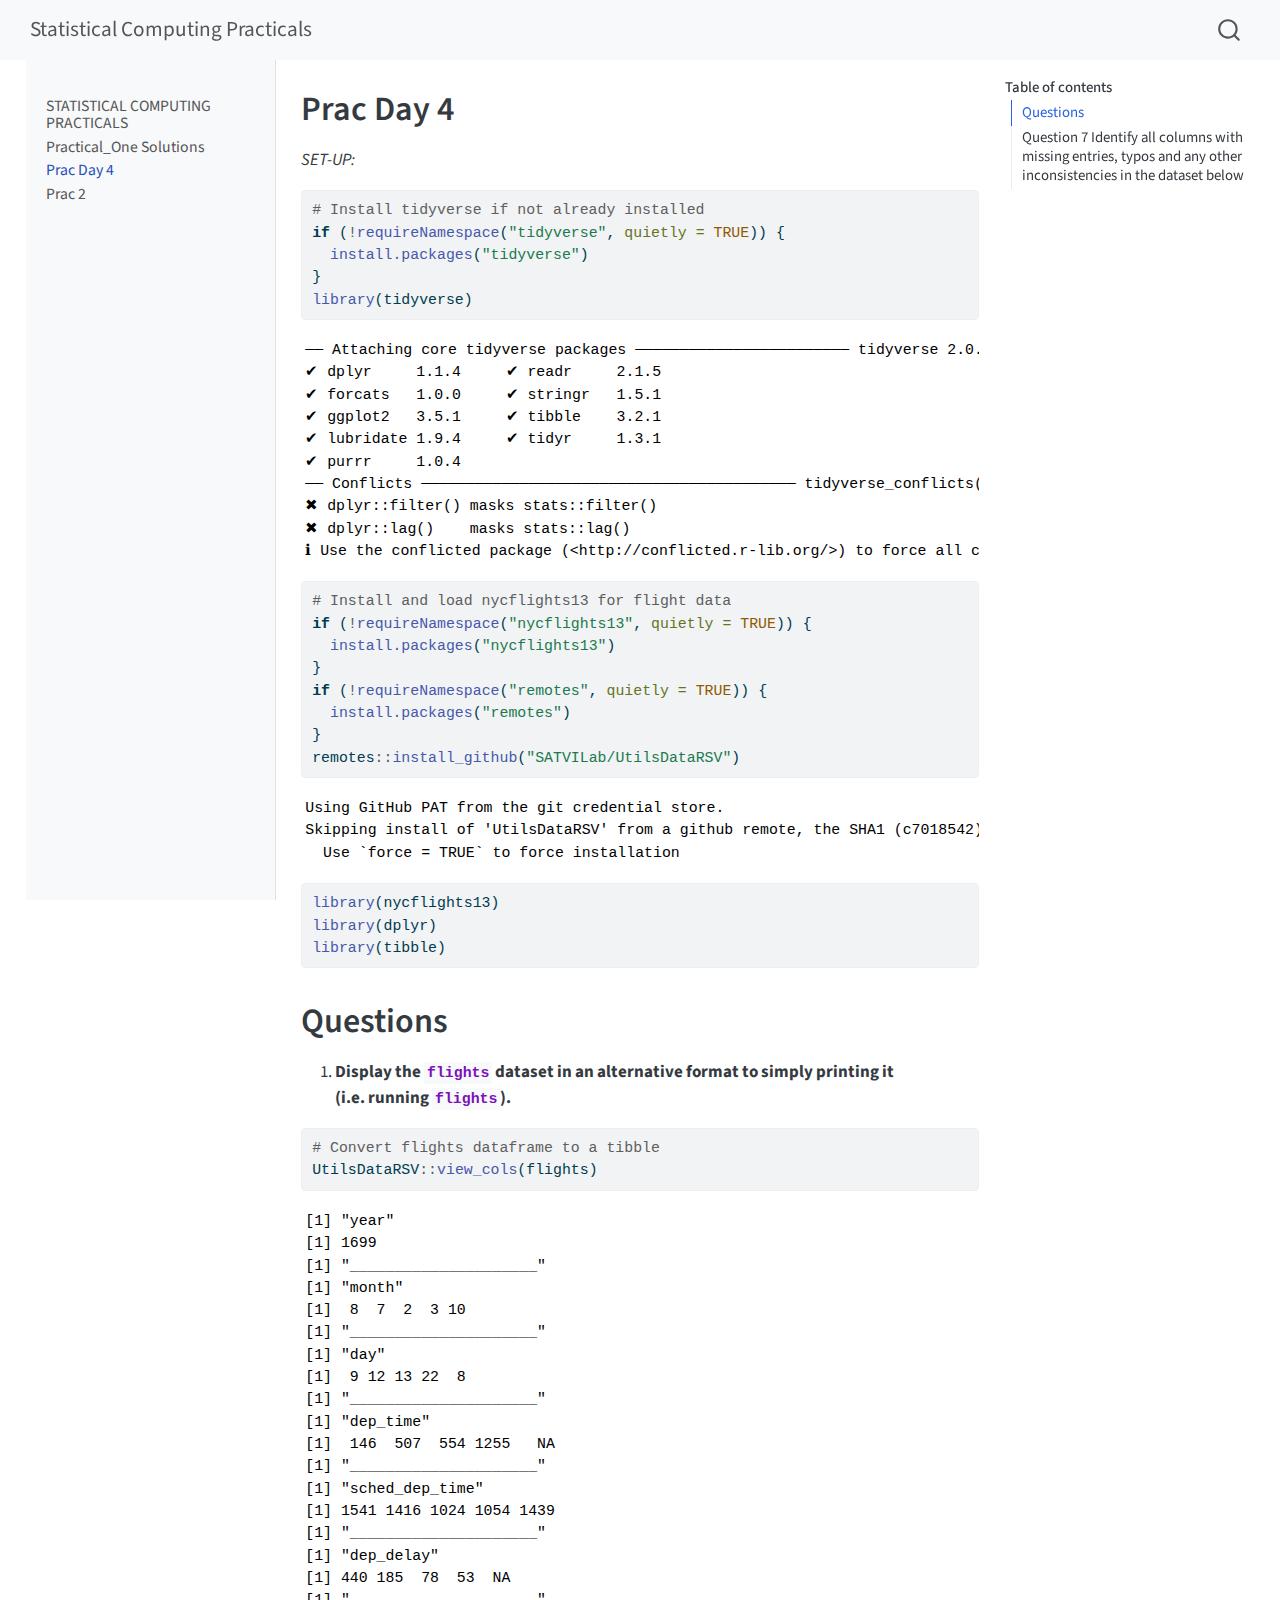
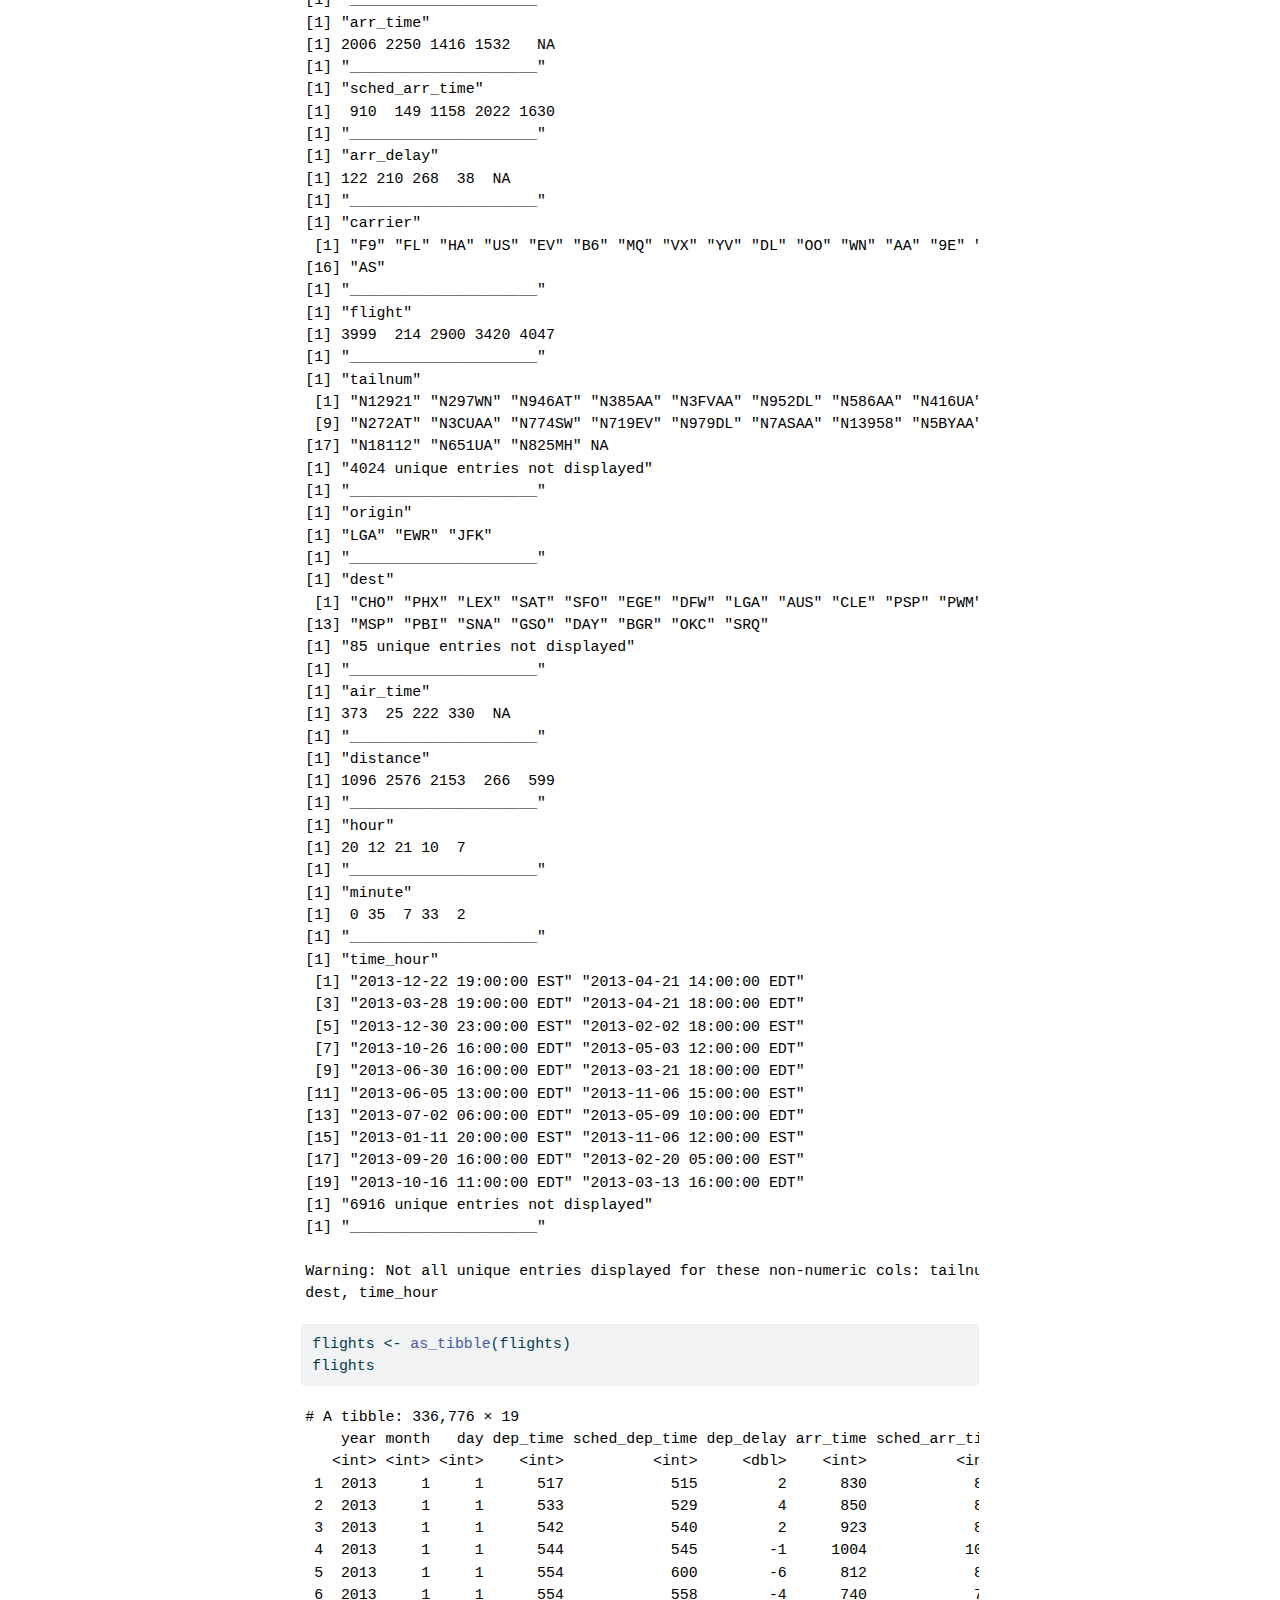
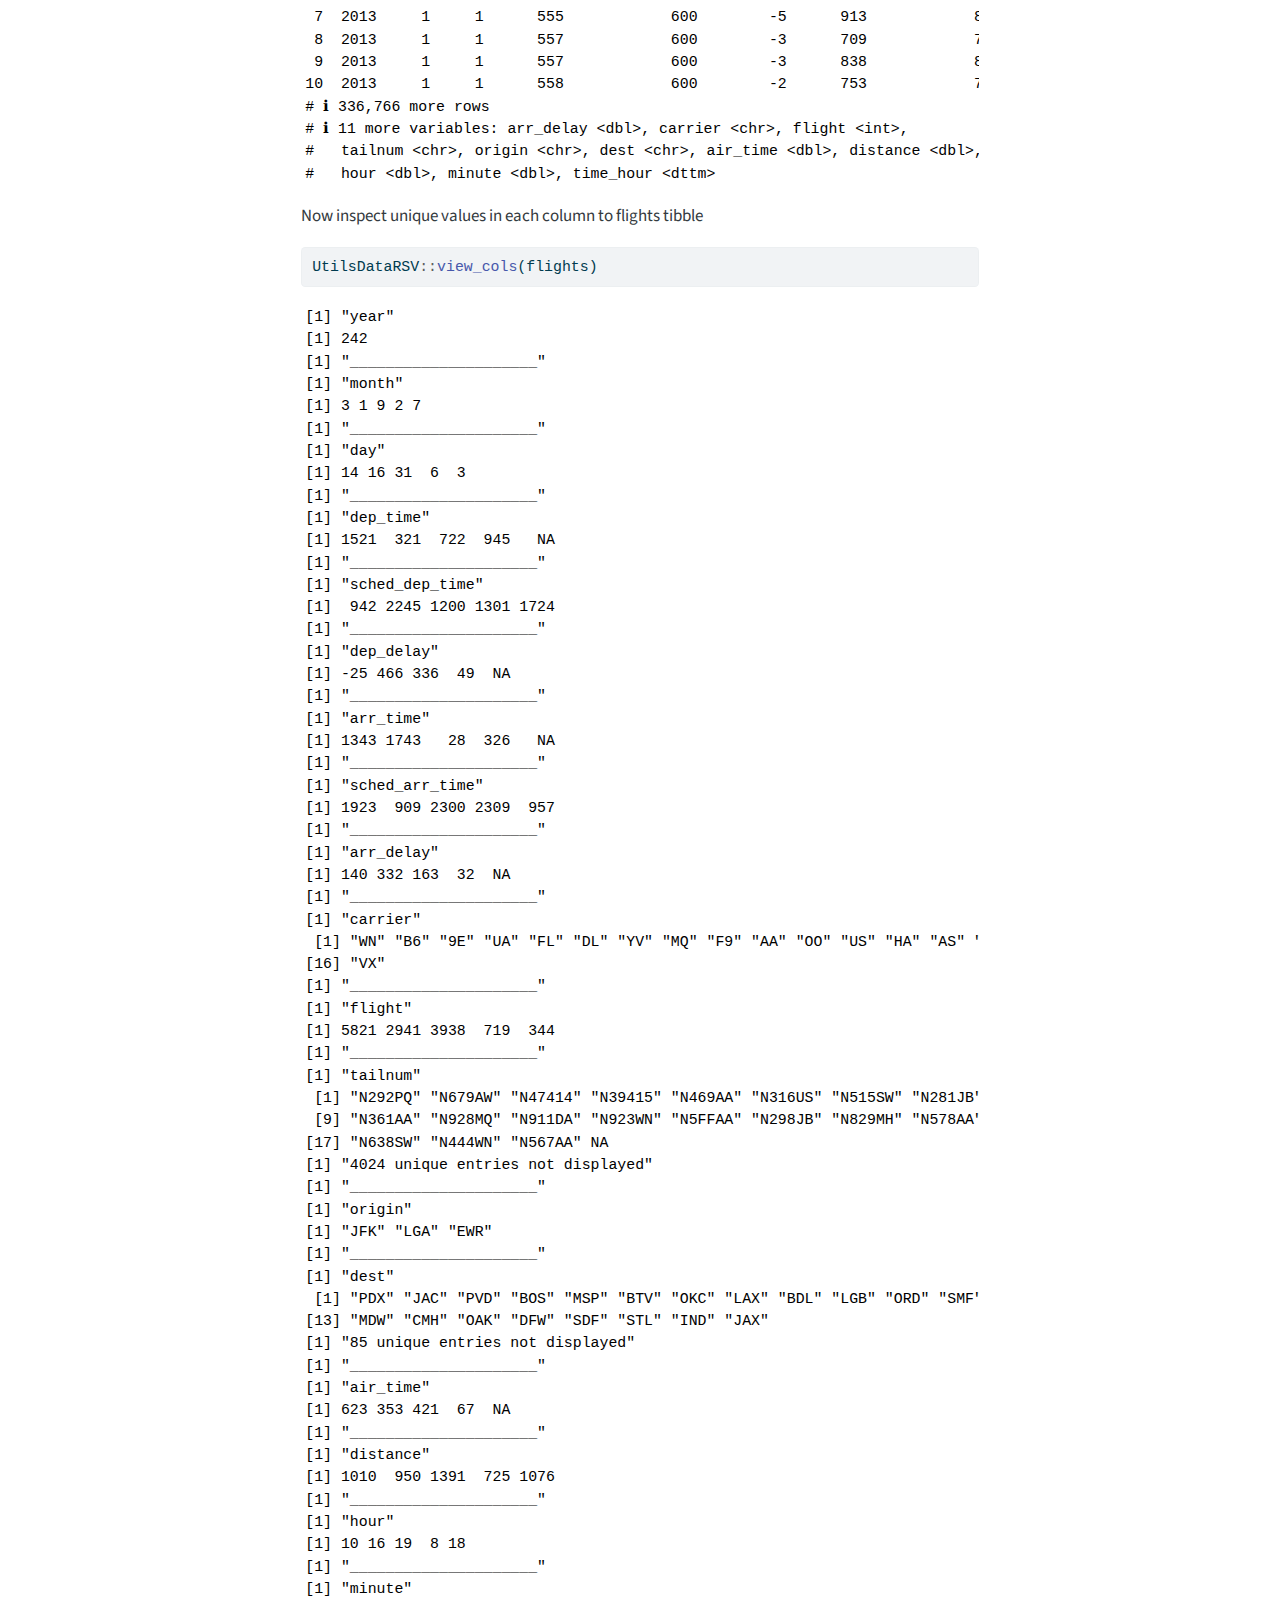
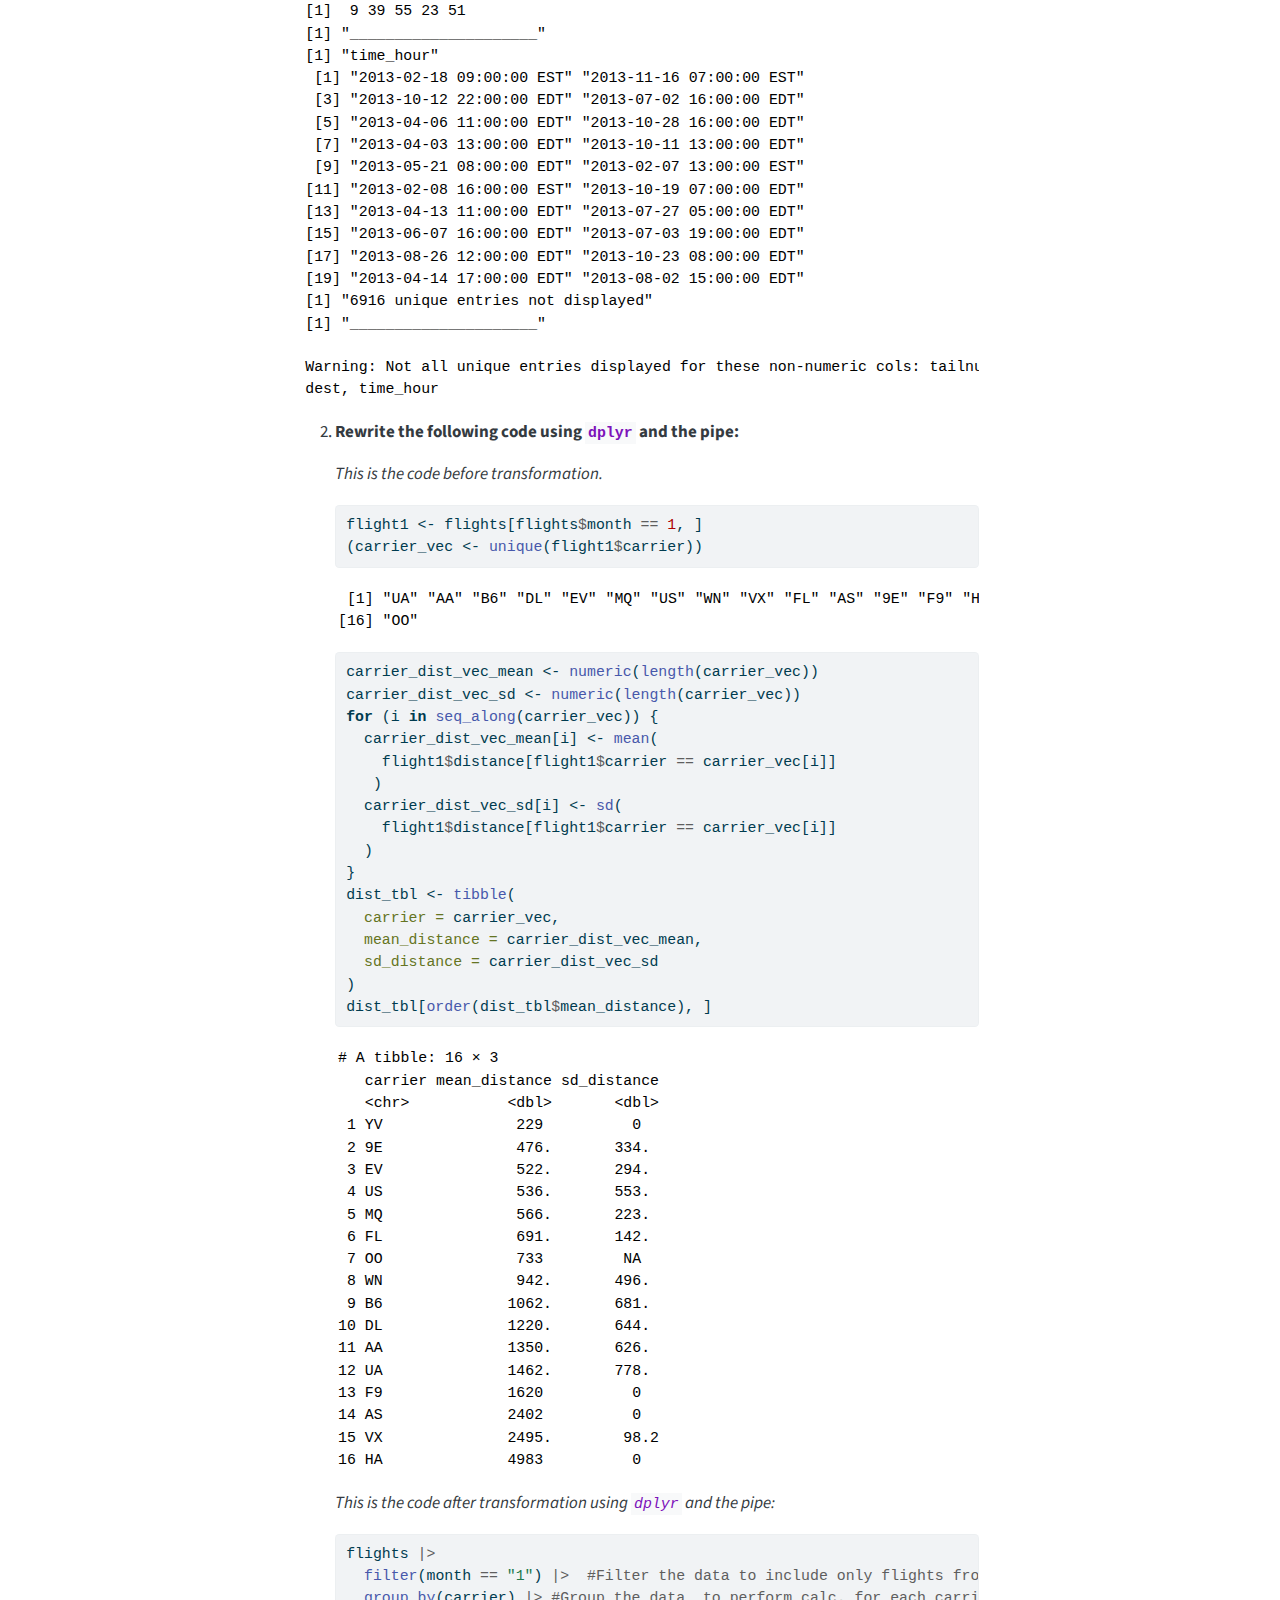
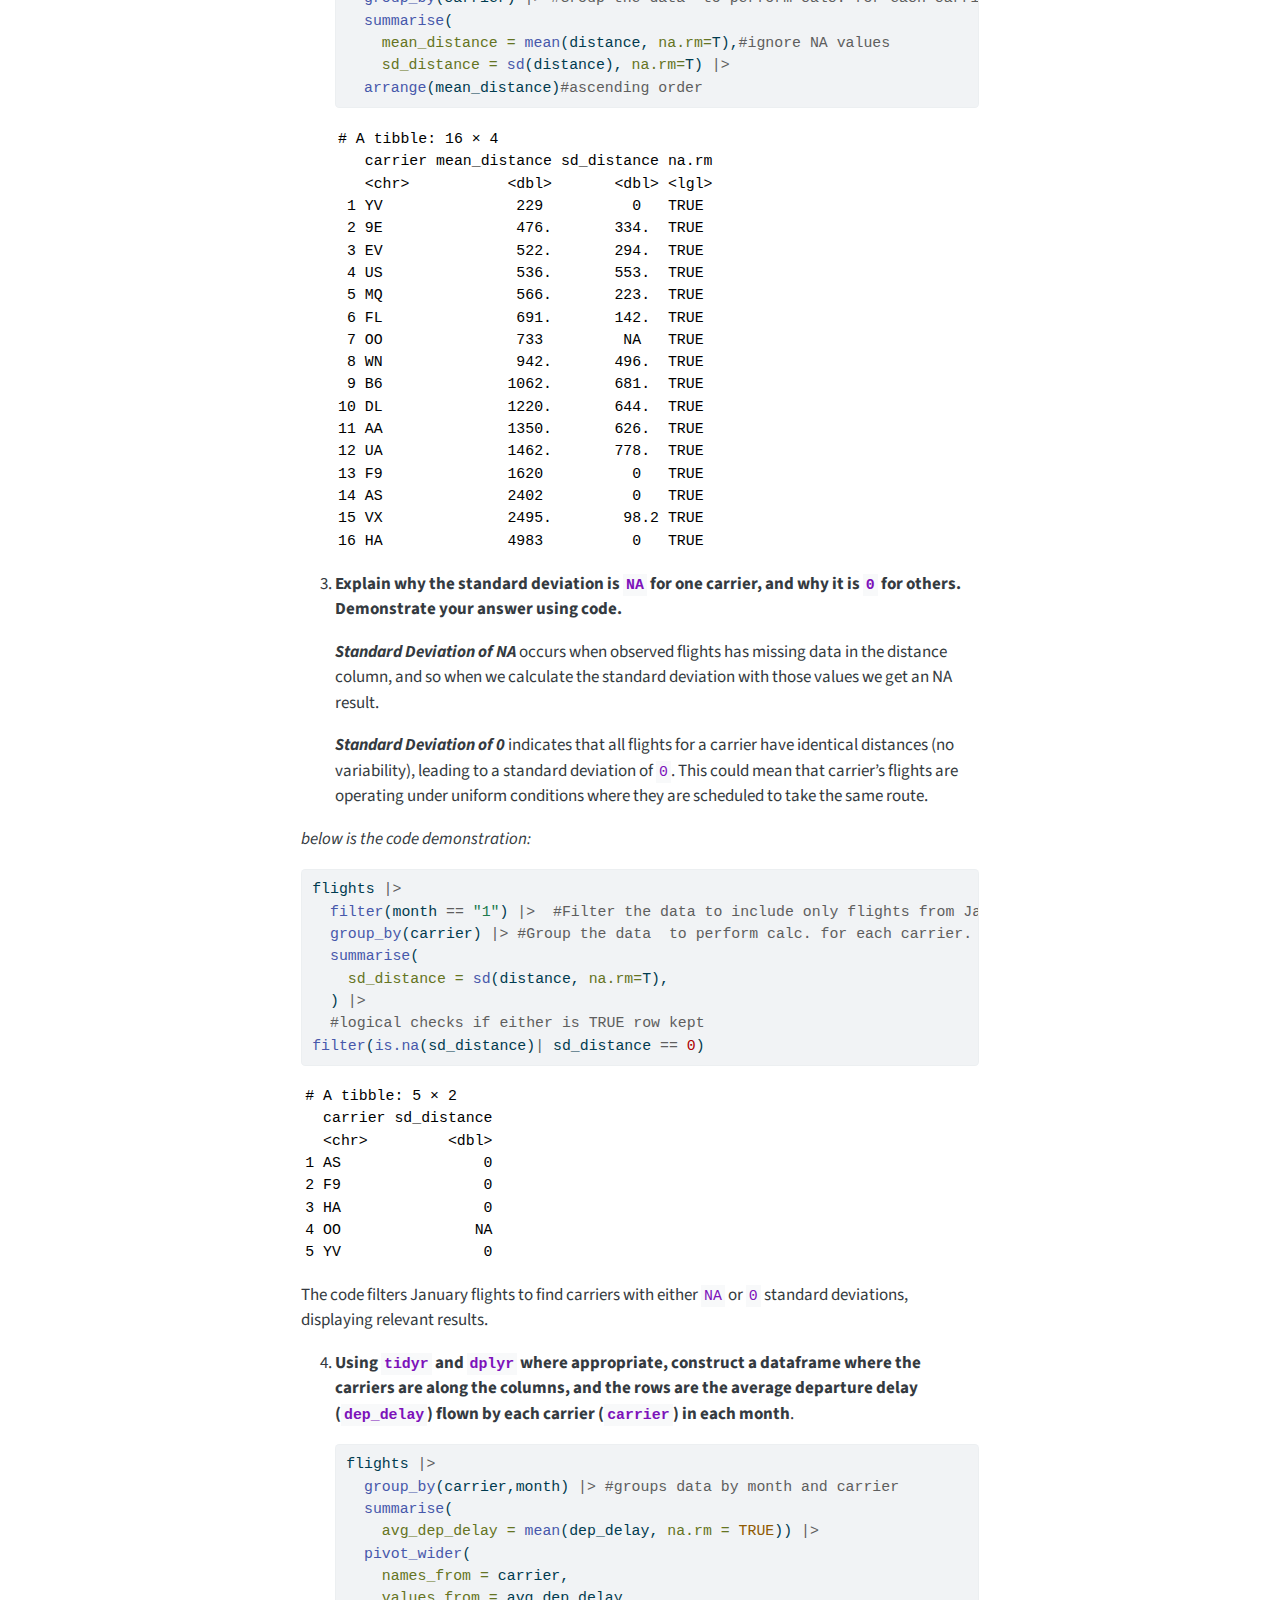
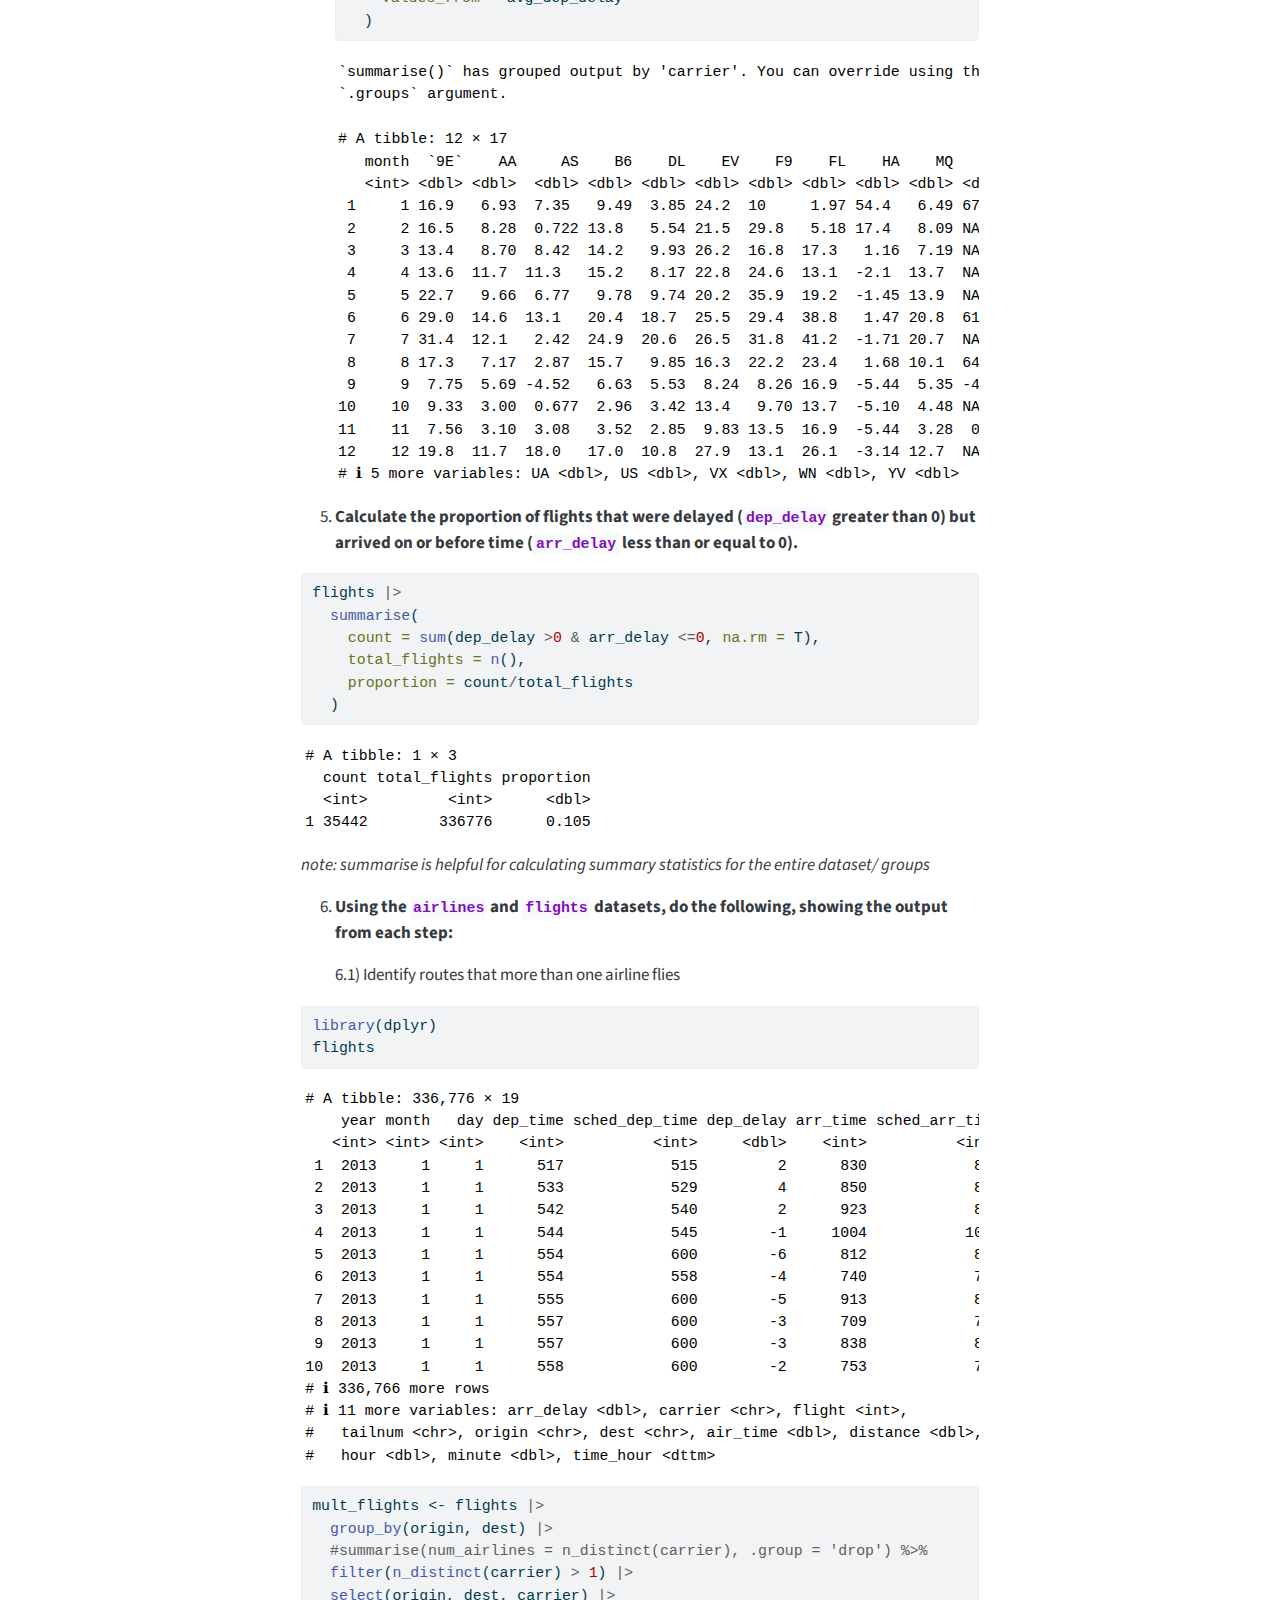
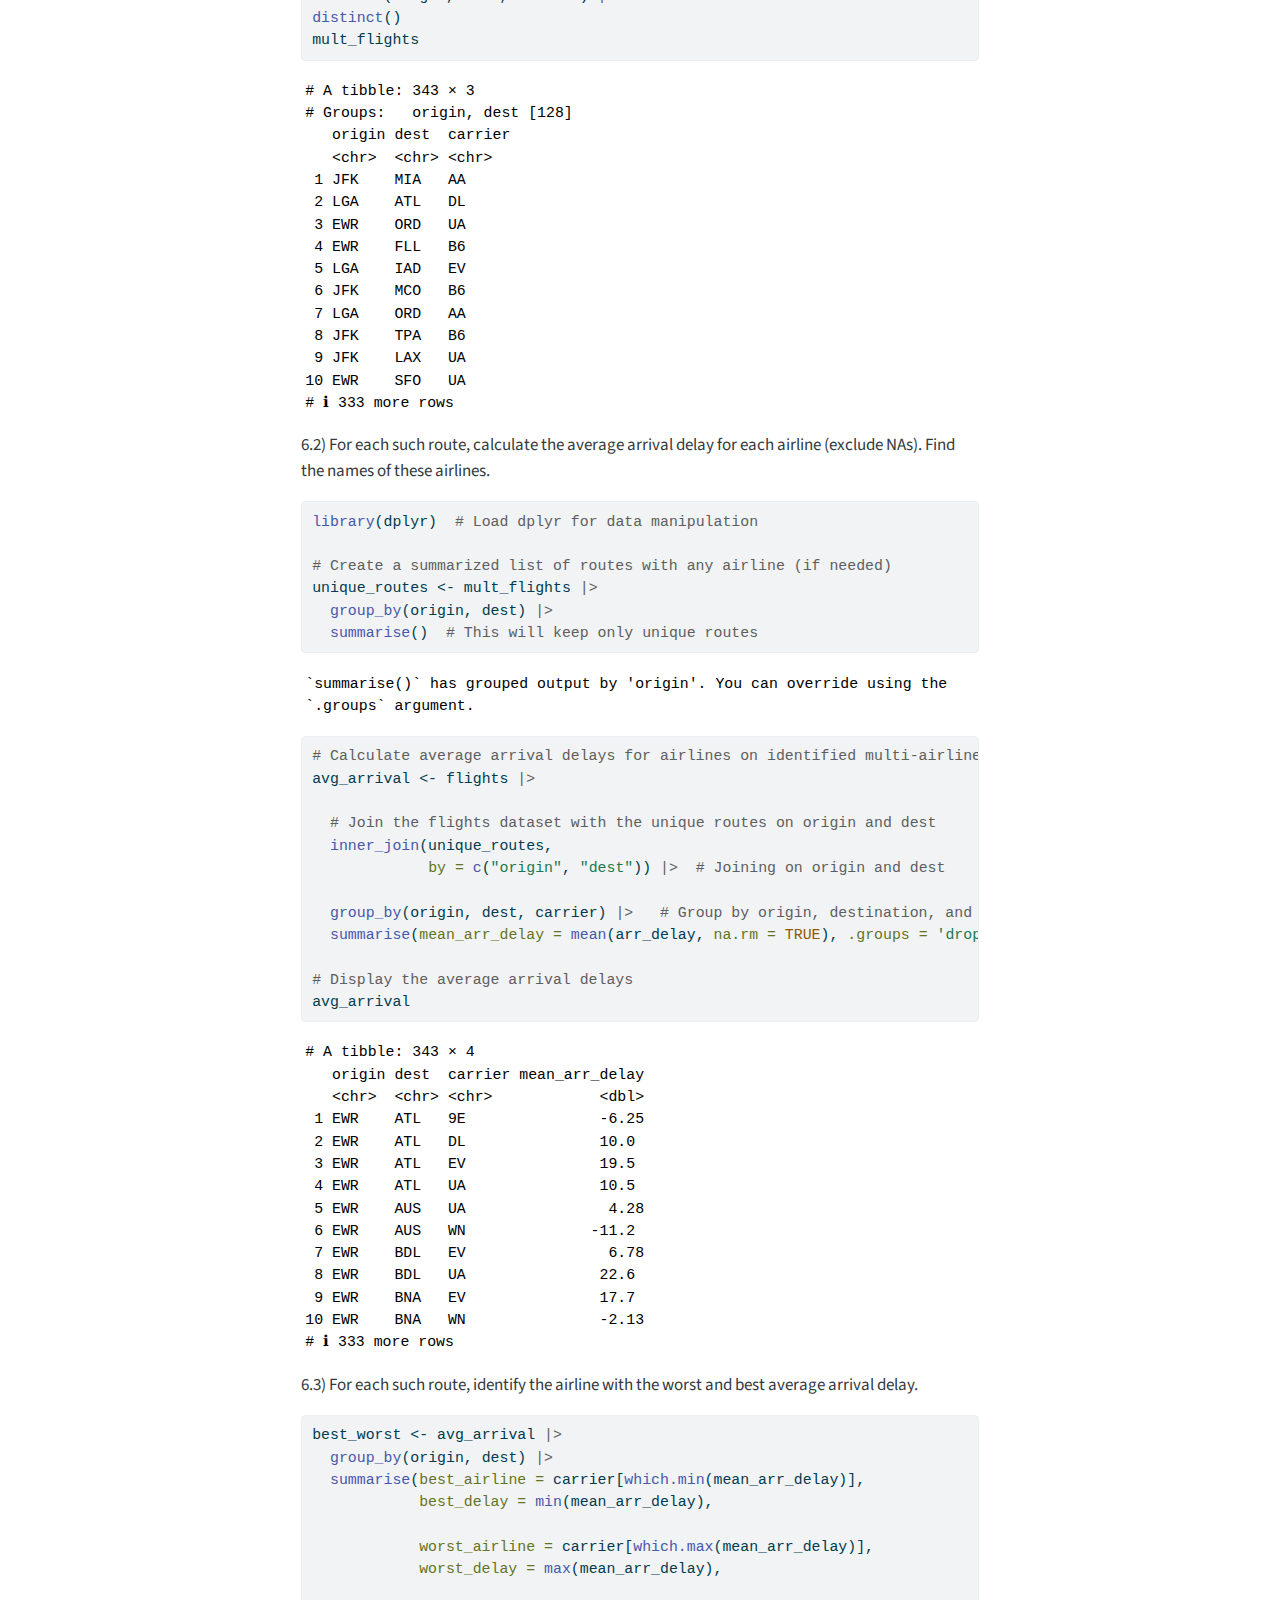
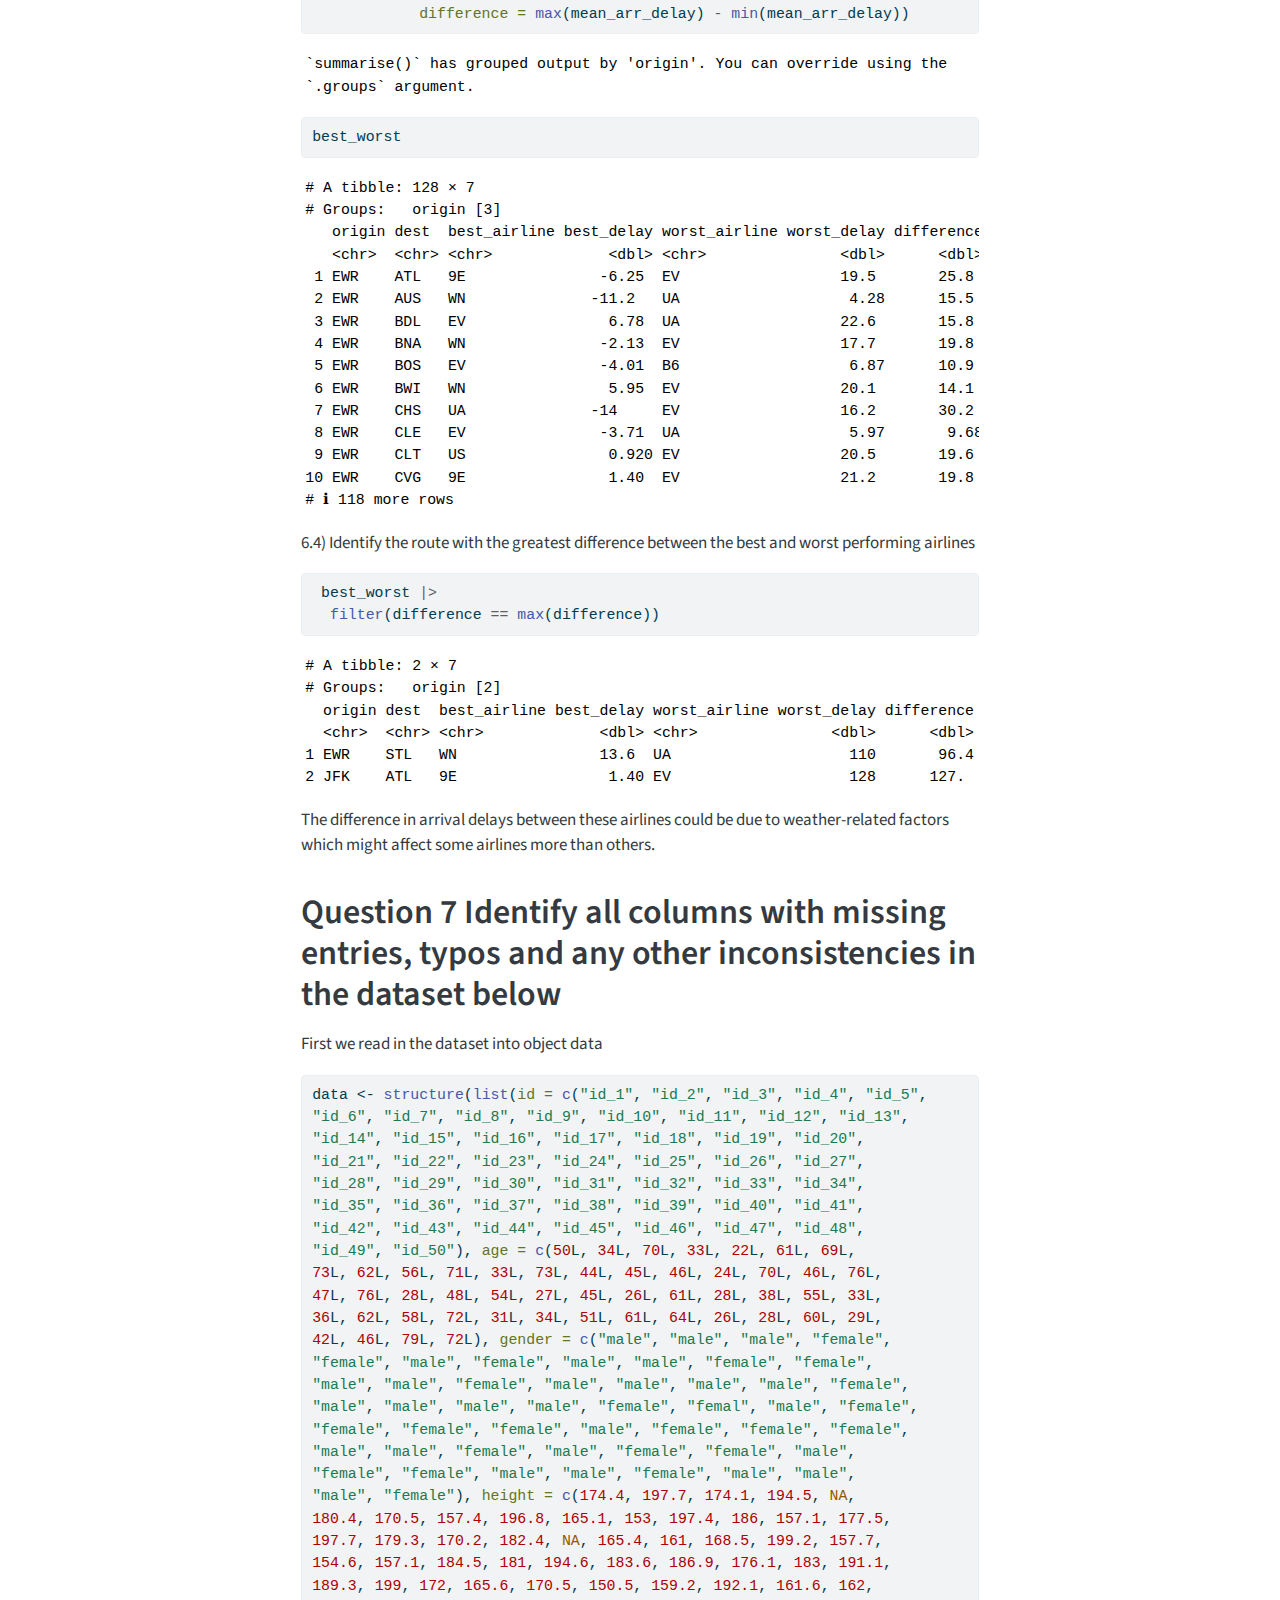
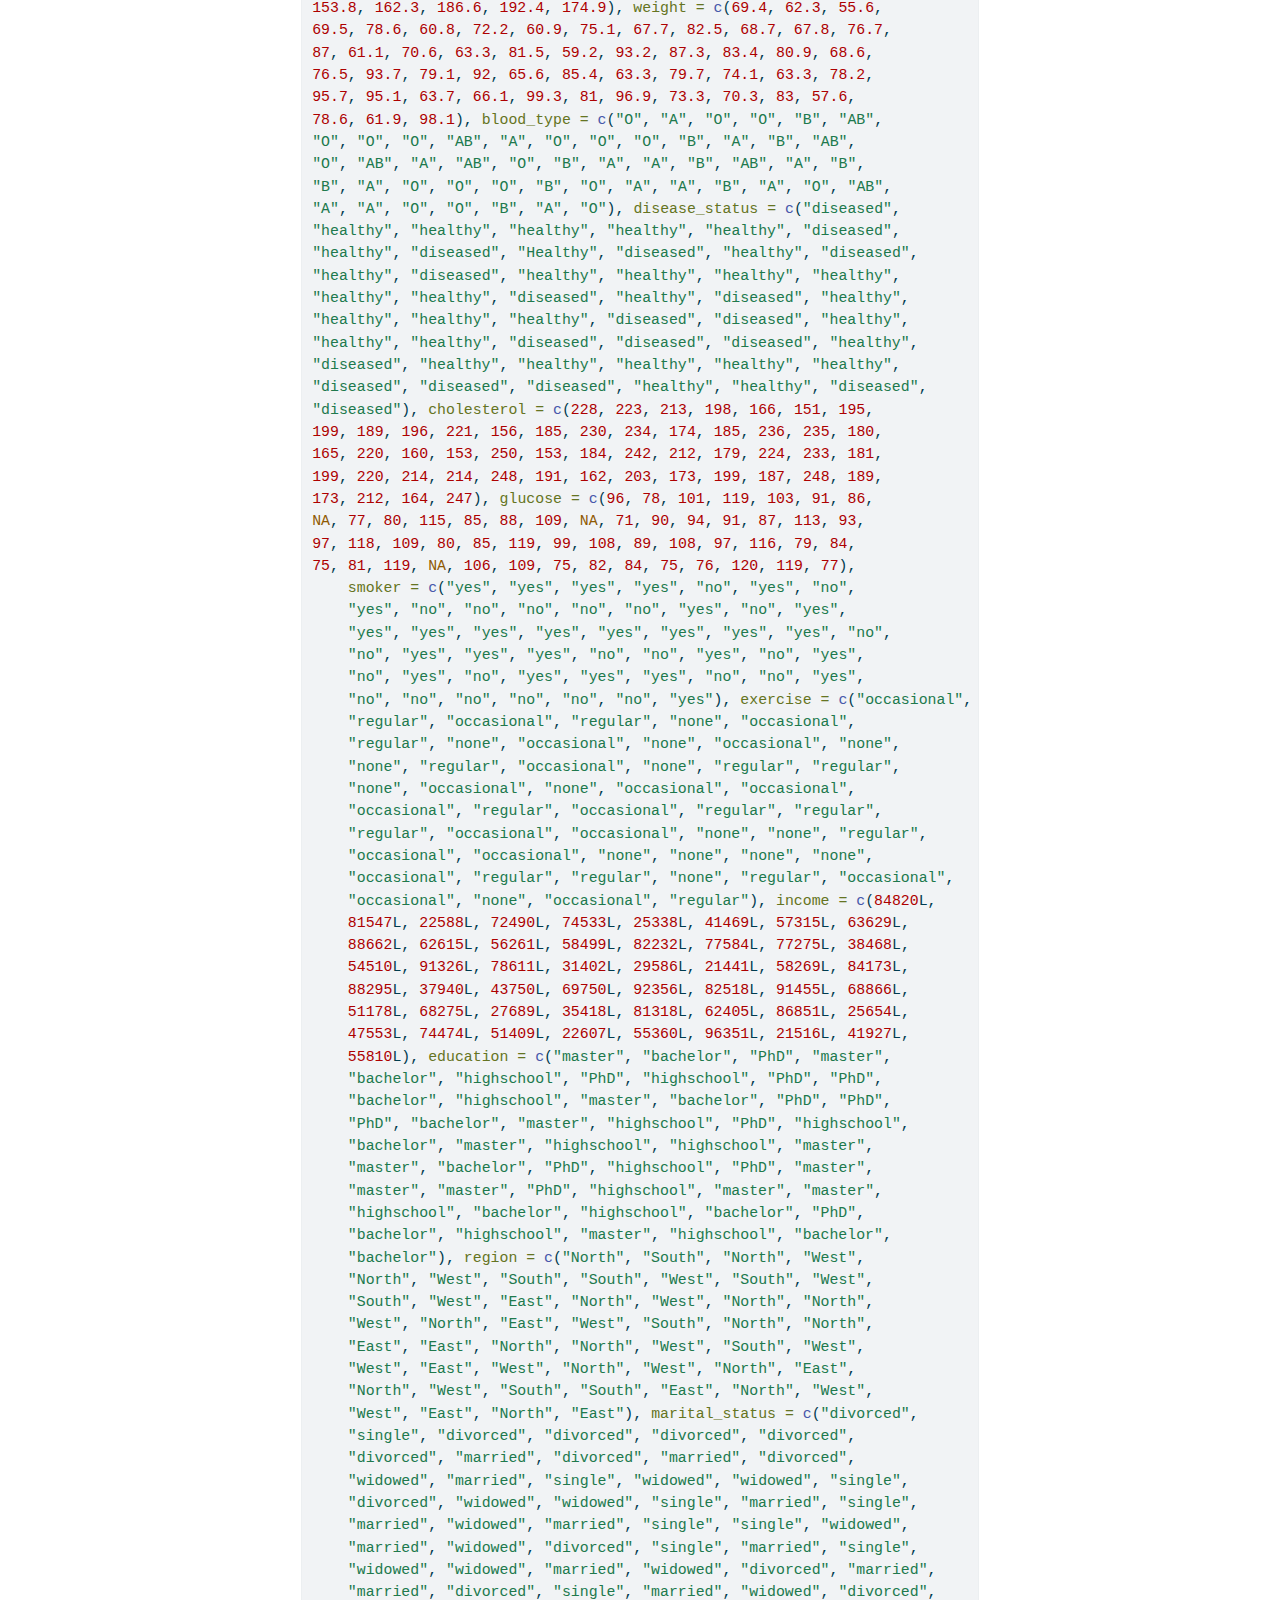
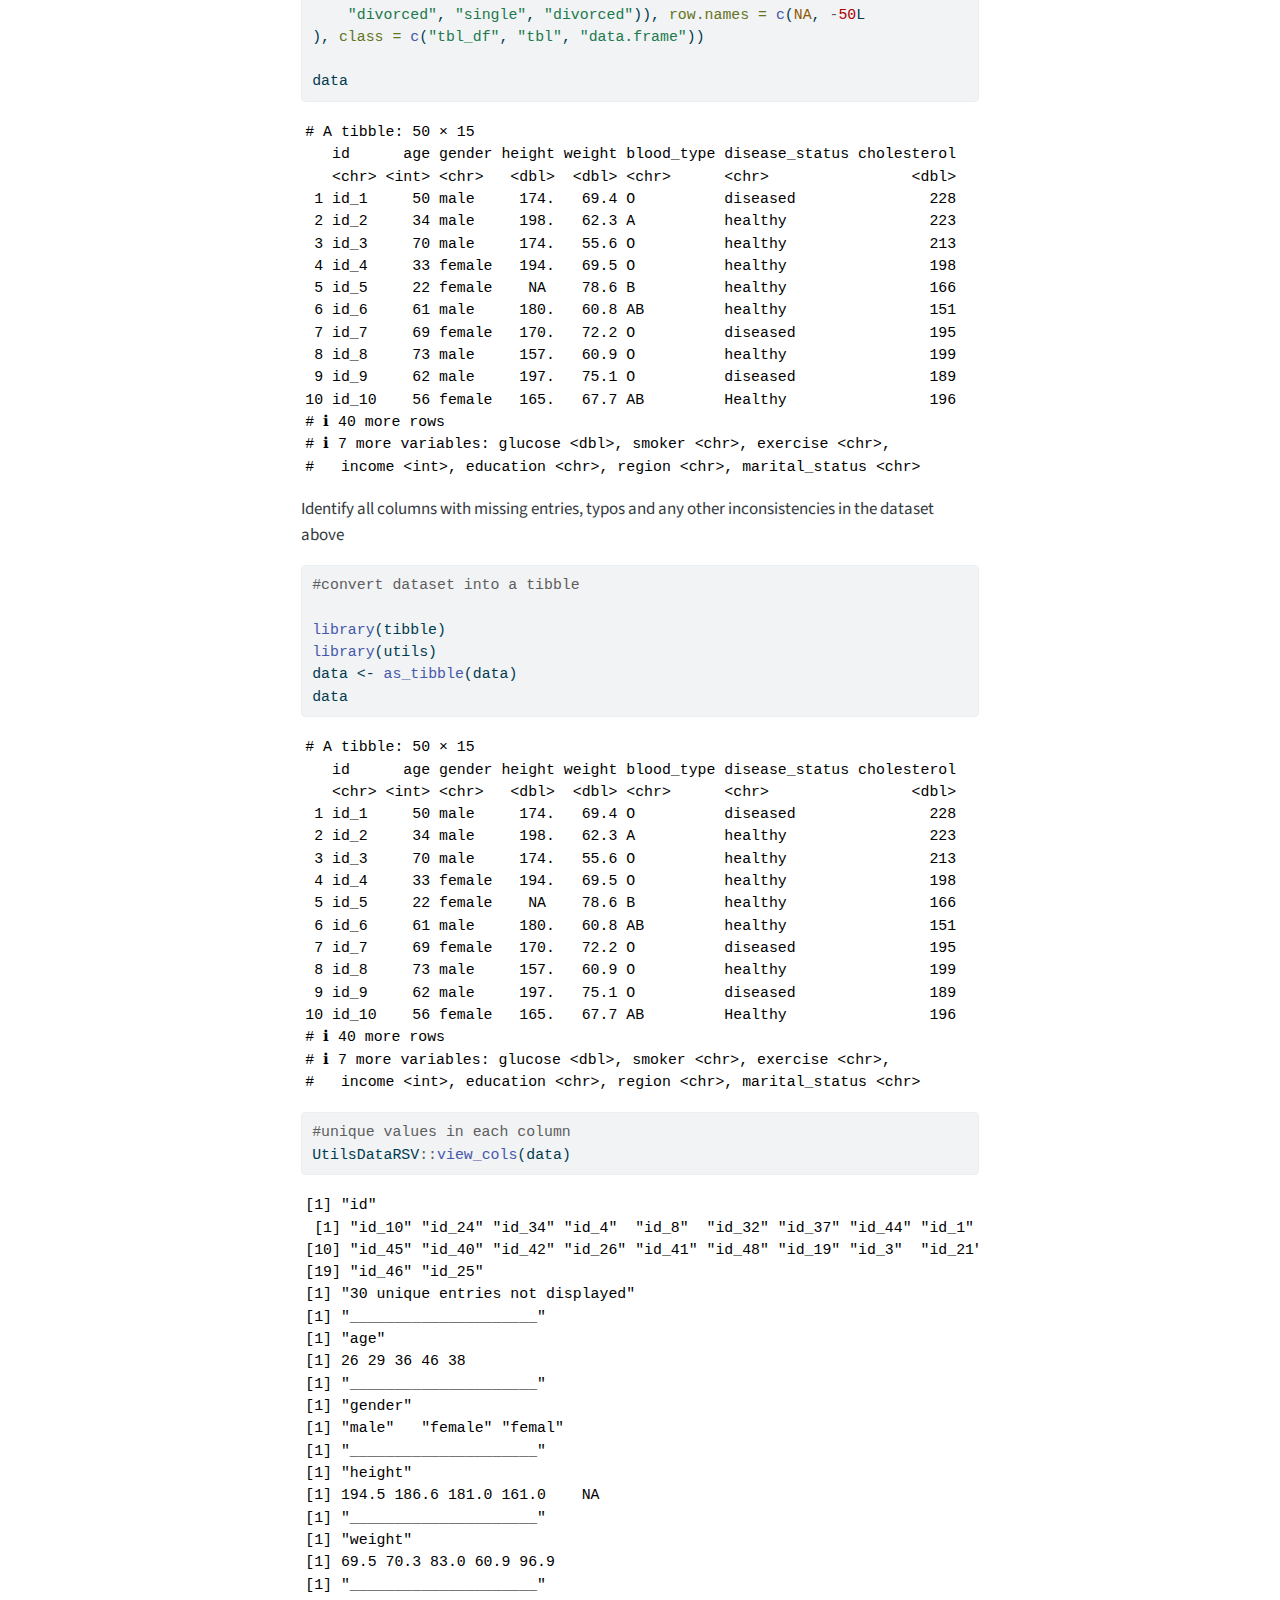
<file: qmd files/docs/prac-day-four.html>
<!DOCTYPE html>
<html xmlns="http://www.w3.org/1999/xhtml" lang="en" xml:lang="en"><head>

<meta charset="utf-8">
<meta name="generator" content="quarto-1.5.57">

<meta name="viewport" content="width=device-width, initial-scale=1.0, user-scalable=yes">


<title>Prac Day 4 – Statistical Computing Practicals</title>
<style>
code{white-space: pre-wrap;}
span.smallcaps{font-variant: small-caps;}
div.columns{display: flex; gap: min(4vw, 1.5em);}
div.column{flex: auto; overflow-x: auto;}
div.hanging-indent{margin-left: 1.5em; text-indent: -1.5em;}
ul.task-list{list-style: none;}
ul.task-list li input[type="checkbox"] {
  width: 0.8em;
  margin: 0 0.8em 0.2em -1em; /* quarto-specific, see https://github.com/quarto-dev/quarto-cli/issues/4556 */ 
  vertical-align: middle;
}
/* CSS for syntax highlighting */
pre > code.sourceCode { white-space: pre; position: relative; }
pre > code.sourceCode > span { line-height: 1.25; }
pre > code.sourceCode > span:empty { height: 1.2em; }
.sourceCode { overflow: visible; }
code.sourceCode > span { color: inherit; text-decoration: inherit; }
div.sourceCode { margin: 1em 0; }
pre.sourceCode { margin: 0; }
@media screen {
div.sourceCode { overflow: auto; }
}
@media print {
pre > code.sourceCode { white-space: pre-wrap; }
pre > code.sourceCode > span { display: inline-block; text-indent: -5em; padding-left: 5em; }
}
pre.numberSource code
  { counter-reset: source-line 0; }
pre.numberSource code > span
  { position: relative; left: -4em; counter-increment: source-line; }
pre.numberSource code > span > a:first-child::before
  { content: counter(source-line);
    position: relative; left: -1em; text-align: right; vertical-align: baseline;
    border: none; display: inline-block;
    -webkit-touch-callout: none; -webkit-user-select: none;
    -khtml-user-select: none; -moz-user-select: none;
    -ms-user-select: none; user-select: none;
    padding: 0 4px; width: 4em;
  }
pre.numberSource { margin-left: 3em;  padding-left: 4px; }
div.sourceCode
  {   }
@media screen {
pre > code.sourceCode > span > a:first-child::before { text-decoration: underline; }
}
</style>


<script src="site_libs/quarto-nav/quarto-nav.js"></script>
<script src="site_libs/quarto-nav/headroom.min.js"></script>
<script src="site_libs/clipboard/clipboard.min.js"></script>
<script src="site_libs/quarto-search/autocomplete.umd.js"></script>
<script src="site_libs/quarto-search/fuse.min.js"></script>
<script src="site_libs/quarto-search/quarto-search.js"></script>
<meta name="quarto:offset" content="./">
<link href="./prac_2.html" rel="next">
<link href="./PRAC_1.html" rel="prev">
<script src="site_libs/quarto-html/quarto.js"></script>
<script src="site_libs/quarto-html/popper.min.js"></script>
<script src="site_libs/quarto-html/tippy.umd.min.js"></script>
<script src="site_libs/quarto-html/anchor.min.js"></script>
<link href="site_libs/quarto-html/tippy.css" rel="stylesheet">
<link href="site_libs/quarto-html/quarto-syntax-highlighting.css" rel="stylesheet" id="quarto-text-highlighting-styles">
<script src="site_libs/bootstrap/bootstrap.min.js"></script>
<link href="site_libs/bootstrap/bootstrap-icons.css" rel="stylesheet">
<link href="site_libs/bootstrap/bootstrap.min.css" rel="stylesheet" id="quarto-bootstrap" data-mode="light">
<script id="quarto-search-options" type="application/json">{
  "location": "navbar",
  "copy-button": false,
  "collapse-after": 3,
  "panel-placement": "end",
  "type": "overlay",
  "limit": 50,
  "keyboard-shortcut": [
    "f",
    "/",
    "s"
  ],
  "show-item-context": false,
  "language": {
    "search-no-results-text": "No results",
    "search-matching-documents-text": "matching documents",
    "search-copy-link-title": "Copy link to search",
    "search-hide-matches-text": "Hide additional matches",
    "search-more-match-text": "more match in this document",
    "search-more-matches-text": "more matches in this document",
    "search-clear-button-title": "Clear",
    "search-text-placeholder": "",
    "search-detached-cancel-button-title": "Cancel",
    "search-submit-button-title": "Submit",
    "search-label": "Search"
  }
}</script>


</head>

<body class="nav-sidebar floating nav-fixed">

<div id="quarto-search-results"></div>
  <header id="quarto-header" class="headroom fixed-top">
    <nav class="navbar navbar-expand-lg " data-bs-theme="dark">
      <div class="navbar-container container-fluid">
      <div class="navbar-brand-container mx-auto">
    <a class="navbar-brand" href="./index.html">
    <span class="navbar-title">Statistical Computing Practicals</span>
    </a>
  </div>
        <div class="quarto-navbar-tools tools-end">
</div>
          <div id="quarto-search" class="" title="Search"></div>
      </div> <!-- /container-fluid -->
    </nav>
  <nav class="quarto-secondary-nav">
    <div class="container-fluid d-flex">
      <button type="button" class="quarto-btn-toggle btn" data-bs-toggle="collapse" role="button" data-bs-target=".quarto-sidebar-collapse-item" aria-controls="quarto-sidebar" aria-expanded="false" aria-label="Toggle sidebar navigation" onclick="if (window.quartoToggleHeadroom) { window.quartoToggleHeadroom(); }">
        <i class="bi bi-layout-text-sidebar-reverse"></i>
      </button>
        <nav class="quarto-page-breadcrumbs" aria-label="breadcrumb"><ol class="breadcrumb"><li class="breadcrumb-item"><a href="./prac-day-four.html"><span class="chapter-title">Prac Day 4</span></a></li></ol></nav>
        <a class="flex-grow-1" role="navigation" data-bs-toggle="collapse" data-bs-target=".quarto-sidebar-collapse-item" aria-controls="quarto-sidebar" aria-expanded="false" aria-label="Toggle sidebar navigation" onclick="if (window.quartoToggleHeadroom) { window.quartoToggleHeadroom(); }">      
        </a>
    </div>
  </nav>
</header>
<!-- content -->
<div id="quarto-content" class="quarto-container page-columns page-rows-contents page-layout-article page-navbar">
<!-- sidebar -->
  <nav id="quarto-sidebar" class="sidebar collapse collapse-horizontal quarto-sidebar-collapse-item sidebar-navigation floating overflow-auto">
    <div class="sidebar-menu-container"> 
    <ul class="list-unstyled mt-1">
        <li class="sidebar-item">
  <div class="sidebar-item-container"> 
  <a href="./index.html" class="sidebar-item-text sidebar-link"><span class="chapter-title">STATISTICAL COMPUTING PRACTICALS</span></a>
  </div>
</li>
        <li class="sidebar-item">
  <div class="sidebar-item-container"> 
  <a href="./PRAC_1.html" class="sidebar-item-text sidebar-link"><span class="chapter-title">Practical_One Solutions</span></a>
  </div>
</li>
        <li class="sidebar-item">
  <div class="sidebar-item-container"> 
  <a href="./prac-day-four.html" class="sidebar-item-text sidebar-link active"><span class="chapter-title">Prac Day 4</span></a>
  </div>
</li>
        <li class="sidebar-item">
  <div class="sidebar-item-container"> 
  <a href="./prac_2.html" class="sidebar-item-text sidebar-link"><span class="chapter-title">Prac 2</span></a>
  </div>
</li>
    </ul>
    </div>
</nav>
<div id="quarto-sidebar-glass" class="quarto-sidebar-collapse-item" data-bs-toggle="collapse" data-bs-target=".quarto-sidebar-collapse-item"></div>
<!-- margin-sidebar -->
    <div id="quarto-margin-sidebar" class="sidebar margin-sidebar">
        <nav id="TOC" role="doc-toc" class="toc-active">
    <h2 id="toc-title">Table of contents</h2>
   
  <ul>
  <li><a href="#questions" id="toc-questions" class="nav-link active" data-scroll-target="#questions">Questions</a></li>
  <li><a href="#question-7-identify-all-columns-with-missing-entries-typos-and-any-other-inconsistencies-in-the-dataset-below" id="toc-question-7-identify-all-columns-with-missing-entries-typos-and-any-other-inconsistencies-in-the-dataset-below" class="nav-link" data-scroll-target="#question-7-identify-all-columns-with-missing-entries-typos-and-any-other-inconsistencies-in-the-dataset-below">Question 7 Identify all columns with missing entries, typos and any other inconsistencies in the dataset below</a></li>
  </ul>
</nav>
    </div>
<!-- main -->
<main class="content" id="quarto-document-content">

<header id="title-block-header" class="quarto-title-block default">
<div class="quarto-title">
<h1 class="title"><span class="chapter-title">Prac Day 4</span></h1>
</div>



<div class="quarto-title-meta">

    
  
    
  </div>
  


</header>


<p><em>SET-UP:</em></p>
<div class="cell">
<div class="sourceCode cell-code" id="cb1"><pre class="sourceCode r code-with-copy"><code class="sourceCode r"><span id="cb1-1"><a href="#cb1-1" aria-hidden="true" tabindex="-1"></a><span class="co"># Install tidyverse if not already installed</span></span>
<span id="cb1-2"><a href="#cb1-2" aria-hidden="true" tabindex="-1"></a><span class="cf">if</span> (<span class="sc">!</span><span class="fu">requireNamespace</span>(<span class="st">"tidyverse"</span>, <span class="at">quietly =</span> <span class="cn">TRUE</span>)) {</span>
<span id="cb1-3"><a href="#cb1-3" aria-hidden="true" tabindex="-1"></a>  <span class="fu">install.packages</span>(<span class="st">"tidyverse"</span>)</span>
<span id="cb1-4"><a href="#cb1-4" aria-hidden="true" tabindex="-1"></a>}</span>
<span id="cb1-5"><a href="#cb1-5" aria-hidden="true" tabindex="-1"></a><span class="fu">library</span>(tidyverse)</span></code><button title="Copy to Clipboard" class="code-copy-button"><i class="bi"></i></button></pre></div>
<div class="cell-output cell-output-stderr">
<pre><code>── Attaching core tidyverse packages ──────────────────────── tidyverse 2.0.0 ──
✔ dplyr     1.1.4     ✔ readr     2.1.5
✔ forcats   1.0.0     ✔ stringr   1.5.1
✔ ggplot2   3.5.1     ✔ tibble    3.2.1
✔ lubridate 1.9.4     ✔ tidyr     1.3.1
✔ purrr     1.0.4     
── Conflicts ────────────────────────────────────────── tidyverse_conflicts() ──
✖ dplyr::filter() masks stats::filter()
✖ dplyr::lag()    masks stats::lag()
ℹ Use the conflicted package (&lt;http://conflicted.r-lib.org/&gt;) to force all conflicts to become errors</code></pre>
</div>
<div class="sourceCode cell-code" id="cb3"><pre class="sourceCode r code-with-copy"><code class="sourceCode r"><span id="cb3-1"><a href="#cb3-1" aria-hidden="true" tabindex="-1"></a><span class="co"># Install and load nycflights13 for flight data</span></span>
<span id="cb3-2"><a href="#cb3-2" aria-hidden="true" tabindex="-1"></a><span class="cf">if</span> (<span class="sc">!</span><span class="fu">requireNamespace</span>(<span class="st">"nycflights13"</span>, <span class="at">quietly =</span> <span class="cn">TRUE</span>)) {</span>
<span id="cb3-3"><a href="#cb3-3" aria-hidden="true" tabindex="-1"></a>  <span class="fu">install.packages</span>(<span class="st">"nycflights13"</span>)</span>
<span id="cb3-4"><a href="#cb3-4" aria-hidden="true" tabindex="-1"></a>}</span>
<span id="cb3-5"><a href="#cb3-5" aria-hidden="true" tabindex="-1"></a><span class="cf">if</span> (<span class="sc">!</span><span class="fu">requireNamespace</span>(<span class="st">"remotes"</span>, <span class="at">quietly =</span> <span class="cn">TRUE</span>)) {</span>
<span id="cb3-6"><a href="#cb3-6" aria-hidden="true" tabindex="-1"></a>  <span class="fu">install.packages</span>(<span class="st">"remotes"</span>)</span>
<span id="cb3-7"><a href="#cb3-7" aria-hidden="true" tabindex="-1"></a>}</span>
<span id="cb3-8"><a href="#cb3-8" aria-hidden="true" tabindex="-1"></a>remotes<span class="sc">::</span><span class="fu">install_github</span>(<span class="st">"SATVILab/UtilsDataRSV"</span>)</span></code><button title="Copy to Clipboard" class="code-copy-button"><i class="bi"></i></button></pre></div>
<div class="cell-output cell-output-stderr">
<pre><code>Using GitHub PAT from the git credential store.
Skipping install of 'UtilsDataRSV' from a github remote, the SHA1 (c7018542) has not changed since last install.
  Use `force = TRUE` to force installation</code></pre>
</div>
<div class="sourceCode cell-code" id="cb5"><pre class="sourceCode r code-with-copy"><code class="sourceCode r"><span id="cb5-1"><a href="#cb5-1" aria-hidden="true" tabindex="-1"></a><span class="fu">library</span>(nycflights13)</span>
<span id="cb5-2"><a href="#cb5-2" aria-hidden="true" tabindex="-1"></a><span class="fu">library</span>(dplyr)  </span>
<span id="cb5-3"><a href="#cb5-3" aria-hidden="true" tabindex="-1"></a><span class="fu">library</span>(tibble)</span></code><button title="Copy to Clipboard" class="code-copy-button"><i class="bi"></i></button></pre></div>
</div>
<section id="questions" class="level1">
<h1>Questions</h1>
<ol type="1">
<li><strong>Display the <code>flights</code> dataset in an alternative format to simply printing it (i.e.&nbsp;running <code>flights</code>).</strong></li>
</ol>
<div class="cell">
<div class="sourceCode cell-code" id="cb6"><pre class="sourceCode r code-with-copy"><code class="sourceCode r"><span id="cb6-1"><a href="#cb6-1" aria-hidden="true" tabindex="-1"></a><span class="co"># Convert flights dataframe to a tibble</span></span>
<span id="cb6-2"><a href="#cb6-2" aria-hidden="true" tabindex="-1"></a>UtilsDataRSV<span class="sc">::</span><span class="fu">view_cols</span>(flights)</span></code><button title="Copy to Clipboard" class="code-copy-button"><i class="bi"></i></button></pre></div>
<div class="cell-output cell-output-stdout">
<pre><code>[1] "year"
[1] 1699
[1] "_____________________"
[1] "month"
[1]  8  7  2  3 10
[1] "_____________________"
[1] "day"
[1]  9 12 13 22  8
[1] "_____________________"
[1] "dep_time"
[1]  146  507  554 1255   NA
[1] "_____________________"
[1] "sched_dep_time"
[1] 1541 1416 1024 1054 1439
[1] "_____________________"
[1] "dep_delay"
[1] 440 185  78  53  NA
[1] "_____________________"
[1] "arr_time"
[1] 2006 2250 1416 1532   NA
[1] "_____________________"
[1] "sched_arr_time"
[1]  910  149 1158 2022 1630
[1] "_____________________"
[1] "arr_delay"
[1] 122 210 268  38  NA
[1] "_____________________"
[1] "carrier"
 [1] "F9" "FL" "HA" "US" "EV" "B6" "MQ" "VX" "YV" "DL" "OO" "WN" "AA" "9E" "UA"
[16] "AS"
[1] "_____________________"
[1] "flight"
[1] 3999  214 2900 3420 4047
[1] "_____________________"
[1] "tailnum"
 [1] "N12921" "N297WN" "N946AT" "N385AA" "N3FVAA" "N952DL" "N586AA" "N416UA"
 [9] "N272AT" "N3CUAA" "N774SW" "N719EV" "N979DL" "N7ASAA" "N13958" "N5BYAA"
[17] "N18112" "N651UA" "N825MH" NA      
[1] "4024 unique entries not displayed"
[1] "_____________________"
[1] "origin"
[1] "LGA" "EWR" "JFK"
[1] "_____________________"
[1] "dest"
 [1] "CHO" "PHX" "LEX" "SAT" "SFO" "EGE" "DFW" "LGA" "AUS" "CLE" "PSP" "PWM"
[13] "MSP" "PBI" "SNA" "GSO" "DAY" "BGR" "OKC" "SRQ"
[1] "85 unique entries not displayed"
[1] "_____________________"
[1] "air_time"
[1] 373  25 222 330  NA
[1] "_____________________"
[1] "distance"
[1] 1096 2576 2153  266  599
[1] "_____________________"
[1] "hour"
[1] 20 12 21 10  7
[1] "_____________________"
[1] "minute"
[1]  0 35  7 33  2
[1] "_____________________"
[1] "time_hour"
 [1] "2013-12-22 19:00:00 EST" "2013-04-21 14:00:00 EDT"
 [3] "2013-03-28 19:00:00 EDT" "2013-04-21 18:00:00 EDT"
 [5] "2013-12-30 23:00:00 EST" "2013-02-02 18:00:00 EST"
 [7] "2013-10-26 16:00:00 EDT" "2013-05-03 12:00:00 EDT"
 [9] "2013-06-30 16:00:00 EDT" "2013-03-21 18:00:00 EDT"
[11] "2013-06-05 13:00:00 EDT" "2013-11-06 15:00:00 EST"
[13] "2013-07-02 06:00:00 EDT" "2013-05-09 10:00:00 EDT"
[15] "2013-01-11 20:00:00 EST" "2013-11-06 12:00:00 EST"
[17] "2013-09-20 16:00:00 EDT" "2013-02-20 05:00:00 EST"
[19] "2013-10-16 11:00:00 EDT" "2013-03-13 16:00:00 EDT"
[1] "6916 unique entries not displayed"
[1] "_____________________"</code></pre>
</div>
<div class="cell-output cell-output-stderr">
<pre><code>Warning: Not all unique entries displayed for these non-numeric cols: tailnum,
dest, time_hour</code></pre>
</div>
<div class="sourceCode cell-code" id="cb9"><pre class="sourceCode r code-with-copy"><code class="sourceCode r"><span id="cb9-1"><a href="#cb9-1" aria-hidden="true" tabindex="-1"></a>flights <span class="ot">&lt;-</span> <span class="fu">as_tibble</span>(flights)</span>
<span id="cb9-2"><a href="#cb9-2" aria-hidden="true" tabindex="-1"></a>flights</span></code><button title="Copy to Clipboard" class="code-copy-button"><i class="bi"></i></button></pre></div>
<div class="cell-output cell-output-stdout">
<pre><code># A tibble: 336,776 × 19
    year month   day dep_time sched_dep_time dep_delay arr_time sched_arr_time
   &lt;int&gt; &lt;int&gt; &lt;int&gt;    &lt;int&gt;          &lt;int&gt;     &lt;dbl&gt;    &lt;int&gt;          &lt;int&gt;
 1  2013     1     1      517            515         2      830            819
 2  2013     1     1      533            529         4      850            830
 3  2013     1     1      542            540         2      923            850
 4  2013     1     1      544            545        -1     1004           1022
 5  2013     1     1      554            600        -6      812            837
 6  2013     1     1      554            558        -4      740            728
 7  2013     1     1      555            600        -5      913            854
 8  2013     1     1      557            600        -3      709            723
 9  2013     1     1      557            600        -3      838            846
10  2013     1     1      558            600        -2      753            745
# ℹ 336,766 more rows
# ℹ 11 more variables: arr_delay &lt;dbl&gt;, carrier &lt;chr&gt;, flight &lt;int&gt;,
#   tailnum &lt;chr&gt;, origin &lt;chr&gt;, dest &lt;chr&gt;, air_time &lt;dbl&gt;, distance &lt;dbl&gt;,
#   hour &lt;dbl&gt;, minute &lt;dbl&gt;, time_hour &lt;dttm&gt;</code></pre>
</div>
</div>
<p>Now inspect unique values in each column to flights tibble</p>
<div class="cell">
<div class="sourceCode cell-code" id="cb11"><pre class="sourceCode r code-with-copy"><code class="sourceCode r"><span id="cb11-1"><a href="#cb11-1" aria-hidden="true" tabindex="-1"></a>UtilsDataRSV<span class="sc">::</span><span class="fu">view_cols</span>(flights)</span></code><button title="Copy to Clipboard" class="code-copy-button"><i class="bi"></i></button></pre></div>
<div class="cell-output cell-output-stdout">
<pre><code>[1] "year"
[1] 242
[1] "_____________________"
[1] "month"
[1] 3 1 9 2 7
[1] "_____________________"
[1] "day"
[1] 14 16 31  6  3
[1] "_____________________"
[1] "dep_time"
[1] 1521  321  722  945   NA
[1] "_____________________"
[1] "sched_dep_time"
[1]  942 2245 1200 1301 1724
[1] "_____________________"
[1] "dep_delay"
[1] -25 466 336  49  NA
[1] "_____________________"
[1] "arr_time"
[1] 1343 1743   28  326   NA
[1] "_____________________"
[1] "sched_arr_time"
[1] 1923  909 2300 2309  957
[1] "_____________________"
[1] "arr_delay"
[1] 140 332 163  32  NA
[1] "_____________________"
[1] "carrier"
 [1] "WN" "B6" "9E" "UA" "FL" "DL" "YV" "MQ" "F9" "AA" "OO" "US" "HA" "AS" "EV"
[16] "VX"
[1] "_____________________"
[1] "flight"
[1] 5821 2941 3938  719  344
[1] "_____________________"
[1] "tailnum"
 [1] "N292PQ" "N679AW" "N47414" "N39415" "N469AA" "N316US" "N515SW" "N281JB"
 [9] "N361AA" "N928MQ" "N911DA" "N923WN" "N5FFAA" "N298JB" "N829MH" "N578AA"
[17] "N638SW" "N444WN" "N567AA" NA      
[1] "4024 unique entries not displayed"
[1] "_____________________"
[1] "origin"
[1] "JFK" "LGA" "EWR"
[1] "_____________________"
[1] "dest"
 [1] "PDX" "JAC" "PVD" "BOS" "MSP" "BTV" "OKC" "LAX" "BDL" "LGB" "ORD" "SMF"
[13] "MDW" "CMH" "OAK" "DFW" "SDF" "STL" "IND" "JAX"
[1] "85 unique entries not displayed"
[1] "_____________________"
[1] "air_time"
[1] 623 353 421  67  NA
[1] "_____________________"
[1] "distance"
[1] 1010  950 1391  725 1076
[1] "_____________________"
[1] "hour"
[1] 10 16 19  8 18
[1] "_____________________"
[1] "minute"
[1]  9 39 55 23 51
[1] "_____________________"
[1] "time_hour"
 [1] "2013-02-18 09:00:00 EST" "2013-11-16 07:00:00 EST"
 [3] "2013-10-12 22:00:00 EDT" "2013-07-02 16:00:00 EDT"
 [5] "2013-04-06 11:00:00 EDT" "2013-10-28 16:00:00 EDT"
 [7] "2013-04-03 13:00:00 EDT" "2013-10-11 13:00:00 EDT"
 [9] "2013-05-21 08:00:00 EDT" "2013-02-07 13:00:00 EST"
[11] "2013-02-08 16:00:00 EST" "2013-10-19 07:00:00 EDT"
[13] "2013-04-13 11:00:00 EDT" "2013-07-27 05:00:00 EDT"
[15] "2013-06-07 16:00:00 EDT" "2013-07-03 19:00:00 EDT"
[17] "2013-08-26 12:00:00 EDT" "2013-10-23 08:00:00 EDT"
[19] "2013-04-14 17:00:00 EDT" "2013-08-02 15:00:00 EDT"
[1] "6916 unique entries not displayed"
[1] "_____________________"</code></pre>
</div>
<div class="cell-output cell-output-stderr">
<pre><code>Warning: Not all unique entries displayed for these non-numeric cols: tailnum,
dest, time_hour</code></pre>
</div>
</div>
<ol start="2" type="1">
<li><p><strong>Rewrite the following code using <code>dplyr</code> and the pipe:</strong></p>
<p><em>This is the code before transformation.</em></p>
<div class="cell">
<div class="sourceCode cell-code" id="cb14"><pre class="sourceCode r code-with-copy"><code class="sourceCode r"><span id="cb14-1"><a href="#cb14-1" aria-hidden="true" tabindex="-1"></a>flight1 <span class="ot">&lt;-</span> flights[flights<span class="sc">$</span>month <span class="sc">==</span> <span class="dv">1</span>, ]</span>
<span id="cb14-2"><a href="#cb14-2" aria-hidden="true" tabindex="-1"></a>(carrier_vec <span class="ot">&lt;-</span> <span class="fu">unique</span>(flight1<span class="sc">$</span>carrier))</span></code><button title="Copy to Clipboard" class="code-copy-button"><i class="bi"></i></button></pre></div>
<div class="cell-output cell-output-stdout">
<pre><code> [1] "UA" "AA" "B6" "DL" "EV" "MQ" "US" "WN" "VX" "FL" "AS" "9E" "F9" "HA" "YV"
[16] "OO"</code></pre>
</div>
<div class="sourceCode cell-code" id="cb16"><pre class="sourceCode r code-with-copy"><code class="sourceCode r"><span id="cb16-1"><a href="#cb16-1" aria-hidden="true" tabindex="-1"></a>carrier_dist_vec_mean <span class="ot">&lt;-</span> <span class="fu">numeric</span>(<span class="fu">length</span>(carrier_vec))</span>
<span id="cb16-2"><a href="#cb16-2" aria-hidden="true" tabindex="-1"></a>carrier_dist_vec_sd <span class="ot">&lt;-</span> <span class="fu">numeric</span>(<span class="fu">length</span>(carrier_vec))</span>
<span id="cb16-3"><a href="#cb16-3" aria-hidden="true" tabindex="-1"></a><span class="cf">for</span> (i <span class="cf">in</span> <span class="fu">seq_along</span>(carrier_vec)) {</span>
<span id="cb16-4"><a href="#cb16-4" aria-hidden="true" tabindex="-1"></a>  carrier_dist_vec_mean[i] <span class="ot">&lt;-</span> <span class="fu">mean</span>(</span>
<span id="cb16-5"><a href="#cb16-5" aria-hidden="true" tabindex="-1"></a>    flight1<span class="sc">$</span>distance[flight1<span class="sc">$</span>carrier <span class="sc">==</span> carrier_vec[i]]</span>
<span id="cb16-6"><a href="#cb16-6" aria-hidden="true" tabindex="-1"></a>   )</span>
<span id="cb16-7"><a href="#cb16-7" aria-hidden="true" tabindex="-1"></a>  carrier_dist_vec_sd[i] <span class="ot">&lt;-</span> <span class="fu">sd</span>(</span>
<span id="cb16-8"><a href="#cb16-8" aria-hidden="true" tabindex="-1"></a>    flight1<span class="sc">$</span>distance[flight1<span class="sc">$</span>carrier <span class="sc">==</span> carrier_vec[i]]</span>
<span id="cb16-9"><a href="#cb16-9" aria-hidden="true" tabindex="-1"></a>  )</span>
<span id="cb16-10"><a href="#cb16-10" aria-hidden="true" tabindex="-1"></a>}</span>
<span id="cb16-11"><a href="#cb16-11" aria-hidden="true" tabindex="-1"></a>dist_tbl <span class="ot">&lt;-</span> <span class="fu">tibble</span>(</span>
<span id="cb16-12"><a href="#cb16-12" aria-hidden="true" tabindex="-1"></a>  <span class="at">carrier =</span> carrier_vec,</span>
<span id="cb16-13"><a href="#cb16-13" aria-hidden="true" tabindex="-1"></a>  <span class="at">mean_distance =</span> carrier_dist_vec_mean,</span>
<span id="cb16-14"><a href="#cb16-14" aria-hidden="true" tabindex="-1"></a>  <span class="at">sd_distance =</span> carrier_dist_vec_sd</span>
<span id="cb16-15"><a href="#cb16-15" aria-hidden="true" tabindex="-1"></a>)</span>
<span id="cb16-16"><a href="#cb16-16" aria-hidden="true" tabindex="-1"></a>dist_tbl[<span class="fu">order</span>(dist_tbl<span class="sc">$</span>mean_distance), ]</span></code><button title="Copy to Clipboard" class="code-copy-button"><i class="bi"></i></button></pre></div>
<div class="cell-output cell-output-stdout">
<pre><code># A tibble: 16 × 3
   carrier mean_distance sd_distance
   &lt;chr&gt;           &lt;dbl&gt;       &lt;dbl&gt;
 1 YV               229          0  
 2 9E               476.       334. 
 3 EV               522.       294. 
 4 US               536.       553. 
 5 MQ               566.       223. 
 6 FL               691.       142. 
 7 OO               733         NA  
 8 WN               942.       496. 
 9 B6              1062.       681. 
10 DL              1220.       644. 
11 AA              1350.       626. 
12 UA              1462.       778. 
13 F9              1620          0  
14 AS              2402          0  
15 VX              2495.        98.2
16 HA              4983          0  </code></pre>
</div>
</div>
<p><em>This is the code after transformation using <code>dplyr</code>&nbsp;and the pipe:</em></p>
<div class="cell">
<div class="sourceCode cell-code" id="cb18"><pre class="sourceCode r code-with-copy"><code class="sourceCode r"><span id="cb18-1"><a href="#cb18-1" aria-hidden="true" tabindex="-1"></a>flights <span class="sc">|&gt;</span> </span>
<span id="cb18-2"><a href="#cb18-2" aria-hidden="true" tabindex="-1"></a>  <span class="fu">filter</span>(month <span class="sc">==</span> <span class="st">"1"</span>) <span class="sc">|&gt;</span>  <span class="co">#Filter the data to include only flights from January</span></span>
<span id="cb18-3"><a href="#cb18-3" aria-hidden="true" tabindex="-1"></a>  <span class="fu">group_by</span>(carrier) <span class="sc">|&gt;</span> <span class="co">#Group the data  to perform calc. for each carrier.</span></span>
<span id="cb18-4"><a href="#cb18-4" aria-hidden="true" tabindex="-1"></a>  <span class="fu">summarise</span>(</span>
<span id="cb18-5"><a href="#cb18-5" aria-hidden="true" tabindex="-1"></a>    <span class="at">mean_distance =</span> <span class="fu">mean</span>(distance, <span class="at">na.rm=</span>T),<span class="co">#ignore NA values </span></span>
<span id="cb18-6"><a href="#cb18-6" aria-hidden="true" tabindex="-1"></a>    <span class="at">sd_distance =</span> <span class="fu">sd</span>(distance), <span class="at">na.rm=</span>T) <span class="sc">|&gt;</span> </span>
<span id="cb18-7"><a href="#cb18-7" aria-hidden="true" tabindex="-1"></a>  <span class="fu">arrange</span>(mean_distance)<span class="co">#ascending order </span></span></code><button title="Copy to Clipboard" class="code-copy-button"><i class="bi"></i></button></pre></div>
<div class="cell-output cell-output-stdout">
<pre><code># A tibble: 16 × 4
   carrier mean_distance sd_distance na.rm
   &lt;chr&gt;           &lt;dbl&gt;       &lt;dbl&gt; &lt;lgl&gt;
 1 YV               229          0   TRUE 
 2 9E               476.       334.  TRUE 
 3 EV               522.       294.  TRUE 
 4 US               536.       553.  TRUE 
 5 MQ               566.       223.  TRUE 
 6 FL               691.       142.  TRUE 
 7 OO               733         NA   TRUE 
 8 WN               942.       496.  TRUE 
 9 B6              1062.       681.  TRUE 
10 DL              1220.       644.  TRUE 
11 AA              1350.       626.  TRUE 
12 UA              1462.       778.  TRUE 
13 F9              1620          0   TRUE 
14 AS              2402          0   TRUE 
15 VX              2495.        98.2 TRUE 
16 HA              4983          0   TRUE </code></pre>
</div>
</div></li>
<li><p><strong>Explain why the standard deviation is <code>NA</code> for one carrier, and why it is <code>0</code> for others. Demonstrate your answer using code.</strong></p>
<p><strong><em>Standard Deviation of NA</em></strong> occurs when observed flights has missing data in the distance column, and so when we calculate the standard deviation with those values we get an NA result.</p>
<p><strong><em>Standard Deviation of 0</em></strong> indicates that all flights for a carrier have identical distances (no variability), leading to a standard deviation of&nbsp;<code>0</code>. This could mean that carrier’s flights are operating under uniform conditions where they are scheduled to take the same route.</p></li>
</ol>
<p><em>below is the code demonstration:</em></p>
<div class="cell">
<div class="sourceCode cell-code" id="cb20"><pre class="sourceCode r code-with-copy"><code class="sourceCode r"><span id="cb20-1"><a href="#cb20-1" aria-hidden="true" tabindex="-1"></a>flights <span class="sc">|&gt;</span> </span>
<span id="cb20-2"><a href="#cb20-2" aria-hidden="true" tabindex="-1"></a>  <span class="fu">filter</span>(month <span class="sc">==</span> <span class="st">"1"</span>) <span class="sc">|&gt;</span>  <span class="co">#Filter the data to include only flights from January</span></span>
<span id="cb20-3"><a href="#cb20-3" aria-hidden="true" tabindex="-1"></a>  <span class="fu">group_by</span>(carrier) <span class="sc">|&gt;</span> <span class="co">#Group the data  to perform calc. for each carrier.</span></span>
<span id="cb20-4"><a href="#cb20-4" aria-hidden="true" tabindex="-1"></a>  <span class="fu">summarise</span>(</span>
<span id="cb20-5"><a href="#cb20-5" aria-hidden="true" tabindex="-1"></a>    <span class="at">sd_distance =</span> <span class="fu">sd</span>(distance, <span class="at">na.rm=</span>T),</span>
<span id="cb20-6"><a href="#cb20-6" aria-hidden="true" tabindex="-1"></a>  ) <span class="sc">|&gt;</span> </span>
<span id="cb20-7"><a href="#cb20-7" aria-hidden="true" tabindex="-1"></a>  <span class="co">#logical checks if either is TRUE row kept </span></span>
<span id="cb20-8"><a href="#cb20-8" aria-hidden="true" tabindex="-1"></a><span class="fu">filter</span>(<span class="fu">is.na</span>(sd_distance)<span class="sc">|</span> sd_distance <span class="sc">==</span> <span class="dv">0</span>)</span></code><button title="Copy to Clipboard" class="code-copy-button"><i class="bi"></i></button></pre></div>
<div class="cell-output cell-output-stdout">
<pre><code># A tibble: 5 × 2
  carrier sd_distance
  &lt;chr&gt;         &lt;dbl&gt;
1 AS                0
2 F9                0
3 HA                0
4 OO               NA
5 YV                0</code></pre>
</div>
</div>
<p>The code filters January flights to find carriers with either <code>NA</code> or <code>0</code> standard deviations, displaying relevant results.</p>
<ol start="4" type="1">
<li><p><strong>Using <code>tidyr</code> and <code>dplyr</code> where appropriate, construct a dataframe where the carriers are along the columns, and the rows are the average departure delay (<code>dep_delay</code>) flown by each carrier (<code>carrier</code>) in each month</strong>.</p>
<div class="cell">
<div class="sourceCode cell-code" id="cb22"><pre class="sourceCode r code-with-copy"><code class="sourceCode r"><span id="cb22-1"><a href="#cb22-1" aria-hidden="true" tabindex="-1"></a>flights <span class="sc">|&gt;</span> </span>
<span id="cb22-2"><a href="#cb22-2" aria-hidden="true" tabindex="-1"></a>  <span class="fu">group_by</span>(carrier,month) <span class="sc">|&gt;</span> <span class="co">#groups data by month and carrier </span></span>
<span id="cb22-3"><a href="#cb22-3" aria-hidden="true" tabindex="-1"></a>  <span class="fu">summarise</span>(</span>
<span id="cb22-4"><a href="#cb22-4" aria-hidden="true" tabindex="-1"></a>    <span class="at">avg_dep_delay =</span> <span class="fu">mean</span>(dep_delay, <span class="at">na.rm =</span> <span class="cn">TRUE</span>)) <span class="sc">|&gt;</span> </span>
<span id="cb22-5"><a href="#cb22-5" aria-hidden="true" tabindex="-1"></a>  <span class="fu">pivot_wider</span>(</span>
<span id="cb22-6"><a href="#cb22-6" aria-hidden="true" tabindex="-1"></a>    <span class="at">names_from =</span> carrier,</span>
<span id="cb22-7"><a href="#cb22-7" aria-hidden="true" tabindex="-1"></a>    <span class="at">values_from =</span> avg_dep_delay</span>
<span id="cb22-8"><a href="#cb22-8" aria-hidden="true" tabindex="-1"></a>  )</span></code><button title="Copy to Clipboard" class="code-copy-button"><i class="bi"></i></button></pre></div>
<div class="cell-output cell-output-stderr">
<pre><code>`summarise()` has grouped output by 'carrier'. You can override using the
`.groups` argument.</code></pre>
</div>
<div class="cell-output cell-output-stdout">
<pre><code># A tibble: 12 × 17
   month  `9E`    AA     AS    B6    DL    EV    F9    FL    HA    MQ    OO
   &lt;int&gt; &lt;dbl&gt; &lt;dbl&gt;  &lt;dbl&gt; &lt;dbl&gt; &lt;dbl&gt; &lt;dbl&gt; &lt;dbl&gt; &lt;dbl&gt; &lt;dbl&gt; &lt;dbl&gt; &lt;dbl&gt;
 1     1 16.9   6.93  7.35   9.49  3.85 24.2  10     1.97 54.4   6.49 67   
 2     2 16.5   8.28  0.722 13.8   5.54 21.5  29.8   5.18 17.4   8.09 NA   
 3     3 13.4   8.70  8.42  14.2   9.93 26.2  16.8  17.3   1.16  7.19 NA   
 4     4 13.6  11.7  11.3   15.2   8.17 22.8  24.6  13.1  -2.1  13.7  NA   
 5     5 22.7   9.66  6.77   9.78  9.74 20.2  35.9  19.2  -1.45 13.9  NA   
 6     6 29.0  14.6  13.1   20.4  18.7  25.5  29.4  38.8   1.47 20.8  61   
 7     7 31.4  12.1   2.42  24.9  20.6  26.5  31.8  41.2  -1.71 20.7  NA   
 8     8 17.3   7.17  2.87  15.7   9.85 16.3  22.2  23.4   1.68 10.1  64   
 9     9  7.75  5.69 -4.52   6.63  5.53  8.24  8.26 16.9  -5.44  5.35 -4.94
10    10  9.33  3.00  0.677  2.96  3.42 13.4   9.70 13.7  -5.10  4.48 NA   
11    11  7.56  3.10  3.08   3.52  2.85  9.83 13.5  16.9  -5.44  3.28  0.8 
12    12 19.8  11.7  18.0   17.0  10.8  27.9  13.1  26.1  -3.14 12.7  NA   
# ℹ 5 more variables: UA &lt;dbl&gt;, US &lt;dbl&gt;, VX &lt;dbl&gt;, WN &lt;dbl&gt;, YV &lt;dbl&gt;</code></pre>
</div>
</div></li>
<li><p><strong>Calculate the proportion of flights that were delayed (<code>dep_delay</code> greater than 0) but arrived on or before time (<code>arr_delay</code> less than or equal to 0).</strong></p></li>
</ol>
<div class="cell">
<div class="sourceCode cell-code" id="cb25"><pre class="sourceCode r code-with-copy"><code class="sourceCode r"><span id="cb25-1"><a href="#cb25-1" aria-hidden="true" tabindex="-1"></a>flights <span class="sc">|&gt;</span> </span>
<span id="cb25-2"><a href="#cb25-2" aria-hidden="true" tabindex="-1"></a>  <span class="fu">summarise</span>(</span>
<span id="cb25-3"><a href="#cb25-3" aria-hidden="true" tabindex="-1"></a>    <span class="at">count =</span> <span class="fu">sum</span>(dep_delay <span class="sc">&gt;</span><span class="dv">0</span> <span class="sc">&amp;</span> arr_delay <span class="sc">&lt;=</span><span class="dv">0</span>, <span class="at">na.rm =</span> T),</span>
<span id="cb25-4"><a href="#cb25-4" aria-hidden="true" tabindex="-1"></a>    <span class="at">total_flights =</span> <span class="fu">n</span>(),</span>
<span id="cb25-5"><a href="#cb25-5" aria-hidden="true" tabindex="-1"></a>    <span class="at">proportion =</span> count<span class="sc">/</span>total_flights</span>
<span id="cb25-6"><a href="#cb25-6" aria-hidden="true" tabindex="-1"></a>  )</span></code><button title="Copy to Clipboard" class="code-copy-button"><i class="bi"></i></button></pre></div>
<div class="cell-output cell-output-stdout">
<pre><code># A tibble: 1 × 3
  count total_flights proportion
  &lt;int&gt;         &lt;int&gt;      &lt;dbl&gt;
1 35442        336776      0.105</code></pre>
</div>
</div>
<p><em>note: summarise is helpful for calculating summary statistics for the entire dataset/ groups</em></p>
<ol start="6" type="1">
<li><p><strong>Using the <code>airlines</code> and <code>flights</code> datasets, do the following, showing the output from each step:</strong></p>
<p>6.1) Identify routes that more than one airline flies</p></li>
</ol>
<div class="cell">
<div class="sourceCode cell-code" id="cb27"><pre class="sourceCode r code-with-copy"><code class="sourceCode r"><span id="cb27-1"><a href="#cb27-1" aria-hidden="true" tabindex="-1"></a><span class="fu">library</span>(dplyr)  </span>
<span id="cb27-2"><a href="#cb27-2" aria-hidden="true" tabindex="-1"></a>flights</span></code><button title="Copy to Clipboard" class="code-copy-button"><i class="bi"></i></button></pre></div>
<div class="cell-output cell-output-stdout">
<pre><code># A tibble: 336,776 × 19
    year month   day dep_time sched_dep_time dep_delay arr_time sched_arr_time
   &lt;int&gt; &lt;int&gt; &lt;int&gt;    &lt;int&gt;          &lt;int&gt;     &lt;dbl&gt;    &lt;int&gt;          &lt;int&gt;
 1  2013     1     1      517            515         2      830            819
 2  2013     1     1      533            529         4      850            830
 3  2013     1     1      542            540         2      923            850
 4  2013     1     1      544            545        -1     1004           1022
 5  2013     1     1      554            600        -6      812            837
 6  2013     1     1      554            558        -4      740            728
 7  2013     1     1      555            600        -5      913            854
 8  2013     1     1      557            600        -3      709            723
 9  2013     1     1      557            600        -3      838            846
10  2013     1     1      558            600        -2      753            745
# ℹ 336,766 more rows
# ℹ 11 more variables: arr_delay &lt;dbl&gt;, carrier &lt;chr&gt;, flight &lt;int&gt;,
#   tailnum &lt;chr&gt;, origin &lt;chr&gt;, dest &lt;chr&gt;, air_time &lt;dbl&gt;, distance &lt;dbl&gt;,
#   hour &lt;dbl&gt;, minute &lt;dbl&gt;, time_hour &lt;dttm&gt;</code></pre>
</div>
<div class="sourceCode cell-code" id="cb29"><pre class="sourceCode r code-with-copy"><code class="sourceCode r"><span id="cb29-1"><a href="#cb29-1" aria-hidden="true" tabindex="-1"></a>mult_flights <span class="ot">&lt;-</span> flights <span class="sc">|&gt;</span>   </span>
<span id="cb29-2"><a href="#cb29-2" aria-hidden="true" tabindex="-1"></a>  <span class="fu">group_by</span>(origin, dest) <span class="sc">|&gt;</span>  </span>
<span id="cb29-3"><a href="#cb29-3" aria-hidden="true" tabindex="-1"></a>  <span class="co">#summarise(num_airlines = n_distinct(carrier), .group = 'drop') %&gt;% </span></span>
<span id="cb29-4"><a href="#cb29-4" aria-hidden="true" tabindex="-1"></a>  <span class="fu">filter</span>(<span class="fu">n_distinct</span>(carrier) <span class="sc">&gt;</span> <span class="dv">1</span>) <span class="sc">|&gt;</span>   </span>
<span id="cb29-5"><a href="#cb29-5" aria-hidden="true" tabindex="-1"></a>  <span class="fu">select</span>(origin, dest, carrier) <span class="sc">|&gt;</span>   </span>
<span id="cb29-6"><a href="#cb29-6" aria-hidden="true" tabindex="-1"></a><span class="fu">distinct</span>()</span>
<span id="cb29-7"><a href="#cb29-7" aria-hidden="true" tabindex="-1"></a>mult_flights </span></code><button title="Copy to Clipboard" class="code-copy-button"><i class="bi"></i></button></pre></div>
<div class="cell-output cell-output-stdout">
<pre><code># A tibble: 343 × 3
# Groups:   origin, dest [128]
   origin dest  carrier
   &lt;chr&gt;  &lt;chr&gt; &lt;chr&gt;  
 1 JFK    MIA   AA     
 2 LGA    ATL   DL     
 3 EWR    ORD   UA     
 4 EWR    FLL   B6     
 5 LGA    IAD   EV     
 6 JFK    MCO   B6     
 7 LGA    ORD   AA     
 8 JFK    TPA   B6     
 9 JFK    LAX   UA     
10 EWR    SFO   UA     
# ℹ 333 more rows</code></pre>
</div>
</div>
<p>6.2) For each such route, calculate the average arrival delay for each airline (exclude NAs). Find the names of these airlines.</p>
<div class="cell">
<div class="sourceCode cell-code" id="cb31"><pre class="sourceCode r code-with-copy"><code class="sourceCode r"><span id="cb31-1"><a href="#cb31-1" aria-hidden="true" tabindex="-1"></a><span class="fu">library</span>(dplyr)  <span class="co"># Load dplyr for data manipulation  </span></span>
<span id="cb31-2"><a href="#cb31-2" aria-hidden="true" tabindex="-1"></a></span>
<span id="cb31-3"><a href="#cb31-3" aria-hidden="true" tabindex="-1"></a><span class="co"># Create a summarized list of routes with any airline (if needed)  </span></span>
<span id="cb31-4"><a href="#cb31-4" aria-hidden="true" tabindex="-1"></a>unique_routes <span class="ot">&lt;-</span> mult_flights <span class="sc">|&gt;</span>   </span>
<span id="cb31-5"><a href="#cb31-5" aria-hidden="true" tabindex="-1"></a>  <span class="fu">group_by</span>(origin, dest) <span class="sc">|&gt;</span>   </span>
<span id="cb31-6"><a href="#cb31-6" aria-hidden="true" tabindex="-1"></a>  <span class="fu">summarise</span>()  <span class="co"># This will keep only unique routes  </span></span></code><button title="Copy to Clipboard" class="code-copy-button"><i class="bi"></i></button></pre></div>
<div class="cell-output cell-output-stderr">
<pre><code>`summarise()` has grouped output by 'origin'. You can override using the
`.groups` argument.</code></pre>
</div>
<div class="sourceCode cell-code" id="cb33"><pre class="sourceCode r code-with-copy"><code class="sourceCode r"><span id="cb33-1"><a href="#cb33-1" aria-hidden="true" tabindex="-1"></a><span class="co"># Calculate average arrival delays for airlines on identified multi-airline routes using join  </span></span>
<span id="cb33-2"><a href="#cb33-2" aria-hidden="true" tabindex="-1"></a>avg_arrival <span class="ot">&lt;-</span> flights <span class="sc">|&gt;</span>   </span>
<span id="cb33-3"><a href="#cb33-3" aria-hidden="true" tabindex="-1"></a>  </span>
<span id="cb33-4"><a href="#cb33-4" aria-hidden="true" tabindex="-1"></a>  <span class="co"># Join the flights dataset with the unique routes on origin and dest  </span></span>
<span id="cb33-5"><a href="#cb33-5" aria-hidden="true" tabindex="-1"></a>  <span class="fu">inner_join</span>(unique_routes,   </span>
<span id="cb33-6"><a href="#cb33-6" aria-hidden="true" tabindex="-1"></a>             <span class="at">by =</span> <span class="fu">c</span>(<span class="st">"origin"</span>, <span class="st">"dest"</span>)) <span class="sc">|&gt;</span>  <span class="co"># Joining on origin and dest  </span></span>
<span id="cb33-7"><a href="#cb33-7" aria-hidden="true" tabindex="-1"></a>  </span>
<span id="cb33-8"><a href="#cb33-8" aria-hidden="true" tabindex="-1"></a>  <span class="fu">group_by</span>(origin, dest, carrier) <span class="sc">|&gt;</span>   <span class="co"># Group by origin, destination, and carrier  </span></span>
<span id="cb33-9"><a href="#cb33-9" aria-hidden="true" tabindex="-1"></a>  <span class="fu">summarise</span>(<span class="at">mean_arr_delay =</span> <span class="fu">mean</span>(arr_delay, <span class="at">na.rm =</span> <span class="cn">TRUE</span>), <span class="at">.groups =</span> <span class="st">'drop'</span>)  <span class="co"># Calculate mean arrival delay  </span></span>
<span id="cb33-10"><a href="#cb33-10" aria-hidden="true" tabindex="-1"></a></span>
<span id="cb33-11"><a href="#cb33-11" aria-hidden="true" tabindex="-1"></a><span class="co"># Display the average arrival delays  </span></span>
<span id="cb33-12"><a href="#cb33-12" aria-hidden="true" tabindex="-1"></a>avg_arrival</span></code><button title="Copy to Clipboard" class="code-copy-button"><i class="bi"></i></button></pre></div>
<div class="cell-output cell-output-stdout">
<pre><code># A tibble: 343 × 4
   origin dest  carrier mean_arr_delay
   &lt;chr&gt;  &lt;chr&gt; &lt;chr&gt;            &lt;dbl&gt;
 1 EWR    ATL   9E               -6.25
 2 EWR    ATL   DL               10.0 
 3 EWR    ATL   EV               19.5 
 4 EWR    ATL   UA               10.5 
 5 EWR    AUS   UA                4.28
 6 EWR    AUS   WN              -11.2 
 7 EWR    BDL   EV                6.78
 8 EWR    BDL   UA               22.6 
 9 EWR    BNA   EV               17.7 
10 EWR    BNA   WN               -2.13
# ℹ 333 more rows</code></pre>
</div>
</div>
<p>6.3) For each such route, identify the airline with the worst and best average arrival delay.</p>
<div class="cell">
<div class="sourceCode cell-code" id="cb35"><pre class="sourceCode r code-with-copy"><code class="sourceCode r"><span id="cb35-1"><a href="#cb35-1" aria-hidden="true" tabindex="-1"></a>best_worst <span class="ot">&lt;-</span> avg_arrival <span class="sc">|&gt;</span>   </span>
<span id="cb35-2"><a href="#cb35-2" aria-hidden="true" tabindex="-1"></a>  <span class="fu">group_by</span>(origin, dest) <span class="sc">|&gt;</span>   </span>
<span id="cb35-3"><a href="#cb35-3" aria-hidden="true" tabindex="-1"></a>  <span class="fu">summarise</span>(<span class="at">best_airline =</span> carrier[<span class="fu">which.min</span>(mean_arr_delay)],  </span>
<span id="cb35-4"><a href="#cb35-4" aria-hidden="true" tabindex="-1"></a>            <span class="at">best_delay =</span> <span class="fu">min</span>(mean_arr_delay),  </span>
<span id="cb35-5"><a href="#cb35-5" aria-hidden="true" tabindex="-1"></a>            </span>
<span id="cb35-6"><a href="#cb35-6" aria-hidden="true" tabindex="-1"></a>            <span class="at">worst_airline =</span> carrier[<span class="fu">which.max</span>(mean_arr_delay)],  </span>
<span id="cb35-7"><a href="#cb35-7" aria-hidden="true" tabindex="-1"></a>            <span class="at">worst_delay =</span> <span class="fu">max</span>(mean_arr_delay),</span>
<span id="cb35-8"><a href="#cb35-8" aria-hidden="true" tabindex="-1"></a>            </span>
<span id="cb35-9"><a href="#cb35-9" aria-hidden="true" tabindex="-1"></a>            <span class="at">difference =</span> <span class="fu">max</span>(mean_arr_delay) <span class="sc">-</span> <span class="fu">min</span>(mean_arr_delay)) </span></code><button title="Copy to Clipboard" class="code-copy-button"><i class="bi"></i></button></pre></div>
<div class="cell-output cell-output-stderr">
<pre><code>`summarise()` has grouped output by 'origin'. You can override using the
`.groups` argument.</code></pre>
</div>
<div class="sourceCode cell-code" id="cb37"><pre class="sourceCode r code-with-copy"><code class="sourceCode r"><span id="cb37-1"><a href="#cb37-1" aria-hidden="true" tabindex="-1"></a>best_worst</span></code><button title="Copy to Clipboard" class="code-copy-button"><i class="bi"></i></button></pre></div>
<div class="cell-output cell-output-stdout">
<pre><code># A tibble: 128 × 7
# Groups:   origin [3]
   origin dest  best_airline best_delay worst_airline worst_delay difference
   &lt;chr&gt;  &lt;chr&gt; &lt;chr&gt;             &lt;dbl&gt; &lt;chr&gt;               &lt;dbl&gt;      &lt;dbl&gt;
 1 EWR    ATL   9E               -6.25  EV                  19.5       25.8 
 2 EWR    AUS   WN              -11.2   UA                   4.28      15.5 
 3 EWR    BDL   EV                6.78  UA                  22.6       15.8 
 4 EWR    BNA   WN               -2.13  EV                  17.7       19.8 
 5 EWR    BOS   EV               -4.01  B6                   6.87      10.9 
 6 EWR    BWI   WN                5.95  EV                  20.1       14.1 
 7 EWR    CHS   UA              -14     EV                  16.2       30.2 
 8 EWR    CLE   EV               -3.71  UA                   5.97       9.68
 9 EWR    CLT   US                0.920 EV                  20.5       19.6 
10 EWR    CVG   9E                1.40  EV                  21.2       19.8 
# ℹ 118 more rows</code></pre>
</div>
</div>
<p>6.4) Identify the route with the greatest difference between the best and worst performing airlines</p>
<div class="cell">
<div class="sourceCode cell-code" id="cb39"><pre class="sourceCode r code-with-copy"><code class="sourceCode r"><span id="cb39-1"><a href="#cb39-1" aria-hidden="true" tabindex="-1"></a> best_worst <span class="sc">|&gt;</span>   </span>
<span id="cb39-2"><a href="#cb39-2" aria-hidden="true" tabindex="-1"></a>  <span class="fu">filter</span>(difference <span class="sc">==</span> <span class="fu">max</span>(difference)) </span></code><button title="Copy to Clipboard" class="code-copy-button"><i class="bi"></i></button></pre></div>
<div class="cell-output cell-output-stdout">
<pre><code># A tibble: 2 × 7
# Groups:   origin [2]
  origin dest  best_airline best_delay worst_airline worst_delay difference
  &lt;chr&gt;  &lt;chr&gt; &lt;chr&gt;             &lt;dbl&gt; &lt;chr&gt;               &lt;dbl&gt;      &lt;dbl&gt;
1 EWR    STL   WN                13.6  UA                    110       96.4
2 JFK    ATL   9E                 1.40 EV                    128      127. </code></pre>
</div>
</div>
<p>The difference in arrival delays between these airlines could be due to weather-related factors which might affect some airlines more than others.</p>
</section>
<section id="question-7-identify-all-columns-with-missing-entries-typos-and-any-other-inconsistencies-in-the-dataset-below" class="level1">
<h1>Question 7 Identify all columns with missing entries, typos and any other inconsistencies in the dataset below</h1>
<p>First we read in the dataset into object data</p>
<div class="cell">
<div class="sourceCode cell-code" id="cb41"><pre class="sourceCode r code-with-copy"><code class="sourceCode r"><span id="cb41-1"><a href="#cb41-1" aria-hidden="true" tabindex="-1"></a>data <span class="ot">&lt;-</span> <span class="fu">structure</span>(<span class="fu">list</span>(<span class="at">id =</span> <span class="fu">c</span>(<span class="st">"id_1"</span>, <span class="st">"id_2"</span>, <span class="st">"id_3"</span>, <span class="st">"id_4"</span>, <span class="st">"id_5"</span>, </span>
<span id="cb41-2"><a href="#cb41-2" aria-hidden="true" tabindex="-1"></a><span class="st">"id_6"</span>, <span class="st">"id_7"</span>, <span class="st">"id_8"</span>, <span class="st">"id_9"</span>, <span class="st">"id_10"</span>, <span class="st">"id_11"</span>, <span class="st">"id_12"</span>, <span class="st">"id_13"</span>, </span>
<span id="cb41-3"><a href="#cb41-3" aria-hidden="true" tabindex="-1"></a><span class="st">"id_14"</span>, <span class="st">"id_15"</span>, <span class="st">"id_16"</span>, <span class="st">"id_17"</span>, <span class="st">"id_18"</span>, <span class="st">"id_19"</span>, <span class="st">"id_20"</span>, </span>
<span id="cb41-4"><a href="#cb41-4" aria-hidden="true" tabindex="-1"></a><span class="st">"id_21"</span>, <span class="st">"id_22"</span>, <span class="st">"id_23"</span>, <span class="st">"id_24"</span>, <span class="st">"id_25"</span>, <span class="st">"id_26"</span>, <span class="st">"id_27"</span>, </span>
<span id="cb41-5"><a href="#cb41-5" aria-hidden="true" tabindex="-1"></a><span class="st">"id_28"</span>, <span class="st">"id_29"</span>, <span class="st">"id_30"</span>, <span class="st">"id_31"</span>, <span class="st">"id_32"</span>, <span class="st">"id_33"</span>, <span class="st">"id_34"</span>, </span>
<span id="cb41-6"><a href="#cb41-6" aria-hidden="true" tabindex="-1"></a><span class="st">"id_35"</span>, <span class="st">"id_36"</span>, <span class="st">"id_37"</span>, <span class="st">"id_38"</span>, <span class="st">"id_39"</span>, <span class="st">"id_40"</span>, <span class="st">"id_41"</span>, </span>
<span id="cb41-7"><a href="#cb41-7" aria-hidden="true" tabindex="-1"></a><span class="st">"id_42"</span>, <span class="st">"id_43"</span>, <span class="st">"id_44"</span>, <span class="st">"id_45"</span>, <span class="st">"id_46"</span>, <span class="st">"id_47"</span>, <span class="st">"id_48"</span>, </span>
<span id="cb41-8"><a href="#cb41-8" aria-hidden="true" tabindex="-1"></a><span class="st">"id_49"</span>, <span class="st">"id_50"</span>), <span class="at">age =</span> <span class="fu">c</span>(<span class="dv">50</span>L, <span class="dv">34</span>L, <span class="dv">70</span>L, <span class="dv">33</span>L, <span class="dv">22</span>L, <span class="dv">61</span>L, <span class="dv">69</span>L, </span>
<span id="cb41-9"><a href="#cb41-9" aria-hidden="true" tabindex="-1"></a><span class="dv">73</span>L, <span class="dv">62</span>L, <span class="dv">56</span>L, <span class="dv">71</span>L, <span class="dv">33</span>L, <span class="dv">73</span>L, <span class="dv">44</span>L, <span class="dv">45</span>L, <span class="dv">46</span>L, <span class="dv">24</span>L, <span class="dv">70</span>L, <span class="dv">46</span>L, <span class="dv">76</span>L, </span>
<span id="cb41-10"><a href="#cb41-10" aria-hidden="true" tabindex="-1"></a><span class="dv">47</span>L, <span class="dv">76</span>L, <span class="dv">28</span>L, <span class="dv">48</span>L, <span class="dv">54</span>L, <span class="dv">27</span>L, <span class="dv">45</span>L, <span class="dv">26</span>L, <span class="dv">61</span>L, <span class="dv">28</span>L, <span class="dv">38</span>L, <span class="dv">55</span>L, <span class="dv">33</span>L, </span>
<span id="cb41-11"><a href="#cb41-11" aria-hidden="true" tabindex="-1"></a><span class="dv">36</span>L, <span class="dv">62</span>L, <span class="dv">58</span>L, <span class="dv">72</span>L, <span class="dv">31</span>L, <span class="dv">34</span>L, <span class="dv">51</span>L, <span class="dv">61</span>L, <span class="dv">64</span>L, <span class="dv">26</span>L, <span class="dv">28</span>L, <span class="dv">60</span>L, <span class="dv">29</span>L, </span>
<span id="cb41-12"><a href="#cb41-12" aria-hidden="true" tabindex="-1"></a><span class="dv">42</span>L, <span class="dv">46</span>L, <span class="dv">79</span>L, <span class="dv">72</span>L), <span class="at">gender =</span> <span class="fu">c</span>(<span class="st">"male"</span>, <span class="st">"male"</span>, <span class="st">"male"</span>, <span class="st">"female"</span>, </span>
<span id="cb41-13"><a href="#cb41-13" aria-hidden="true" tabindex="-1"></a><span class="st">"female"</span>, <span class="st">"male"</span>, <span class="st">"female"</span>, <span class="st">"male"</span>, <span class="st">"male"</span>, <span class="st">"female"</span>, <span class="st">"female"</span>, </span>
<span id="cb41-14"><a href="#cb41-14" aria-hidden="true" tabindex="-1"></a><span class="st">"male"</span>, <span class="st">"male"</span>, <span class="st">"female"</span>, <span class="st">"male"</span>, <span class="st">"male"</span>, <span class="st">"male"</span>, <span class="st">"male"</span>, <span class="st">"female"</span>, </span>
<span id="cb41-15"><a href="#cb41-15" aria-hidden="true" tabindex="-1"></a><span class="st">"male"</span>, <span class="st">"male"</span>, <span class="st">"male"</span>, <span class="st">"male"</span>, <span class="st">"female"</span>, <span class="st">"femal"</span>, <span class="st">"male"</span>, <span class="st">"female"</span>, </span>
<span id="cb41-16"><a href="#cb41-16" aria-hidden="true" tabindex="-1"></a><span class="st">"female"</span>, <span class="st">"female"</span>, <span class="st">"female"</span>, <span class="st">"male"</span>, <span class="st">"female"</span>, <span class="st">"female"</span>, <span class="st">"female"</span>, </span>
<span id="cb41-17"><a href="#cb41-17" aria-hidden="true" tabindex="-1"></a><span class="st">"male"</span>, <span class="st">"male"</span>, <span class="st">"female"</span>, <span class="st">"male"</span>, <span class="st">"female"</span>, <span class="st">"female"</span>, <span class="st">"male"</span>, </span>
<span id="cb41-18"><a href="#cb41-18" aria-hidden="true" tabindex="-1"></a><span class="st">"female"</span>, <span class="st">"female"</span>, <span class="st">"male"</span>, <span class="st">"male"</span>, <span class="st">"female"</span>, <span class="st">"male"</span>, <span class="st">"male"</span>, </span>
<span id="cb41-19"><a href="#cb41-19" aria-hidden="true" tabindex="-1"></a><span class="st">"male"</span>, <span class="st">"female"</span>), <span class="at">height =</span> <span class="fu">c</span>(<span class="fl">174.4</span>, <span class="fl">197.7</span>, <span class="fl">174.1</span>, <span class="fl">194.5</span>, <span class="cn">NA</span>, </span>
<span id="cb41-20"><a href="#cb41-20" aria-hidden="true" tabindex="-1"></a><span class="fl">180.4</span>, <span class="fl">170.5</span>, <span class="fl">157.4</span>, <span class="fl">196.8</span>, <span class="fl">165.1</span>, <span class="dv">153</span>, <span class="fl">197.4</span>, <span class="dv">186</span>, <span class="fl">157.1</span>, <span class="fl">177.5</span>, </span>
<span id="cb41-21"><a href="#cb41-21" aria-hidden="true" tabindex="-1"></a><span class="fl">197.7</span>, <span class="fl">179.3</span>, <span class="fl">170.2</span>, <span class="fl">182.4</span>, <span class="cn">NA</span>, <span class="fl">165.4</span>, <span class="dv">161</span>, <span class="fl">168.5</span>, <span class="fl">199.2</span>, <span class="fl">157.7</span>, </span>
<span id="cb41-22"><a href="#cb41-22" aria-hidden="true" tabindex="-1"></a><span class="fl">154.6</span>, <span class="fl">157.1</span>, <span class="fl">184.5</span>, <span class="dv">181</span>, <span class="fl">194.6</span>, <span class="fl">183.6</span>, <span class="fl">186.9</span>, <span class="fl">176.1</span>, <span class="dv">183</span>, <span class="fl">191.1</span>, </span>
<span id="cb41-23"><a href="#cb41-23" aria-hidden="true" tabindex="-1"></a><span class="fl">189.3</span>, <span class="dv">199</span>, <span class="dv">172</span>, <span class="fl">165.6</span>, <span class="fl">170.5</span>, <span class="fl">150.5</span>, <span class="fl">159.2</span>, <span class="fl">192.1</span>, <span class="fl">161.6</span>, <span class="dv">162</span>, </span>
<span id="cb41-24"><a href="#cb41-24" aria-hidden="true" tabindex="-1"></a><span class="fl">153.8</span>, <span class="fl">162.3</span>, <span class="fl">186.6</span>, <span class="fl">192.4</span>, <span class="fl">174.9</span>), <span class="at">weight =</span> <span class="fu">c</span>(<span class="fl">69.4</span>, <span class="fl">62.3</span>, <span class="fl">55.6</span>, </span>
<span id="cb41-25"><a href="#cb41-25" aria-hidden="true" tabindex="-1"></a><span class="fl">69.5</span>, <span class="fl">78.6</span>, <span class="fl">60.8</span>, <span class="fl">72.2</span>, <span class="fl">60.9</span>, <span class="fl">75.1</span>, <span class="fl">67.7</span>, <span class="fl">82.5</span>, <span class="fl">68.7</span>, <span class="fl">67.8</span>, <span class="fl">76.7</span>, </span>
<span id="cb41-26"><a href="#cb41-26" aria-hidden="true" tabindex="-1"></a><span class="dv">87</span>, <span class="fl">61.1</span>, <span class="fl">70.6</span>, <span class="fl">63.3</span>, <span class="fl">81.5</span>, <span class="fl">59.2</span>, <span class="fl">93.2</span>, <span class="fl">87.3</span>, <span class="fl">83.4</span>, <span class="fl">80.9</span>, <span class="fl">68.6</span>, </span>
<span id="cb41-27"><a href="#cb41-27" aria-hidden="true" tabindex="-1"></a><span class="fl">76.5</span>, <span class="fl">93.7</span>, <span class="fl">79.1</span>, <span class="dv">92</span>, <span class="fl">65.6</span>, <span class="fl">85.4</span>, <span class="fl">63.3</span>, <span class="fl">79.7</span>, <span class="fl">74.1</span>, <span class="fl">63.3</span>, <span class="fl">78.2</span>, </span>
<span id="cb41-28"><a href="#cb41-28" aria-hidden="true" tabindex="-1"></a><span class="fl">95.7</span>, <span class="fl">95.1</span>, <span class="fl">63.7</span>, <span class="fl">66.1</span>, <span class="fl">99.3</span>, <span class="dv">81</span>, <span class="fl">96.9</span>, <span class="fl">73.3</span>, <span class="fl">70.3</span>, <span class="dv">83</span>, <span class="fl">57.6</span>, </span>
<span id="cb41-29"><a href="#cb41-29" aria-hidden="true" tabindex="-1"></a><span class="fl">78.6</span>, <span class="fl">61.9</span>, <span class="fl">98.1</span>), <span class="at">blood_type =</span> <span class="fu">c</span>(<span class="st">"O"</span>, <span class="st">"A"</span>, <span class="st">"O"</span>, <span class="st">"O"</span>, <span class="st">"B"</span>, <span class="st">"AB"</span>, </span>
<span id="cb41-30"><a href="#cb41-30" aria-hidden="true" tabindex="-1"></a><span class="st">"O"</span>, <span class="st">"O"</span>, <span class="st">"O"</span>, <span class="st">"AB"</span>, <span class="st">"A"</span>, <span class="st">"O"</span>, <span class="st">"O"</span>, <span class="st">"O"</span>, <span class="st">"B"</span>, <span class="st">"A"</span>, <span class="st">"B"</span>, <span class="st">"AB"</span>, </span>
<span id="cb41-31"><a href="#cb41-31" aria-hidden="true" tabindex="-1"></a><span class="st">"O"</span>, <span class="st">"AB"</span>, <span class="st">"A"</span>, <span class="st">"AB"</span>, <span class="st">"O"</span>, <span class="st">"B"</span>, <span class="st">"A"</span>, <span class="st">"A"</span>, <span class="st">"B"</span>, <span class="st">"AB"</span>, <span class="st">"A"</span>, <span class="st">"B"</span>, </span>
<span id="cb41-32"><a href="#cb41-32" aria-hidden="true" tabindex="-1"></a><span class="st">"B"</span>, <span class="st">"A"</span>, <span class="st">"O"</span>, <span class="st">"O"</span>, <span class="st">"O"</span>, <span class="st">"B"</span>, <span class="st">"O"</span>, <span class="st">"A"</span>, <span class="st">"A"</span>, <span class="st">"B"</span>, <span class="st">"A"</span>, <span class="st">"O"</span>, <span class="st">"AB"</span>, </span>
<span id="cb41-33"><a href="#cb41-33" aria-hidden="true" tabindex="-1"></a><span class="st">"A"</span>, <span class="st">"A"</span>, <span class="st">"O"</span>, <span class="st">"O"</span>, <span class="st">"B"</span>, <span class="st">"A"</span>, <span class="st">"O"</span>), <span class="at">disease_status =</span> <span class="fu">c</span>(<span class="st">"diseased"</span>, </span>
<span id="cb41-34"><a href="#cb41-34" aria-hidden="true" tabindex="-1"></a><span class="st">"healthy"</span>, <span class="st">"healthy"</span>, <span class="st">"healthy"</span>, <span class="st">"healthy"</span>, <span class="st">"healthy"</span>, <span class="st">"diseased"</span>, </span>
<span id="cb41-35"><a href="#cb41-35" aria-hidden="true" tabindex="-1"></a><span class="st">"healthy"</span>, <span class="st">"diseased"</span>, <span class="st">"Healthy"</span>, <span class="st">"diseased"</span>, <span class="st">"healthy"</span>, <span class="st">"diseased"</span>, </span>
<span id="cb41-36"><a href="#cb41-36" aria-hidden="true" tabindex="-1"></a><span class="st">"healthy"</span>, <span class="st">"diseased"</span>, <span class="st">"healthy"</span>, <span class="st">"healthy"</span>, <span class="st">"healthy"</span>, <span class="st">"healthy"</span>, </span>
<span id="cb41-37"><a href="#cb41-37" aria-hidden="true" tabindex="-1"></a><span class="st">"healthy"</span>, <span class="st">"healthy"</span>, <span class="st">"diseased"</span>, <span class="st">"healthy"</span>, <span class="st">"diseased"</span>, <span class="st">"healthy"</span>, </span>
<span id="cb41-38"><a href="#cb41-38" aria-hidden="true" tabindex="-1"></a><span class="st">"healthy"</span>, <span class="st">"healthy"</span>, <span class="st">"healthy"</span>, <span class="st">"diseased"</span>, <span class="st">"diseased"</span>, <span class="st">"healthy"</span>, </span>
<span id="cb41-39"><a href="#cb41-39" aria-hidden="true" tabindex="-1"></a><span class="st">"healthy"</span>, <span class="st">"healthy"</span>, <span class="st">"diseased"</span>, <span class="st">"diseased"</span>, <span class="st">"diseased"</span>, <span class="st">"healthy"</span>, </span>
<span id="cb41-40"><a href="#cb41-40" aria-hidden="true" tabindex="-1"></a><span class="st">"diseased"</span>, <span class="st">"healthy"</span>, <span class="st">"healthy"</span>, <span class="st">"healthy"</span>, <span class="st">"healthy"</span>, <span class="st">"healthy"</span>, </span>
<span id="cb41-41"><a href="#cb41-41" aria-hidden="true" tabindex="-1"></a><span class="st">"diseased"</span>, <span class="st">"diseased"</span>, <span class="st">"diseased"</span>, <span class="st">"healthy"</span>, <span class="st">"healthy"</span>, <span class="st">"diseased"</span>, </span>
<span id="cb41-42"><a href="#cb41-42" aria-hidden="true" tabindex="-1"></a><span class="st">"diseased"</span>), <span class="at">cholesterol =</span> <span class="fu">c</span>(<span class="dv">228</span>, <span class="dv">223</span>, <span class="dv">213</span>, <span class="dv">198</span>, <span class="dv">166</span>, <span class="dv">151</span>, <span class="dv">195</span>, </span>
<span id="cb41-43"><a href="#cb41-43" aria-hidden="true" tabindex="-1"></a><span class="dv">199</span>, <span class="dv">189</span>, <span class="dv">196</span>, <span class="dv">221</span>, <span class="dv">156</span>, <span class="dv">185</span>, <span class="dv">230</span>, <span class="dv">234</span>, <span class="dv">174</span>, <span class="dv">185</span>, <span class="dv">236</span>, <span class="dv">235</span>, <span class="dv">180</span>, </span>
<span id="cb41-44"><a href="#cb41-44" aria-hidden="true" tabindex="-1"></a><span class="dv">165</span>, <span class="dv">220</span>, <span class="dv">160</span>, <span class="dv">153</span>, <span class="dv">250</span>, <span class="dv">153</span>, <span class="dv">184</span>, <span class="dv">242</span>, <span class="dv">212</span>, <span class="dv">179</span>, <span class="dv">224</span>, <span class="dv">233</span>, <span class="dv">181</span>, </span>
<span id="cb41-45"><a href="#cb41-45" aria-hidden="true" tabindex="-1"></a><span class="dv">199</span>, <span class="dv">220</span>, <span class="dv">214</span>, <span class="dv">214</span>, <span class="dv">248</span>, <span class="dv">191</span>, <span class="dv">162</span>, <span class="dv">203</span>, <span class="dv">173</span>, <span class="dv">199</span>, <span class="dv">187</span>, <span class="dv">248</span>, <span class="dv">189</span>, </span>
<span id="cb41-46"><a href="#cb41-46" aria-hidden="true" tabindex="-1"></a><span class="dv">173</span>, <span class="dv">212</span>, <span class="dv">164</span>, <span class="dv">247</span>), <span class="at">glucose =</span> <span class="fu">c</span>(<span class="dv">96</span>, <span class="dv">78</span>, <span class="dv">101</span>, <span class="dv">119</span>, <span class="dv">103</span>, <span class="dv">91</span>, <span class="dv">86</span>, </span>
<span id="cb41-47"><a href="#cb41-47" aria-hidden="true" tabindex="-1"></a><span class="cn">NA</span>, <span class="dv">77</span>, <span class="dv">80</span>, <span class="dv">115</span>, <span class="dv">85</span>, <span class="dv">88</span>, <span class="dv">109</span>, <span class="cn">NA</span>, <span class="dv">71</span>, <span class="dv">90</span>, <span class="dv">94</span>, <span class="dv">91</span>, <span class="dv">87</span>, <span class="dv">113</span>, <span class="dv">93</span>, </span>
<span id="cb41-48"><a href="#cb41-48" aria-hidden="true" tabindex="-1"></a><span class="dv">97</span>, <span class="dv">118</span>, <span class="dv">109</span>, <span class="dv">80</span>, <span class="dv">85</span>, <span class="dv">119</span>, <span class="dv">99</span>, <span class="dv">108</span>, <span class="dv">89</span>, <span class="dv">108</span>, <span class="dv">97</span>, <span class="dv">116</span>, <span class="dv">79</span>, <span class="dv">84</span>, </span>
<span id="cb41-49"><a href="#cb41-49" aria-hidden="true" tabindex="-1"></a><span class="dv">75</span>, <span class="dv">81</span>, <span class="dv">119</span>, <span class="cn">NA</span>, <span class="dv">106</span>, <span class="dv">109</span>, <span class="dv">75</span>, <span class="dv">82</span>, <span class="dv">84</span>, <span class="dv">75</span>, <span class="dv">76</span>, <span class="dv">120</span>, <span class="dv">119</span>, <span class="dv">77</span>), </span>
<span id="cb41-50"><a href="#cb41-50" aria-hidden="true" tabindex="-1"></a>    <span class="at">smoker =</span> <span class="fu">c</span>(<span class="st">"yes"</span>, <span class="st">"yes"</span>, <span class="st">"yes"</span>, <span class="st">"yes"</span>, <span class="st">"no"</span>, <span class="st">"yes"</span>, <span class="st">"no"</span>, </span>
<span id="cb41-51"><a href="#cb41-51" aria-hidden="true" tabindex="-1"></a>    <span class="st">"yes"</span>, <span class="st">"no"</span>, <span class="st">"no"</span>, <span class="st">"no"</span>, <span class="st">"no"</span>, <span class="st">"no"</span>, <span class="st">"yes"</span>, <span class="st">"no"</span>, <span class="st">"yes"</span>, </span>
<span id="cb41-52"><a href="#cb41-52" aria-hidden="true" tabindex="-1"></a>    <span class="st">"yes"</span>, <span class="st">"yes"</span>, <span class="st">"yes"</span>, <span class="st">"yes"</span>, <span class="st">"yes"</span>, <span class="st">"yes"</span>, <span class="st">"yes"</span>, <span class="st">"yes"</span>, <span class="st">"no"</span>, </span>
<span id="cb41-53"><a href="#cb41-53" aria-hidden="true" tabindex="-1"></a>    <span class="st">"no"</span>, <span class="st">"yes"</span>, <span class="st">"yes"</span>, <span class="st">"yes"</span>, <span class="st">"no"</span>, <span class="st">"no"</span>, <span class="st">"yes"</span>, <span class="st">"no"</span>, <span class="st">"yes"</span>, </span>
<span id="cb41-54"><a href="#cb41-54" aria-hidden="true" tabindex="-1"></a>    <span class="st">"no"</span>, <span class="st">"yes"</span>, <span class="st">"no"</span>, <span class="st">"yes"</span>, <span class="st">"yes"</span>, <span class="st">"yes"</span>, <span class="st">"no"</span>, <span class="st">"no"</span>, <span class="st">"yes"</span>, </span>
<span id="cb41-55"><a href="#cb41-55" aria-hidden="true" tabindex="-1"></a>    <span class="st">"no"</span>, <span class="st">"no"</span>, <span class="st">"no"</span>, <span class="st">"no"</span>, <span class="st">"no"</span>, <span class="st">"no"</span>, <span class="st">"yes"</span>), <span class="at">exercise =</span> <span class="fu">c</span>(<span class="st">"occasional"</span>, </span>
<span id="cb41-56"><a href="#cb41-56" aria-hidden="true" tabindex="-1"></a>    <span class="st">"regular"</span>, <span class="st">"occasional"</span>, <span class="st">"regular"</span>, <span class="st">"none"</span>, <span class="st">"occasional"</span>, </span>
<span id="cb41-57"><a href="#cb41-57" aria-hidden="true" tabindex="-1"></a>    <span class="st">"regular"</span>, <span class="st">"none"</span>, <span class="st">"occasional"</span>, <span class="st">"none"</span>, <span class="st">"occasional"</span>, <span class="st">"none"</span>, </span>
<span id="cb41-58"><a href="#cb41-58" aria-hidden="true" tabindex="-1"></a>    <span class="st">"none"</span>, <span class="st">"regular"</span>, <span class="st">"occasional"</span>, <span class="st">"none"</span>, <span class="st">"regular"</span>, <span class="st">"regular"</span>, </span>
<span id="cb41-59"><a href="#cb41-59" aria-hidden="true" tabindex="-1"></a>    <span class="st">"none"</span>, <span class="st">"occasional"</span>, <span class="st">"none"</span>, <span class="st">"occasional"</span>, <span class="st">"occasional"</span>, </span>
<span id="cb41-60"><a href="#cb41-60" aria-hidden="true" tabindex="-1"></a>    <span class="st">"occasional"</span>, <span class="st">"regular"</span>, <span class="st">"occasional"</span>, <span class="st">"regular"</span>, <span class="st">"regular"</span>, </span>
<span id="cb41-61"><a href="#cb41-61" aria-hidden="true" tabindex="-1"></a>    <span class="st">"regular"</span>, <span class="st">"occasional"</span>, <span class="st">"occasional"</span>, <span class="st">"none"</span>, <span class="st">"none"</span>, <span class="st">"regular"</span>, </span>
<span id="cb41-62"><a href="#cb41-62" aria-hidden="true" tabindex="-1"></a>    <span class="st">"occasional"</span>, <span class="st">"occasional"</span>, <span class="st">"none"</span>, <span class="st">"none"</span>, <span class="st">"none"</span>, <span class="st">"none"</span>, </span>
<span id="cb41-63"><a href="#cb41-63" aria-hidden="true" tabindex="-1"></a>    <span class="st">"occasional"</span>, <span class="st">"regular"</span>, <span class="st">"regular"</span>, <span class="st">"none"</span>, <span class="st">"regular"</span>, <span class="st">"occasional"</span>, </span>
<span id="cb41-64"><a href="#cb41-64" aria-hidden="true" tabindex="-1"></a>    <span class="st">"occasional"</span>, <span class="st">"none"</span>, <span class="st">"occasional"</span>, <span class="st">"regular"</span>), <span class="at">income =</span> <span class="fu">c</span>(<span class="dv">84820</span>L, </span>
<span id="cb41-65"><a href="#cb41-65" aria-hidden="true" tabindex="-1"></a>    <span class="dv">81547</span>L, <span class="dv">22588</span>L, <span class="dv">72490</span>L, <span class="dv">74533</span>L, <span class="dv">25338</span>L, <span class="dv">41469</span>L, <span class="dv">57315</span>L, <span class="dv">63629</span>L, </span>
<span id="cb41-66"><a href="#cb41-66" aria-hidden="true" tabindex="-1"></a>    <span class="dv">88662</span>L, <span class="dv">62615</span>L, <span class="dv">56261</span>L, <span class="dv">58499</span>L, <span class="dv">82232</span>L, <span class="dv">77584</span>L, <span class="dv">77275</span>L, <span class="dv">38468</span>L, </span>
<span id="cb41-67"><a href="#cb41-67" aria-hidden="true" tabindex="-1"></a>    <span class="dv">54510</span>L, <span class="dv">91326</span>L, <span class="dv">78611</span>L, <span class="dv">31402</span>L, <span class="dv">29586</span>L, <span class="dv">21441</span>L, <span class="dv">58269</span>L, <span class="dv">84173</span>L, </span>
<span id="cb41-68"><a href="#cb41-68" aria-hidden="true" tabindex="-1"></a>    <span class="dv">88295</span>L, <span class="dv">37940</span>L, <span class="dv">43750</span>L, <span class="dv">69750</span>L, <span class="dv">92356</span>L, <span class="dv">82518</span>L, <span class="dv">91455</span>L, <span class="dv">68866</span>L, </span>
<span id="cb41-69"><a href="#cb41-69" aria-hidden="true" tabindex="-1"></a>    <span class="dv">51178</span>L, <span class="dv">68275</span>L, <span class="dv">27689</span>L, <span class="dv">35418</span>L, <span class="dv">81318</span>L, <span class="dv">62405</span>L, <span class="dv">86851</span>L, <span class="dv">25654</span>L, </span>
<span id="cb41-70"><a href="#cb41-70" aria-hidden="true" tabindex="-1"></a>    <span class="dv">47553</span>L, <span class="dv">74474</span>L, <span class="dv">51409</span>L, <span class="dv">22607</span>L, <span class="dv">55360</span>L, <span class="dv">96351</span>L, <span class="dv">21516</span>L, <span class="dv">41927</span>L, </span>
<span id="cb41-71"><a href="#cb41-71" aria-hidden="true" tabindex="-1"></a>    <span class="dv">55810</span>L), <span class="at">education =</span> <span class="fu">c</span>(<span class="st">"master"</span>, <span class="st">"bachelor"</span>, <span class="st">"PhD"</span>, <span class="st">"master"</span>, </span>
<span id="cb41-72"><a href="#cb41-72" aria-hidden="true" tabindex="-1"></a>    <span class="st">"bachelor"</span>, <span class="st">"highschool"</span>, <span class="st">"PhD"</span>, <span class="st">"highschool"</span>, <span class="st">"PhD"</span>, <span class="st">"PhD"</span>, </span>
<span id="cb41-73"><a href="#cb41-73" aria-hidden="true" tabindex="-1"></a>    <span class="st">"bachelor"</span>, <span class="st">"highschool"</span>, <span class="st">"master"</span>, <span class="st">"bachelor"</span>, <span class="st">"PhD"</span>, <span class="st">"PhD"</span>, </span>
<span id="cb41-74"><a href="#cb41-74" aria-hidden="true" tabindex="-1"></a>    <span class="st">"PhD"</span>, <span class="st">"bachelor"</span>, <span class="st">"master"</span>, <span class="st">"highschool"</span>, <span class="st">"PhD"</span>, <span class="st">"highschool"</span>, </span>
<span id="cb41-75"><a href="#cb41-75" aria-hidden="true" tabindex="-1"></a>    <span class="st">"bachelor"</span>, <span class="st">"master"</span>, <span class="st">"highschool"</span>, <span class="st">"highschool"</span>, <span class="st">"master"</span>, </span>
<span id="cb41-76"><a href="#cb41-76" aria-hidden="true" tabindex="-1"></a>    <span class="st">"master"</span>, <span class="st">"bachelor"</span>, <span class="st">"PhD"</span>, <span class="st">"highschool"</span>, <span class="st">"PhD"</span>, <span class="st">"master"</span>, </span>
<span id="cb41-77"><a href="#cb41-77" aria-hidden="true" tabindex="-1"></a>    <span class="st">"master"</span>, <span class="st">"master"</span>, <span class="st">"PhD"</span>, <span class="st">"highschool"</span>, <span class="st">"master"</span>, <span class="st">"master"</span>, </span>
<span id="cb41-78"><a href="#cb41-78" aria-hidden="true" tabindex="-1"></a>    <span class="st">"highschool"</span>, <span class="st">"bachelor"</span>, <span class="st">"highschool"</span>, <span class="st">"bachelor"</span>, <span class="st">"PhD"</span>, </span>
<span id="cb41-79"><a href="#cb41-79" aria-hidden="true" tabindex="-1"></a>    <span class="st">"bachelor"</span>, <span class="st">"highschool"</span>, <span class="st">"master"</span>, <span class="st">"highschool"</span>, <span class="st">"bachelor"</span>, </span>
<span id="cb41-80"><a href="#cb41-80" aria-hidden="true" tabindex="-1"></a>    <span class="st">"bachelor"</span>), <span class="at">region =</span> <span class="fu">c</span>(<span class="st">"North"</span>, <span class="st">"South"</span>, <span class="st">"North"</span>, <span class="st">"West"</span>, </span>
<span id="cb41-81"><a href="#cb41-81" aria-hidden="true" tabindex="-1"></a>    <span class="st">"North"</span>, <span class="st">"West"</span>, <span class="st">"South"</span>, <span class="st">"South"</span>, <span class="st">"West"</span>, <span class="st">"South"</span>, <span class="st">"West"</span>, </span>
<span id="cb41-82"><a href="#cb41-82" aria-hidden="true" tabindex="-1"></a>    <span class="st">"South"</span>, <span class="st">"West"</span>, <span class="st">"East"</span>, <span class="st">"North"</span>, <span class="st">"West"</span>, <span class="st">"North"</span>, <span class="st">"North"</span>, </span>
<span id="cb41-83"><a href="#cb41-83" aria-hidden="true" tabindex="-1"></a>    <span class="st">"West"</span>, <span class="st">"North"</span>, <span class="st">"East"</span>, <span class="st">"West"</span>, <span class="st">"South"</span>, <span class="st">"North"</span>, <span class="st">"North"</span>, </span>
<span id="cb41-84"><a href="#cb41-84" aria-hidden="true" tabindex="-1"></a>    <span class="st">"East"</span>, <span class="st">"East"</span>, <span class="st">"North"</span>, <span class="st">"North"</span>, <span class="st">"West"</span>, <span class="st">"South"</span>, <span class="st">"West"</span>, </span>
<span id="cb41-85"><a href="#cb41-85" aria-hidden="true" tabindex="-1"></a>    <span class="st">"West"</span>, <span class="st">"East"</span>, <span class="st">"West"</span>, <span class="st">"North"</span>, <span class="st">"West"</span>, <span class="st">"North"</span>, <span class="st">"East"</span>, </span>
<span id="cb41-86"><a href="#cb41-86" aria-hidden="true" tabindex="-1"></a>    <span class="st">"North"</span>, <span class="st">"West"</span>, <span class="st">"South"</span>, <span class="st">"South"</span>, <span class="st">"East"</span>, <span class="st">"North"</span>, <span class="st">"West"</span>, </span>
<span id="cb41-87"><a href="#cb41-87" aria-hidden="true" tabindex="-1"></a>    <span class="st">"West"</span>, <span class="st">"East"</span>, <span class="st">"North"</span>, <span class="st">"East"</span>), <span class="at">marital_status =</span> <span class="fu">c</span>(<span class="st">"divorced"</span>, </span>
<span id="cb41-88"><a href="#cb41-88" aria-hidden="true" tabindex="-1"></a>    <span class="st">"single"</span>, <span class="st">"divorced"</span>, <span class="st">"divorced"</span>, <span class="st">"divorced"</span>, <span class="st">"divorced"</span>, </span>
<span id="cb41-89"><a href="#cb41-89" aria-hidden="true" tabindex="-1"></a>    <span class="st">"divorced"</span>, <span class="st">"married"</span>, <span class="st">"divorced"</span>, <span class="st">"married"</span>, <span class="st">"divorced"</span>, </span>
<span id="cb41-90"><a href="#cb41-90" aria-hidden="true" tabindex="-1"></a>    <span class="st">"widowed"</span>, <span class="st">"married"</span>, <span class="st">"single"</span>, <span class="st">"widowed"</span>, <span class="st">"widowed"</span>, <span class="st">"single"</span>, </span>
<span id="cb41-91"><a href="#cb41-91" aria-hidden="true" tabindex="-1"></a>    <span class="st">"divorced"</span>, <span class="st">"widowed"</span>, <span class="st">"widowed"</span>, <span class="st">"single"</span>, <span class="st">"married"</span>, <span class="st">"single"</span>, </span>
<span id="cb41-92"><a href="#cb41-92" aria-hidden="true" tabindex="-1"></a>    <span class="st">"married"</span>, <span class="st">"widowed"</span>, <span class="st">"married"</span>, <span class="st">"single"</span>, <span class="st">"single"</span>, <span class="st">"widowed"</span>, </span>
<span id="cb41-93"><a href="#cb41-93" aria-hidden="true" tabindex="-1"></a>    <span class="st">"married"</span>, <span class="st">"widowed"</span>, <span class="st">"divorced"</span>, <span class="st">"single"</span>, <span class="st">"married"</span>, <span class="st">"single"</span>, </span>
<span id="cb41-94"><a href="#cb41-94" aria-hidden="true" tabindex="-1"></a>    <span class="st">"widowed"</span>, <span class="st">"widowed"</span>, <span class="st">"married"</span>, <span class="st">"widowed"</span>, <span class="st">"divorced"</span>, <span class="st">"married"</span>, </span>
<span id="cb41-95"><a href="#cb41-95" aria-hidden="true" tabindex="-1"></a>    <span class="st">"married"</span>, <span class="st">"divorced"</span>, <span class="st">"single"</span>, <span class="st">"married"</span>, <span class="st">"widowed"</span>, <span class="st">"divorced"</span>, </span>
<span id="cb41-96"><a href="#cb41-96" aria-hidden="true" tabindex="-1"></a>    <span class="st">"divorced"</span>, <span class="st">"single"</span>, <span class="st">"divorced"</span>)), <span class="at">row.names =</span> <span class="fu">c</span>(<span class="cn">NA</span>, <span class="sc">-</span><span class="dv">50</span>L</span>
<span id="cb41-97"><a href="#cb41-97" aria-hidden="true" tabindex="-1"></a>), <span class="at">class =</span> <span class="fu">c</span>(<span class="st">"tbl_df"</span>, <span class="st">"tbl"</span>, <span class="st">"data.frame"</span>))</span>
<span id="cb41-98"><a href="#cb41-98" aria-hidden="true" tabindex="-1"></a></span>
<span id="cb41-99"><a href="#cb41-99" aria-hidden="true" tabindex="-1"></a>data</span></code><button title="Copy to Clipboard" class="code-copy-button"><i class="bi"></i></button></pre></div>
<div class="cell-output cell-output-stdout">
<pre><code># A tibble: 50 × 15
   id      age gender height weight blood_type disease_status cholesterol
   &lt;chr&gt; &lt;int&gt; &lt;chr&gt;   &lt;dbl&gt;  &lt;dbl&gt; &lt;chr&gt;      &lt;chr&gt;                &lt;dbl&gt;
 1 id_1     50 male     174.   69.4 O          diseased               228
 2 id_2     34 male     198.   62.3 A          healthy                223
 3 id_3     70 male     174.   55.6 O          healthy                213
 4 id_4     33 female   194.   69.5 O          healthy                198
 5 id_5     22 female    NA    78.6 B          healthy                166
 6 id_6     61 male     180.   60.8 AB         healthy                151
 7 id_7     69 female   170.   72.2 O          diseased               195
 8 id_8     73 male     157.   60.9 O          healthy                199
 9 id_9     62 male     197.   75.1 O          diseased               189
10 id_10    56 female   165.   67.7 AB         Healthy                196
# ℹ 40 more rows
# ℹ 7 more variables: glucose &lt;dbl&gt;, smoker &lt;chr&gt;, exercise &lt;chr&gt;,
#   income &lt;int&gt;, education &lt;chr&gt;, region &lt;chr&gt;, marital_status &lt;chr&gt;</code></pre>
</div>
</div>
<p>Identify all columns with missing entries, typos and any other inconsistencies in the dataset above</p>
<div class="cell">
<div class="sourceCode cell-code" id="cb43"><pre class="sourceCode r code-with-copy"><code class="sourceCode r"><span id="cb43-1"><a href="#cb43-1" aria-hidden="true" tabindex="-1"></a><span class="co">#convert dataset into a tibble </span></span>
<span id="cb43-2"><a href="#cb43-2" aria-hidden="true" tabindex="-1"></a></span>
<span id="cb43-3"><a href="#cb43-3" aria-hidden="true" tabindex="-1"></a><span class="fu">library</span>(tibble)</span>
<span id="cb43-4"><a href="#cb43-4" aria-hidden="true" tabindex="-1"></a><span class="fu">library</span>(utils)</span>
<span id="cb43-5"><a href="#cb43-5" aria-hidden="true" tabindex="-1"></a>data <span class="ot">&lt;-</span> <span class="fu">as_tibble</span>(data)</span>
<span id="cb43-6"><a href="#cb43-6" aria-hidden="true" tabindex="-1"></a>data</span></code><button title="Copy to Clipboard" class="code-copy-button"><i class="bi"></i></button></pre></div>
<div class="cell-output cell-output-stdout">
<pre><code># A tibble: 50 × 15
   id      age gender height weight blood_type disease_status cholesterol
   &lt;chr&gt; &lt;int&gt; &lt;chr&gt;   &lt;dbl&gt;  &lt;dbl&gt; &lt;chr&gt;      &lt;chr&gt;                &lt;dbl&gt;
 1 id_1     50 male     174.   69.4 O          diseased               228
 2 id_2     34 male     198.   62.3 A          healthy                223
 3 id_3     70 male     174.   55.6 O          healthy                213
 4 id_4     33 female   194.   69.5 O          healthy                198
 5 id_5     22 female    NA    78.6 B          healthy                166
 6 id_6     61 male     180.   60.8 AB         healthy                151
 7 id_7     69 female   170.   72.2 O          diseased               195
 8 id_8     73 male     157.   60.9 O          healthy                199
 9 id_9     62 male     197.   75.1 O          diseased               189
10 id_10    56 female   165.   67.7 AB         Healthy                196
# ℹ 40 more rows
# ℹ 7 more variables: glucose &lt;dbl&gt;, smoker &lt;chr&gt;, exercise &lt;chr&gt;,
#   income &lt;int&gt;, education &lt;chr&gt;, region &lt;chr&gt;, marital_status &lt;chr&gt;</code></pre>
</div>
<div class="sourceCode cell-code" id="cb45"><pre class="sourceCode r code-with-copy"><code class="sourceCode r"><span id="cb45-1"><a href="#cb45-1" aria-hidden="true" tabindex="-1"></a><span class="co">#unique values in each column </span></span>
<span id="cb45-2"><a href="#cb45-2" aria-hidden="true" tabindex="-1"></a>UtilsDataRSV<span class="sc">::</span><span class="fu">view_cols</span>(data)</span></code><button title="Copy to Clipboard" class="code-copy-button"><i class="bi"></i></button></pre></div>
<div class="cell-output cell-output-stdout">
<pre><code>[1] "id"
 [1] "id_10" "id_24" "id_34" "id_4"  "id_8"  "id_32" "id_37" "id_44" "id_1" 
[10] "id_45" "id_40" "id_42" "id_26" "id_41" "id_48" "id_19" "id_3"  "id_21"
[19] "id_46" "id_25"
[1] "30 unique entries not displayed"
[1] "_____________________"
[1] "age"
[1] 26 29 36 46 38
[1] "_____________________"
[1] "gender"
[1] "male"   "female" "femal" 
[1] "_____________________"
[1] "height"
[1] 194.5 186.6 181.0 161.0    NA
[1] "_____________________"
[1] "weight"
[1] 69.5 70.3 83.0 60.9 96.9
[1] "_____________________"
[1] "blood_type"
[1] "A"  "AB" "B"  "O" 
[1] "_____________________"
[1] "disease_status"
[1] "diseased" "healthy"  "Healthy" 
[1] "_____________________"
[1] "cholesterol"
[1] 196 233 198 203 221
[1] "_____________________"
[1] "glucose"
[1] 86 79 84 78 NA
[1] "_____________________"
[1] "smoker"
[1] "no"  "yes"
[1] "_____________________"
[1] "exercise"
[1] "regular"    "occasional" "none"      
[1] "_____________________"
[1] "income"
[1] 63629 41469 38468 62405 56261
[1] "_____________________"
[1] "education"
[1] "PhD"        "master"     "highschool" "bachelor"  
[1] "_____________________"
[1] "region"
[1] "North" "South" "East"  "West" 
[1] "_____________________"
[1] "marital_status"
[1] "single"   "widowed"  "married"  "divorced"
[1] "_____________________"</code></pre>
</div>
<div class="cell-output cell-output-stderr">
<pre><code>Warning: Not all unique entries displayed for these non-numeric cols: id</code></pre>
</div>
</div>
<ul>
<li><p>Missing Values: found under height and glucose variables i.e.&nbsp;NA values</p></li>
<li><p>Inconsistencies: found under the “disease_status” for level healthy i.e.&nbsp;“healthy” “Healthy”</p></li>
<li><p>Typos: found under gender i.e.</p>
<pre><code>"femal"  "female"</code></pre></li>
</ul>


</section>

</main> <!-- /main -->
<script id="quarto-html-after-body" type="application/javascript">
window.document.addEventListener("DOMContentLoaded", function (event) {
  const toggleBodyColorMode = (bsSheetEl) => {
    const mode = bsSheetEl.getAttribute("data-mode");
    const bodyEl = window.document.querySelector("body");
    if (mode === "dark") {
      bodyEl.classList.add("quarto-dark");
      bodyEl.classList.remove("quarto-light");
    } else {
      bodyEl.classList.add("quarto-light");
      bodyEl.classList.remove("quarto-dark");
    }
  }
  const toggleBodyColorPrimary = () => {
    const bsSheetEl = window.document.querySelector("link#quarto-bootstrap");
    if (bsSheetEl) {
      toggleBodyColorMode(bsSheetEl);
    }
  }
  toggleBodyColorPrimary();  
  const icon = "";
  const anchorJS = new window.AnchorJS();
  anchorJS.options = {
    placement: 'right',
    icon: icon
  };
  anchorJS.add('.anchored');
  const isCodeAnnotation = (el) => {
    for (const clz of el.classList) {
      if (clz.startsWith('code-annotation-')) {                     
        return true;
      }
    }
    return false;
  }
  const onCopySuccess = function(e) {
    // button target
    const button = e.trigger;
    // don't keep focus
    button.blur();
    // flash "checked"
    button.classList.add('code-copy-button-checked');
    var currentTitle = button.getAttribute("title");
    button.setAttribute("title", "Copied!");
    let tooltip;
    if (window.bootstrap) {
      button.setAttribute("data-bs-toggle", "tooltip");
      button.setAttribute("data-bs-placement", "left");
      button.setAttribute("data-bs-title", "Copied!");
      tooltip = new bootstrap.Tooltip(button, 
        { trigger: "manual", 
          customClass: "code-copy-button-tooltip",
          offset: [0, -8]});
      tooltip.show();    
    }
    setTimeout(function() {
      if (tooltip) {
        tooltip.hide();
        button.removeAttribute("data-bs-title");
        button.removeAttribute("data-bs-toggle");
        button.removeAttribute("data-bs-placement");
      }
      button.setAttribute("title", currentTitle);
      button.classList.remove('code-copy-button-checked');
    }, 1000);
    // clear code selection
    e.clearSelection();
  }
  const getTextToCopy = function(trigger) {
      const codeEl = trigger.previousElementSibling.cloneNode(true);
      for (const childEl of codeEl.children) {
        if (isCodeAnnotation(childEl)) {
          childEl.remove();
        }
      }
      return codeEl.innerText;
  }
  const clipboard = new window.ClipboardJS('.code-copy-button:not([data-in-quarto-modal])', {
    text: getTextToCopy
  });
  clipboard.on('success', onCopySuccess);
  if (window.document.getElementById('quarto-embedded-source-code-modal')) {
    // For code content inside modals, clipBoardJS needs to be initialized with a container option
    // TODO: Check when it could be a function (https://github.com/zenorocha/clipboard.js/issues/860)
    const clipboardModal = new window.ClipboardJS('.code-copy-button[data-in-quarto-modal]', {
      text: getTextToCopy,
      container: window.document.getElementById('quarto-embedded-source-code-modal')
    });
    clipboardModal.on('success', onCopySuccess);
  }
    var localhostRegex = new RegExp(/^(?:http|https):\/\/localhost\:?[0-9]*\//);
    var mailtoRegex = new RegExp(/^mailto:/);
      var filterRegex = new RegExp('/' + window.location.host + '/');
    var isInternal = (href) => {
        return filterRegex.test(href) || localhostRegex.test(href) || mailtoRegex.test(href);
    }
    // Inspect non-navigation links and adorn them if external
 	var links = window.document.querySelectorAll('a[href]:not(.nav-link):not(.navbar-brand):not(.toc-action):not(.sidebar-link):not(.sidebar-item-toggle):not(.pagination-link):not(.no-external):not([aria-hidden]):not(.dropdown-item):not(.quarto-navigation-tool):not(.about-link)');
    for (var i=0; i<links.length; i++) {
      const link = links[i];
      if (!isInternal(link.href)) {
        // undo the damage that might have been done by quarto-nav.js in the case of
        // links that we want to consider external
        if (link.dataset.originalHref !== undefined) {
          link.href = link.dataset.originalHref;
        }
      }
    }
  function tippyHover(el, contentFn, onTriggerFn, onUntriggerFn) {
    const config = {
      allowHTML: true,
      maxWidth: 500,
      delay: 100,
      arrow: false,
      appendTo: function(el) {
          return el.parentElement;
      },
      interactive: true,
      interactiveBorder: 10,
      theme: 'quarto',
      placement: 'bottom-start',
    };
    if (contentFn) {
      config.content = contentFn;
    }
    if (onTriggerFn) {
      config.onTrigger = onTriggerFn;
    }
    if (onUntriggerFn) {
      config.onUntrigger = onUntriggerFn;
    }
    window.tippy(el, config); 
  }
  const noterefs = window.document.querySelectorAll('a[role="doc-noteref"]');
  for (var i=0; i<noterefs.length; i++) {
    const ref = noterefs[i];
    tippyHover(ref, function() {
      // use id or data attribute instead here
      let href = ref.getAttribute('data-footnote-href') || ref.getAttribute('href');
      try { href = new URL(href).hash; } catch {}
      const id = href.replace(/^#\/?/, "");
      const note = window.document.getElementById(id);
      if (note) {
        return note.innerHTML;
      } else {
        return "";
      }
    });
  }
  const xrefs = window.document.querySelectorAll('a.quarto-xref');
  const processXRef = (id, note) => {
    // Strip column container classes
    const stripColumnClz = (el) => {
      el.classList.remove("page-full", "page-columns");
      if (el.children) {
        for (const child of el.children) {
          stripColumnClz(child);
        }
      }
    }
    stripColumnClz(note)
    if (id === null || id.startsWith('sec-')) {
      // Special case sections, only their first couple elements
      const container = document.createElement("div");
      if (note.children && note.children.length > 2) {
        container.appendChild(note.children[0].cloneNode(true));
        for (let i = 1; i < note.children.length; i++) {
          const child = note.children[i];
          if (child.tagName === "P" && child.innerText === "") {
            continue;
          } else {
            container.appendChild(child.cloneNode(true));
            break;
          }
        }
        if (window.Quarto?.typesetMath) {
          window.Quarto.typesetMath(container);
        }
        return container.innerHTML
      } else {
        if (window.Quarto?.typesetMath) {
          window.Quarto.typesetMath(note);
        }
        return note.innerHTML;
      }
    } else {
      // Remove any anchor links if they are present
      const anchorLink = note.querySelector('a.anchorjs-link');
      if (anchorLink) {
        anchorLink.remove();
      }
      if (window.Quarto?.typesetMath) {
        window.Quarto.typesetMath(note);
      }
      // TODO in 1.5, we should make sure this works without a callout special case
      if (note.classList.contains("callout")) {
        return note.outerHTML;
      } else {
        return note.innerHTML;
      }
    }
  }
  for (var i=0; i<xrefs.length; i++) {
    const xref = xrefs[i];
    tippyHover(xref, undefined, function(instance) {
      instance.disable();
      let url = xref.getAttribute('href');
      let hash = undefined; 
      if (url.startsWith('#')) {
        hash = url;
      } else {
        try { hash = new URL(url).hash; } catch {}
      }
      if (hash) {
        const id = hash.replace(/^#\/?/, "");
        const note = window.document.getElementById(id);
        if (note !== null) {
          try {
            const html = processXRef(id, note.cloneNode(true));
            instance.setContent(html);
          } finally {
            instance.enable();
            instance.show();
          }
        } else {
          // See if we can fetch this
          fetch(url.split('#')[0])
          .then(res => res.text())
          .then(html => {
            const parser = new DOMParser();
            const htmlDoc = parser.parseFromString(html, "text/html");
            const note = htmlDoc.getElementById(id);
            if (note !== null) {
              const html = processXRef(id, note);
              instance.setContent(html);
            } 
          }).finally(() => {
            instance.enable();
            instance.show();
          });
        }
      } else {
        // See if we can fetch a full url (with no hash to target)
        // This is a special case and we should probably do some content thinning / targeting
        fetch(url)
        .then(res => res.text())
        .then(html => {
          const parser = new DOMParser();
          const htmlDoc = parser.parseFromString(html, "text/html");
          const note = htmlDoc.querySelector('main.content');
          if (note !== null) {
            // This should only happen for chapter cross references
            // (since there is no id in the URL)
            // remove the first header
            if (note.children.length > 0 && note.children[0].tagName === "HEADER") {
              note.children[0].remove();
            }
            const html = processXRef(null, note);
            instance.setContent(html);
          } 
        }).finally(() => {
          instance.enable();
          instance.show();
        });
      }
    }, function(instance) {
    });
  }
      let selectedAnnoteEl;
      const selectorForAnnotation = ( cell, annotation) => {
        let cellAttr = 'data-code-cell="' + cell + '"';
        let lineAttr = 'data-code-annotation="' +  annotation + '"';
        const selector = 'span[' + cellAttr + '][' + lineAttr + ']';
        return selector;
      }
      const selectCodeLines = (annoteEl) => {
        const doc = window.document;
        const targetCell = annoteEl.getAttribute("data-target-cell");
        const targetAnnotation = annoteEl.getAttribute("data-target-annotation");
        const annoteSpan = window.document.querySelector(selectorForAnnotation(targetCell, targetAnnotation));
        const lines = annoteSpan.getAttribute("data-code-lines").split(",");
        const lineIds = lines.map((line) => {
          return targetCell + "-" + line;
        })
        let top = null;
        let height = null;
        let parent = null;
        if (lineIds.length > 0) {
            //compute the position of the single el (top and bottom and make a div)
            const el = window.document.getElementById(lineIds[0]);
            top = el.offsetTop;
            height = el.offsetHeight;
            parent = el.parentElement.parentElement;
          if (lineIds.length > 1) {
            const lastEl = window.document.getElementById(lineIds[lineIds.length - 1]);
            const bottom = lastEl.offsetTop + lastEl.offsetHeight;
            height = bottom - top;
          }
          if (top !== null && height !== null && parent !== null) {
            // cook up a div (if necessary) and position it 
            let div = window.document.getElementById("code-annotation-line-highlight");
            if (div === null) {
              div = window.document.createElement("div");
              div.setAttribute("id", "code-annotation-line-highlight");
              div.style.position = 'absolute';
              parent.appendChild(div);
            }
            div.style.top = top - 2 + "px";
            div.style.height = height + 4 + "px";
            div.style.left = 0;
            let gutterDiv = window.document.getElementById("code-annotation-line-highlight-gutter");
            if (gutterDiv === null) {
              gutterDiv = window.document.createElement("div");
              gutterDiv.setAttribute("id", "code-annotation-line-highlight-gutter");
              gutterDiv.style.position = 'absolute';
              const codeCell = window.document.getElementById(targetCell);
              const gutter = codeCell.querySelector('.code-annotation-gutter');
              gutter.appendChild(gutterDiv);
            }
            gutterDiv.style.top = top - 2 + "px";
            gutterDiv.style.height = height + 4 + "px";
          }
          selectedAnnoteEl = annoteEl;
        }
      };
      const unselectCodeLines = () => {
        const elementsIds = ["code-annotation-line-highlight", "code-annotation-line-highlight-gutter"];
        elementsIds.forEach((elId) => {
          const div = window.document.getElementById(elId);
          if (div) {
            div.remove();
          }
        });
        selectedAnnoteEl = undefined;
      };
        // Handle positioning of the toggle
    window.addEventListener(
      "resize",
      throttle(() => {
        elRect = undefined;
        if (selectedAnnoteEl) {
          selectCodeLines(selectedAnnoteEl);
        }
      }, 10)
    );
    function throttle(fn, ms) {
    let throttle = false;
    let timer;
      return (...args) => {
        if(!throttle) { // first call gets through
            fn.apply(this, args);
            throttle = true;
        } else { // all the others get throttled
            if(timer) clearTimeout(timer); // cancel #2
            timer = setTimeout(() => {
              fn.apply(this, args);
              timer = throttle = false;
            }, ms);
        }
      };
    }
      // Attach click handler to the DT
      const annoteDls = window.document.querySelectorAll('dt[data-target-cell]');
      for (const annoteDlNode of annoteDls) {
        annoteDlNode.addEventListener('click', (event) => {
          const clickedEl = event.target;
          if (clickedEl !== selectedAnnoteEl) {
            unselectCodeLines();
            const activeEl = window.document.querySelector('dt[data-target-cell].code-annotation-active');
            if (activeEl) {
              activeEl.classList.remove('code-annotation-active');
            }
            selectCodeLines(clickedEl);
            clickedEl.classList.add('code-annotation-active');
          } else {
            // Unselect the line
            unselectCodeLines();
            clickedEl.classList.remove('code-annotation-active');
          }
        });
      }
  const findCites = (el) => {
    const parentEl = el.parentElement;
    if (parentEl) {
      const cites = parentEl.dataset.cites;
      if (cites) {
        return {
          el,
          cites: cites.split(' ')
        };
      } else {
        return findCites(el.parentElement)
      }
    } else {
      return undefined;
    }
  };
  var bibliorefs = window.document.querySelectorAll('a[role="doc-biblioref"]');
  for (var i=0; i<bibliorefs.length; i++) {
    const ref = bibliorefs[i];
    const citeInfo = findCites(ref);
    if (citeInfo) {
      tippyHover(citeInfo.el, function() {
        var popup = window.document.createElement('div');
        citeInfo.cites.forEach(function(cite) {
          var citeDiv = window.document.createElement('div');
          citeDiv.classList.add('hanging-indent');
          citeDiv.classList.add('csl-entry');
          var biblioDiv = window.document.getElementById('ref-' + cite);
          if (biblioDiv) {
            citeDiv.innerHTML = biblioDiv.innerHTML;
          }
          popup.appendChild(citeDiv);
        });
        return popup.innerHTML;
      });
    }
  }
});
</script>
<nav class="page-navigation">
  <div class="nav-page nav-page-previous">
      <a href="./PRAC_1.html" class="pagination-link" aria-label="Practical_One Solutions">
        <i class="bi bi-arrow-left-short"></i> <span class="nav-page-text"><span class="chapter-title">Practical_One Solutions</span></span>
      </a>          
  </div>
  <div class="nav-page nav-page-next">
      <a href="./prac_2.html" class="pagination-link" aria-label="Prac 2">
        <span class="nav-page-text"><span class="chapter-title">Prac 2</span></span> <i class="bi bi-arrow-right-short"></i>
      </a>
  </div>
</nav>
</div> <!-- /content -->




</body></html>
</file>
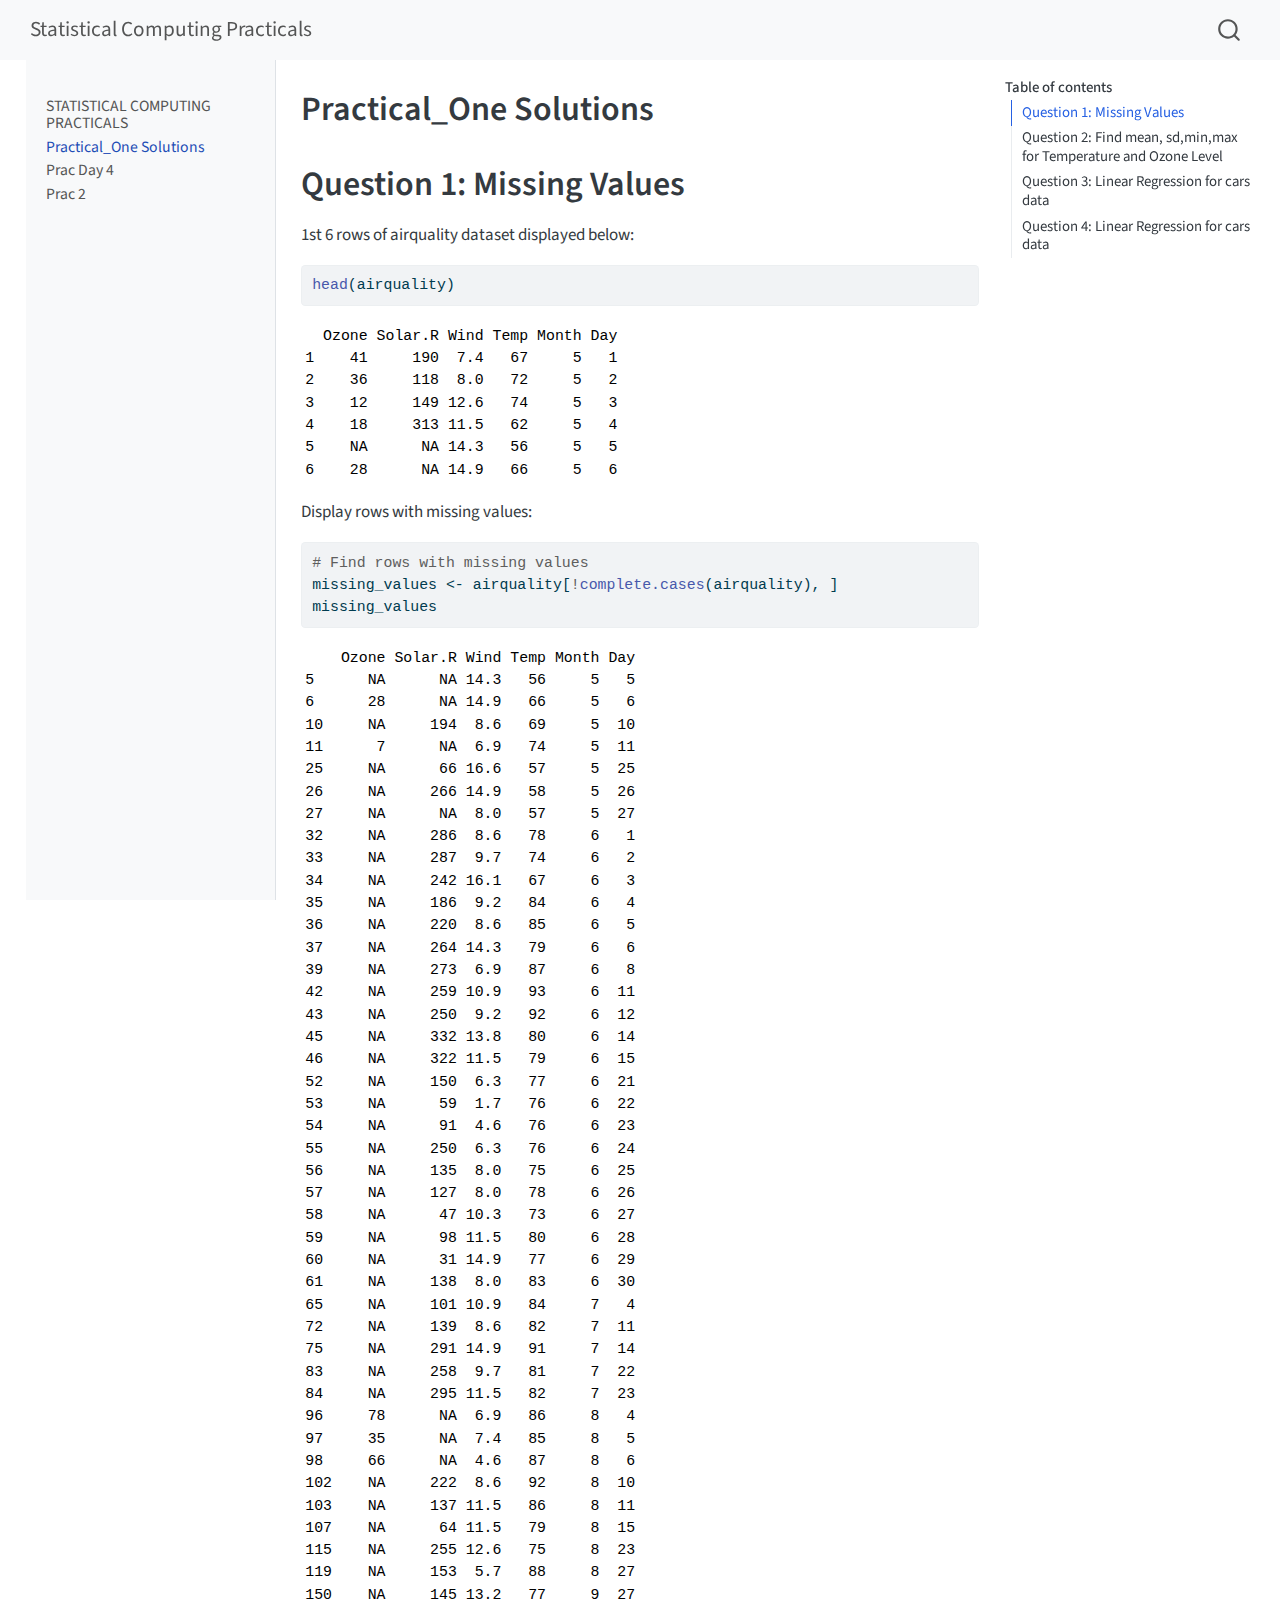
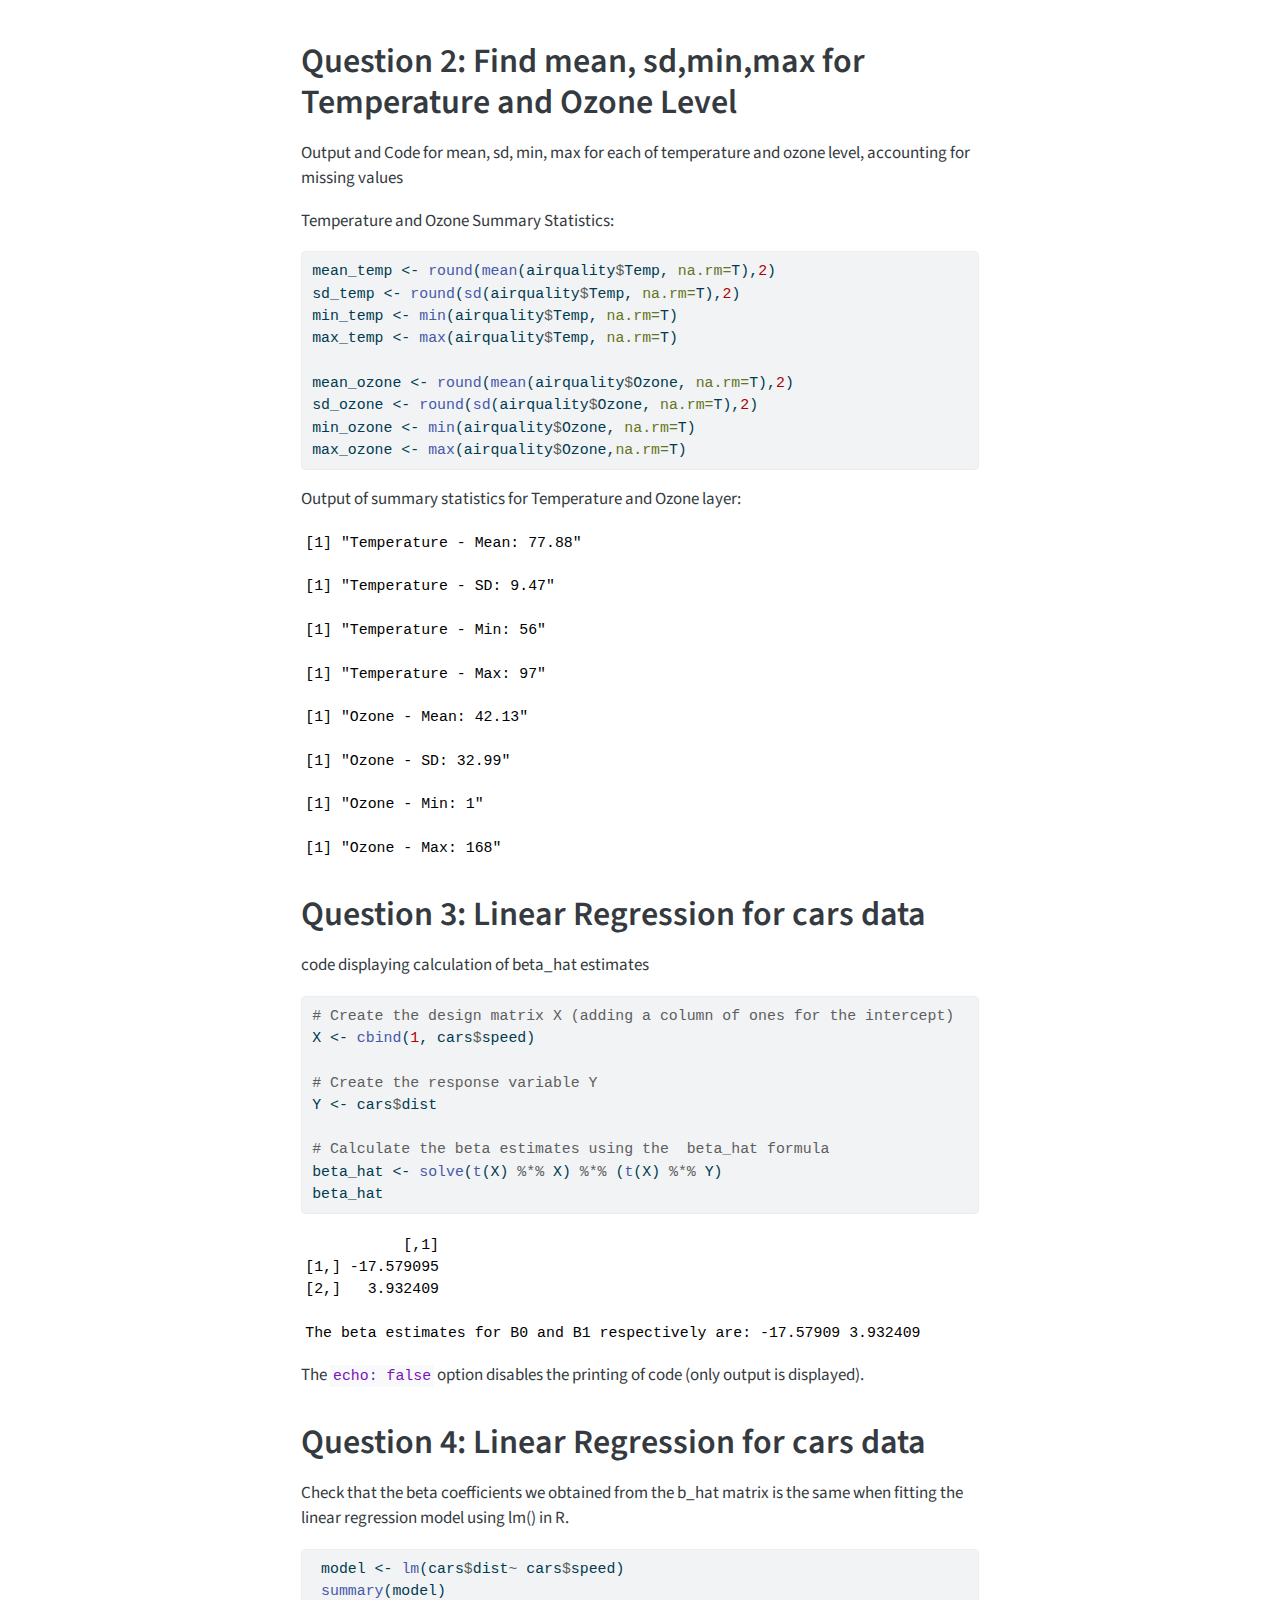
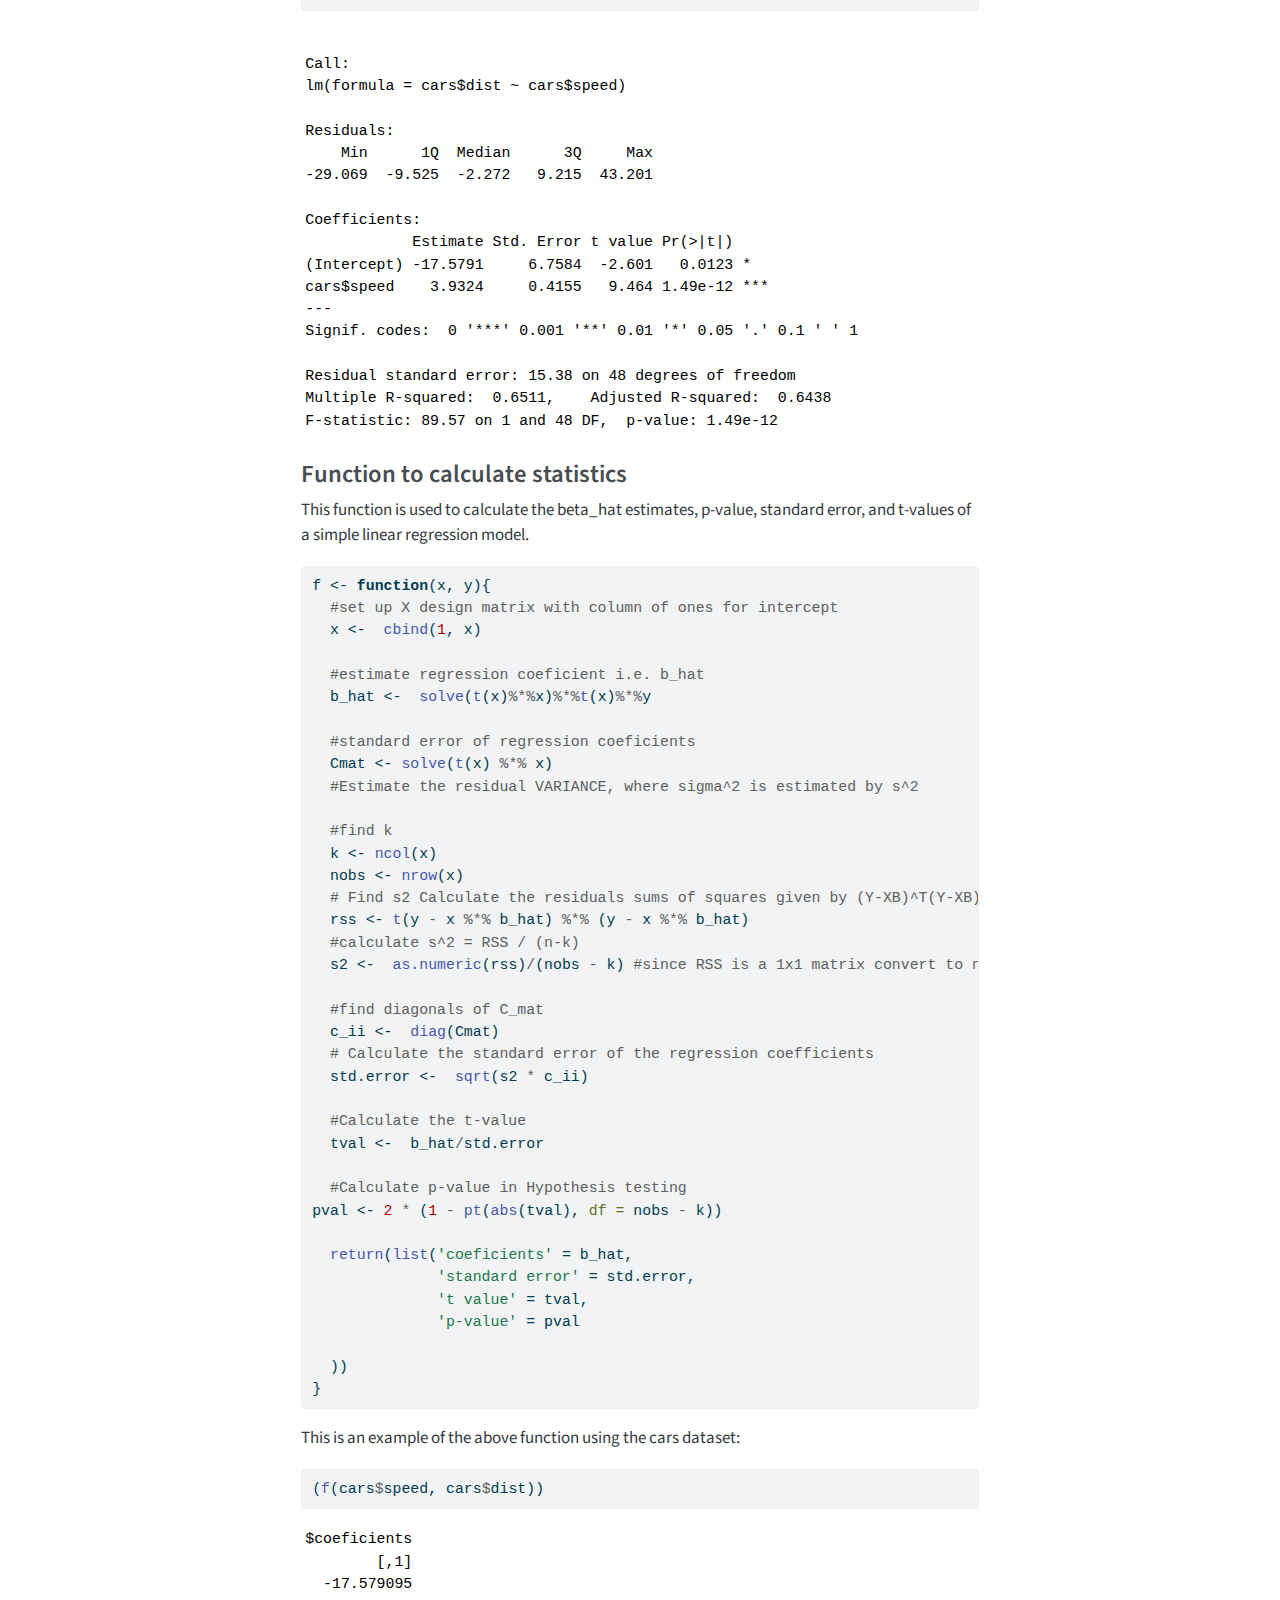
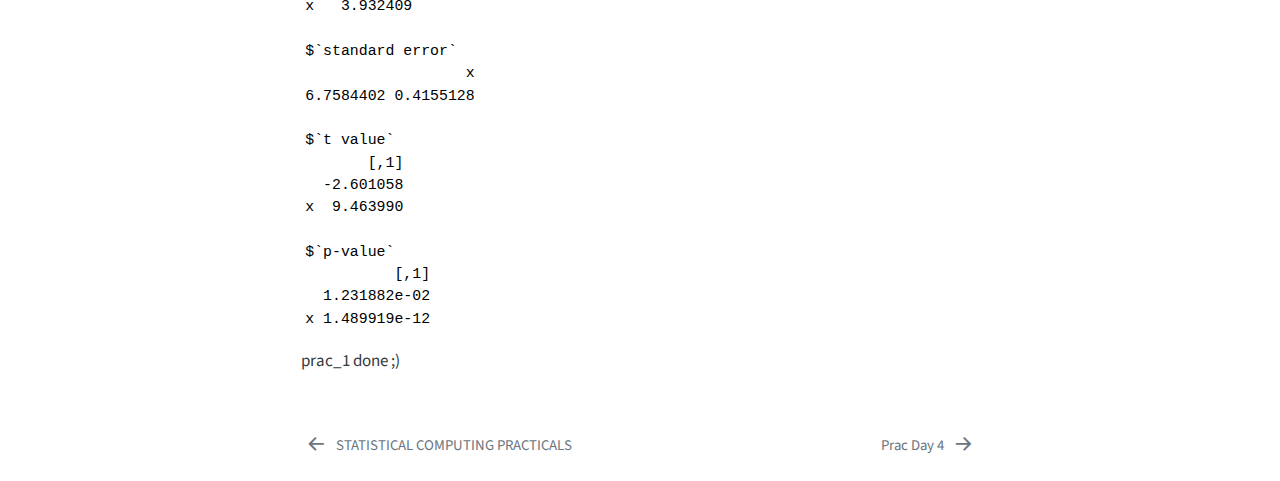
<file: qmd files/docs/PRAC_1.html>
<!DOCTYPE html>
<html xmlns="http://www.w3.org/1999/xhtml" lang="en" xml:lang="en"><head>

<meta charset="utf-8">
<meta name="generator" content="quarto-1.5.57">

<meta name="viewport" content="width=device-width, initial-scale=1.0, user-scalable=yes">


<title>Practical_One Solutions – Statistical Computing Practicals</title>
<style>
code{white-space: pre-wrap;}
span.smallcaps{font-variant: small-caps;}
div.columns{display: flex; gap: min(4vw, 1.5em);}
div.column{flex: auto; overflow-x: auto;}
div.hanging-indent{margin-left: 1.5em; text-indent: -1.5em;}
ul.task-list{list-style: none;}
ul.task-list li input[type="checkbox"] {
  width: 0.8em;
  margin: 0 0.8em 0.2em -1em; /* quarto-specific, see https://github.com/quarto-dev/quarto-cli/issues/4556 */ 
  vertical-align: middle;
}
/* CSS for syntax highlighting */
pre > code.sourceCode { white-space: pre; position: relative; }
pre > code.sourceCode > span { line-height: 1.25; }
pre > code.sourceCode > span:empty { height: 1.2em; }
.sourceCode { overflow: visible; }
code.sourceCode > span { color: inherit; text-decoration: inherit; }
div.sourceCode { margin: 1em 0; }
pre.sourceCode { margin: 0; }
@media screen {
div.sourceCode { overflow: auto; }
}
@media print {
pre > code.sourceCode { white-space: pre-wrap; }
pre > code.sourceCode > span { display: inline-block; text-indent: -5em; padding-left: 5em; }
}
pre.numberSource code
  { counter-reset: source-line 0; }
pre.numberSource code > span
  { position: relative; left: -4em; counter-increment: source-line; }
pre.numberSource code > span > a:first-child::before
  { content: counter(source-line);
    position: relative; left: -1em; text-align: right; vertical-align: baseline;
    border: none; display: inline-block;
    -webkit-touch-callout: none; -webkit-user-select: none;
    -khtml-user-select: none; -moz-user-select: none;
    -ms-user-select: none; user-select: none;
    padding: 0 4px; width: 4em;
  }
pre.numberSource { margin-left: 3em;  padding-left: 4px; }
div.sourceCode
  {   }
@media screen {
pre > code.sourceCode > span > a:first-child::before { text-decoration: underline; }
}
</style>


<script src="site_libs/quarto-nav/quarto-nav.js"></script>
<script src="site_libs/quarto-nav/headroom.min.js"></script>
<script src="site_libs/clipboard/clipboard.min.js"></script>
<script src="site_libs/quarto-search/autocomplete.umd.js"></script>
<script src="site_libs/quarto-search/fuse.min.js"></script>
<script src="site_libs/quarto-search/quarto-search.js"></script>
<meta name="quarto:offset" content="./">
<link href="./prac-day-four.html" rel="next">
<link href="./index.html" rel="prev">
<script src="site_libs/quarto-html/quarto.js"></script>
<script src="site_libs/quarto-html/popper.min.js"></script>
<script src="site_libs/quarto-html/tippy.umd.min.js"></script>
<script src="site_libs/quarto-html/anchor.min.js"></script>
<link href="site_libs/quarto-html/tippy.css" rel="stylesheet">
<link href="site_libs/quarto-html/quarto-syntax-highlighting.css" rel="stylesheet" id="quarto-text-highlighting-styles">
<script src="site_libs/bootstrap/bootstrap.min.js"></script>
<link href="site_libs/bootstrap/bootstrap-icons.css" rel="stylesheet">
<link href="site_libs/bootstrap/bootstrap.min.css" rel="stylesheet" id="quarto-bootstrap" data-mode="light">
<script id="quarto-search-options" type="application/json">{
  "location": "navbar",
  "copy-button": false,
  "collapse-after": 3,
  "panel-placement": "end",
  "type": "overlay",
  "limit": 50,
  "keyboard-shortcut": [
    "f",
    "/",
    "s"
  ],
  "show-item-context": false,
  "language": {
    "search-no-results-text": "No results",
    "search-matching-documents-text": "matching documents",
    "search-copy-link-title": "Copy link to search",
    "search-hide-matches-text": "Hide additional matches",
    "search-more-match-text": "more match in this document",
    "search-more-matches-text": "more matches in this document",
    "search-clear-button-title": "Clear",
    "search-text-placeholder": "",
    "search-detached-cancel-button-title": "Cancel",
    "search-submit-button-title": "Submit",
    "search-label": "Search"
  }
}</script>


</head>

<body class="nav-sidebar floating nav-fixed">

<div id="quarto-search-results"></div>
  <header id="quarto-header" class="headroom fixed-top">
    <nav class="navbar navbar-expand-lg " data-bs-theme="dark">
      <div class="navbar-container container-fluid">
      <div class="navbar-brand-container mx-auto">
    <a class="navbar-brand" href="./index.html">
    <span class="navbar-title">Statistical Computing Practicals</span>
    </a>
  </div>
        <div class="quarto-navbar-tools tools-end">
</div>
          <div id="quarto-search" class="" title="Search"></div>
      </div> <!-- /container-fluid -->
    </nav>
  <nav class="quarto-secondary-nav">
    <div class="container-fluid d-flex">
      <button type="button" class="quarto-btn-toggle btn" data-bs-toggle="collapse" role="button" data-bs-target=".quarto-sidebar-collapse-item" aria-controls="quarto-sidebar" aria-expanded="false" aria-label="Toggle sidebar navigation" onclick="if (window.quartoToggleHeadroom) { window.quartoToggleHeadroom(); }">
        <i class="bi bi-layout-text-sidebar-reverse"></i>
      </button>
        <nav class="quarto-page-breadcrumbs" aria-label="breadcrumb"><ol class="breadcrumb"><li class="breadcrumb-item"><a href="./PRAC_1.html"><span class="chapter-title">Practical_One Solutions</span></a></li></ol></nav>
        <a class="flex-grow-1" role="navigation" data-bs-toggle="collapse" data-bs-target=".quarto-sidebar-collapse-item" aria-controls="quarto-sidebar" aria-expanded="false" aria-label="Toggle sidebar navigation" onclick="if (window.quartoToggleHeadroom) { window.quartoToggleHeadroom(); }">      
        </a>
    </div>
  </nav>
</header>
<!-- content -->
<div id="quarto-content" class="quarto-container page-columns page-rows-contents page-layout-article page-navbar">
<!-- sidebar -->
  <nav id="quarto-sidebar" class="sidebar collapse collapse-horizontal quarto-sidebar-collapse-item sidebar-navigation floating overflow-auto">
    <div class="sidebar-menu-container"> 
    <ul class="list-unstyled mt-1">
        <li class="sidebar-item">
  <div class="sidebar-item-container"> 
  <a href="./index.html" class="sidebar-item-text sidebar-link"><span class="chapter-title">STATISTICAL COMPUTING PRACTICALS</span></a>
  </div>
</li>
        <li class="sidebar-item">
  <div class="sidebar-item-container"> 
  <a href="./PRAC_1.html" class="sidebar-item-text sidebar-link active"><span class="chapter-title">Practical_One Solutions</span></a>
  </div>
</li>
        <li class="sidebar-item">
  <div class="sidebar-item-container"> 
  <a href="./prac-day-four.html" class="sidebar-item-text sidebar-link"><span class="chapter-title">Prac Day 4</span></a>
  </div>
</li>
        <li class="sidebar-item">
  <div class="sidebar-item-container"> 
  <a href="./prac_2.html" class="sidebar-item-text sidebar-link"><span class="chapter-title">Prac 2</span></a>
  </div>
</li>
    </ul>
    </div>
</nav>
<div id="quarto-sidebar-glass" class="quarto-sidebar-collapse-item" data-bs-toggle="collapse" data-bs-target=".quarto-sidebar-collapse-item"></div>
<!-- margin-sidebar -->
    <div id="quarto-margin-sidebar" class="sidebar margin-sidebar">
        <nav id="TOC" role="doc-toc" class="toc-active">
    <h2 id="toc-title">Table of contents</h2>
   
  <ul>
  <li><a href="#question-1-missing-values" id="toc-question-1-missing-values" class="nav-link active" data-scroll-target="#question-1-missing-values">Question 1: Missing Values</a></li>
  <li><a href="#question-2-find-mean-sdminmax-for-temperature-and-ozone-level" id="toc-question-2-find-mean-sdminmax-for-temperature-and-ozone-level" class="nav-link" data-scroll-target="#question-2-find-mean-sdminmax-for-temperature-and-ozone-level">Question 2: Find mean, sd,min,max for Temperature and Ozone Level</a></li>
  <li><a href="#question-3-linear-regression-for-cars-data" id="toc-question-3-linear-regression-for-cars-data" class="nav-link" data-scroll-target="#question-3-linear-regression-for-cars-data">Question 3: Linear Regression for cars data</a></li>
  <li><a href="#question-4-linear-regression-for-cars-data" id="toc-question-4-linear-regression-for-cars-data" class="nav-link" data-scroll-target="#question-4-linear-regression-for-cars-data">Question 4: Linear Regression for cars data</a>
  <ul class="collapse">
  <li><a href="#function-to-calculate-statistics" id="toc-function-to-calculate-statistics" class="nav-link" data-scroll-target="#function-to-calculate-statistics">Function to calculate statistics</a></li>
  </ul></li>
  </ul>
</nav>
    </div>
<!-- main -->
<main class="content" id="quarto-document-content">

<header id="title-block-header" class="quarto-title-block default">
<div class="quarto-title">
<h1 class="title"><span class="chapter-title">Practical_One Solutions</span></h1>
</div>



<div class="quarto-title-meta">

    
  
    
  </div>
  


</header>


<section id="question-1-missing-values" class="level1">
<h1>Question 1: Missing Values</h1>
<p>1st 6 rows of airquality dataset displayed below:</p>
<div class="cell">
<div class="sourceCode cell-code" id="cb1"><pre class="sourceCode r code-with-copy"><code class="sourceCode r"><span id="cb1-1"><a href="#cb1-1" aria-hidden="true" tabindex="-1"></a><span class="fu">head</span>(airquality)</span></code><button title="Copy to Clipboard" class="code-copy-button"><i class="bi"></i></button></pre></div>
<div class="cell-output cell-output-stdout">
<pre><code>  Ozone Solar.R Wind Temp Month Day
1    41     190  7.4   67     5   1
2    36     118  8.0   72     5   2
3    12     149 12.6   74     5   3
4    18     313 11.5   62     5   4
5    NA      NA 14.3   56     5   5
6    28      NA 14.9   66     5   6</code></pre>
</div>
</div>
<p>Display rows with missing values:</p>
<div class="cell">
<div class="sourceCode cell-code" id="cb3"><pre class="sourceCode r code-with-copy"><code class="sourceCode r"><span id="cb3-1"><a href="#cb3-1" aria-hidden="true" tabindex="-1"></a><span class="co"># Find rows with missing values  </span></span>
<span id="cb3-2"><a href="#cb3-2" aria-hidden="true" tabindex="-1"></a>missing_values <span class="ot">&lt;-</span> airquality[<span class="sc">!</span><span class="fu">complete.cases</span>(airquality), ]  </span>
<span id="cb3-3"><a href="#cb3-3" aria-hidden="true" tabindex="-1"></a>missing_values</span></code><button title="Copy to Clipboard" class="code-copy-button"><i class="bi"></i></button></pre></div>
<div class="cell-output cell-output-stdout">
<pre><code>    Ozone Solar.R Wind Temp Month Day
5      NA      NA 14.3   56     5   5
6      28      NA 14.9   66     5   6
10     NA     194  8.6   69     5  10
11      7      NA  6.9   74     5  11
25     NA      66 16.6   57     5  25
26     NA     266 14.9   58     5  26
27     NA      NA  8.0   57     5  27
32     NA     286  8.6   78     6   1
33     NA     287  9.7   74     6   2
34     NA     242 16.1   67     6   3
35     NA     186  9.2   84     6   4
36     NA     220  8.6   85     6   5
37     NA     264 14.3   79     6   6
39     NA     273  6.9   87     6   8
42     NA     259 10.9   93     6  11
43     NA     250  9.2   92     6  12
45     NA     332 13.8   80     6  14
46     NA     322 11.5   79     6  15
52     NA     150  6.3   77     6  21
53     NA      59  1.7   76     6  22
54     NA      91  4.6   76     6  23
55     NA     250  6.3   76     6  24
56     NA     135  8.0   75     6  25
57     NA     127  8.0   78     6  26
58     NA      47 10.3   73     6  27
59     NA      98 11.5   80     6  28
60     NA      31 14.9   77     6  29
61     NA     138  8.0   83     6  30
65     NA     101 10.9   84     7   4
72     NA     139  8.6   82     7  11
75     NA     291 14.9   91     7  14
83     NA     258  9.7   81     7  22
84     NA     295 11.5   82     7  23
96     78      NA  6.9   86     8   4
97     35      NA  7.4   85     8   5
98     66      NA  4.6   87     8   6
102    NA     222  8.6   92     8  10
103    NA     137 11.5   86     8  11
107    NA      64 11.5   79     8  15
115    NA     255 12.6   75     8  23
119    NA     153  5.7   88     8  27
150    NA     145 13.2   77     9  27</code></pre>
</div>
</div>
</section>
<section id="question-2-find-mean-sdminmax-for-temperature-and-ozone-level" class="level1">
<h1>Question 2: Find mean, sd,min,max for Temperature and Ozone Level</h1>
<p>Output and Code for mean, sd, min, max for each of temperature and ozone level, accounting for missing values</p>
<p>Temperature and Ozone Summary Statistics:</p>
<div class="cell">
<div class="sourceCode cell-code" id="cb5"><pre class="sourceCode r code-with-copy"><code class="sourceCode r"><span id="cb5-1"><a href="#cb5-1" aria-hidden="true" tabindex="-1"></a>mean_temp <span class="ot">&lt;-</span> <span class="fu">round</span>(<span class="fu">mean</span>(airquality<span class="sc">$</span>Temp, <span class="at">na.rm=</span>T),<span class="dv">2</span>)</span>
<span id="cb5-2"><a href="#cb5-2" aria-hidden="true" tabindex="-1"></a>sd_temp <span class="ot">&lt;-</span> <span class="fu">round</span>(<span class="fu">sd</span>(airquality<span class="sc">$</span>Temp, <span class="at">na.rm=</span>T),<span class="dv">2</span>)</span>
<span id="cb5-3"><a href="#cb5-3" aria-hidden="true" tabindex="-1"></a>min_temp <span class="ot">&lt;-</span> <span class="fu">min</span>(airquality<span class="sc">$</span>Temp, <span class="at">na.rm=</span>T)</span>
<span id="cb5-4"><a href="#cb5-4" aria-hidden="true" tabindex="-1"></a>max_temp <span class="ot">&lt;-</span> <span class="fu">max</span>(airquality<span class="sc">$</span>Temp, <span class="at">na.rm=</span>T)</span>
<span id="cb5-5"><a href="#cb5-5" aria-hidden="true" tabindex="-1"></a></span>
<span id="cb5-6"><a href="#cb5-6" aria-hidden="true" tabindex="-1"></a>mean_ozone <span class="ot">&lt;-</span> <span class="fu">round</span>(<span class="fu">mean</span>(airquality<span class="sc">$</span>Ozone, <span class="at">na.rm=</span>T),<span class="dv">2</span>)</span>
<span id="cb5-7"><a href="#cb5-7" aria-hidden="true" tabindex="-1"></a>sd_ozone <span class="ot">&lt;-</span> <span class="fu">round</span>(<span class="fu">sd</span>(airquality<span class="sc">$</span>Ozone, <span class="at">na.rm=</span>T),<span class="dv">2</span>)</span>
<span id="cb5-8"><a href="#cb5-8" aria-hidden="true" tabindex="-1"></a>min_ozone <span class="ot">&lt;-</span> <span class="fu">min</span>(airquality<span class="sc">$</span>Ozone, <span class="at">na.rm=</span>T)</span>
<span id="cb5-9"><a href="#cb5-9" aria-hidden="true" tabindex="-1"></a>max_ozone <span class="ot">&lt;-</span> <span class="fu">max</span>(airquality<span class="sc">$</span>Ozone,<span class="at">na.rm=</span>T)</span></code><button title="Copy to Clipboard" class="code-copy-button"><i class="bi"></i></button></pre></div>
</div>
<p>Output of summary statistics for Temperature and Ozone layer:</p>
<div class="cell">
<div class="cell-output cell-output-stdout">
<pre><code>[1] "Temperature - Mean: 77.88"</code></pre>
</div>
<div class="cell-output cell-output-stdout">
<pre><code>[1] "Temperature - SD: 9.47"</code></pre>
</div>
<div class="cell-output cell-output-stdout">
<pre><code>[1] "Temperature - Min: 56"</code></pre>
</div>
<div class="cell-output cell-output-stdout">
<pre><code>[1] "Temperature - Max: 97"</code></pre>
</div>
<div class="cell-output cell-output-stdout">
<pre><code>[1] "Ozone - Mean: 42.13"</code></pre>
</div>
<div class="cell-output cell-output-stdout">
<pre><code>[1] "Ozone - SD: 32.99"</code></pre>
</div>
<div class="cell-output cell-output-stdout">
<pre><code>[1] "Ozone - Min: 1"</code></pre>
</div>
<div class="cell-output cell-output-stdout">
<pre><code>[1] "Ozone - Max: 168"</code></pre>
</div>
</div>
</section>
<section id="question-3-linear-regression-for-cars-data" class="level1">
<h1>Question 3: Linear Regression for cars data</h1>
<p>code displaying calculation of beta_hat estimates</p>
<div class="cell">
<div class="sourceCode cell-code" id="cb14"><pre class="sourceCode r code-with-copy"><code class="sourceCode r"><span id="cb14-1"><a href="#cb14-1" aria-hidden="true" tabindex="-1"></a><span class="co"># Create the design matrix X (adding a column of ones for the intercept)  </span></span>
<span id="cb14-2"><a href="#cb14-2" aria-hidden="true" tabindex="-1"></a>X <span class="ot">&lt;-</span> <span class="fu">cbind</span>(<span class="dv">1</span>, cars<span class="sc">$</span>speed)</span>
<span id="cb14-3"><a href="#cb14-3" aria-hidden="true" tabindex="-1"></a></span>
<span id="cb14-4"><a href="#cb14-4" aria-hidden="true" tabindex="-1"></a><span class="co"># Create the response variable Y  </span></span>
<span id="cb14-5"><a href="#cb14-5" aria-hidden="true" tabindex="-1"></a>Y <span class="ot">&lt;-</span> cars<span class="sc">$</span>dist  </span>
<span id="cb14-6"><a href="#cb14-6" aria-hidden="true" tabindex="-1"></a></span>
<span id="cb14-7"><a href="#cb14-7" aria-hidden="true" tabindex="-1"></a><span class="co"># Calculate the beta estimates using the  beta_hat formula </span></span>
<span id="cb14-8"><a href="#cb14-8" aria-hidden="true" tabindex="-1"></a>beta_hat <span class="ot">&lt;-</span> <span class="fu">solve</span>(<span class="fu">t</span>(X) <span class="sc">%*%</span> X) <span class="sc">%*%</span> (<span class="fu">t</span>(X) <span class="sc">%*%</span> Y)</span>
<span id="cb14-9"><a href="#cb14-9" aria-hidden="true" tabindex="-1"></a>beta_hat</span></code><button title="Copy to Clipboard" class="code-copy-button"><i class="bi"></i></button></pre></div>
<div class="cell-output cell-output-stdout">
<pre><code>           [,1]
[1,] -17.579095
[2,]   3.932409</code></pre>
</div>
</div>
<div class="cell">
<div class="cell-output cell-output-stdout">
<pre><code>The beta estimates for B0 and B1 respectively are: -17.57909 3.932409 </code></pre>
</div>
</div>
<p>The <code>echo: false</code> option disables the printing of code (only output is displayed).</p>
</section>
<section id="question-4-linear-regression-for-cars-data" class="level1">
<h1>Question 4: Linear Regression for cars data</h1>
<p>Check that the beta coefficients we obtained from the b_hat matrix is the same when fitting the linear regression model using lm() in R.</p>
<div class="cell">
<div class="sourceCode cell-code" id="cb17"><pre class="sourceCode r code-with-copy"><code class="sourceCode r"><span id="cb17-1"><a href="#cb17-1" aria-hidden="true" tabindex="-1"></a> model <span class="ot">&lt;-</span> <span class="fu">lm</span>(cars<span class="sc">$</span>dist<span class="sc">~</span> cars<span class="sc">$</span>speed)</span>
<span id="cb17-2"><a href="#cb17-2" aria-hidden="true" tabindex="-1"></a> <span class="fu">summary</span>(model)</span></code><button title="Copy to Clipboard" class="code-copy-button"><i class="bi"></i></button></pre></div>
<div class="cell-output cell-output-stdout">
<pre><code>
Call:
lm(formula = cars$dist ~ cars$speed)

Residuals:
    Min      1Q  Median      3Q     Max 
-29.069  -9.525  -2.272   9.215  43.201 

Coefficients:
            Estimate Std. Error t value Pr(&gt;|t|)    
(Intercept) -17.5791     6.7584  -2.601   0.0123 *  
cars$speed    3.9324     0.4155   9.464 1.49e-12 ***
---
Signif. codes:  0 '***' 0.001 '**' 0.01 '*' 0.05 '.' 0.1 ' ' 1

Residual standard error: 15.38 on 48 degrees of freedom
Multiple R-squared:  0.6511,    Adjusted R-squared:  0.6438 
F-statistic: 89.57 on 1 and 48 DF,  p-value: 1.49e-12</code></pre>
</div>
</div>
<section id="function-to-calculate-statistics" class="level3">
<h3 class="anchored" data-anchor-id="function-to-calculate-statistics">Function to calculate statistics</h3>
<p>This function is used to calculate the beta_hat estimates, p-value, standard error, and t-values of a simple linear regression model.</p>
<div class="cell">
<div class="sourceCode cell-code" id="cb19"><pre class="sourceCode r code-with-copy"><code class="sourceCode r"><span id="cb19-1"><a href="#cb19-1" aria-hidden="true" tabindex="-1"></a>f <span class="ot">&lt;-</span> <span class="cf">function</span>(x, y){</span>
<span id="cb19-2"><a href="#cb19-2" aria-hidden="true" tabindex="-1"></a>  <span class="co">#set up X design matrix with column of ones for intercept </span></span>
<span id="cb19-3"><a href="#cb19-3" aria-hidden="true" tabindex="-1"></a>  x <span class="ot">&lt;-</span>  <span class="fu">cbind</span>(<span class="dv">1</span>, x)</span>
<span id="cb19-4"><a href="#cb19-4" aria-hidden="true" tabindex="-1"></a>  </span>
<span id="cb19-5"><a href="#cb19-5" aria-hidden="true" tabindex="-1"></a>  <span class="co">#estimate regression coeficient i.e. b_hat </span></span>
<span id="cb19-6"><a href="#cb19-6" aria-hidden="true" tabindex="-1"></a>  b_hat <span class="ot">&lt;-</span>  <span class="fu">solve</span>(<span class="fu">t</span>(x)<span class="sc">%*%</span>x)<span class="sc">%*%</span><span class="fu">t</span>(x)<span class="sc">%*%</span>y</span>
<span id="cb19-7"><a href="#cb19-7" aria-hidden="true" tabindex="-1"></a>  </span>
<span id="cb19-8"><a href="#cb19-8" aria-hidden="true" tabindex="-1"></a>  <span class="co">#standard error of regression coeficients </span></span>
<span id="cb19-9"><a href="#cb19-9" aria-hidden="true" tabindex="-1"></a>  Cmat <span class="ot">&lt;-</span> <span class="fu">solve</span>(<span class="fu">t</span>(x) <span class="sc">%*%</span> x)</span>
<span id="cb19-10"><a href="#cb19-10" aria-hidden="true" tabindex="-1"></a>  <span class="co">#Estimate the residual VARIANCE, where sigma^2 is estimated by s^2</span></span>
<span id="cb19-11"><a href="#cb19-11" aria-hidden="true" tabindex="-1"></a>  </span>
<span id="cb19-12"><a href="#cb19-12" aria-hidden="true" tabindex="-1"></a>  <span class="co">#find k</span></span>
<span id="cb19-13"><a href="#cb19-13" aria-hidden="true" tabindex="-1"></a>  k <span class="ot">&lt;-</span> <span class="fu">ncol</span>(x)</span>
<span id="cb19-14"><a href="#cb19-14" aria-hidden="true" tabindex="-1"></a>  nobs <span class="ot">&lt;-</span> <span class="fu">nrow</span>(x)</span>
<span id="cb19-15"><a href="#cb19-15" aria-hidden="true" tabindex="-1"></a>  <span class="co"># Find s2 Calculate the residuals sums of squares given by (Y-XB)^T(Y-XB)</span></span>
<span id="cb19-16"><a href="#cb19-16" aria-hidden="true" tabindex="-1"></a>  rss <span class="ot">&lt;-</span> <span class="fu">t</span>(y <span class="sc">-</span> x <span class="sc">%*%</span> b_hat) <span class="sc">%*%</span> (y <span class="sc">-</span> x <span class="sc">%*%</span> b_hat)</span>
<span id="cb19-17"><a href="#cb19-17" aria-hidden="true" tabindex="-1"></a>  <span class="co">#calculate s^2 = RSS / (n-k)</span></span>
<span id="cb19-18"><a href="#cb19-18" aria-hidden="true" tabindex="-1"></a>  s2 <span class="ot">&lt;-</span>  <span class="fu">as.numeric</span>(rss)<span class="sc">/</span>(nobs <span class="sc">-</span> k) <span class="co">#since RSS is a 1x1 matrix convert to numeric scalar</span></span>
<span id="cb19-19"><a href="#cb19-19" aria-hidden="true" tabindex="-1"></a>  </span>
<span id="cb19-20"><a href="#cb19-20" aria-hidden="true" tabindex="-1"></a>  <span class="co">#find diagonals of C_mat</span></span>
<span id="cb19-21"><a href="#cb19-21" aria-hidden="true" tabindex="-1"></a>  c_ii <span class="ot">&lt;-</span>  <span class="fu">diag</span>(Cmat)</span>
<span id="cb19-22"><a href="#cb19-22" aria-hidden="true" tabindex="-1"></a>  <span class="co"># Calculate the standard error of the regression coefficients</span></span>
<span id="cb19-23"><a href="#cb19-23" aria-hidden="true" tabindex="-1"></a>  std.error <span class="ot">&lt;-</span>  <span class="fu">sqrt</span>(s2 <span class="sc">*</span> c_ii)</span>
<span id="cb19-24"><a href="#cb19-24" aria-hidden="true" tabindex="-1"></a>  </span>
<span id="cb19-25"><a href="#cb19-25" aria-hidden="true" tabindex="-1"></a>  <span class="co">#Calculate the t-value </span></span>
<span id="cb19-26"><a href="#cb19-26" aria-hidden="true" tabindex="-1"></a>  tval <span class="ot">&lt;-</span>  b_hat<span class="sc">/</span>std.error</span>
<span id="cb19-27"><a href="#cb19-27" aria-hidden="true" tabindex="-1"></a>  </span>
<span id="cb19-28"><a href="#cb19-28" aria-hidden="true" tabindex="-1"></a>  <span class="co">#Calculate p-value in Hypothesis testing </span></span>
<span id="cb19-29"><a href="#cb19-29" aria-hidden="true" tabindex="-1"></a>pval <span class="ot">&lt;-</span> <span class="dv">2</span> <span class="sc">*</span> (<span class="dv">1</span> <span class="sc">-</span> <span class="fu">pt</span>(<span class="fu">abs</span>(tval), <span class="at">df =</span> nobs <span class="sc">-</span> k))</span>
<span id="cb19-30"><a href="#cb19-30" aria-hidden="true" tabindex="-1"></a>  </span>
<span id="cb19-31"><a href="#cb19-31" aria-hidden="true" tabindex="-1"></a>  <span class="fu">return</span>(<span class="fu">list</span>(<span class="st">'coeficients'</span> <span class="ot">=</span> b_hat,</span>
<span id="cb19-32"><a href="#cb19-32" aria-hidden="true" tabindex="-1"></a>              <span class="st">'standard error'</span> <span class="ot">=</span> std.error,</span>
<span id="cb19-33"><a href="#cb19-33" aria-hidden="true" tabindex="-1"></a>              <span class="st">'t value'</span> <span class="ot">=</span> tval,</span>
<span id="cb19-34"><a href="#cb19-34" aria-hidden="true" tabindex="-1"></a>              <span class="st">'p-value'</span> <span class="ot">=</span> pval</span>
<span id="cb19-35"><a href="#cb19-35" aria-hidden="true" tabindex="-1"></a>    </span>
<span id="cb19-36"><a href="#cb19-36" aria-hidden="true" tabindex="-1"></a>  ))</span>
<span id="cb19-37"><a href="#cb19-37" aria-hidden="true" tabindex="-1"></a>}</span></code><button title="Copy to Clipboard" class="code-copy-button"><i class="bi"></i></button></pre></div>
</div>
<p>This is an example of the above function using the cars dataset:</p>
<div class="cell">
<div class="sourceCode cell-code" id="cb20"><pre class="sourceCode r code-with-copy"><code class="sourceCode r"><span id="cb20-1"><a href="#cb20-1" aria-hidden="true" tabindex="-1"></a>(<span class="fu">f</span>(cars<span class="sc">$</span>speed, cars<span class="sc">$</span>dist))  </span></code><button title="Copy to Clipboard" class="code-copy-button"><i class="bi"></i></button></pre></div>
<div class="cell-output cell-output-stdout">
<pre><code>$coeficients
        [,1]
  -17.579095
x   3.932409

$`standard error`
                  x 
6.7584402 0.4155128 

$`t value`
       [,1]
  -2.601058
x  9.463990

$`p-value`
          [,1]
  1.231882e-02
x 1.489919e-12</code></pre>
</div>
</div>
<p>prac_1 done ;)</p>


</section>
</section>

</main> <!-- /main -->
<script id="quarto-html-after-body" type="application/javascript">
window.document.addEventListener("DOMContentLoaded", function (event) {
  const toggleBodyColorMode = (bsSheetEl) => {
    const mode = bsSheetEl.getAttribute("data-mode");
    const bodyEl = window.document.querySelector("body");
    if (mode === "dark") {
      bodyEl.classList.add("quarto-dark");
      bodyEl.classList.remove("quarto-light");
    } else {
      bodyEl.classList.add("quarto-light");
      bodyEl.classList.remove("quarto-dark");
    }
  }
  const toggleBodyColorPrimary = () => {
    const bsSheetEl = window.document.querySelector("link#quarto-bootstrap");
    if (bsSheetEl) {
      toggleBodyColorMode(bsSheetEl);
    }
  }
  toggleBodyColorPrimary();  
  const icon = "";
  const anchorJS = new window.AnchorJS();
  anchorJS.options = {
    placement: 'right',
    icon: icon
  };
  anchorJS.add('.anchored');
  const isCodeAnnotation = (el) => {
    for (const clz of el.classList) {
      if (clz.startsWith('code-annotation-')) {                     
        return true;
      }
    }
    return false;
  }
  const onCopySuccess = function(e) {
    // button target
    const button = e.trigger;
    // don't keep focus
    button.blur();
    // flash "checked"
    button.classList.add('code-copy-button-checked');
    var currentTitle = button.getAttribute("title");
    button.setAttribute("title", "Copied!");
    let tooltip;
    if (window.bootstrap) {
      button.setAttribute("data-bs-toggle", "tooltip");
      button.setAttribute("data-bs-placement", "left");
      button.setAttribute("data-bs-title", "Copied!");
      tooltip = new bootstrap.Tooltip(button, 
        { trigger: "manual", 
          customClass: "code-copy-button-tooltip",
          offset: [0, -8]});
      tooltip.show();    
    }
    setTimeout(function() {
      if (tooltip) {
        tooltip.hide();
        button.removeAttribute("data-bs-title");
        button.removeAttribute("data-bs-toggle");
        button.removeAttribute("data-bs-placement");
      }
      button.setAttribute("title", currentTitle);
      button.classList.remove('code-copy-button-checked');
    }, 1000);
    // clear code selection
    e.clearSelection();
  }
  const getTextToCopy = function(trigger) {
      const codeEl = trigger.previousElementSibling.cloneNode(true);
      for (const childEl of codeEl.children) {
        if (isCodeAnnotation(childEl)) {
          childEl.remove();
        }
      }
      return codeEl.innerText;
  }
  const clipboard = new window.ClipboardJS('.code-copy-button:not([data-in-quarto-modal])', {
    text: getTextToCopy
  });
  clipboard.on('success', onCopySuccess);
  if (window.document.getElementById('quarto-embedded-source-code-modal')) {
    // For code content inside modals, clipBoardJS needs to be initialized with a container option
    // TODO: Check when it could be a function (https://github.com/zenorocha/clipboard.js/issues/860)
    const clipboardModal = new window.ClipboardJS('.code-copy-button[data-in-quarto-modal]', {
      text: getTextToCopy,
      container: window.document.getElementById('quarto-embedded-source-code-modal')
    });
    clipboardModal.on('success', onCopySuccess);
  }
    var localhostRegex = new RegExp(/^(?:http|https):\/\/localhost\:?[0-9]*\//);
    var mailtoRegex = new RegExp(/^mailto:/);
      var filterRegex = new RegExp('/' + window.location.host + '/');
    var isInternal = (href) => {
        return filterRegex.test(href) || localhostRegex.test(href) || mailtoRegex.test(href);
    }
    // Inspect non-navigation links and adorn them if external
 	var links = window.document.querySelectorAll('a[href]:not(.nav-link):not(.navbar-brand):not(.toc-action):not(.sidebar-link):not(.sidebar-item-toggle):not(.pagination-link):not(.no-external):not([aria-hidden]):not(.dropdown-item):not(.quarto-navigation-tool):not(.about-link)');
    for (var i=0; i<links.length; i++) {
      const link = links[i];
      if (!isInternal(link.href)) {
        // undo the damage that might have been done by quarto-nav.js in the case of
        // links that we want to consider external
        if (link.dataset.originalHref !== undefined) {
          link.href = link.dataset.originalHref;
        }
      }
    }
  function tippyHover(el, contentFn, onTriggerFn, onUntriggerFn) {
    const config = {
      allowHTML: true,
      maxWidth: 500,
      delay: 100,
      arrow: false,
      appendTo: function(el) {
          return el.parentElement;
      },
      interactive: true,
      interactiveBorder: 10,
      theme: 'quarto',
      placement: 'bottom-start',
    };
    if (contentFn) {
      config.content = contentFn;
    }
    if (onTriggerFn) {
      config.onTrigger = onTriggerFn;
    }
    if (onUntriggerFn) {
      config.onUntrigger = onUntriggerFn;
    }
    window.tippy(el, config); 
  }
  const noterefs = window.document.querySelectorAll('a[role="doc-noteref"]');
  for (var i=0; i<noterefs.length; i++) {
    const ref = noterefs[i];
    tippyHover(ref, function() {
      // use id or data attribute instead here
      let href = ref.getAttribute('data-footnote-href') || ref.getAttribute('href');
      try { href = new URL(href).hash; } catch {}
      const id = href.replace(/^#\/?/, "");
      const note = window.document.getElementById(id);
      if (note) {
        return note.innerHTML;
      } else {
        return "";
      }
    });
  }
  const xrefs = window.document.querySelectorAll('a.quarto-xref');
  const processXRef = (id, note) => {
    // Strip column container classes
    const stripColumnClz = (el) => {
      el.classList.remove("page-full", "page-columns");
      if (el.children) {
        for (const child of el.children) {
          stripColumnClz(child);
        }
      }
    }
    stripColumnClz(note)
    if (id === null || id.startsWith('sec-')) {
      // Special case sections, only their first couple elements
      const container = document.createElement("div");
      if (note.children && note.children.length > 2) {
        container.appendChild(note.children[0].cloneNode(true));
        for (let i = 1; i < note.children.length; i++) {
          const child = note.children[i];
          if (child.tagName === "P" && child.innerText === "") {
            continue;
          } else {
            container.appendChild(child.cloneNode(true));
            break;
          }
        }
        if (window.Quarto?.typesetMath) {
          window.Quarto.typesetMath(container);
        }
        return container.innerHTML
      } else {
        if (window.Quarto?.typesetMath) {
          window.Quarto.typesetMath(note);
        }
        return note.innerHTML;
      }
    } else {
      // Remove any anchor links if they are present
      const anchorLink = note.querySelector('a.anchorjs-link');
      if (anchorLink) {
        anchorLink.remove();
      }
      if (window.Quarto?.typesetMath) {
        window.Quarto.typesetMath(note);
      }
      // TODO in 1.5, we should make sure this works without a callout special case
      if (note.classList.contains("callout")) {
        return note.outerHTML;
      } else {
        return note.innerHTML;
      }
    }
  }
  for (var i=0; i<xrefs.length; i++) {
    const xref = xrefs[i];
    tippyHover(xref, undefined, function(instance) {
      instance.disable();
      let url = xref.getAttribute('href');
      let hash = undefined; 
      if (url.startsWith('#')) {
        hash = url;
      } else {
        try { hash = new URL(url).hash; } catch {}
      }
      if (hash) {
        const id = hash.replace(/^#\/?/, "");
        const note = window.document.getElementById(id);
        if (note !== null) {
          try {
            const html = processXRef(id, note.cloneNode(true));
            instance.setContent(html);
          } finally {
            instance.enable();
            instance.show();
          }
        } else {
          // See if we can fetch this
          fetch(url.split('#')[0])
          .then(res => res.text())
          .then(html => {
            const parser = new DOMParser();
            const htmlDoc = parser.parseFromString(html, "text/html");
            const note = htmlDoc.getElementById(id);
            if (note !== null) {
              const html = processXRef(id, note);
              instance.setContent(html);
            } 
          }).finally(() => {
            instance.enable();
            instance.show();
          });
        }
      } else {
        // See if we can fetch a full url (with no hash to target)
        // This is a special case and we should probably do some content thinning / targeting
        fetch(url)
        .then(res => res.text())
        .then(html => {
          const parser = new DOMParser();
          const htmlDoc = parser.parseFromString(html, "text/html");
          const note = htmlDoc.querySelector('main.content');
          if (note !== null) {
            // This should only happen for chapter cross references
            // (since there is no id in the URL)
            // remove the first header
            if (note.children.length > 0 && note.children[0].tagName === "HEADER") {
              note.children[0].remove();
            }
            const html = processXRef(null, note);
            instance.setContent(html);
          } 
        }).finally(() => {
          instance.enable();
          instance.show();
        });
      }
    }, function(instance) {
    });
  }
      let selectedAnnoteEl;
      const selectorForAnnotation = ( cell, annotation) => {
        let cellAttr = 'data-code-cell="' + cell + '"';
        let lineAttr = 'data-code-annotation="' +  annotation + '"';
        const selector = 'span[' + cellAttr + '][' + lineAttr + ']';
        return selector;
      }
      const selectCodeLines = (annoteEl) => {
        const doc = window.document;
        const targetCell = annoteEl.getAttribute("data-target-cell");
        const targetAnnotation = annoteEl.getAttribute("data-target-annotation");
        const annoteSpan = window.document.querySelector(selectorForAnnotation(targetCell, targetAnnotation));
        const lines = annoteSpan.getAttribute("data-code-lines").split(",");
        const lineIds = lines.map((line) => {
          return targetCell + "-" + line;
        })
        let top = null;
        let height = null;
        let parent = null;
        if (lineIds.length > 0) {
            //compute the position of the single el (top and bottom and make a div)
            const el = window.document.getElementById(lineIds[0]);
            top = el.offsetTop;
            height = el.offsetHeight;
            parent = el.parentElement.parentElement;
          if (lineIds.length > 1) {
            const lastEl = window.document.getElementById(lineIds[lineIds.length - 1]);
            const bottom = lastEl.offsetTop + lastEl.offsetHeight;
            height = bottom - top;
          }
          if (top !== null && height !== null && parent !== null) {
            // cook up a div (if necessary) and position it 
            let div = window.document.getElementById("code-annotation-line-highlight");
            if (div === null) {
              div = window.document.createElement("div");
              div.setAttribute("id", "code-annotation-line-highlight");
              div.style.position = 'absolute';
              parent.appendChild(div);
            }
            div.style.top = top - 2 + "px";
            div.style.height = height + 4 + "px";
            div.style.left = 0;
            let gutterDiv = window.document.getElementById("code-annotation-line-highlight-gutter");
            if (gutterDiv === null) {
              gutterDiv = window.document.createElement("div");
              gutterDiv.setAttribute("id", "code-annotation-line-highlight-gutter");
              gutterDiv.style.position = 'absolute';
              const codeCell = window.document.getElementById(targetCell);
              const gutter = codeCell.querySelector('.code-annotation-gutter');
              gutter.appendChild(gutterDiv);
            }
            gutterDiv.style.top = top - 2 + "px";
            gutterDiv.style.height = height + 4 + "px";
          }
          selectedAnnoteEl = annoteEl;
        }
      };
      const unselectCodeLines = () => {
        const elementsIds = ["code-annotation-line-highlight", "code-annotation-line-highlight-gutter"];
        elementsIds.forEach((elId) => {
          const div = window.document.getElementById(elId);
          if (div) {
            div.remove();
          }
        });
        selectedAnnoteEl = undefined;
      };
        // Handle positioning of the toggle
    window.addEventListener(
      "resize",
      throttle(() => {
        elRect = undefined;
        if (selectedAnnoteEl) {
          selectCodeLines(selectedAnnoteEl);
        }
      }, 10)
    );
    function throttle(fn, ms) {
    let throttle = false;
    let timer;
      return (...args) => {
        if(!throttle) { // first call gets through
            fn.apply(this, args);
            throttle = true;
        } else { // all the others get throttled
            if(timer) clearTimeout(timer); // cancel #2
            timer = setTimeout(() => {
              fn.apply(this, args);
              timer = throttle = false;
            }, ms);
        }
      };
    }
      // Attach click handler to the DT
      const annoteDls = window.document.querySelectorAll('dt[data-target-cell]');
      for (const annoteDlNode of annoteDls) {
        annoteDlNode.addEventListener('click', (event) => {
          const clickedEl = event.target;
          if (clickedEl !== selectedAnnoteEl) {
            unselectCodeLines();
            const activeEl = window.document.querySelector('dt[data-target-cell].code-annotation-active');
            if (activeEl) {
              activeEl.classList.remove('code-annotation-active');
            }
            selectCodeLines(clickedEl);
            clickedEl.classList.add('code-annotation-active');
          } else {
            // Unselect the line
            unselectCodeLines();
            clickedEl.classList.remove('code-annotation-active');
          }
        });
      }
  const findCites = (el) => {
    const parentEl = el.parentElement;
    if (parentEl) {
      const cites = parentEl.dataset.cites;
      if (cites) {
        return {
          el,
          cites: cites.split(' ')
        };
      } else {
        return findCites(el.parentElement)
      }
    } else {
      return undefined;
    }
  };
  var bibliorefs = window.document.querySelectorAll('a[role="doc-biblioref"]');
  for (var i=0; i<bibliorefs.length; i++) {
    const ref = bibliorefs[i];
    const citeInfo = findCites(ref);
    if (citeInfo) {
      tippyHover(citeInfo.el, function() {
        var popup = window.document.createElement('div');
        citeInfo.cites.forEach(function(cite) {
          var citeDiv = window.document.createElement('div');
          citeDiv.classList.add('hanging-indent');
          citeDiv.classList.add('csl-entry');
          var biblioDiv = window.document.getElementById('ref-' + cite);
          if (biblioDiv) {
            citeDiv.innerHTML = biblioDiv.innerHTML;
          }
          popup.appendChild(citeDiv);
        });
        return popup.innerHTML;
      });
    }
  }
});
</script>
<nav class="page-navigation">
  <div class="nav-page nav-page-previous">
      <a href="./index.html" class="pagination-link" aria-label="STATISTICAL COMPUTING PRACTICALS">
        <i class="bi bi-arrow-left-short"></i> <span class="nav-page-text"><span class="chapter-title">STATISTICAL COMPUTING PRACTICALS</span></span>
      </a>          
  </div>
  <div class="nav-page nav-page-next">
      <a href="./prac-day-four.html" class="pagination-link" aria-label="Prac Day 4">
        <span class="nav-page-text"><span class="chapter-title">Prac Day 4</span></span> <i class="bi bi-arrow-right-short"></i>
      </a>
  </div>
</nav>
</div> <!-- /content -->




</body></html>
</file>
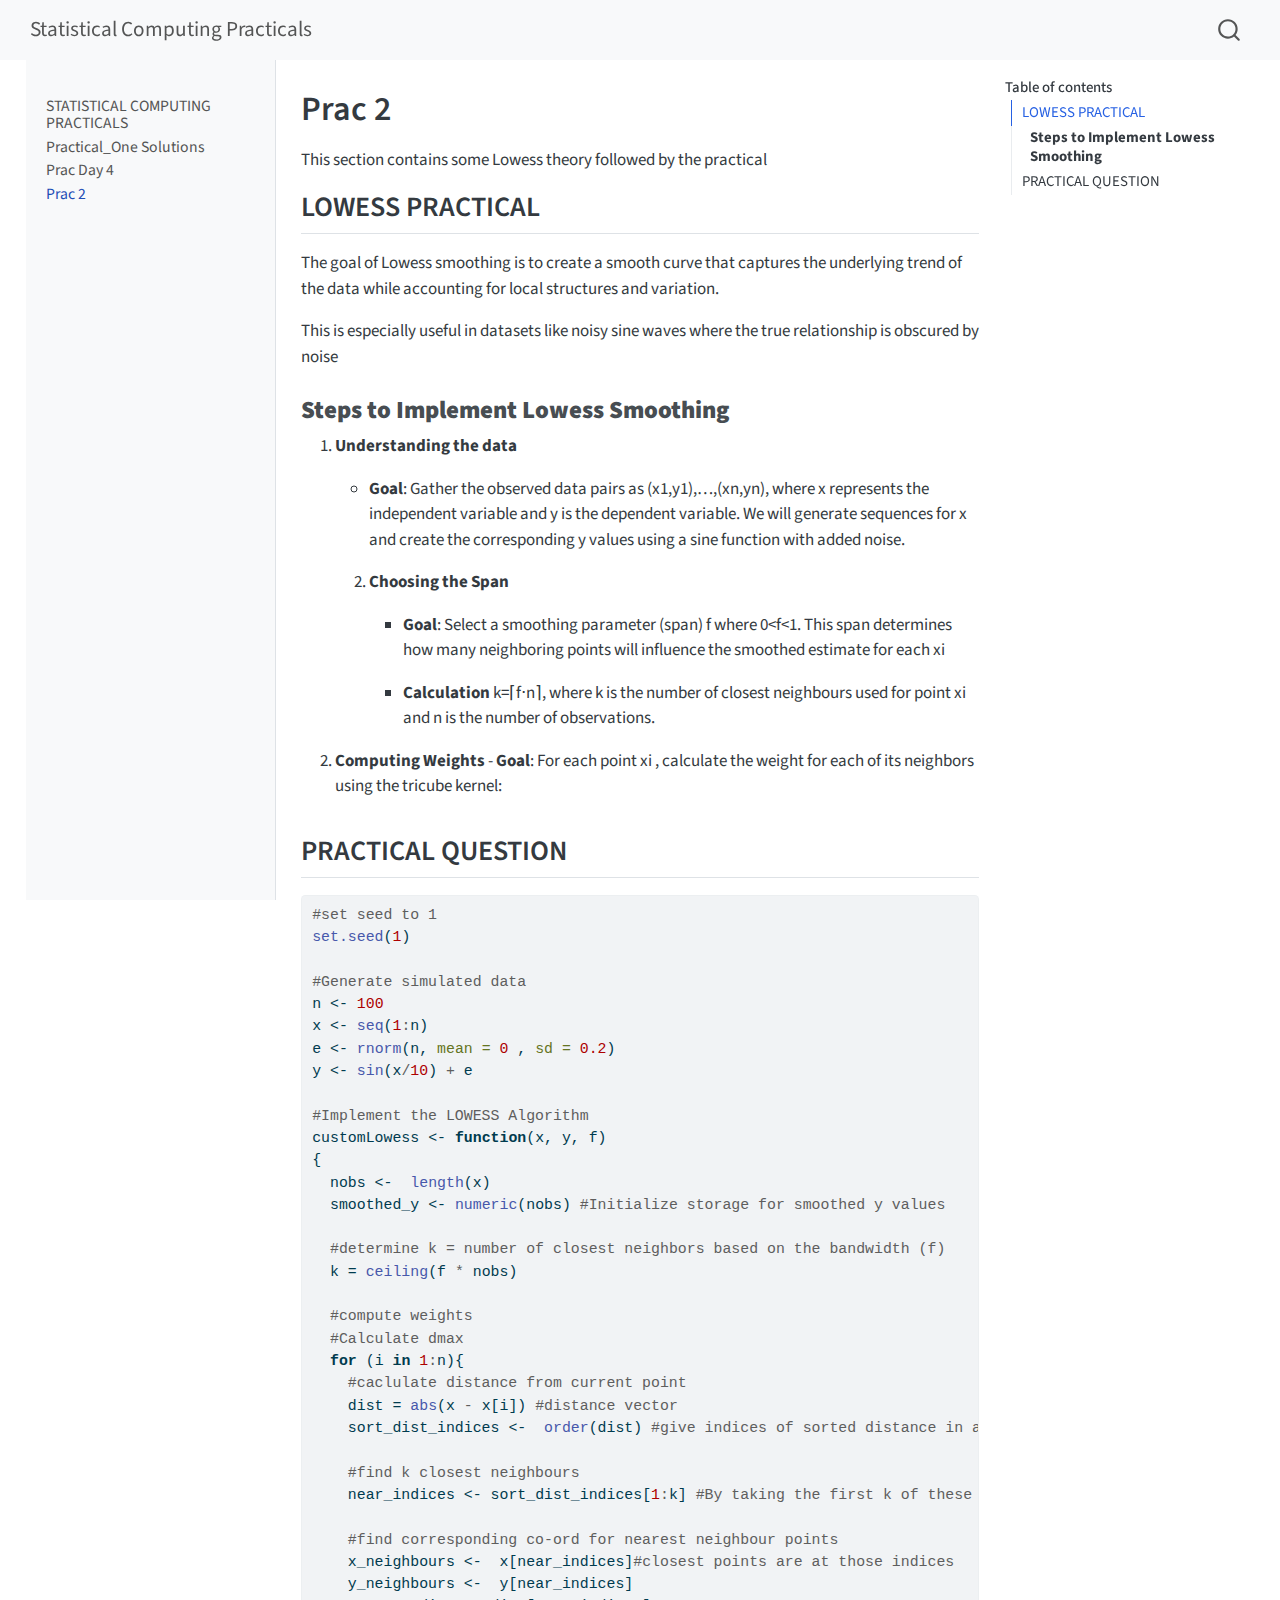
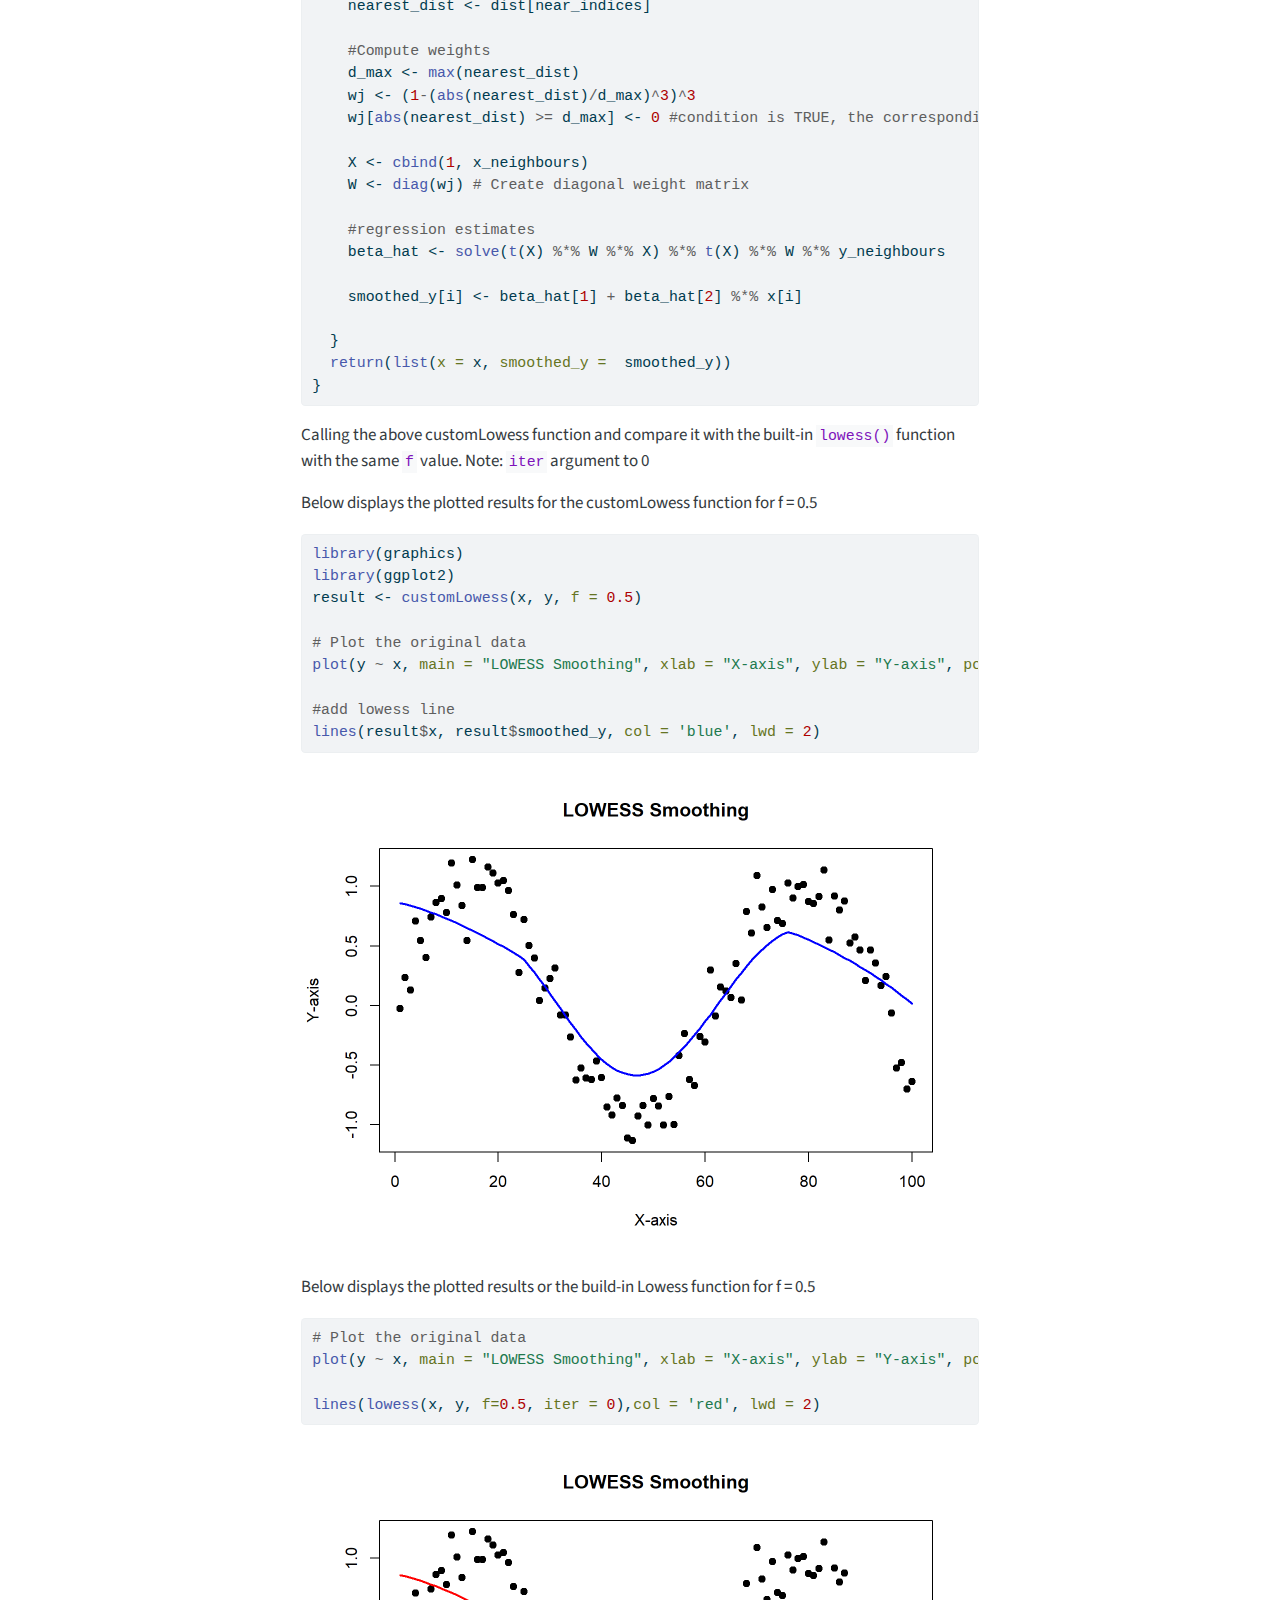
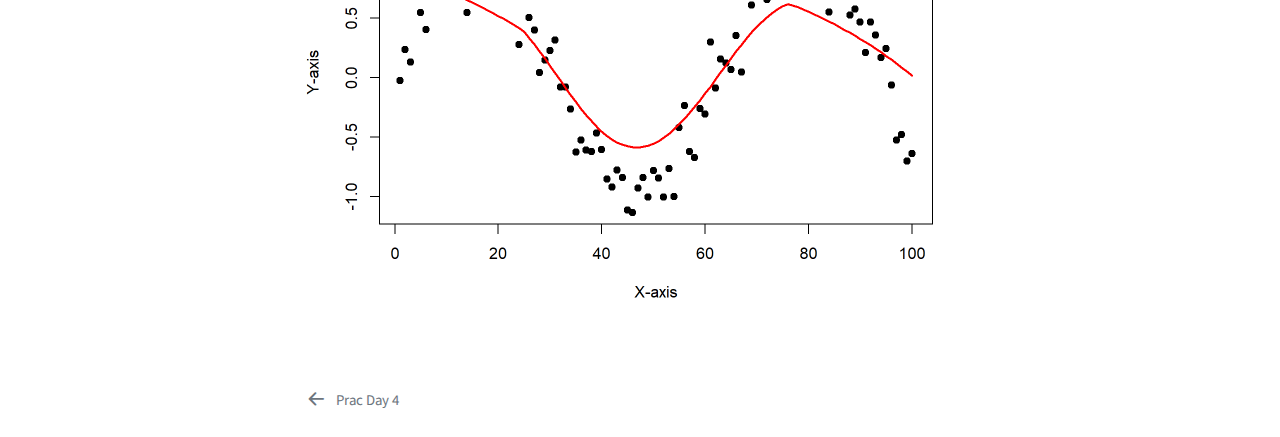
<file: qmd files/docs/prac_2.html>
<!DOCTYPE html>
<html xmlns="http://www.w3.org/1999/xhtml" lang="en" xml:lang="en"><head>

<meta charset="utf-8">
<meta name="generator" content="quarto-1.5.57">

<meta name="viewport" content="width=device-width, initial-scale=1.0, user-scalable=yes">


<title>Prac 2 – Statistical Computing Practicals</title>
<style>
code{white-space: pre-wrap;}
span.smallcaps{font-variant: small-caps;}
div.columns{display: flex; gap: min(4vw, 1.5em);}
div.column{flex: auto; overflow-x: auto;}
div.hanging-indent{margin-left: 1.5em; text-indent: -1.5em;}
ul.task-list{list-style: none;}
ul.task-list li input[type="checkbox"] {
  width: 0.8em;
  margin: 0 0.8em 0.2em -1em; /* quarto-specific, see https://github.com/quarto-dev/quarto-cli/issues/4556 */ 
  vertical-align: middle;
}
/* CSS for syntax highlighting */
pre > code.sourceCode { white-space: pre; position: relative; }
pre > code.sourceCode > span { line-height: 1.25; }
pre > code.sourceCode > span:empty { height: 1.2em; }
.sourceCode { overflow: visible; }
code.sourceCode > span { color: inherit; text-decoration: inherit; }
div.sourceCode { margin: 1em 0; }
pre.sourceCode { margin: 0; }
@media screen {
div.sourceCode { overflow: auto; }
}
@media print {
pre > code.sourceCode { white-space: pre-wrap; }
pre > code.sourceCode > span { display: inline-block; text-indent: -5em; padding-left: 5em; }
}
pre.numberSource code
  { counter-reset: source-line 0; }
pre.numberSource code > span
  { position: relative; left: -4em; counter-increment: source-line; }
pre.numberSource code > span > a:first-child::before
  { content: counter(source-line);
    position: relative; left: -1em; text-align: right; vertical-align: baseline;
    border: none; display: inline-block;
    -webkit-touch-callout: none; -webkit-user-select: none;
    -khtml-user-select: none; -moz-user-select: none;
    -ms-user-select: none; user-select: none;
    padding: 0 4px; width: 4em;
  }
pre.numberSource { margin-left: 3em;  padding-left: 4px; }
div.sourceCode
  {   }
@media screen {
pre > code.sourceCode > span > a:first-child::before { text-decoration: underline; }
}
</style>


<script src="site_libs/quarto-nav/quarto-nav.js"></script>
<script src="site_libs/quarto-nav/headroom.min.js"></script>
<script src="site_libs/clipboard/clipboard.min.js"></script>
<script src="site_libs/quarto-search/autocomplete.umd.js"></script>
<script src="site_libs/quarto-search/fuse.min.js"></script>
<script src="site_libs/quarto-search/quarto-search.js"></script>
<meta name="quarto:offset" content="./">
<link href="./prac-day-four.html" rel="prev">
<script src="site_libs/quarto-html/quarto.js"></script>
<script src="site_libs/quarto-html/popper.min.js"></script>
<script src="site_libs/quarto-html/tippy.umd.min.js"></script>
<script src="site_libs/quarto-html/anchor.min.js"></script>
<link href="site_libs/quarto-html/tippy.css" rel="stylesheet">
<link href="site_libs/quarto-html/quarto-syntax-highlighting.css" rel="stylesheet" id="quarto-text-highlighting-styles">
<script src="site_libs/bootstrap/bootstrap.min.js"></script>
<link href="site_libs/bootstrap/bootstrap-icons.css" rel="stylesheet">
<link href="site_libs/bootstrap/bootstrap.min.css" rel="stylesheet" id="quarto-bootstrap" data-mode="light">
<script id="quarto-search-options" type="application/json">{
  "location": "navbar",
  "copy-button": false,
  "collapse-after": 3,
  "panel-placement": "end",
  "type": "overlay",
  "limit": 50,
  "keyboard-shortcut": [
    "f",
    "/",
    "s"
  ],
  "show-item-context": false,
  "language": {
    "search-no-results-text": "No results",
    "search-matching-documents-text": "matching documents",
    "search-copy-link-title": "Copy link to search",
    "search-hide-matches-text": "Hide additional matches",
    "search-more-match-text": "more match in this document",
    "search-more-matches-text": "more matches in this document",
    "search-clear-button-title": "Clear",
    "search-text-placeholder": "",
    "search-detached-cancel-button-title": "Cancel",
    "search-submit-button-title": "Submit",
    "search-label": "Search"
  }
}</script>


</head>

<body class="nav-sidebar floating nav-fixed">

<div id="quarto-search-results"></div>
  <header id="quarto-header" class="headroom fixed-top">
    <nav class="navbar navbar-expand-lg " data-bs-theme="dark">
      <div class="navbar-container container-fluid">
      <div class="navbar-brand-container mx-auto">
    <a class="navbar-brand" href="./index.html">
    <span class="navbar-title">Statistical Computing Practicals</span>
    </a>
  </div>
        <div class="quarto-navbar-tools tools-end">
</div>
          <div id="quarto-search" class="" title="Search"></div>
      </div> <!-- /container-fluid -->
    </nav>
  <nav class="quarto-secondary-nav">
    <div class="container-fluid d-flex">
      <button type="button" class="quarto-btn-toggle btn" data-bs-toggle="collapse" role="button" data-bs-target=".quarto-sidebar-collapse-item" aria-controls="quarto-sidebar" aria-expanded="false" aria-label="Toggle sidebar navigation" onclick="if (window.quartoToggleHeadroom) { window.quartoToggleHeadroom(); }">
        <i class="bi bi-layout-text-sidebar-reverse"></i>
      </button>
        <nav class="quarto-page-breadcrumbs" aria-label="breadcrumb"><ol class="breadcrumb"><li class="breadcrumb-item"><a href="./prac_2.html"><span class="chapter-title">Prac 2</span></a></li></ol></nav>
        <a class="flex-grow-1" role="navigation" data-bs-toggle="collapse" data-bs-target=".quarto-sidebar-collapse-item" aria-controls="quarto-sidebar" aria-expanded="false" aria-label="Toggle sidebar navigation" onclick="if (window.quartoToggleHeadroom) { window.quartoToggleHeadroom(); }">      
        </a>
    </div>
  </nav>
</header>
<!-- content -->
<div id="quarto-content" class="quarto-container page-columns page-rows-contents page-layout-article page-navbar">
<!-- sidebar -->
  <nav id="quarto-sidebar" class="sidebar collapse collapse-horizontal quarto-sidebar-collapse-item sidebar-navigation floating overflow-auto">
    <div class="sidebar-menu-container"> 
    <ul class="list-unstyled mt-1">
        <li class="sidebar-item">
  <div class="sidebar-item-container"> 
  <a href="./index.html" class="sidebar-item-text sidebar-link"><span class="chapter-title">STATISTICAL COMPUTING PRACTICALS</span></a>
  </div>
</li>
        <li class="sidebar-item">
  <div class="sidebar-item-container"> 
  <a href="./PRAC_1.html" class="sidebar-item-text sidebar-link"><span class="chapter-title">Practical_One Solutions</span></a>
  </div>
</li>
        <li class="sidebar-item">
  <div class="sidebar-item-container"> 
  <a href="./prac-day-four.html" class="sidebar-item-text sidebar-link"><span class="chapter-title">Prac Day 4</span></a>
  </div>
</li>
        <li class="sidebar-item">
  <div class="sidebar-item-container"> 
  <a href="./prac_2.html" class="sidebar-item-text sidebar-link active"><span class="chapter-title">Prac 2</span></a>
  </div>
</li>
    </ul>
    </div>
</nav>
<div id="quarto-sidebar-glass" class="quarto-sidebar-collapse-item" data-bs-toggle="collapse" data-bs-target=".quarto-sidebar-collapse-item"></div>
<!-- margin-sidebar -->
    <div id="quarto-margin-sidebar" class="sidebar margin-sidebar">
        <nav id="TOC" role="doc-toc" class="toc-active">
    <h2 id="toc-title">Table of contents</h2>
   
  <ul>
  <li><a href="#lowess-practical" id="toc-lowess-practical" class="nav-link active" data-scroll-target="#lowess-practical">LOWESS PRACTICAL</a>
  <ul class="collapse">
  <li><a href="#steps-to-implement-lowess-smoothing" id="toc-steps-to-implement-lowess-smoothing" class="nav-link" data-scroll-target="#steps-to-implement-lowess-smoothing"><strong>Steps to Implement Lowess Smoothing</strong></a></li>
  </ul></li>
  <li><a href="#practical-question" id="toc-practical-question" class="nav-link" data-scroll-target="#practical-question">PRACTICAL QUESTION</a></li>
  </ul>
</nav>
    </div>
<!-- main -->
<main class="content" id="quarto-document-content">

<header id="title-block-header" class="quarto-title-block default">
<div class="quarto-title">
<h1 class="title"><span class="chapter-title">Prac 2</span></h1>
</div>



<div class="quarto-title-meta">

    
  
    
  </div>
  


</header>


<p>This section contains some Lowess theory followed by the practical</p>
<section id="lowess-practical" class="level2">
<h2 class="anchored" data-anchor-id="lowess-practical">LOWESS PRACTICAL</h2>
<p>The goal of Lowess smoothing is to create a smooth curve that captures the underlying trend of the data while accounting for local structures and variation.</p>
<p>This is especially useful in datasets like noisy sine waves where the true relationship is obscured by noise</p>
<section id="steps-to-implement-lowess-smoothing" class="level3">
<h3 class="anchored" data-anchor-id="steps-to-implement-lowess-smoothing"><strong>Steps to Implement Lowess Smoothing</strong></h3>
<ol type="1">
<li><p><strong>Understanding the data</strong></p>
<ul>
<li><strong>Goal</strong>: Gather the observed data pairs as (x1​,y1​),…,(xn​,yn​), where x represents the independent variable and y is the dependent variable. We will generate sequences for&nbsp;x and create the corresponding y values using a sine function with added noise.</li>
</ul>
<ol start="2" type="1">
<li><strong>Choosing the Span</strong>
<ul>
<li><p><strong>Goal</strong>: Select a smoothing parameter (span) f where 0&lt;f&lt;1. This span determines how many neighboring points will influence the smoothed estimate for each xi</p></li>
<li><p><strong>Calculation</strong> k=⌈f⋅n⌉, where&nbsp;k is the number of closest neighbours used for point xi and n is the number of observations.</p></li>
</ul></li>
</ol></li>
<li><p><strong>Computing Weights</strong> - <strong>Goal</strong>: For each point xi , calculate the weight for each of its neighbors using the tricube kernel:</p></li>
</ol>
</section>
</section>
<section id="practical-question" class="level2">
<h2 class="anchored" data-anchor-id="practical-question">PRACTICAL QUESTION</h2>
<div class="cell">
<div class="sourceCode cell-code" id="cb1"><pre class="sourceCode r code-with-copy"><code class="sourceCode r"><span id="cb1-1"><a href="#cb1-1" aria-hidden="true" tabindex="-1"></a><span class="co">#set seed to 1</span></span>
<span id="cb1-2"><a href="#cb1-2" aria-hidden="true" tabindex="-1"></a><span class="fu">set.seed</span>(<span class="dv">1</span>)</span>
<span id="cb1-3"><a href="#cb1-3" aria-hidden="true" tabindex="-1"></a></span>
<span id="cb1-4"><a href="#cb1-4" aria-hidden="true" tabindex="-1"></a><span class="co">#Generate simulated data </span></span>
<span id="cb1-5"><a href="#cb1-5" aria-hidden="true" tabindex="-1"></a>n <span class="ot">&lt;-</span> <span class="dv">100</span></span>
<span id="cb1-6"><a href="#cb1-6" aria-hidden="true" tabindex="-1"></a>x <span class="ot">&lt;-</span> <span class="fu">seq</span>(<span class="dv">1</span><span class="sc">:</span>n)</span>
<span id="cb1-7"><a href="#cb1-7" aria-hidden="true" tabindex="-1"></a>e <span class="ot">&lt;-</span> <span class="fu">rnorm</span>(n, <span class="at">mean =</span> <span class="dv">0</span> , <span class="at">sd =</span> <span class="fl">0.2</span>)</span>
<span id="cb1-8"><a href="#cb1-8" aria-hidden="true" tabindex="-1"></a>y <span class="ot">&lt;-</span> <span class="fu">sin</span>(x<span class="sc">/</span><span class="dv">10</span>) <span class="sc">+</span> e</span>
<span id="cb1-9"><a href="#cb1-9" aria-hidden="true" tabindex="-1"></a></span>
<span id="cb1-10"><a href="#cb1-10" aria-hidden="true" tabindex="-1"></a><span class="co">#Implement the LOWESS Algorithm</span></span>
<span id="cb1-11"><a href="#cb1-11" aria-hidden="true" tabindex="-1"></a>customLowess <span class="ot">&lt;-</span> <span class="cf">function</span>(x, y, f)</span>
<span id="cb1-12"><a href="#cb1-12" aria-hidden="true" tabindex="-1"></a>{</span>
<span id="cb1-13"><a href="#cb1-13" aria-hidden="true" tabindex="-1"></a>  nobs <span class="ot">&lt;-</span>  <span class="fu">length</span>(x)</span>
<span id="cb1-14"><a href="#cb1-14" aria-hidden="true" tabindex="-1"></a>  smoothed_y <span class="ot">&lt;-</span> <span class="fu">numeric</span>(nobs) <span class="co">#Initialize storage for smoothed y values </span></span>
<span id="cb1-15"><a href="#cb1-15" aria-hidden="true" tabindex="-1"></a>  </span>
<span id="cb1-16"><a href="#cb1-16" aria-hidden="true" tabindex="-1"></a>  <span class="co">#determine k = number of closest neighbors based on the bandwidth (f)</span></span>
<span id="cb1-17"><a href="#cb1-17" aria-hidden="true" tabindex="-1"></a>  k <span class="ot">=</span> <span class="fu">ceiling</span>(f <span class="sc">*</span> nobs)</span>
<span id="cb1-18"><a href="#cb1-18" aria-hidden="true" tabindex="-1"></a>  </span>
<span id="cb1-19"><a href="#cb1-19" aria-hidden="true" tabindex="-1"></a>  <span class="co">#compute weights </span></span>
<span id="cb1-20"><a href="#cb1-20" aria-hidden="true" tabindex="-1"></a>  <span class="co">#Calculate dmax </span></span>
<span id="cb1-21"><a href="#cb1-21" aria-hidden="true" tabindex="-1"></a>  <span class="cf">for</span> (i <span class="cf">in</span> <span class="dv">1</span><span class="sc">:</span>n){</span>
<span id="cb1-22"><a href="#cb1-22" aria-hidden="true" tabindex="-1"></a>    <span class="co">#caclulate distance from current point </span></span>
<span id="cb1-23"><a href="#cb1-23" aria-hidden="true" tabindex="-1"></a>    dist <span class="ot">=</span> <span class="fu">abs</span>(x <span class="sc">-</span> x[i]) <span class="co">#distance vector</span></span>
<span id="cb1-24"><a href="#cb1-24" aria-hidden="true" tabindex="-1"></a>    sort_dist_indices <span class="ot">&lt;-</span>  <span class="fu">order</span>(dist) <span class="co">#give indices of sorted distance in ascending order </span></span>
<span id="cb1-25"><a href="#cb1-25" aria-hidden="true" tabindex="-1"></a>    </span>
<span id="cb1-26"><a href="#cb1-26" aria-hidden="true" tabindex="-1"></a>    <span class="co">#find k closest neighbours </span></span>
<span id="cb1-27"><a href="#cb1-27" aria-hidden="true" tabindex="-1"></a>    near_indices <span class="ot">&lt;-</span> sort_dist_indices[<span class="dv">1</span><span class="sc">:</span>k] <span class="co">#By taking the first k of these sorted indices, we get the indices of the nearest points</span></span>
<span id="cb1-28"><a href="#cb1-28" aria-hidden="true" tabindex="-1"></a>    </span>
<span id="cb1-29"><a href="#cb1-29" aria-hidden="true" tabindex="-1"></a>    <span class="co">#find corresponding co-ord for nearest neighbour points </span></span>
<span id="cb1-30"><a href="#cb1-30" aria-hidden="true" tabindex="-1"></a>    x_neighbours <span class="ot">&lt;-</span>  x[near_indices]<span class="co">#closest points are at those indices</span></span>
<span id="cb1-31"><a href="#cb1-31" aria-hidden="true" tabindex="-1"></a>    y_neighbours <span class="ot">&lt;-</span>  y[near_indices]</span>
<span id="cb1-32"><a href="#cb1-32" aria-hidden="true" tabindex="-1"></a>    nearest_dist <span class="ot">&lt;-</span> dist[near_indices]</span>
<span id="cb1-33"><a href="#cb1-33" aria-hidden="true" tabindex="-1"></a>    </span>
<span id="cb1-34"><a href="#cb1-34" aria-hidden="true" tabindex="-1"></a>    <span class="co">#Compute weights</span></span>
<span id="cb1-35"><a href="#cb1-35" aria-hidden="true" tabindex="-1"></a>    d_max <span class="ot">&lt;-</span> <span class="fu">max</span>(nearest_dist)</span>
<span id="cb1-36"><a href="#cb1-36" aria-hidden="true" tabindex="-1"></a>    wj <span class="ot">&lt;-</span> (<span class="dv">1</span><span class="sc">-</span>(<span class="fu">abs</span>(nearest_dist)<span class="sc">/</span>d_max)<span class="sc">^</span><span class="dv">3</span>)<span class="sc">^</span><span class="dv">3</span></span>
<span id="cb1-37"><a href="#cb1-37" aria-hidden="true" tabindex="-1"></a>    wj[<span class="fu">abs</span>(nearest_dist) <span class="sc">&gt;=</span> d_max] <span class="ot">&lt;-</span> <span class="dv">0</span> <span class="co">#condition is TRUE, the corresponding weight in the weights vector is set to 0</span></span>
<span id="cb1-38"><a href="#cb1-38" aria-hidden="true" tabindex="-1"></a>    </span>
<span id="cb1-39"><a href="#cb1-39" aria-hidden="true" tabindex="-1"></a>    X <span class="ot">&lt;-</span> <span class="fu">cbind</span>(<span class="dv">1</span>, x_neighbours)</span>
<span id="cb1-40"><a href="#cb1-40" aria-hidden="true" tabindex="-1"></a>    W <span class="ot">&lt;-</span> <span class="fu">diag</span>(wj) <span class="co"># Create diagonal weight matrix  </span></span>
<span id="cb1-41"><a href="#cb1-41" aria-hidden="true" tabindex="-1"></a>    </span>
<span id="cb1-42"><a href="#cb1-42" aria-hidden="true" tabindex="-1"></a>    <span class="co">#regression estimates</span></span>
<span id="cb1-43"><a href="#cb1-43" aria-hidden="true" tabindex="-1"></a>    beta_hat <span class="ot">&lt;-</span> <span class="fu">solve</span>(<span class="fu">t</span>(X) <span class="sc">%*%</span> W <span class="sc">%*%</span> X) <span class="sc">%*%</span> <span class="fu">t</span>(X) <span class="sc">%*%</span> W <span class="sc">%*%</span> y_neighbours</span>
<span id="cb1-44"><a href="#cb1-44" aria-hidden="true" tabindex="-1"></a>    </span>
<span id="cb1-45"><a href="#cb1-45" aria-hidden="true" tabindex="-1"></a>    smoothed_y[i] <span class="ot">&lt;-</span> beta_hat[<span class="dv">1</span>] <span class="sc">+</span> beta_hat[<span class="dv">2</span>] <span class="sc">%*%</span> x[i]</span>
<span id="cb1-46"><a href="#cb1-46" aria-hidden="true" tabindex="-1"></a>    </span>
<span id="cb1-47"><a href="#cb1-47" aria-hidden="true" tabindex="-1"></a>  }</span>
<span id="cb1-48"><a href="#cb1-48" aria-hidden="true" tabindex="-1"></a>  <span class="fu">return</span>(<span class="fu">list</span>(<span class="at">x =</span> x, <span class="at">smoothed_y =</span>  smoothed_y))</span>
<span id="cb1-49"><a href="#cb1-49" aria-hidden="true" tabindex="-1"></a>}</span></code><button title="Copy to Clipboard" class="code-copy-button"><i class="bi"></i></button></pre></div>
</div>
<p>Calling the above customLowess function and compare it with the built-in <code>lowess()</code>&nbsp;function with the same&nbsp;<code>f</code>&nbsp;value. Note: <code>iter</code>&nbsp;argument to 0</p>
<p>Below displays the plotted results for the customLowess function for f = 0.5</p>
<div class="cell">
<div class="sourceCode cell-code" id="cb2"><pre class="sourceCode r code-with-copy"><code class="sourceCode r"><span id="cb2-1"><a href="#cb2-1" aria-hidden="true" tabindex="-1"></a><span class="fu">library</span>(graphics)</span>
<span id="cb2-2"><a href="#cb2-2" aria-hidden="true" tabindex="-1"></a><span class="fu">library</span>(ggplot2)</span>
<span id="cb2-3"><a href="#cb2-3" aria-hidden="true" tabindex="-1"></a>result <span class="ot">&lt;-</span> <span class="fu">customLowess</span>(x, y, <span class="at">f =</span> <span class="fl">0.5</span>)</span>
<span id="cb2-4"><a href="#cb2-4" aria-hidden="true" tabindex="-1"></a></span>
<span id="cb2-5"><a href="#cb2-5" aria-hidden="true" tabindex="-1"></a><span class="co"># Plot the original data  </span></span>
<span id="cb2-6"><a href="#cb2-6" aria-hidden="true" tabindex="-1"></a><span class="fu">plot</span>(y <span class="sc">~</span> x, <span class="at">main =</span> <span class="st">"LOWESS Smoothing"</span>, <span class="at">xlab =</span> <span class="st">"X-axis"</span>, <span class="at">ylab =</span> <span class="st">"Y-axis"</span>, <span class="at">pch =</span> <span class="dv">19</span>) </span>
<span id="cb2-7"><a href="#cb2-7" aria-hidden="true" tabindex="-1"></a></span>
<span id="cb2-8"><a href="#cb2-8" aria-hidden="true" tabindex="-1"></a><span class="co">#add lowess line </span></span>
<span id="cb2-9"><a href="#cb2-9" aria-hidden="true" tabindex="-1"></a><span class="fu">lines</span>(result<span class="sc">$</span>x, result<span class="sc">$</span>smoothed_y, <span class="at">col =</span> <span class="st">'blue'</span>, <span class="at">lwd =</span> <span class="dv">2</span>)</span></code><button title="Copy to Clipboard" class="code-copy-button"><i class="bi"></i></button></pre></div>
<div class="cell-output-display">
<div>
<figure class="figure">
<p><img src="prac_2_files/figure-html/unnamed-chunk-2-1.png" class="img-fluid figure-img" width="672"></p>
</figure>
</div>
</div>
</div>
<p>Below displays the plotted results or the build-in Lowess function for f = 0.5</p>
<div class="cell">
<div class="sourceCode cell-code" id="cb3"><pre class="sourceCode r code-with-copy"><code class="sourceCode r"><span id="cb3-1"><a href="#cb3-1" aria-hidden="true" tabindex="-1"></a><span class="co"># Plot the original data  </span></span>
<span id="cb3-2"><a href="#cb3-2" aria-hidden="true" tabindex="-1"></a><span class="fu">plot</span>(y <span class="sc">~</span> x, <span class="at">main =</span> <span class="st">"LOWESS Smoothing"</span>, <span class="at">xlab =</span> <span class="st">"X-axis"</span>, <span class="at">ylab =</span> <span class="st">"Y-axis"</span>, <span class="at">pch =</span> <span class="dv">19</span>) </span>
<span id="cb3-3"><a href="#cb3-3" aria-hidden="true" tabindex="-1"></a></span>
<span id="cb3-4"><a href="#cb3-4" aria-hidden="true" tabindex="-1"></a><span class="fu">lines</span>(<span class="fu">lowess</span>(x, y, <span class="at">f=</span><span class="fl">0.5</span>, <span class="at">iter =</span> <span class="dv">0</span>),<span class="at">col =</span> <span class="st">'red'</span>, <span class="at">lwd =</span> <span class="dv">2</span>)</span></code><button title="Copy to Clipboard" class="code-copy-button"><i class="bi"></i></button></pre></div>
<div class="cell-output-display">
<div>
<figure class="figure">
<p><img src="prac_2_files/figure-html/unnamed-chunk-3-1.png" class="img-fluid figure-img" width="672"></p>
</figure>
</div>
</div>
</div>


</section>

</main> <!-- /main -->
<script id="quarto-html-after-body" type="application/javascript">
window.document.addEventListener("DOMContentLoaded", function (event) {
  const toggleBodyColorMode = (bsSheetEl) => {
    const mode = bsSheetEl.getAttribute("data-mode");
    const bodyEl = window.document.querySelector("body");
    if (mode === "dark") {
      bodyEl.classList.add("quarto-dark");
      bodyEl.classList.remove("quarto-light");
    } else {
      bodyEl.classList.add("quarto-light");
      bodyEl.classList.remove("quarto-dark");
    }
  }
  const toggleBodyColorPrimary = () => {
    const bsSheetEl = window.document.querySelector("link#quarto-bootstrap");
    if (bsSheetEl) {
      toggleBodyColorMode(bsSheetEl);
    }
  }
  toggleBodyColorPrimary();  
  const icon = "";
  const anchorJS = new window.AnchorJS();
  anchorJS.options = {
    placement: 'right',
    icon: icon
  };
  anchorJS.add('.anchored');
  const isCodeAnnotation = (el) => {
    for (const clz of el.classList) {
      if (clz.startsWith('code-annotation-')) {                     
        return true;
      }
    }
    return false;
  }
  const onCopySuccess = function(e) {
    // button target
    const button = e.trigger;
    // don't keep focus
    button.blur();
    // flash "checked"
    button.classList.add('code-copy-button-checked');
    var currentTitle = button.getAttribute("title");
    button.setAttribute("title", "Copied!");
    let tooltip;
    if (window.bootstrap) {
      button.setAttribute("data-bs-toggle", "tooltip");
      button.setAttribute("data-bs-placement", "left");
      button.setAttribute("data-bs-title", "Copied!");
      tooltip = new bootstrap.Tooltip(button, 
        { trigger: "manual", 
          customClass: "code-copy-button-tooltip",
          offset: [0, -8]});
      tooltip.show();    
    }
    setTimeout(function() {
      if (tooltip) {
        tooltip.hide();
        button.removeAttribute("data-bs-title");
        button.removeAttribute("data-bs-toggle");
        button.removeAttribute("data-bs-placement");
      }
      button.setAttribute("title", currentTitle);
      button.classList.remove('code-copy-button-checked');
    }, 1000);
    // clear code selection
    e.clearSelection();
  }
  const getTextToCopy = function(trigger) {
      const codeEl = trigger.previousElementSibling.cloneNode(true);
      for (const childEl of codeEl.children) {
        if (isCodeAnnotation(childEl)) {
          childEl.remove();
        }
      }
      return codeEl.innerText;
  }
  const clipboard = new window.ClipboardJS('.code-copy-button:not([data-in-quarto-modal])', {
    text: getTextToCopy
  });
  clipboard.on('success', onCopySuccess);
  if (window.document.getElementById('quarto-embedded-source-code-modal')) {
    // For code content inside modals, clipBoardJS needs to be initialized with a container option
    // TODO: Check when it could be a function (https://github.com/zenorocha/clipboard.js/issues/860)
    const clipboardModal = new window.ClipboardJS('.code-copy-button[data-in-quarto-modal]', {
      text: getTextToCopy,
      container: window.document.getElementById('quarto-embedded-source-code-modal')
    });
    clipboardModal.on('success', onCopySuccess);
  }
    var localhostRegex = new RegExp(/^(?:http|https):\/\/localhost\:?[0-9]*\//);
    var mailtoRegex = new RegExp(/^mailto:/);
      var filterRegex = new RegExp('/' + window.location.host + '/');
    var isInternal = (href) => {
        return filterRegex.test(href) || localhostRegex.test(href) || mailtoRegex.test(href);
    }
    // Inspect non-navigation links and adorn them if external
 	var links = window.document.querySelectorAll('a[href]:not(.nav-link):not(.navbar-brand):not(.toc-action):not(.sidebar-link):not(.sidebar-item-toggle):not(.pagination-link):not(.no-external):not([aria-hidden]):not(.dropdown-item):not(.quarto-navigation-tool):not(.about-link)');
    for (var i=0; i<links.length; i++) {
      const link = links[i];
      if (!isInternal(link.href)) {
        // undo the damage that might have been done by quarto-nav.js in the case of
        // links that we want to consider external
        if (link.dataset.originalHref !== undefined) {
          link.href = link.dataset.originalHref;
        }
      }
    }
  function tippyHover(el, contentFn, onTriggerFn, onUntriggerFn) {
    const config = {
      allowHTML: true,
      maxWidth: 500,
      delay: 100,
      arrow: false,
      appendTo: function(el) {
          return el.parentElement;
      },
      interactive: true,
      interactiveBorder: 10,
      theme: 'quarto',
      placement: 'bottom-start',
    };
    if (contentFn) {
      config.content = contentFn;
    }
    if (onTriggerFn) {
      config.onTrigger = onTriggerFn;
    }
    if (onUntriggerFn) {
      config.onUntrigger = onUntriggerFn;
    }
    window.tippy(el, config); 
  }
  const noterefs = window.document.querySelectorAll('a[role="doc-noteref"]');
  for (var i=0; i<noterefs.length; i++) {
    const ref = noterefs[i];
    tippyHover(ref, function() {
      // use id or data attribute instead here
      let href = ref.getAttribute('data-footnote-href') || ref.getAttribute('href');
      try { href = new URL(href).hash; } catch {}
      const id = href.replace(/^#\/?/, "");
      const note = window.document.getElementById(id);
      if (note) {
        return note.innerHTML;
      } else {
        return "";
      }
    });
  }
  const xrefs = window.document.querySelectorAll('a.quarto-xref');
  const processXRef = (id, note) => {
    // Strip column container classes
    const stripColumnClz = (el) => {
      el.classList.remove("page-full", "page-columns");
      if (el.children) {
        for (const child of el.children) {
          stripColumnClz(child);
        }
      }
    }
    stripColumnClz(note)
    if (id === null || id.startsWith('sec-')) {
      // Special case sections, only their first couple elements
      const container = document.createElement("div");
      if (note.children && note.children.length > 2) {
        container.appendChild(note.children[0].cloneNode(true));
        for (let i = 1; i < note.children.length; i++) {
          const child = note.children[i];
          if (child.tagName === "P" && child.innerText === "") {
            continue;
          } else {
            container.appendChild(child.cloneNode(true));
            break;
          }
        }
        if (window.Quarto?.typesetMath) {
          window.Quarto.typesetMath(container);
        }
        return container.innerHTML
      } else {
        if (window.Quarto?.typesetMath) {
          window.Quarto.typesetMath(note);
        }
        return note.innerHTML;
      }
    } else {
      // Remove any anchor links if they are present
      const anchorLink = note.querySelector('a.anchorjs-link');
      if (anchorLink) {
        anchorLink.remove();
      }
      if (window.Quarto?.typesetMath) {
        window.Quarto.typesetMath(note);
      }
      // TODO in 1.5, we should make sure this works without a callout special case
      if (note.classList.contains("callout")) {
        return note.outerHTML;
      } else {
        return note.innerHTML;
      }
    }
  }
  for (var i=0; i<xrefs.length; i++) {
    const xref = xrefs[i];
    tippyHover(xref, undefined, function(instance) {
      instance.disable();
      let url = xref.getAttribute('href');
      let hash = undefined; 
      if (url.startsWith('#')) {
        hash = url;
      } else {
        try { hash = new URL(url).hash; } catch {}
      }
      if (hash) {
        const id = hash.replace(/^#\/?/, "");
        const note = window.document.getElementById(id);
        if (note !== null) {
          try {
            const html = processXRef(id, note.cloneNode(true));
            instance.setContent(html);
          } finally {
            instance.enable();
            instance.show();
          }
        } else {
          // See if we can fetch this
          fetch(url.split('#')[0])
          .then(res => res.text())
          .then(html => {
            const parser = new DOMParser();
            const htmlDoc = parser.parseFromString(html, "text/html");
            const note = htmlDoc.getElementById(id);
            if (note !== null) {
              const html = processXRef(id, note);
              instance.setContent(html);
            } 
          }).finally(() => {
            instance.enable();
            instance.show();
          });
        }
      } else {
        // See if we can fetch a full url (with no hash to target)
        // This is a special case and we should probably do some content thinning / targeting
        fetch(url)
        .then(res => res.text())
        .then(html => {
          const parser = new DOMParser();
          const htmlDoc = parser.parseFromString(html, "text/html");
          const note = htmlDoc.querySelector('main.content');
          if (note !== null) {
            // This should only happen for chapter cross references
            // (since there is no id in the URL)
            // remove the first header
            if (note.children.length > 0 && note.children[0].tagName === "HEADER") {
              note.children[0].remove();
            }
            const html = processXRef(null, note);
            instance.setContent(html);
          } 
        }).finally(() => {
          instance.enable();
          instance.show();
        });
      }
    }, function(instance) {
    });
  }
      let selectedAnnoteEl;
      const selectorForAnnotation = ( cell, annotation) => {
        let cellAttr = 'data-code-cell="' + cell + '"';
        let lineAttr = 'data-code-annotation="' +  annotation + '"';
        const selector = 'span[' + cellAttr + '][' + lineAttr + ']';
        return selector;
      }
      const selectCodeLines = (annoteEl) => {
        const doc = window.document;
        const targetCell = annoteEl.getAttribute("data-target-cell");
        const targetAnnotation = annoteEl.getAttribute("data-target-annotation");
        const annoteSpan = window.document.querySelector(selectorForAnnotation(targetCell, targetAnnotation));
        const lines = annoteSpan.getAttribute("data-code-lines").split(",");
        const lineIds = lines.map((line) => {
          return targetCell + "-" + line;
        })
        let top = null;
        let height = null;
        let parent = null;
        if (lineIds.length > 0) {
            //compute the position of the single el (top and bottom and make a div)
            const el = window.document.getElementById(lineIds[0]);
            top = el.offsetTop;
            height = el.offsetHeight;
            parent = el.parentElement.parentElement;
          if (lineIds.length > 1) {
            const lastEl = window.document.getElementById(lineIds[lineIds.length - 1]);
            const bottom = lastEl.offsetTop + lastEl.offsetHeight;
            height = bottom - top;
          }
          if (top !== null && height !== null && parent !== null) {
            // cook up a div (if necessary) and position it 
            let div = window.document.getElementById("code-annotation-line-highlight");
            if (div === null) {
              div = window.document.createElement("div");
              div.setAttribute("id", "code-annotation-line-highlight");
              div.style.position = 'absolute';
              parent.appendChild(div);
            }
            div.style.top = top - 2 + "px";
            div.style.height = height + 4 + "px";
            div.style.left = 0;
            let gutterDiv = window.document.getElementById("code-annotation-line-highlight-gutter");
            if (gutterDiv === null) {
              gutterDiv = window.document.createElement("div");
              gutterDiv.setAttribute("id", "code-annotation-line-highlight-gutter");
              gutterDiv.style.position = 'absolute';
              const codeCell = window.document.getElementById(targetCell);
              const gutter = codeCell.querySelector('.code-annotation-gutter');
              gutter.appendChild(gutterDiv);
            }
            gutterDiv.style.top = top - 2 + "px";
            gutterDiv.style.height = height + 4 + "px";
          }
          selectedAnnoteEl = annoteEl;
        }
      };
      const unselectCodeLines = () => {
        const elementsIds = ["code-annotation-line-highlight", "code-annotation-line-highlight-gutter"];
        elementsIds.forEach((elId) => {
          const div = window.document.getElementById(elId);
          if (div) {
            div.remove();
          }
        });
        selectedAnnoteEl = undefined;
      };
        // Handle positioning of the toggle
    window.addEventListener(
      "resize",
      throttle(() => {
        elRect = undefined;
        if (selectedAnnoteEl) {
          selectCodeLines(selectedAnnoteEl);
        }
      }, 10)
    );
    function throttle(fn, ms) {
    let throttle = false;
    let timer;
      return (...args) => {
        if(!throttle) { // first call gets through
            fn.apply(this, args);
            throttle = true;
        } else { // all the others get throttled
            if(timer) clearTimeout(timer); // cancel #2
            timer = setTimeout(() => {
              fn.apply(this, args);
              timer = throttle = false;
            }, ms);
        }
      };
    }
      // Attach click handler to the DT
      const annoteDls = window.document.querySelectorAll('dt[data-target-cell]');
      for (const annoteDlNode of annoteDls) {
        annoteDlNode.addEventListener('click', (event) => {
          const clickedEl = event.target;
          if (clickedEl !== selectedAnnoteEl) {
            unselectCodeLines();
            const activeEl = window.document.querySelector('dt[data-target-cell].code-annotation-active');
            if (activeEl) {
              activeEl.classList.remove('code-annotation-active');
            }
            selectCodeLines(clickedEl);
            clickedEl.classList.add('code-annotation-active');
          } else {
            // Unselect the line
            unselectCodeLines();
            clickedEl.classList.remove('code-annotation-active');
          }
        });
      }
  const findCites = (el) => {
    const parentEl = el.parentElement;
    if (parentEl) {
      const cites = parentEl.dataset.cites;
      if (cites) {
        return {
          el,
          cites: cites.split(' ')
        };
      } else {
        return findCites(el.parentElement)
      }
    } else {
      return undefined;
    }
  };
  var bibliorefs = window.document.querySelectorAll('a[role="doc-biblioref"]');
  for (var i=0; i<bibliorefs.length; i++) {
    const ref = bibliorefs[i];
    const citeInfo = findCites(ref);
    if (citeInfo) {
      tippyHover(citeInfo.el, function() {
        var popup = window.document.createElement('div');
        citeInfo.cites.forEach(function(cite) {
          var citeDiv = window.document.createElement('div');
          citeDiv.classList.add('hanging-indent');
          citeDiv.classList.add('csl-entry');
          var biblioDiv = window.document.getElementById('ref-' + cite);
          if (biblioDiv) {
            citeDiv.innerHTML = biblioDiv.innerHTML;
          }
          popup.appendChild(citeDiv);
        });
        return popup.innerHTML;
      });
    }
  }
});
</script>
<nav class="page-navigation">
  <div class="nav-page nav-page-previous">
      <a href="./prac-day-four.html" class="pagination-link" aria-label="Prac Day 4">
        <i class="bi bi-arrow-left-short"></i> <span class="nav-page-text"><span class="chapter-title">Prac Day 4</span></span>
      </a>          
  </div>
  <div class="nav-page nav-page-next">
  </div>
</nav>
</div> <!-- /content -->




</body></html>
</file>
<file: docs/site_libs/quarto-html/tippy.css>
.tippy-box[data-animation=fade][data-state=hidden]{opacity:0}[data-tippy-root]{max-width:calc(100vw - 10px)}.tippy-box{position:relative;background-color:#333;color:#fff;border-radius:4px;font-size:14px;line-height:1.4;white-space:normal;outline:0;transition-property:transform,visibility,opacity}.tippy-box[data-placement^=top]>.tippy-arrow{bottom:0}.tippy-box[data-placement^=top]>.tippy-arrow:before{bottom:-7px;left:0;border-width:8px 8px 0;border-top-color:initial;transform-origin:center top}.tippy-box[data-placement^=bottom]>.tippy-arrow{top:0}.tippy-box[data-placement^=bottom]>.tippy-arrow:before{top:-7px;left:0;border-width:0 8px 8px;border-bottom-color:initial;transform-origin:center bottom}.tippy-box[data-placement^=left]>.tippy-arrow{right:0}.tippy-box[data-placement^=left]>.tippy-arrow:before{border-width:8px 0 8px 8px;border-left-color:initial;right:-7px;transform-origin:center left}.tippy-box[data-placement^=right]>.tippy-arrow{left:0}.tippy-box[data-placement^=right]>.tippy-arrow:before{left:-7px;border-width:8px 8px 8px 0;border-right-color:initial;transform-origin:center right}.tippy-box[data-inertia][data-state=visible]{transition-timing-function:cubic-bezier(.54,1.5,.38,1.11)}.tippy-arrow{width:16px;height:16px;color:#333}.tippy-arrow:before{content:"";position:absolute;border-color:transparent;border-style:solid}.tippy-content{position:relative;padding:5px 9px;z-index:1}
</file>
<file: docs/site_libs/quarto-html/quarto-syntax-highlighting.css>
/* quarto syntax highlight colors */
:root {
  --quarto-hl-ot-color: #003B4F;
  --quarto-hl-at-color: #657422;
  --quarto-hl-ss-color: #20794D;
  --quarto-hl-an-color: #5E5E5E;
  --quarto-hl-fu-color: #4758AB;
  --quarto-hl-st-color: #20794D;
  --quarto-hl-cf-color: #003B4F;
  --quarto-hl-op-color: #5E5E5E;
  --quarto-hl-er-color: #AD0000;
  --quarto-hl-bn-color: #AD0000;
  --quarto-hl-al-color: #AD0000;
  --quarto-hl-va-color: #111111;
  --quarto-hl-bu-color: inherit;
  --quarto-hl-ex-color: inherit;
  --quarto-hl-pp-color: #AD0000;
  --quarto-hl-in-color: #5E5E5E;
  --quarto-hl-vs-color: #20794D;
  --quarto-hl-wa-color: #5E5E5E;
  --quarto-hl-do-color: #5E5E5E;
  --quarto-hl-im-color: #00769E;
  --quarto-hl-ch-color: #20794D;
  --quarto-hl-dt-color: #AD0000;
  --quarto-hl-fl-color: #AD0000;
  --quarto-hl-co-color: #5E5E5E;
  --quarto-hl-cv-color: #5E5E5E;
  --quarto-hl-cn-color: #8f5902;
  --quarto-hl-sc-color: #5E5E5E;
  --quarto-hl-dv-color: #AD0000;
  --quarto-hl-kw-color: #003B4F;
}

/* other quarto variables */
:root {
  --quarto-font-monospace: SFMono-Regular, Menlo, Monaco, Consolas, "Liberation Mono", "Courier New", monospace;
}

pre > code.sourceCode > span {
  color: #003B4F;
}

code span {
  color: #003B4F;
}

code.sourceCode > span {
  color: #003B4F;
}

div.sourceCode,
div.sourceCode pre.sourceCode {
  color: #003B4F;
}

code span.ot {
  color: #003B4F;
  font-style: inherit;
}

code span.at {
  color: #657422;
  font-style: inherit;
}

code span.ss {
  color: #20794D;
  font-style: inherit;
}

code span.an {
  color: #5E5E5E;
  font-style: inherit;
}

code span.fu {
  color: #4758AB;
  font-style: inherit;
}

code span.st {
  color: #20794D;
  font-style: inherit;
}

code span.cf {
  color: #003B4F;
  font-weight: bold;
  font-style: inherit;
}

code span.op {
  color: #5E5E5E;
  font-style: inherit;
}

code span.er {
  color: #AD0000;
  font-style: inherit;
}

code span.bn {
  color: #AD0000;
  font-style: inherit;
}

code span.al {
  color: #AD0000;
  font-style: inherit;
}

code span.va {
  color: #111111;
  font-style: inherit;
}

code span.bu {
  font-style: inherit;
}

code span.ex {
  font-style: inherit;
}

code span.pp {
  color: #AD0000;
  font-style: inherit;
}

code span.in {
  color: #5E5E5E;
  font-style: inherit;
}

code span.vs {
  color: #20794D;
  font-style: inherit;
}

code span.wa {
  color: #5E5E5E;
  font-style: italic;
}

code span.do {
  color: #5E5E5E;
  font-style: italic;
}

code span.im {
  color: #00769E;
  font-style: inherit;
}

code span.ch {
  color: #20794D;
  font-style: inherit;
}

code span.dt {
  color: #AD0000;
  font-style: inherit;
}

code span.fl {
  color: #AD0000;
  font-style: inherit;
}

code span.co {
  color: #5E5E5E;
  font-style: inherit;
}

code span.cv {
  color: #5E5E5E;
  font-style: italic;
}

code span.cn {
  color: #8f5902;
  font-style: inherit;
}

code span.sc {
  color: #5E5E5E;
  font-style: inherit;
}

code span.dv {
  color: #AD0000;
  font-style: inherit;
}

code span.kw {
  color: #003B4F;
  font-weight: bold;
  font-style: inherit;
}

.prevent-inlining {
  content: "</";
}

/*# sourceMappingURL=debc5d5d77c3f9108843748ff7464032.css.map */
</file>
<file: qmd files/docs/site_libs/quarto-html/tippy.css>
.tippy-box[data-animation=fade][data-state=hidden]{opacity:0}[data-tippy-root]{max-width:calc(100vw - 10px)}.tippy-box{position:relative;background-color:#333;color:#fff;border-radius:4px;font-size:14px;line-height:1.4;white-space:normal;outline:0;transition-property:transform,visibility,opacity}.tippy-box[data-placement^=top]>.tippy-arrow{bottom:0}.tippy-box[data-placement^=top]>.tippy-arrow:before{bottom:-7px;left:0;border-width:8px 8px 0;border-top-color:initial;transform-origin:center top}.tippy-box[data-placement^=bottom]>.tippy-arrow{top:0}.tippy-box[data-placement^=bottom]>.tippy-arrow:before{top:-7px;left:0;border-width:0 8px 8px;border-bottom-color:initial;transform-origin:center bottom}.tippy-box[data-placement^=left]>.tippy-arrow{right:0}.tippy-box[data-placement^=left]>.tippy-arrow:before{border-width:8px 0 8px 8px;border-left-color:initial;right:-7px;transform-origin:center left}.tippy-box[data-placement^=right]>.tippy-arrow{left:0}.tippy-box[data-placement^=right]>.tippy-arrow:before{left:-7px;border-width:8px 8px 8px 0;border-right-color:initial;transform-origin:center right}.tippy-box[data-inertia][data-state=visible]{transition-timing-function:cubic-bezier(.54,1.5,.38,1.11)}.tippy-arrow{width:16px;height:16px;color:#333}.tippy-arrow:before{content:"";position:absolute;border-color:transparent;border-style:solid}.tippy-content{position:relative;padding:5px 9px;z-index:1}
</file>
<file: qmd files/docs/site_libs/quarto-html/quarto-syntax-highlighting.css>
/* quarto syntax highlight colors */
:root {
  --quarto-hl-ot-color: #003B4F;
  --quarto-hl-at-color: #657422;
  --quarto-hl-ss-color: #20794D;
  --quarto-hl-an-color: #5E5E5E;
  --quarto-hl-fu-color: #4758AB;
  --quarto-hl-st-color: #20794D;
  --quarto-hl-cf-color: #003B4F;
  --quarto-hl-op-color: #5E5E5E;
  --quarto-hl-er-color: #AD0000;
  --quarto-hl-bn-color: #AD0000;
  --quarto-hl-al-color: #AD0000;
  --quarto-hl-va-color: #111111;
  --quarto-hl-bu-color: inherit;
  --quarto-hl-ex-color: inherit;
  --quarto-hl-pp-color: #AD0000;
  --quarto-hl-in-color: #5E5E5E;
  --quarto-hl-vs-color: #20794D;
  --quarto-hl-wa-color: #5E5E5E;
  --quarto-hl-do-color: #5E5E5E;
  --quarto-hl-im-color: #00769E;
  --quarto-hl-ch-color: #20794D;
  --quarto-hl-dt-color: #AD0000;
  --quarto-hl-fl-color: #AD0000;
  --quarto-hl-co-color: #5E5E5E;
  --quarto-hl-cv-color: #5E5E5E;
  --quarto-hl-cn-color: #8f5902;
  --quarto-hl-sc-color: #5E5E5E;
  --quarto-hl-dv-color: #AD0000;
  --quarto-hl-kw-color: #003B4F;
}

/* other quarto variables */
:root {
  --quarto-font-monospace: SFMono-Regular, Menlo, Monaco, Consolas, "Liberation Mono", "Courier New", monospace;
}

pre > code.sourceCode > span {
  color: #003B4F;
}

code span {
  color: #003B4F;
}

code.sourceCode > span {
  color: #003B4F;
}

div.sourceCode,
div.sourceCode pre.sourceCode {
  color: #003B4F;
}

code span.ot {
  color: #003B4F;
  font-style: inherit;
}

code span.at {
  color: #657422;
  font-style: inherit;
}

code span.ss {
  color: #20794D;
  font-style: inherit;
}

code span.an {
  color: #5E5E5E;
  font-style: inherit;
}

code span.fu {
  color: #4758AB;
  font-style: inherit;
}

code span.st {
  color: #20794D;
  font-style: inherit;
}

code span.cf {
  color: #003B4F;
  font-weight: bold;
  font-style: inherit;
}

code span.op {
  color: #5E5E5E;
  font-style: inherit;
}

code span.er {
  color: #AD0000;
  font-style: inherit;
}

code span.bn {
  color: #AD0000;
  font-style: inherit;
}

code span.al {
  color: #AD0000;
  font-style: inherit;
}

code span.va {
  color: #111111;
  font-style: inherit;
}

code span.bu {
  font-style: inherit;
}

code span.ex {
  font-style: inherit;
}

code span.pp {
  color: #AD0000;
  font-style: inherit;
}

code span.in {
  color: #5E5E5E;
  font-style: inherit;
}

code span.vs {
  color: #20794D;
  font-style: inherit;
}

code span.wa {
  color: #5E5E5E;
  font-style: italic;
}

code span.do {
  color: #5E5E5E;
  font-style: italic;
}

code span.im {
  color: #00769E;
  font-style: inherit;
}

code span.ch {
  color: #20794D;
  font-style: inherit;
}

code span.dt {
  color: #AD0000;
  font-style: inherit;
}

code span.fl {
  color: #AD0000;
  font-style: inherit;
}

code span.co {
  color: #5E5E5E;
  font-style: inherit;
}

code span.cv {
  color: #5E5E5E;
  font-style: italic;
}

code span.cn {
  color: #8f5902;
  font-style: inherit;
}

code span.sc {
  color: #5E5E5E;
  font-style: inherit;
}

code span.dv {
  color: #AD0000;
  font-style: inherit;
}

code span.kw {
  color: #003B4F;
  font-weight: bold;
  font-style: inherit;
}

.prevent-inlining {
  content: "</";
}

/*# sourceMappingURL=debc5d5d77c3f9108843748ff7464032.css.map */
</file>
<file: Practicals_files/libs/quarto-html/tippy.css>
.tippy-box[data-animation=fade][data-state=hidden]{opacity:0}[data-tippy-root]{max-width:calc(100vw - 10px)}.tippy-box{position:relative;background-color:#333;color:#fff;border-radius:4px;font-size:14px;line-height:1.4;white-space:normal;outline:0;transition-property:transform,visibility,opacity}.tippy-box[data-placement^=top]>.tippy-arrow{bottom:0}.tippy-box[data-placement^=top]>.tippy-arrow:before{bottom:-7px;left:0;border-width:8px 8px 0;border-top-color:initial;transform-origin:center top}.tippy-box[data-placement^=bottom]>.tippy-arrow{top:0}.tippy-box[data-placement^=bottom]>.tippy-arrow:before{top:-7px;left:0;border-width:0 8px 8px;border-bottom-color:initial;transform-origin:center bottom}.tippy-box[data-placement^=left]>.tippy-arrow{right:0}.tippy-box[data-placement^=left]>.tippy-arrow:before{border-width:8px 0 8px 8px;border-left-color:initial;right:-7px;transform-origin:center left}.tippy-box[data-placement^=right]>.tippy-arrow{left:0}.tippy-box[data-placement^=right]>.tippy-arrow:before{left:-7px;border-width:8px 8px 8px 0;border-right-color:initial;transform-origin:center right}.tippy-box[data-inertia][data-state=visible]{transition-timing-function:cubic-bezier(.54,1.5,.38,1.11)}.tippy-arrow{width:16px;height:16px;color:#333}.tippy-arrow:before{content:"";position:absolute;border-color:transparent;border-style:solid}.tippy-content{position:relative;padding:5px 9px;z-index:1}
</file>
<file: Practicals_files/libs/quarto-html/quarto-syntax-highlighting.css>
/* quarto syntax highlight colors */
:root {
  --quarto-hl-ot-color: #003B4F;
  --quarto-hl-at-color: #657422;
  --quarto-hl-ss-color: #20794D;
  --quarto-hl-an-color: #5E5E5E;
  --quarto-hl-fu-color: #4758AB;
  --quarto-hl-st-color: #20794D;
  --quarto-hl-cf-color: #003B4F;
  --quarto-hl-op-color: #5E5E5E;
  --quarto-hl-er-color: #AD0000;
  --quarto-hl-bn-color: #AD0000;
  --quarto-hl-al-color: #AD0000;
  --quarto-hl-va-color: #111111;
  --quarto-hl-bu-color: inherit;
  --quarto-hl-ex-color: inherit;
  --quarto-hl-pp-color: #AD0000;
  --quarto-hl-in-color: #5E5E5E;
  --quarto-hl-vs-color: #20794D;
  --quarto-hl-wa-color: #5E5E5E;
  --quarto-hl-do-color: #5E5E5E;
  --quarto-hl-im-color: #00769E;
  --quarto-hl-ch-color: #20794D;
  --quarto-hl-dt-color: #AD0000;
  --quarto-hl-fl-color: #AD0000;
  --quarto-hl-co-color: #5E5E5E;
  --quarto-hl-cv-color: #5E5E5E;
  --quarto-hl-cn-color: #8f5902;
  --quarto-hl-sc-color: #5E5E5E;
  --quarto-hl-dv-color: #AD0000;
  --quarto-hl-kw-color: #003B4F;
}

/* other quarto variables */
:root {
  --quarto-font-monospace: SFMono-Regular, Menlo, Monaco, Consolas, "Liberation Mono", "Courier New", monospace;
}

pre > code.sourceCode > span {
  color: #003B4F;
}

code span {
  color: #003B4F;
}

code.sourceCode > span {
  color: #003B4F;
}

div.sourceCode,
div.sourceCode pre.sourceCode {
  color: #003B4F;
}

code span.ot {
  color: #003B4F;
  font-style: inherit;
}

code span.at {
  color: #657422;
  font-style: inherit;
}

code span.ss {
  color: #20794D;
  font-style: inherit;
}

code span.an {
  color: #5E5E5E;
  font-style: inherit;
}

code span.fu {
  color: #4758AB;
  font-style: inherit;
}

code span.st {
  color: #20794D;
  font-style: inherit;
}

code span.cf {
  color: #003B4F;
  font-weight: bold;
  font-style: inherit;
}

code span.op {
  color: #5E5E5E;
  font-style: inherit;
}

code span.er {
  color: #AD0000;
  font-style: inherit;
}

code span.bn {
  color: #AD0000;
  font-style: inherit;
}

code span.al {
  color: #AD0000;
  font-style: inherit;
}

code span.va {
  color: #111111;
  font-style: inherit;
}

code span.bu {
  font-style: inherit;
}

code span.ex {
  font-style: inherit;
}

code span.pp {
  color: #AD0000;
  font-style: inherit;
}

code span.in {
  color: #5E5E5E;
  font-style: inherit;
}

code span.vs {
  color: #20794D;
  font-style: inherit;
}

code span.wa {
  color: #5E5E5E;
  font-style: italic;
}

code span.do {
  color: #5E5E5E;
  font-style: italic;
}

code span.im {
  color: #00769E;
  font-style: inherit;
}

code span.ch {
  color: #20794D;
  font-style: inherit;
}

code span.dt {
  color: #AD0000;
  font-style: inherit;
}

code span.fl {
  color: #AD0000;
  font-style: inherit;
}

code span.co {
  color: #5E5E5E;
  font-style: inherit;
}

code span.cv {
  color: #5E5E5E;
  font-style: italic;
}

code span.cn {
  color: #8f5902;
  font-style: inherit;
}

code span.sc {
  color: #5E5E5E;
  font-style: inherit;
}

code span.dv {
  color: #AD0000;
  font-style: inherit;
}

code span.kw {
  color: #003B4F;
  font-weight: bold;
  font-style: inherit;
}

.prevent-inlining {
  content: "</";
}

/*# sourceMappingURL=debc5d5d77c3f9108843748ff7464032.css.map */
</file>
